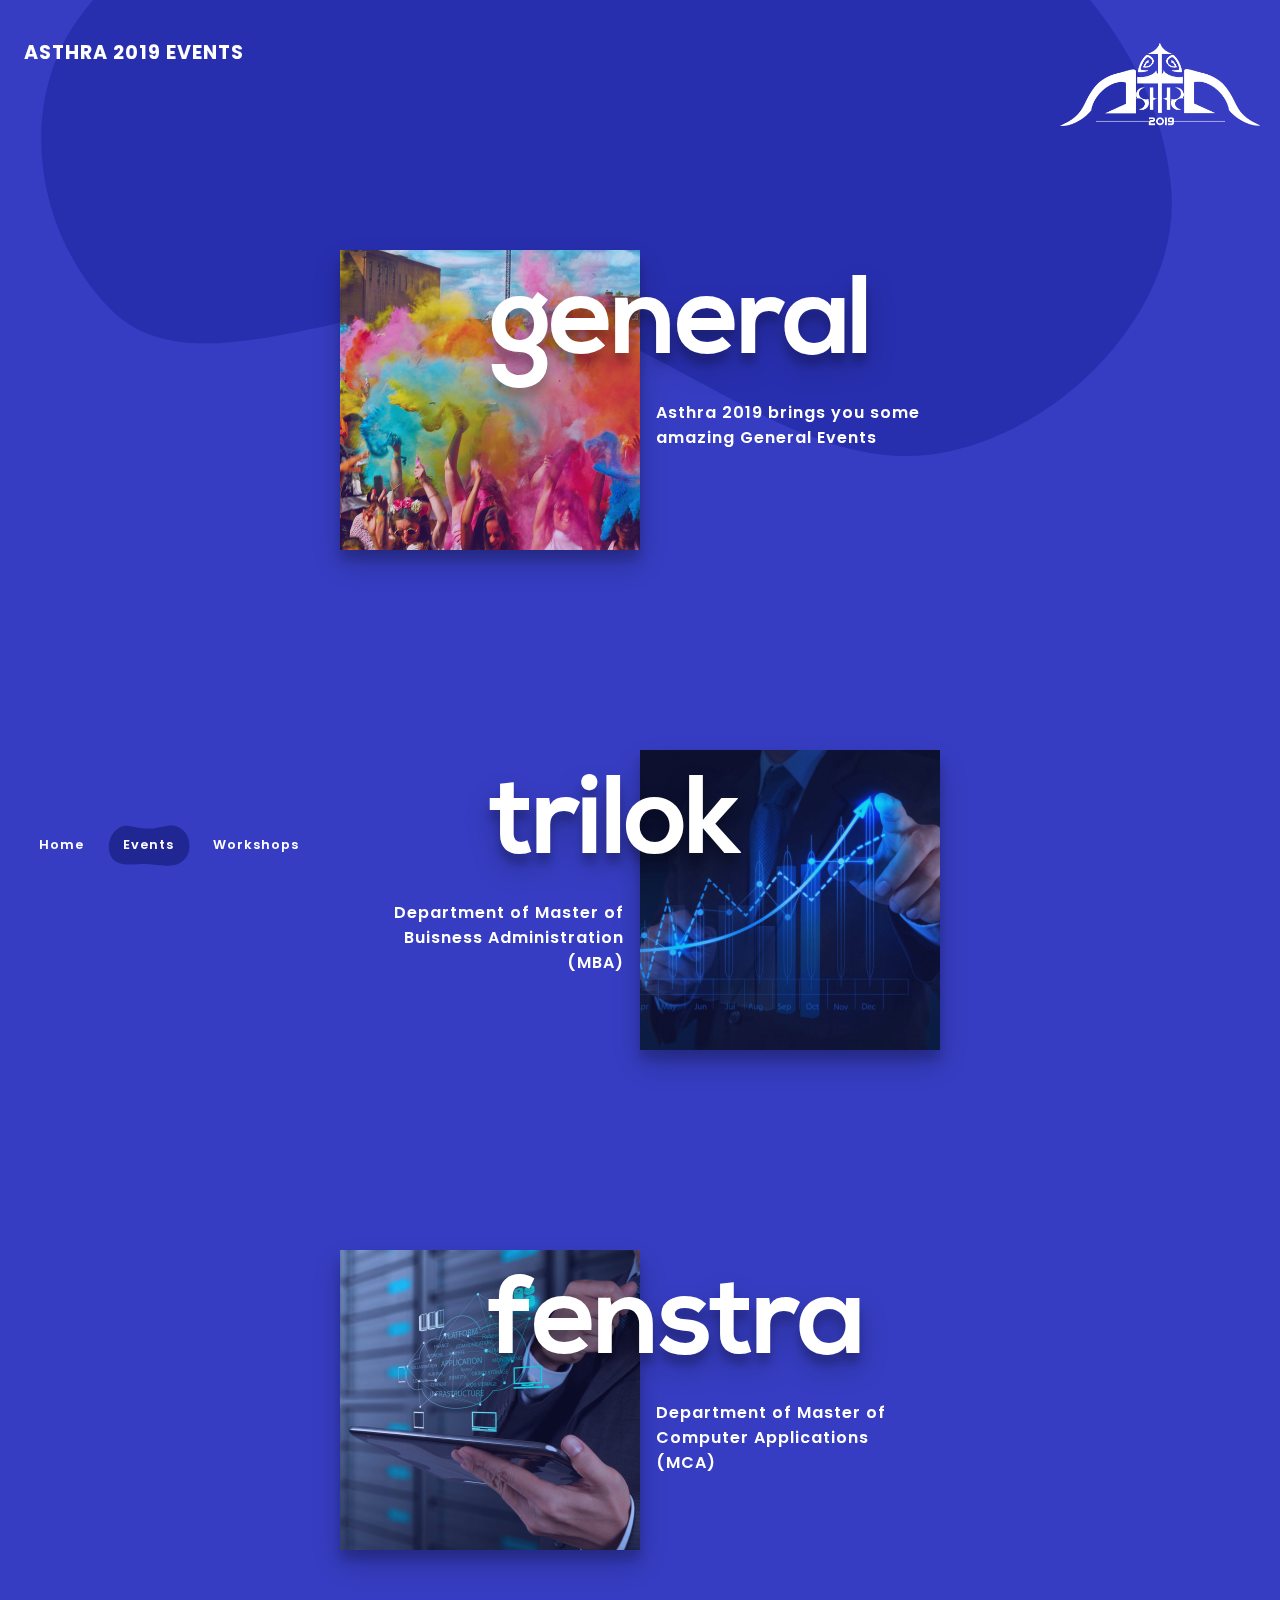
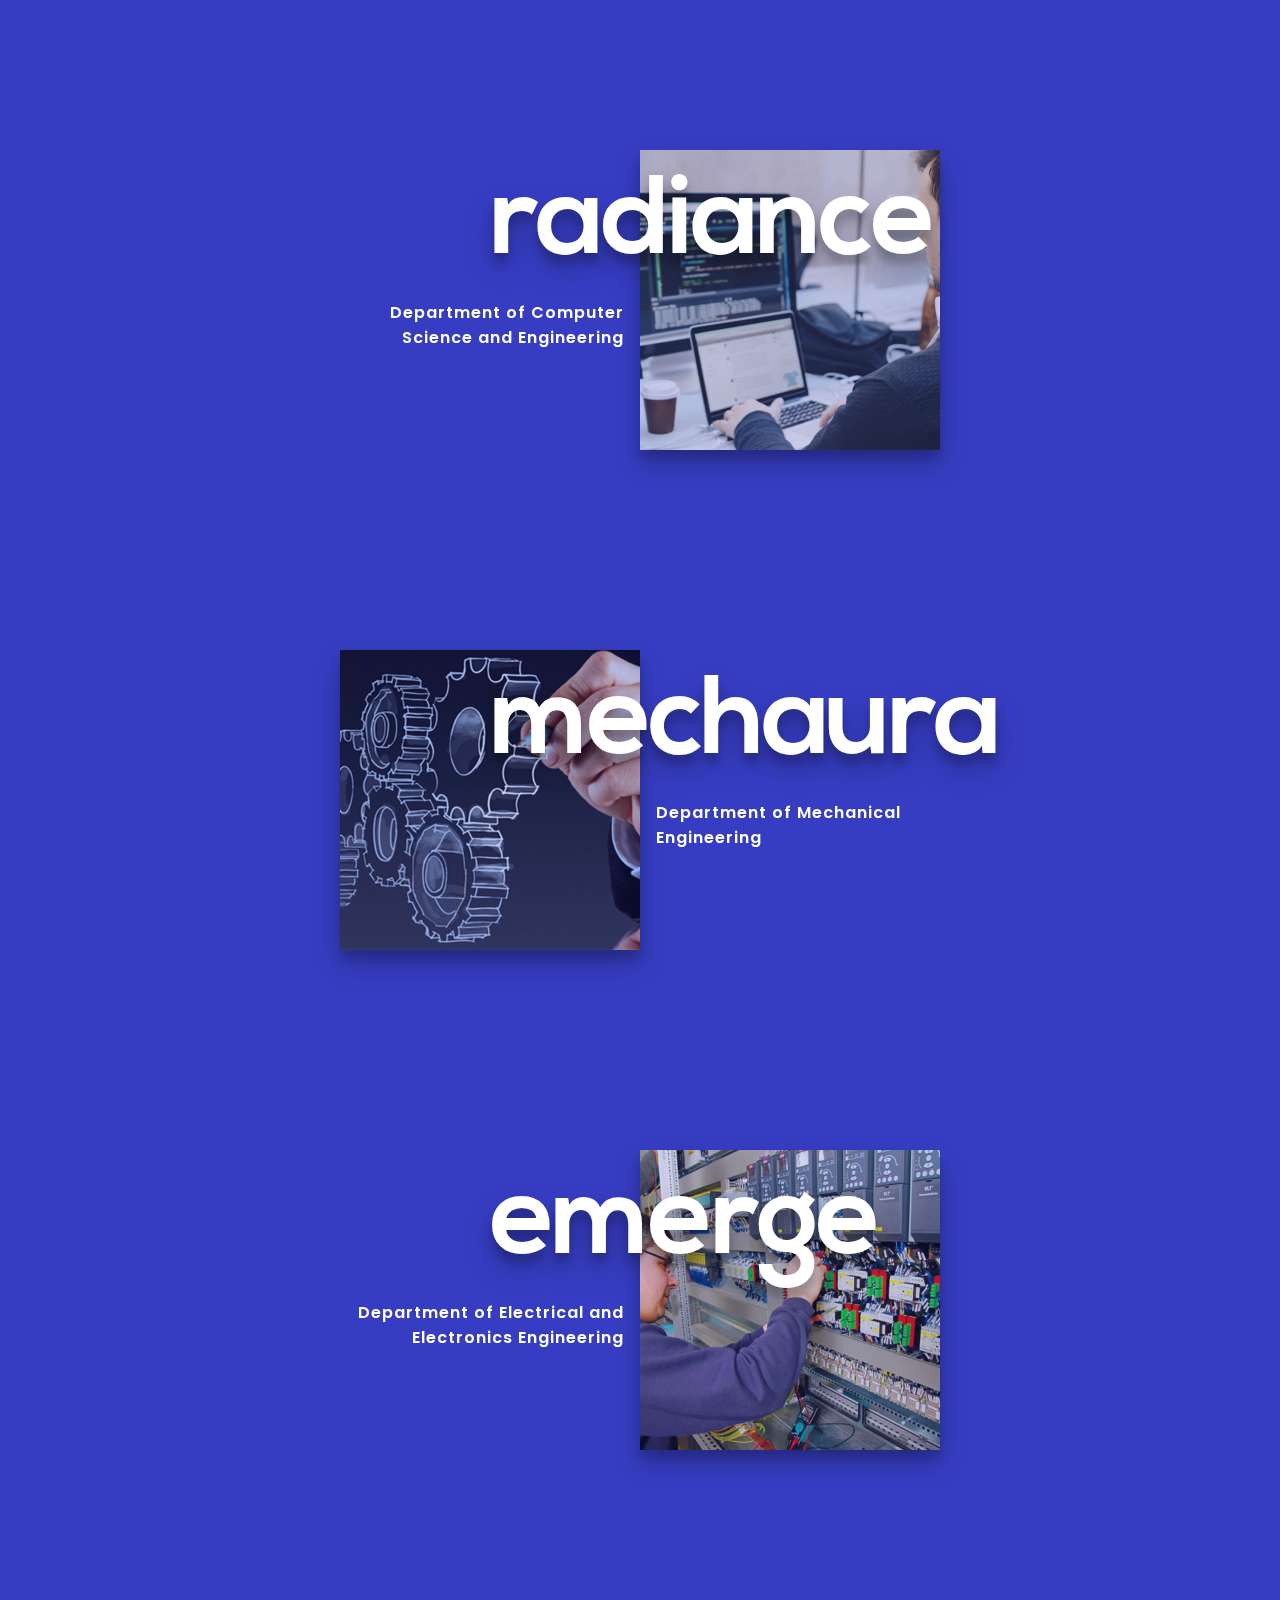
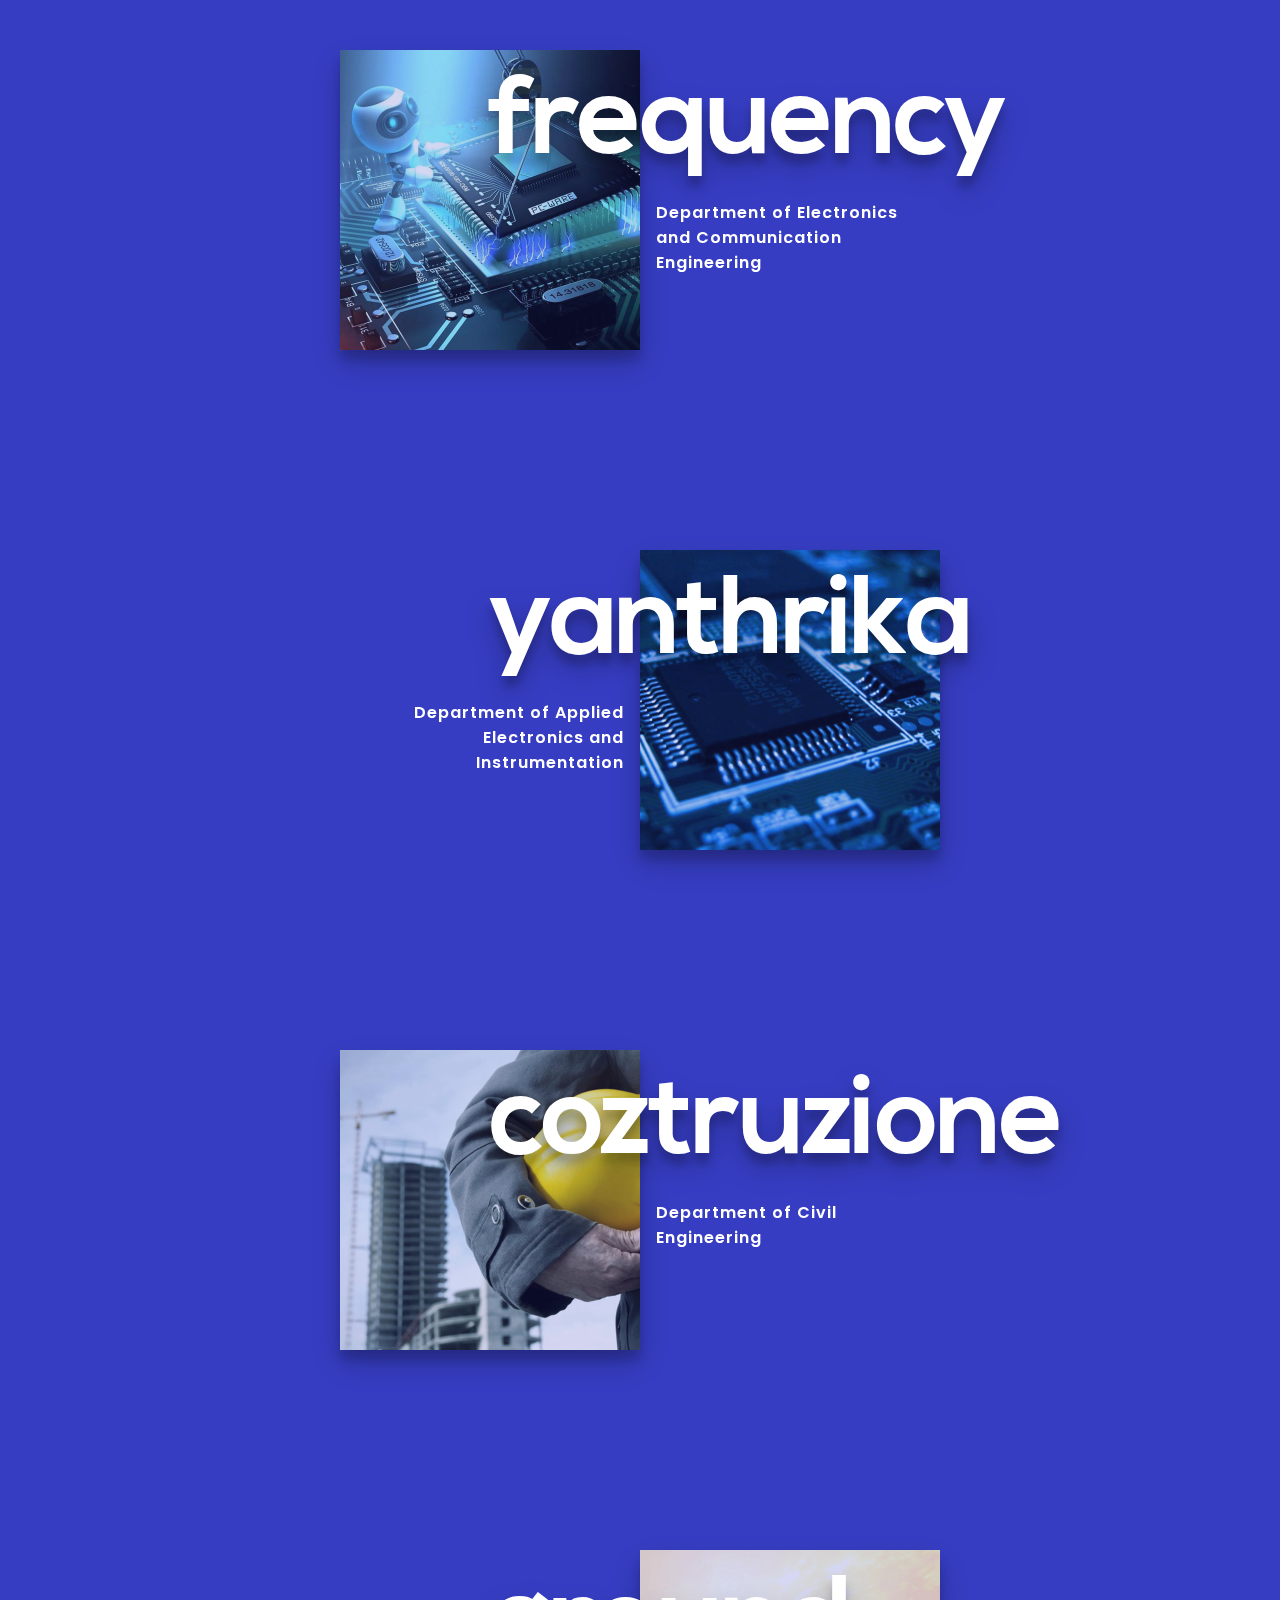
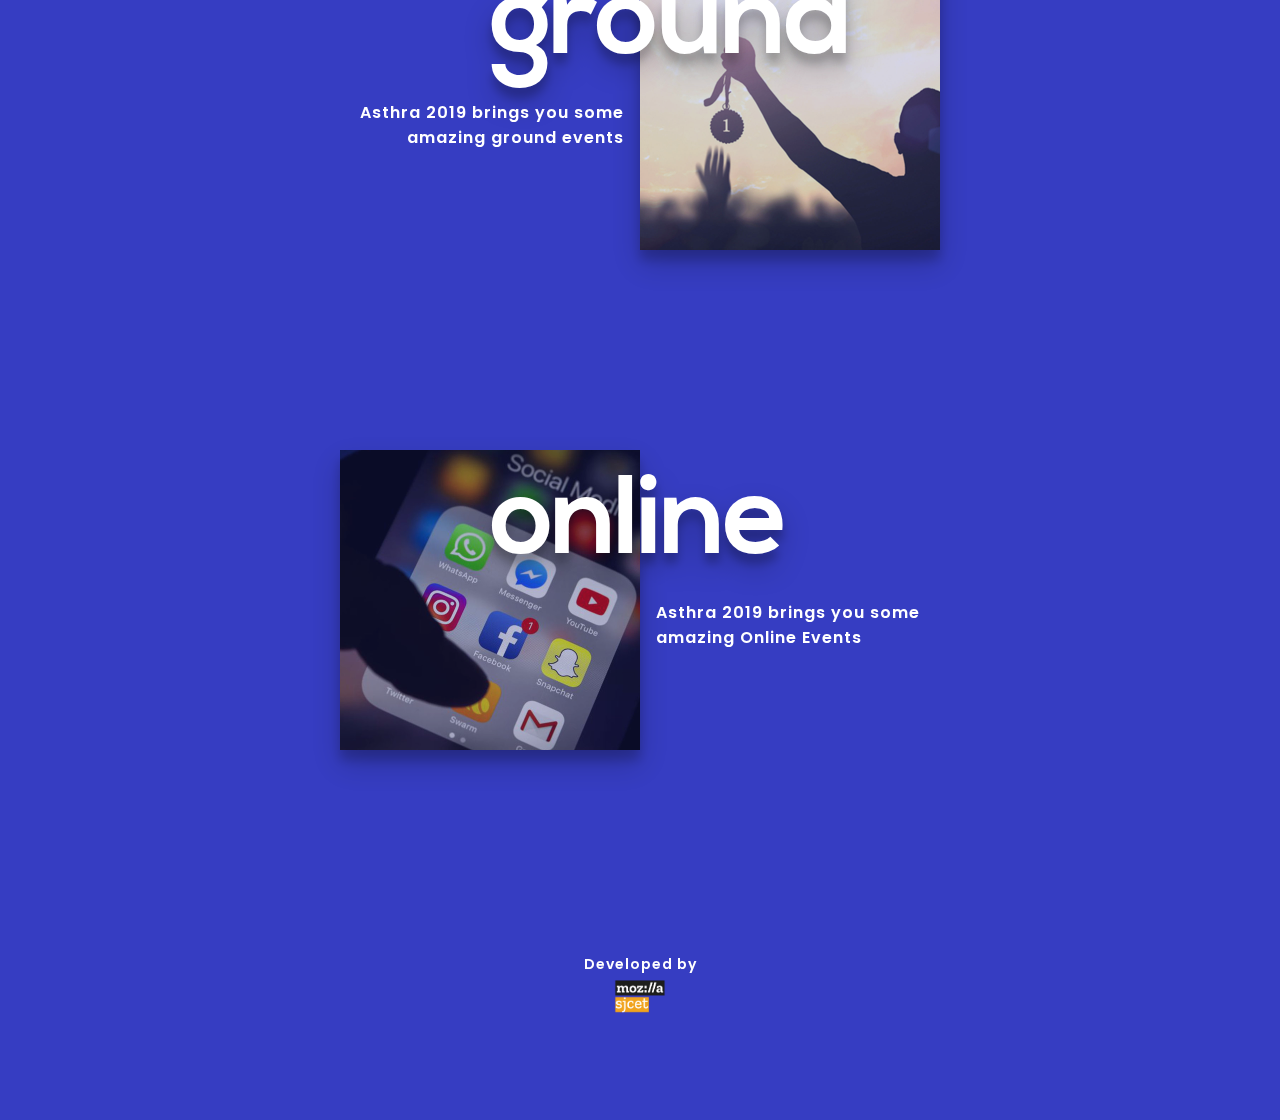
<file: events/index.html>
<!DOCTYPE html>
<html lang="en" class="no-js">
	<head>
	<!--Responsive meta-->
		<meta charset="UTF-8" />
		<meta http-equiv="X-UA-Compatible" content="IE=edge">
		<meta name="viewport" content="width=device-width, initial-scale=1">
		<meta name="theme-color" content="#363dc2">
		<meta name="msapplication-navbutton-color" content="#363dc2">
		<meta name="apple-mobile-web-app-status-bar-style" content="#363dc2">
		<title>ASTHRA 2019 | Future Kerala | The Annual Technical Fiesta | SJCET Palai | Events</title>
  	<!--SEO Data-->
	  <meta name="description" content="Asthra is the annual technical fest of SJCET Palai." />
	  <meta name="keywords" content="Asthra, Asthra 2019, Asthra 2019, Asthra 19, Asthra 2K19,Asthar Sjcet, sjcet Asthra, Asthra SJCET, cultural fest SJCET, Asthra fest, SJCET, PALAI, KTU, KTU TECHFEST" />
	  <meta name="copyright" content="Asthra 2019"/>
	  <meta name="rating" content="General" />
	  <meta name="coverage" content="Worldwide" />
	  <meta name="creator" content="Asthra 2019" />
	  <meta itemprop="name" content="Asthra 2019"/>
	  <meta itemprop="keywords" content="Asthra, Asthra 2018, Asthra 2017, Asthra 2019, Asthra 19, Asthra SJCET Palai, Asthra SJCET, cultural fest SJCET, Asthra fest, SJCET, SJCET Palai, SJCET Asthra"/>
	  <link rel="icon" href="img/Asthra19-Icon.png">
  	<!--custom-->
	  	<link rel="stylesheet" href="https://cdnjs.cloudflare.com/ajax/libs/font-awesome/4.7.0/css/font-awesome.min.css">
		<link href="https://fonts.googleapis.com/css?family=Poppins:400,500,600,700,800,900" rel="stylesheet">
		<link rel="stylesheet" type="text/css" href="css/normalize.css" />
		<link rel="stylesheet" type="text/css" href="css/demo.css" />
		<link rel="stylesheet" type="text/css" href="css/demo.min.css" />
		<script>
			document.documentElement.className = 'js';
			var supportsCssVars = function() {
				var s = document.createElement('style'),
				support;

				s.innerHTML = "root: { --tmp-var: bold; }";
				document.head.appendChild(s);
				support = !!(window.CSS && window.CSS.supports && window.CSS.supports('font-weight', 'var(--tmp-var)'));
				s.parentNode.removeChild(s);
				return support;
			}
			if (!supportsCssVars()) alert('Please view this page in a modern browser that supports CSS Variables.')
		</script>
		<!-- Global site tag (gtag.js) - Google Analytics -->
		<script async src="https://www.googletagmanager.com/gtag/js?id=UA-133228764-1"></script>
		<script>
			window.dataLayer = window.dataLayer || [];
			function gtag(){dataLayer.push(arguments);}
			gtag('js', new Date());

			gtag('config', 'UA-133228764-1');
		</script>
	</head>
	<body class="loading">
		<svg class="hidden">
			<symbol id="shape-demo" viewBox="0 0 200 100">
				<title>shape demo</title>
				<path d="M 6.144,74.1 C 20.4,107.4 70.13,94.33 94.22,95.74 121.3,97.41 130.8,101.1 154.7,99.38 178.6,97.72 201.9,78.95 199.4,46.86 197.1,14.96 174.9,4.781 161.4,1.827 147.9,-1.128 119.8,8.284 105.6,8.766 85.34,9.449 81.91,7.628 51.08,2.334 17.26,-3.482 -8.105,40.84 6.144,74.1 Z" />
			</symbol>
		</svg>
		<main>
			<div class="morph-wrap">
				<svg class="morph" width="1400" height="770" viewBox="0 0 1400 770">
					<path d="M 262.9,252.2 C 210.1,338.2 212.6,487.6 288.8,553.9 372.2,626.5 511.2,517.8 620.3,536.3 750.6,558.4 860.3,723 987.3,686.5 1089,657.3 1168,534.7 1173,429.2 1178,313.7 1096,189.1 995.1,130.7 852.1,47.07 658.8,78.95 498.1,119.2 410.7,141.1 322.6,154.8 262.9,252.2 Z"/>
				</svg>
			</div>
			<div class="content content--fixed">
				<header class="codrops-header">
					<img src="img/logo.png" class="header-icon">
					<h1 class="codrops-header__title">Asthra 2019 Events</h1>

				</header>
				<nav class="demos">
					<a class="demo" href="../index.html"><svg class="decoshape"><use xlink:href="#shape-demo"></use></svg>Home</a>
					<a class="demo demo--current" href="#"><svg class="decoshape" preserveAspectRatio="none"><use xlink:href="#shape-demo"></use></svg>Events</a>
					<a class="demo" href="workshops.html"><svg class="decoshape"><use xlink:href="#shape-demo"></use></svg>Workshops</a>
				</nav>
				<a class="pater" href="index.html">
					<svg class="pater__deco" width="300" height="240" viewBox="0 0 1000 800">
						<path d="M27.4,171.8C73,42.9,128.6,1,128.6,1s0,0,0,0c58.5,0,368.3,0.3,873.2,0.8c38.5,211,42.1,373.5,38.9,476.7c-2.5,80.3-10.6,174.9-76.7,247.8c-15.1,16.6-37.4,41.2-72.8,53.9c-92.4,33.1-173-50.8-283.9-99.4c-224.3-98.4-334.9,51.4-472.2-45.6C-6.3,535.2-14.5,290.6,27.4,171.8z"/>
					</svg>
					<center><img class="pater__img" src="img/logo.png" alt="Asthra 2019 Logo" /></center>

				</a>

			</div>
			<div class="container">
			<div class="content-wrap">
				<a href="generalevents.html">
					<div class="content content--layout content--layout-1">
				  <img class="content__img" src="img/allevents/general.jpg" alt="General Events" />
					<h3 class="content__title">General</h3>
					<p class="content__desc">Asthra 2019 brings you some amazing General Events</p>
					</div>
				</a>
			</div>
			<div class="content-wrap">
				<a href="trilok.html">
				<div class="content content--layout content--layout-2">
					<img class="content__img" src="img/allevents/mba.jpg" alt="MBA Events" />
					<h3 class="content__title">trilok</h3>
					<p class="content__desc">Department of Master of Buisness Administration (MBA)</p>
				</div>
			</a>
			</div>
			<div class="content-wrap">
				<a href="fenstra.html">
				<div class="content content--layout content--layout-1">
					<img class="content__img" src="img/allevents/mca.jpg" alt="MCA Events" />
					<h3 class="content__title">Fenstra</h3>
					<p class="content__desc">Department of Master of Computer Applications (MCA)</p>
				</div>
			</a>
			</div>
			<div class="content-wrap">
				<a href="radiance.html">
				<div class="content content--layout content--layout-2">
					<img class="content__img" src="img/allevents/cse.jpg" alt="CSE Events" />
					<h3 class="content__title">radiance</h3>
					<p class="content__desc">Department of Computer Science and Engineering</p>
				</div>
			</a>
			</div>
			<div class="content-wrap">
				<a href="mechaura.html">
				<div class="content content--layout content--layout-1">
					<img class="content__img" src="img/allevents/me.jpg" alt="ME Events" />
					<h3 class="content__title">mechaura</h3>
					<p class="content__desc">Department of Mechanical Engineering</p>
				</div>
			</a>
			</div>
			<div class="content-wrap">
				<a href="emerge.html">
				<div class="content content--layout content--layout-2">
					<img class="content__img" src="img/allevents/eee.jpg" alt="EEE Events" />
					<h3 class="content__title">Emerge</h3>
					<p class="content__desc">Department of Electrical and Electronics Engineering</p>
				</div>
			</a>
			</div>
			<div class="content-wrap">
				<a href="frequency.html">
				<div class="content content--layout content--layout-1">
					<img class="content__img" src="img/allevents/ece.jpg" alt="ECE Events" />
					<h3 class="content__title">frequency</h3>
					<p class="content__desc">Department of Electronics and Communication Engineering</p>
				</div>
			</a>
			</div>
			<div class="content-wrap">
				<a href="yanthrika.html">
				<div class="content content--layout content--layout-2">
					<img class="content__img" src="img/allevents/aei.jpg" alt="AEI Events" />
					<h3 class="content__title">yanthrika</h3>
					<p class="content__desc">Department of Applied Electronics and Instrumentation</p>
				</div>
			</a>
		</div>
				<div class="content-wrap">
					<a href="coztruzione.html">
					<div class="content content--layout content--layout-1">
						<img class="content__img" src="img/allevents/ce.jpg" alt="CE Events" />
						<h3 class="content__title">coztruzione</h3>
						<p class="content__desc">Department of Civil Engineering</p>
					</div>
				</a>
			</div>
			<!--<div class="content-wrap">
				<a href="societyevents.html">
				<div class="content content--layout content--layout-2">
					<img class="content__img" src="img/allevents/society.jpg" alt="Society Events" />
					<h3 class="content__title">Societies</h3>
					<p class="content__desc">Events organized by various societies in the campus</p>
				</div>
			</a>
		</div>-->
		<div class="content-wrap">
			<a href="groundevents.html">
			<div class="content content--layout content--layout-2">
				<img class="content__img" src="img/allevents/ground.jpg" alt="Ground Events" />
				<h3 class="content__title">Ground</h3>
				<p class="content__desc">Asthra 2019 brings you some amazing ground events</p>
			</div>
		</a>
		</div>
		<div class="content-wrap">
			<a href="onlineevents.html">
				<div class="content content--layout content--layout-1">
				<img class="content__img" src="img/allevents/online.jpg" alt="Online Events" />
				<h3 class="content__title">Online</h3>
				<p class="content__desc">Asthra 2019 brings you some amazing Online Events</p>
				</div>
			</a>
		</div>
		</div>
			<section class="content content--related">
				<center><div class="content__info footer">Developed by </div><a href="https://www.instagram.com/mozilla.sjcet/" target="_blank"><img src="img/Logo-MozillaSJCET.png" style="height:36px;" alt="Mozilla SJCET"></a></center>
			</section>
		</main>
		<script src="js/imagesloaded.pkgd.min.js"></script>
		<script src="js/anime.min.js"></script>
		<script src="js/scrollMonitor.js"></script>
		<script src="js/demo1.js"></script>

	</body>
</html>
</file>
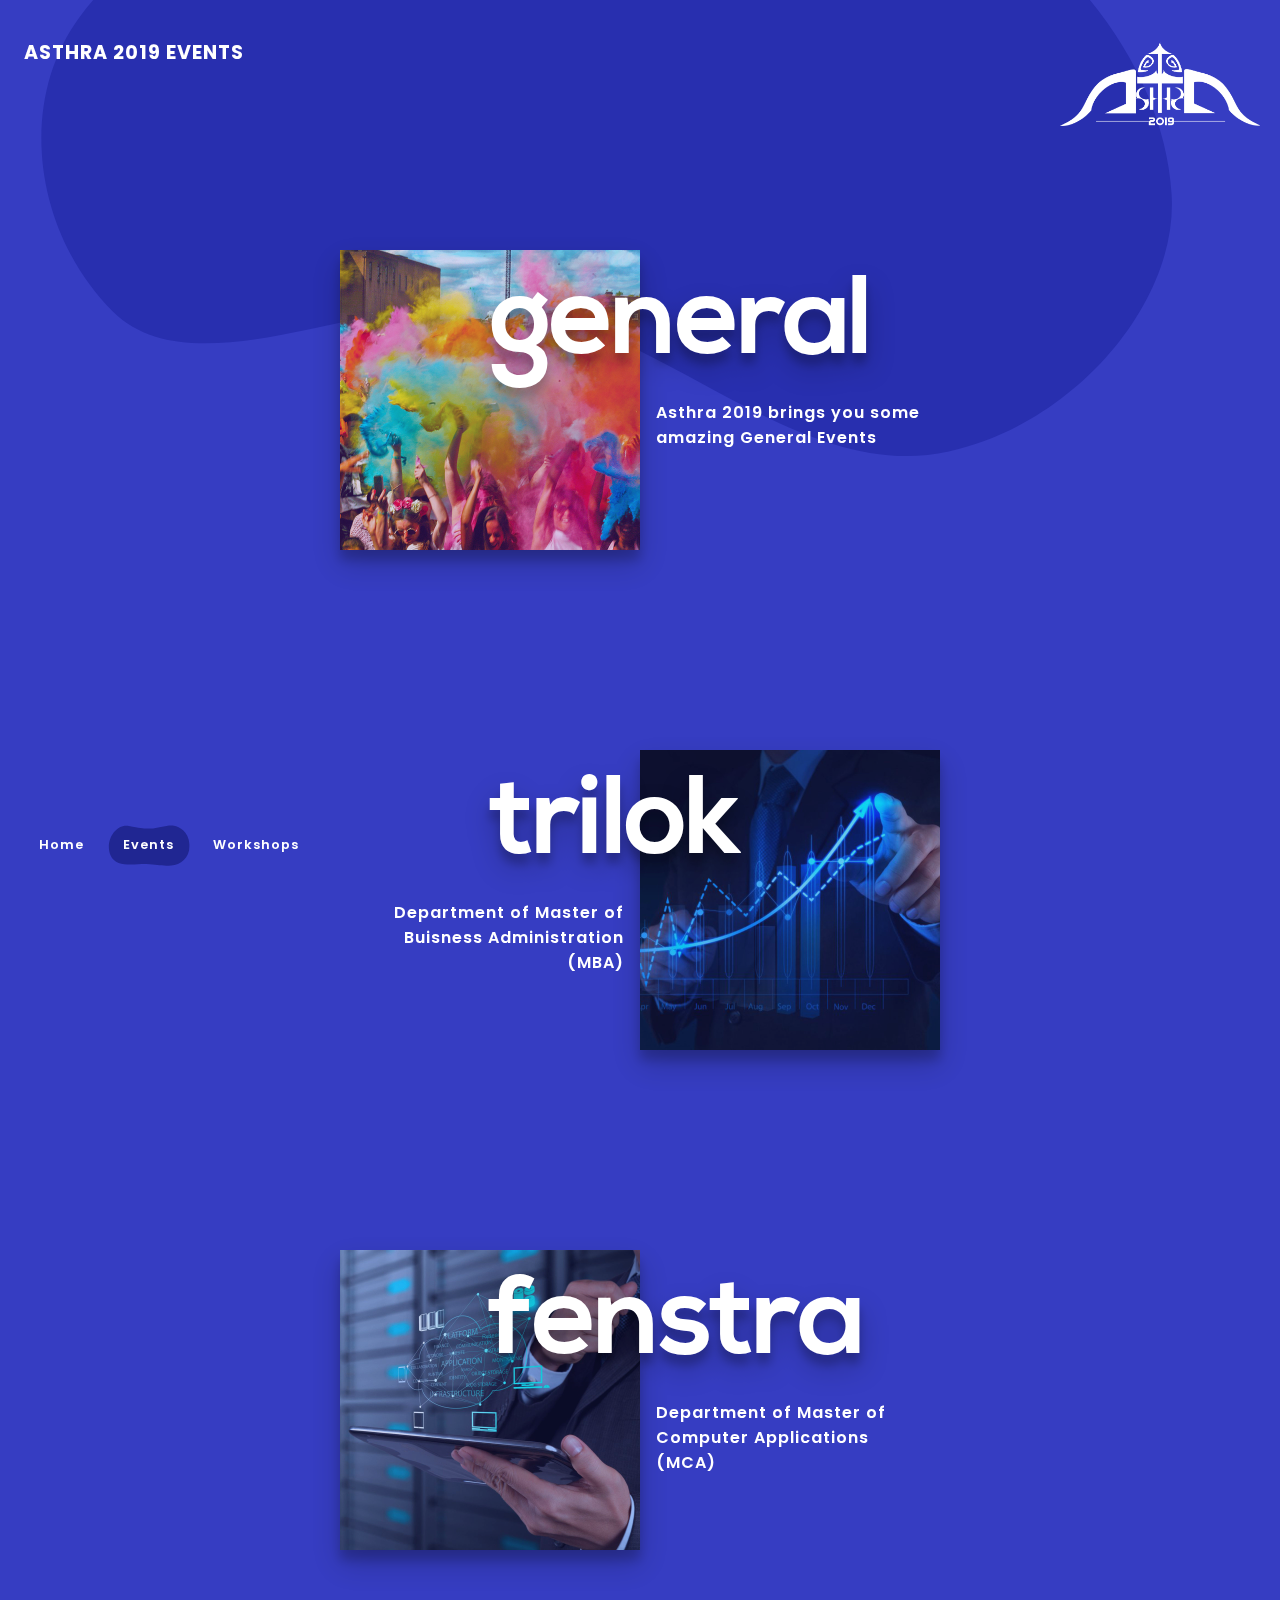
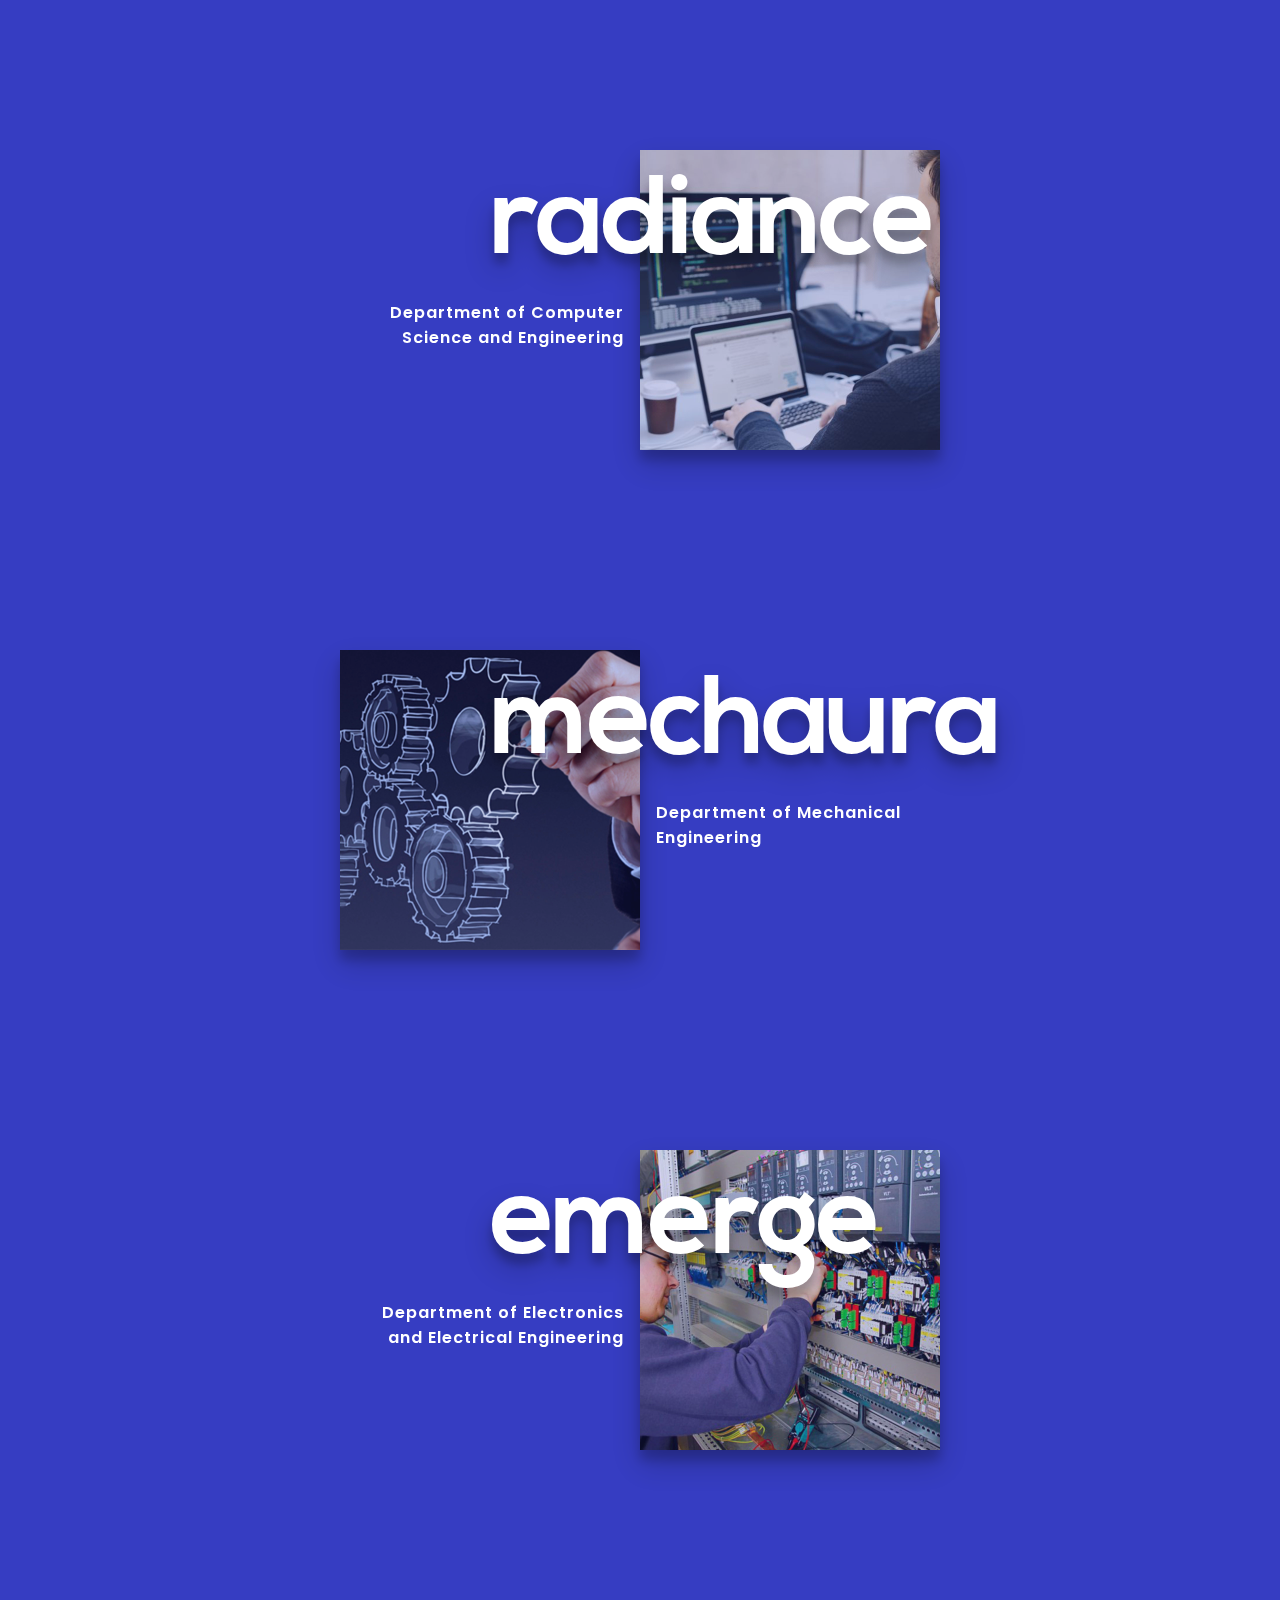
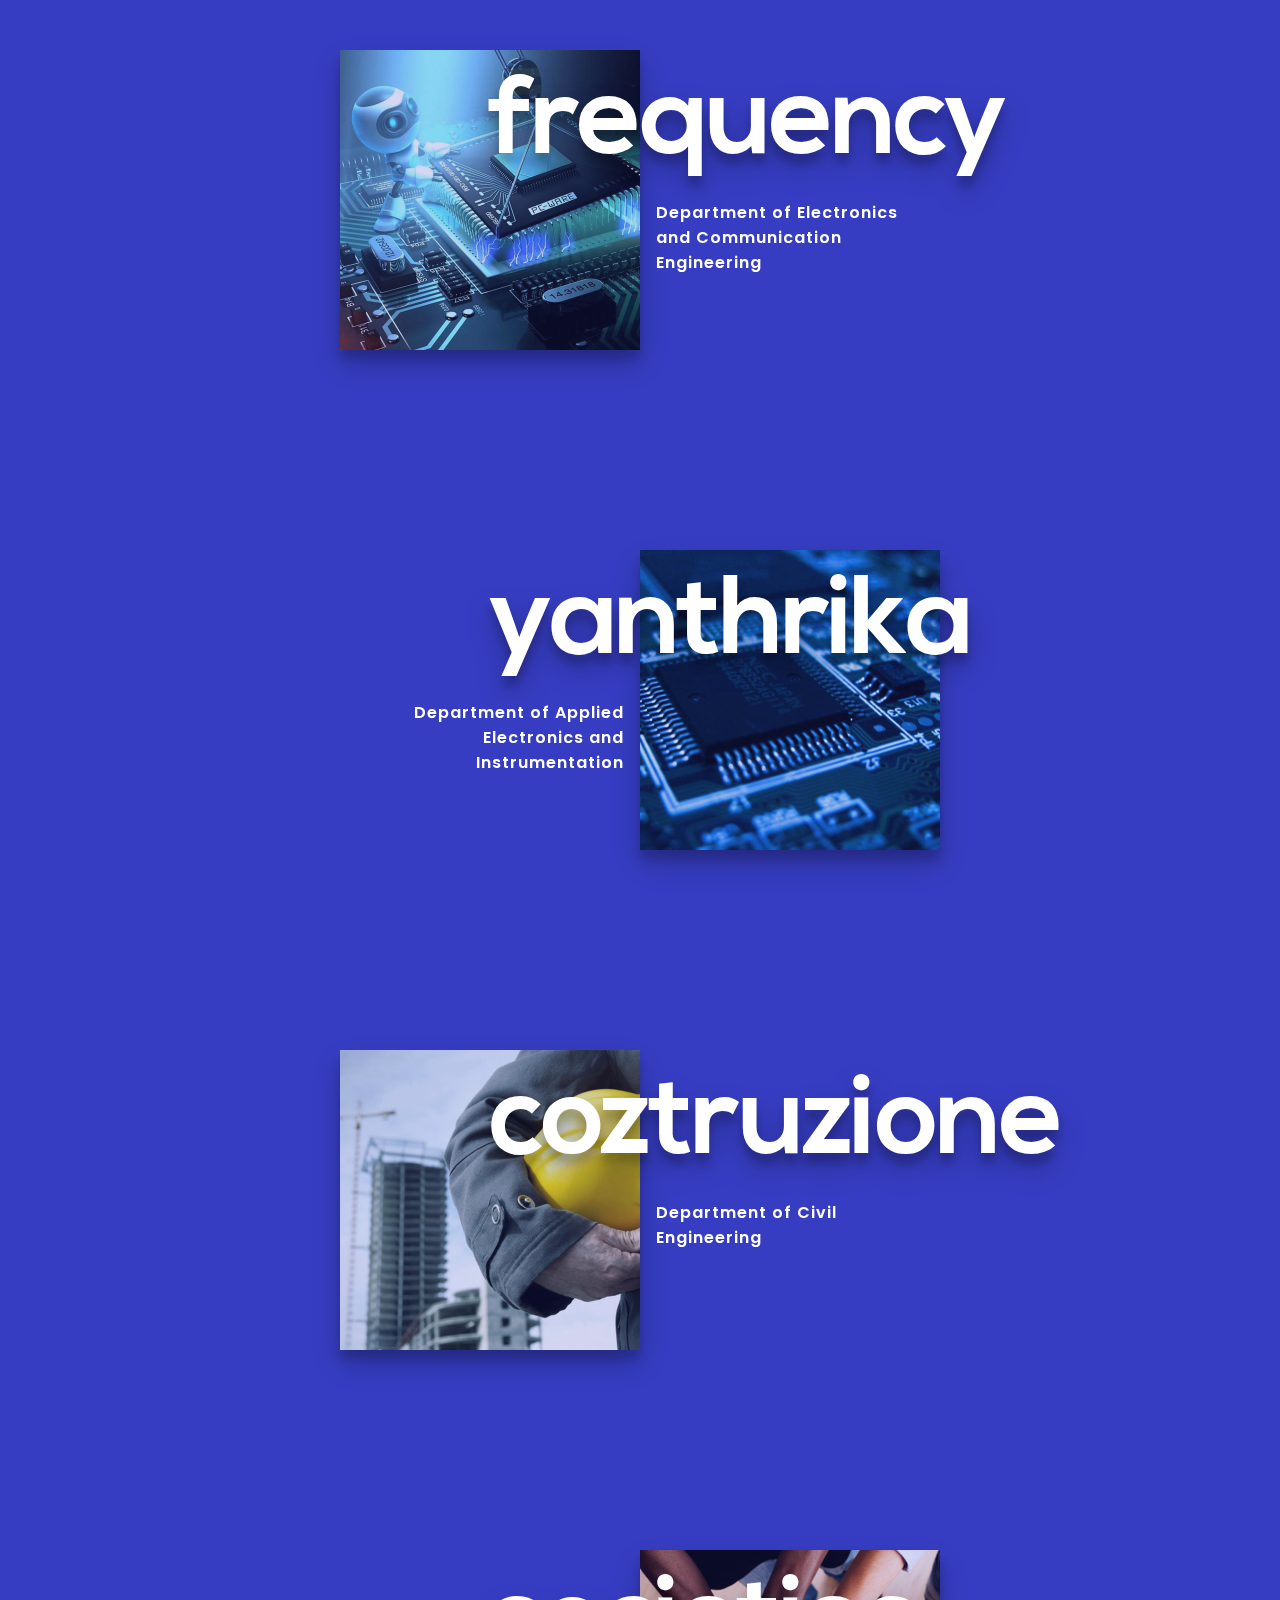
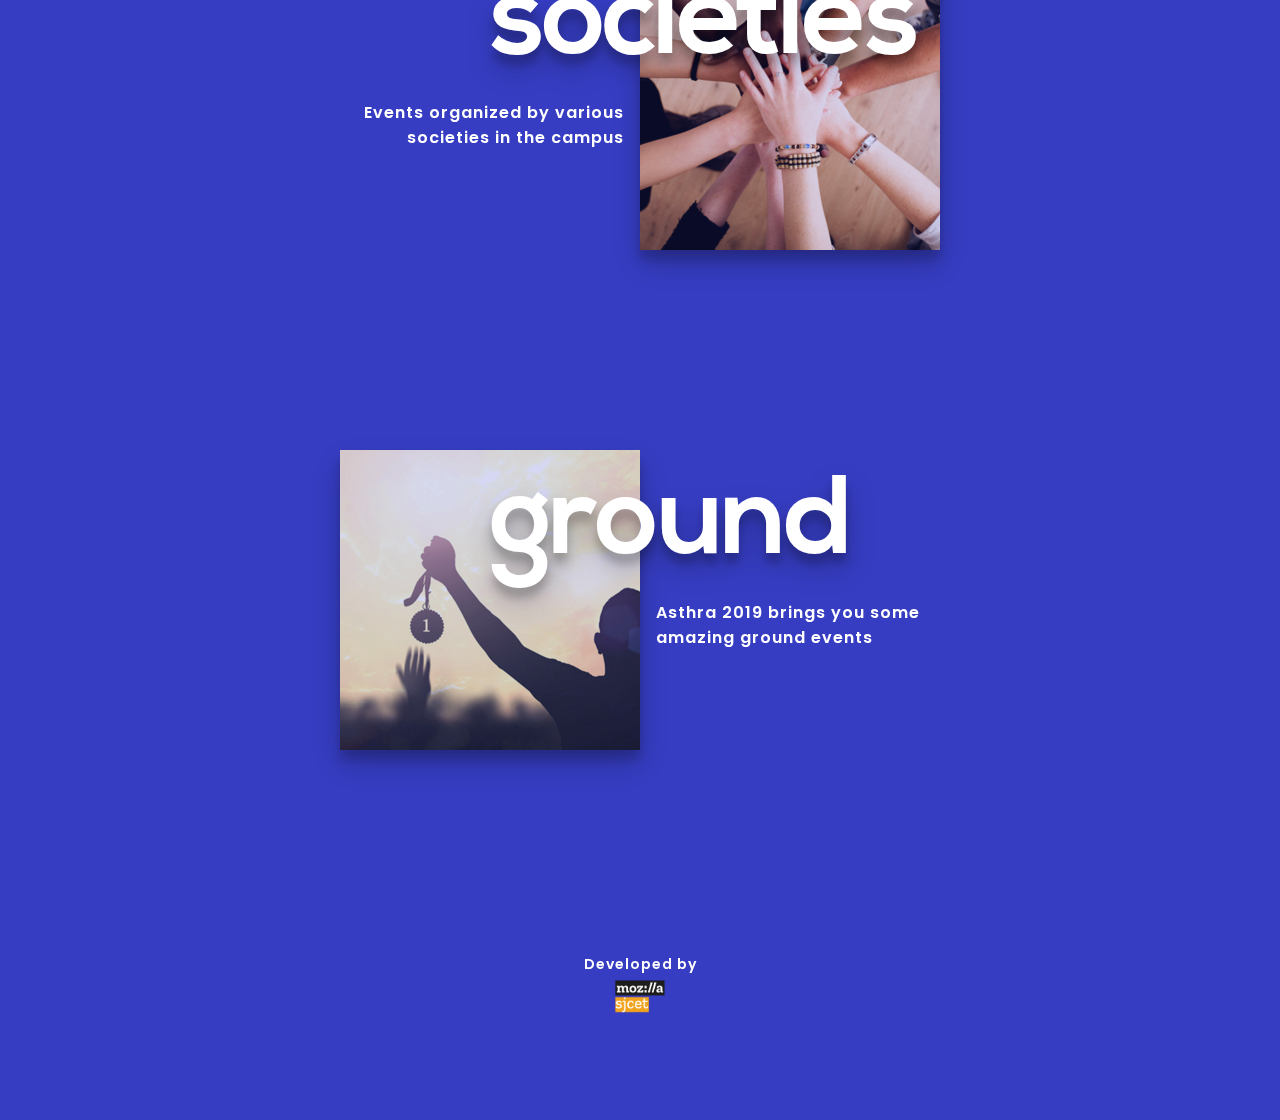
<file: events/events/index.html>
<!DOCTYPE html>
<html lang="en" class="no-js">
	<head>
	<!--Responsive meta-->
		<meta charset="UTF-8" />
		<meta http-equiv="X-UA-Compatible" content="IE=edge">
		<meta name="viewport" content="width=device-width, initial-scale=1">
		<meta name="theme-color" content="#363dc2">
		<meta name="msapplication-navbutton-color" content="#363dc2">
		<meta name="apple-mobile-web-app-status-bar-style" content="#363dc2">
		<title>ASTHRA 2019 | Events</title>
  	<!--SEO Data-->
	  <meta name="description" content="Asthra is the annual technical fest of SJCET Palai." />
	  <meta name="keywords" content="Asthra, Asthra 2019, Asthra 2019, Asthra 19, Asthra 2K19,Asthar Sjcet, sjcet Asthra, Asthra SJCET, cultural fest SJCET, Asthra fest, SJCET, PALAI, KTU, KTU TECHFEST" />
	  <meta name="copyright" content="Asthra 2019"/>
	  <meta name="rating" content="General" />
	  <meta name="coverage" content="Worldwide" />
	  <meta name="creator" content="Asthra 2019" />
	  <meta itemprop="name" content="Asthra 2019"/>
	  <meta itemprop="keywords" content="Asthra, Asthra 2018, Asthra 2017, Asthra 2019, Asthra 19, Asthra SJCET Palai, Asthra SJCET, cultural fest SJCET, Asthra fest, SJCET, SJCET Palai, SJCET Asthra"/>
	  <link rel="icon" href="img/Asthra19-Icon.png">
  	<!--custom-->
	  	<link rel="stylesheet" href="https://cdnjs.cloudflare.com/ajax/libs/font-awesome/4.7.0/css/font-awesome.min.css">
		<link href="https://fonts.googleapis.com/css?family=Poppins:400,500,600,700,800,900" rel="stylesheet">
		<link rel="stylesheet" type="text/css" href="css/normalize.css" />
		<link rel="stylesheet" type="text/css" href="css/demo.css" />
		<link rel="stylesheet" type="text/css" href="css/demo.min.css" />
		<script>
			document.documentElement.className = 'js';
			var supportsCssVars = function() {
				var s = document.createElement('style'),
				support;

				s.innerHTML = "root: { --tmp-var: bold; }";
				document.head.appendChild(s);
				support = !!(window.CSS && window.CSS.supports && window.CSS.supports('font-weight', 'var(--tmp-var)'));
				s.parentNode.removeChild(s);
				return support;
			}
			if (!supportsCssVars()) alert('Please view this page in a modern browser that supports CSS Variables.')
		</script>
	</head>
	<body class="loading">
		<svg class="hidden">
			<symbol id="shape-demo" viewBox="0 0 200 100">
				<title>shape demo</title>
				<path d="M 6.144,74.1 C 20.4,107.4 70.13,94.33 94.22,95.74 121.3,97.41 130.8,101.1 154.7,99.38 178.6,97.72 201.9,78.95 199.4,46.86 197.1,14.96 174.9,4.781 161.4,1.827 147.9,-1.128 119.8,8.284 105.6,8.766 85.34,9.449 81.91,7.628 51.08,2.334 17.26,-3.482 -8.105,40.84 6.144,74.1 Z" />
			</symbol>
		</svg>
		<main>
			<div class="morph-wrap">
				<svg class="morph" width="1400" height="770" viewBox="0 0 1400 770">
					<path d="M 262.9,252.2 C 210.1,338.2 212.6,487.6 288.8,553.9 372.2,626.5 511.2,517.8 620.3,536.3 750.6,558.4 860.3,723 987.3,686.5 1089,657.3 1168,534.7 1173,429.2 1178,313.7 1096,189.1 995.1,130.7 852.1,47.07 658.8,78.95 498.1,119.2 410.7,141.1 322.6,154.8 262.9,252.2 Z"/>
				</svg>
			</div>
			<div class="content content--fixed">
				<header class="codrops-header">
					<img src="img/logo.png" class="header-icon">
					<h1 class="codrops-header__title">Asthra 2019 Events</h1>

				</header>
				<nav class="demos">
					<a class="demo" href="../index.html"><svg class="decoshape"><use xlink:href="#shape-demo"></use></svg>Home</a>
					<a class="demo demo--current" href="#"><svg class="decoshape" preserveAspectRatio="none"><use xlink:href="#shape-demo"></use></svg>Events</a>
					<a class="demo" href="workshops.html"><svg class="decoshape"><use xlink:href="#shape-demo"></use></svg>Workshops</a>
				</nav>
				<a class="pater" href="index.html">
					<svg class="pater__deco" width="300" height="240" viewBox="0 0 1000 800">
						<path d="M27.4,171.8C73,42.9,128.6,1,128.6,1s0,0,0,0c58.5,0,368.3,0.3,873.2,0.8c38.5,211,42.1,373.5,38.9,476.7c-2.5,80.3-10.6,174.9-76.7,247.8c-15.1,16.6-37.4,41.2-72.8,53.9c-92.4,33.1-173-50.8-283.9-99.4c-224.3-98.4-334.9,51.4-472.2-45.6C-6.3,535.2-14.5,290.6,27.4,171.8z"/>
					</svg>
					<center><img class="pater__img" src="img/logo.png" alt="Asthra 2019 Logo" /></center>

				</a>

			</div>
			<div class="container">
			<div class="content-wrap">
				<a href="generalevents.html">
					<div class="content content--layout content--layout-1">
				  <img class="content__img" src="img/allevents/general.jpg" alt="General Events" />
					<h3 class="content__title">General</h3>
					<p class="content__desc">Asthra 2019 brings you some amazing General Events</p>
					</div>
				</a>
			</div>
			<div class="content-wrap">
				<a href="trilok.html">
				<div class="content content--layout content--layout-2">
					<img class="content__img" src="img/allevents/mba.jpg" alt="MBA Events" />
					<h3 class="content__title">trilok</h3>
					<p class="content__desc">Department of Master of Buisness Administration (MBA)</p>
				</div>
			</a>
			</div>
			<div class="content-wrap">
				<a href="fenstra.html">
				<div class="content content--layout content--layout-1">
					<img class="content__img" src="img/allevents/mca.jpg" alt="MCA Events" />
					<h3 class="content__title">Fenstra</h3>
					<p class="content__desc">Department of Master of Computer Applications (MCA)</p>
				</div>
			</a>
			</div>
			<div class="content-wrap">
				<a href="radiance.html">
				<div class="content content--layout content--layout-2">
					<img class="content__img" src="img/allevents/cse.jpg" alt="CSE Events" />
					<h3 class="content__title">radiance</h3>
					<p class="content__desc">Department of Computer Science and Engineering</p>
				</div>
			</a>
			</div>
			<div class="content-wrap">
				<a href="mechaura.html">
				<div class="content content--layout content--layout-1">
					<img class="content__img" src="img/allevents/me.jpg" alt="ME Events" />
					<h3 class="content__title">mechaura</h3>
					<p class="content__desc">Department of Mechanical Engineering</p>
				</div>
			</a>
			</div>
			<div class="content-wrap">
				<a href="emerge.html">
				<div class="content content--layout content--layout-2">
					<img class="content__img" src="img/allevents/eee.jpg" alt="EEE Events" />
					<h3 class="content__title">Emerge</h3>
					<p class="content__desc">Department of Electronics and Electrical Engineering</p>
				</div>
			</a>
			</div>
			<div class="content-wrap">
				<a href="frequency.html">
				<div class="content content--layout content--layout-1">
					<img class="content__img" src="img/allevents/ece.jpg" alt="ECE Events" />
					<h3 class="content__title">frequency</h3>
					<p class="content__desc">Department of Electronics and Communication Engineering</p>
				</div>
			</a>
			</div>
			<div class="content-wrap">
				<a href="yanthrika.html">
				<div class="content content--layout content--layout-2">
					<img class="content__img" src="img/allevents/aei.jpg" alt="AEI Events" />
					<h3 class="content__title">yanthrika</h3>
					<p class="content__desc">Department of Applied Electronics and Instrumentation</p>
				</div>
			</a>
		</div>
				<div class="content-wrap">
					<a href="coztruzione.html">
					<div class="content content--layout content--layout-1">
						<img class="content__img" src="img/allevents/ce.jpg" alt="CE Events" />
						<h3 class="content__title">coztruzione</h3>
						<p class="content__desc">Department of Civil Engineering</p>
					</div>
				</a>
			</div>
			<div class="content-wrap">
				<a href="societyevents.html">
				<div class="content content--layout content--layout-2">
					<img class="content__img" src="img/allevents/society.jpg" alt="Society Events" />
					<h3 class="content__title">Societies</h3>
					<p class="content__desc">Events organized by various societies in the campus</p>
				</div>
			</a>
		</div>
		<div class="content-wrap">
			<a href="groundevents.html">
			<div class="content content--layout content--layout-1">
				<img class="content__img" src="img/allevents/ground.jpg" alt="Ground Events" />
				<h3 class="content__title">Ground</h3>
				<p class="content__desc">Asthra 2019 brings you some amazing ground events</p>
			</div>
		</a>
		</div>
		</div>
			<section class="content content--related">
				<center><div class="content__info footer">Developed by </div><a href="https://www.instagram.com/mozilla.sjcet/" target="_blank"><img src="img/Logo-MozillaSJCET.png" style="height:36px;" alt="Mozilla SJCET"></a></center>
			</section>
		</main>
		<script src="js/imagesloaded.pkgd.min.js"></script>
		<script src="js/anime.min.js"></script>
		<script src="js/scrollMonitor.js"></script>
		<script src="js/demo1.js"></script>

	</body>
</html>
</file>
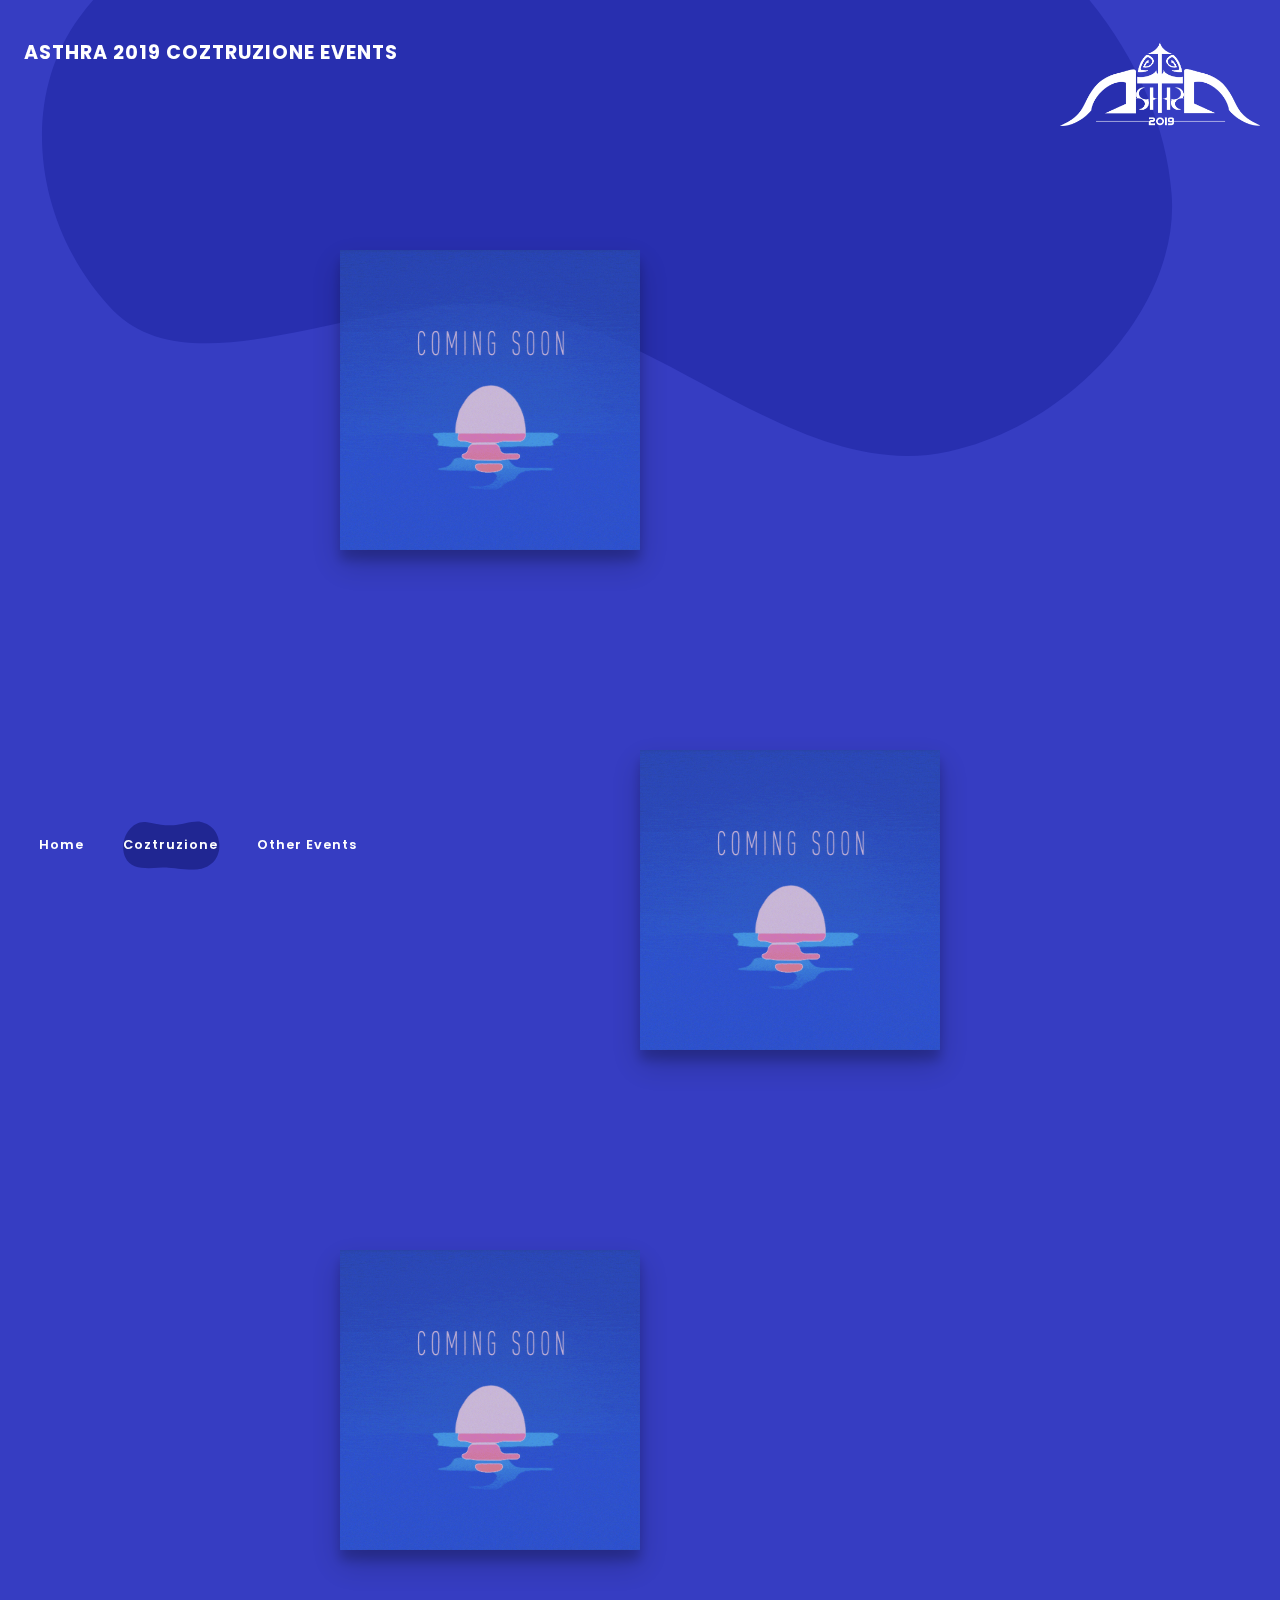
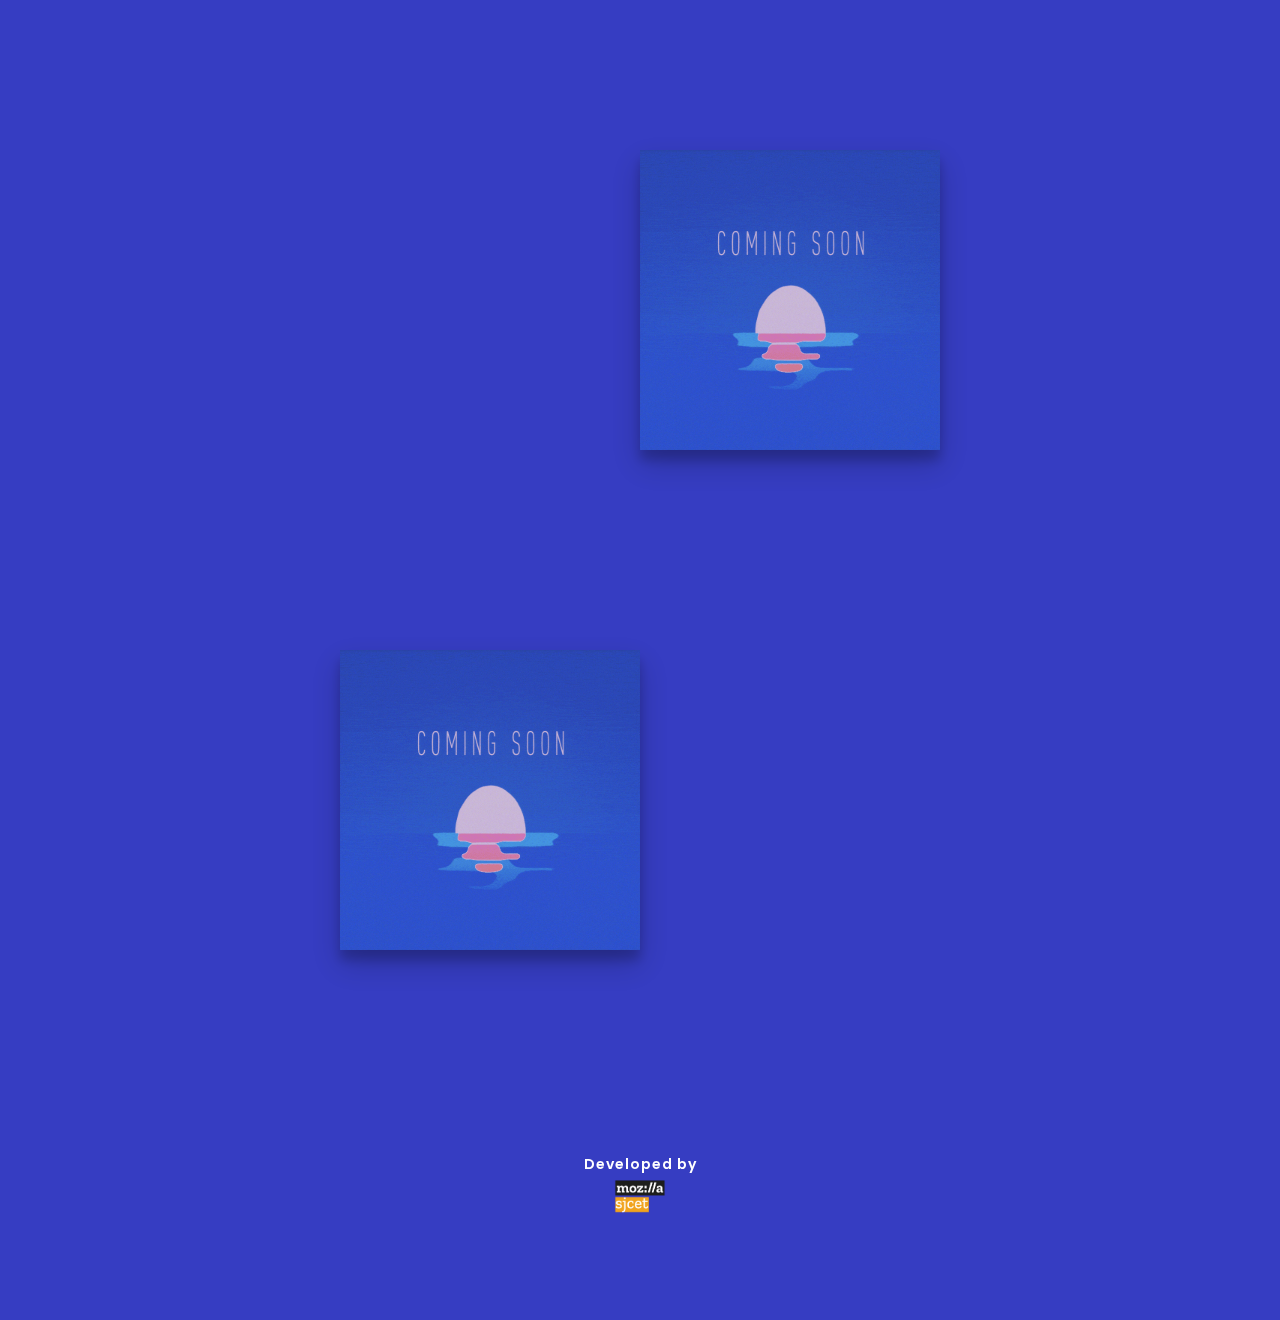
<file: events/coztruzione.html>
<!DOCTYPE html>
<html lang="en" class="no-js">
<head>
	<!--Responsive meta-->
		<meta charset="UTF-8" />
		<meta http-equiv="X-UA-Compatible" content="IE=edge">
		<meta name="viewport" content="width=device-width, initial-scale=1">
		<meta name="theme-color" content="#363dc2">
		<meta name="msapplication-navbutton-color" content="#363dc2">
		<meta name="apple-mobile-web-app-status-bar-style" content="#363dc2">
		<title>ASTHRA 2019 | Future Kerala | The Annual Technical Fiesta | SJCET Palai | Coztruzione Events | Department of CE</title>
  	<!--SEO Data-->
		<meta name="description" content="Asthra is the annual technical fest of SJCET Palai." />
		<meta name="keywords" content="Asthra, Asthra 2019, Asthra 2019, Asthra 19, Asthra 2K19,Asthar Sjcet, sjcet Asthra, Asthra SJCET, cultural fest SJCET, Asthra fest, SJCET, PALAI, KTU, KTU TECHFEST" />
		<meta name="copyright" content="Asthra 2019"/>
		<meta name="rating" content="General" />
		<meta name="coverage" content="Worldwide" />
		<meta name="creator" content="Asthra 2019" />
		<meta itemprop="name" content="Asthra 2019"/>
		<meta itemprop="keywords" content="Asthra, Asthra 2018, Asthra 2017, Asthra 2019, Asthra 19, Asthra SJCET Palai, Asthra SJCET, cultural fest SJCET, Asthra fest, SJCET, SJCET Palai, SJCET Asthra"/>
		<link rel="icon" href="img/Asthra19-Icon.png">
	<!--custom-->
		<link rel="stylesheet" href="https://cdnjs.cloudflare.com/ajax/libs/font-awesome/4.7.0/css/font-awesome.min.css">
		<link href="https://fonts.googleapis.com/css?family=Poppins:400,500,600,700,800,900" rel="stylesheet">
		<link rel="stylesheet" type="text/css" href="css/normalize.css" />
		<link rel="stylesheet" type="text/css" href="css/demo.css" />
		<link rel="stylesheet" type="text/css" href="css/demo.min.css" />
		<link rel="stylesheet" href="css/normalize.min.css" />
		<link rel="stylesheet" href="css/animate.min.css" />

		<script>
			document.documentElement.className = 'js';
			var supportsCssVars = function() {
				var s = document.createElement('style'),
				support;

				s.innerHTML = "root: { --tmp-var: bold; }";
				document.head.appendChild(s);
				support = !!(window.CSS && window.CSS.supports && window.CSS.supports('font-weight', 'var(--tmp-var)'));
				s.parentNode.removeChild(s);
				return support;
			}
			if (!supportsCssVars()) alert('Please view this page in a modern browser that supports CSS Variables.')
		</script>
		<!-- Global site tag (gtag.js) - Google Analytics -->
		<script async src="https://www.googletagmanager.com/gtag/js?id=UA-133228764-1"></script>
		<script>
			window.dataLayer = window.dataLayer || [];
			function gtag(){dataLayer.push(arguments);}
			gtag('js', new Date());

			gtag('config', 'UA-133228764-1');
		</script>
	</head>
	<body class="loading">
		<svg class="hidden">
			<symbol id="shape-demo" viewBox="0 0 200 100">
				<title>shape demo</title>
				<path d="M 6.144,74.1 C 20.4,107.4 70.13,94.33 94.22,95.74 121.3,97.41 130.8,101.1 154.7,99.38 178.6,97.72 201.9,78.95 199.4,46.86 197.1,14.96 174.9,4.781 161.4,1.827 147.9,-1.128 119.8,8.284 105.6,8.766 85.34,9.449 81.91,7.628 51.08,2.334 17.26,-3.482 -8.105,40.84 6.144,74.1 Z" />
			</symbol>
		</svg>
		<main>
			<div class="morph-wrap">
				<svg class="morph" width="1400" height="770" viewBox="0 0 1400 770">
					<path d="M 262.9,252.2 C 210.1,338.2 212.6,487.6 288.8,553.9 372.2,626.5 511.2,517.8 620.3,536.3 750.6,558.4 860.3,723 987.3,686.5 1089,657.3 1168,534.7 1173,429.2 1178,313.7 1096,189.1 995.1,130.7 852.1,47.07 658.8,78.95 498.1,119.2 410.7,141.1 322.6,154.8 262.9,252.2 Z"/>
				</svg>
			</div>
			<div class="content content--fixed">
				<header class="codrops-header">
					<img src="img/logo.png" class="header-icon">
					<h1 class="codrops-header__title">Asthra 2019 Coztruzione Events</h1>

				</header>
				<nav class="demos">
					<a class="demo" href="../index.html"><svg class="decoshape"><use xlink:href="#shape-demo"></use></svg>Home</a>
					<a class="demo demo--current" href="#"><svg class="decoshape" preserveAspectRatio="none"><use xlink:href="#shape-demo"></use></svg>Coztruzione</a>
					<a class="demo" href="#menu" id="menubox"><svg class="decoshape"><use xlink:href="#shape-demo"></use></svg>Other Events</a>
				</nav>
				<a class="pater" href="coztruzione.html">
					<svg class="pater__deco" width="300" height="240" viewBox="0 0 1000 800">
						<path d="M27.4,171.8C73,42.9,128.6,1,128.6,1s0,0,0,0c58.5,0,368.3,0.3,873.2,0.8c38.5,211,42.1,373.5,38.9,476.7c-2.5,80.3-10.6,174.9-76.7,247.8c-15.1,16.6-37.4,41.2-72.8,53.9c-92.4,33.1-173-50.8-283.9-99.4c-224.3-98.4-334.9,51.4-472.2-45.6C-6.3,535.2-14.5,290.6,27.4,171.8z"/>
					</svg>
					<center><img class="pater__img" src="img/logo.png" alt="Asthra 2019 Logo" /></center>
				</a>

			</div>
			<div class="container">
			<div class="content-wrap">
					<a href="#0">
						<div class="content content--layout content--layout-1">
				<img class="content__img" src="img/coming soon.gif" alt="Coztruzione Event" />
				<!--<h3 class="content__title2">coming soon</h3>-->
					</div>
				</a>
			</div>
			<!--DEMO01--
			<div id="animatedModal1">
					<div  id="btn-close-modal" class="close-animatedModal1">
					 <svg class="svg-icon" viewBox="0 0 20 20">
					 <path fill="none" d="M12.71,7.291c-0.15-0.15-0.393-0.15-0.542,0L10,9.458L7.833,7.291c-0.15-0.15-0.392-0.15-0.542,0c-0.149,0.149-0.149,0.392,0,0.541L9.458,10l-2.168,2.167c-0.149,0.15-0.149,0.393,0,0.542c0.15,0.149,0.392,0.149,0.542,0L10,10.542l2.168,2.167c0.149,0.149,0.392,0.149,0.542,0c0.148-0.149,0.148-0.392,0-0.542L10.542,10l2.168-2.168C12.858,7.683,12.858,7.44,12.71,7.291z M10,1.188c-4.867,0-8.812,3.946-8.812,8.812c0,4.867,3.945,8.812,8.812,8.812s8.812-3.945,8.812-8.812C18.812,5.133,14.867,1.188,10,1.188z M10,18.046c-4.444,0-8.046-3.603-8.046-8.046c0-4.444,3.603-8.046,8.046-8.046c4.443,0,8.046,3.602,8.046,8.046C18.046,14.443,14.443,18.046,10,18.046z"></path>
					 </svg>
					</div>

					<div class="modal-content">
							<h4>GENERAL EVENT #1</h4>
							<h1>Hackathon</h1>
							<p>Details will be updated soon. Stay Tuned!!!
							 </p>
							 <!--<h4>Date : February 07, 2019</h4>
							 <h4 class="c-header">CONTACT DETAILS</h4>
							 <h5 class="contact"><span>Full Name : +91 0000000000&emsp;<br class="hide-break">Full Name : +91 0000000000&emsp;</span></h5>
							 <h4 class="c-header">REGISTRATION DETAILS</h4>
							 <h5 class="contact"><span>Starts On : January 25, 2019&emsp;<br class="hide-break">Ends On : February 06, 2019&emsp;</span></h5>
							 <a href="#" class="fancy-button bg-gradient1"><span><i class="fa fa-ticket"></i> Register</span></a>--
							 <center><img src="img/smile2.svg" alt="SVG" style="height:170px;margin-top:100px;opacity:0.8"></center>
					</div>
			</div>-->

			<div class="content-wrap">
				<a href="#0">
				<div class="content content--layout content--layout-2">
					<img class="content__img" src="img/coming soon.gif" alt="Coztruzione Event" />
					<!--<h3 class="content__title2">coming soon</h3>-->
				</div>
			</a>
			</div>
			<!--DEMO02--
			<div id="animatedModal2">
					<div  id="btn-close-modal" class="close-animatedModal2">
					 <svg class="svg-icon" viewBox="0 0 20 20">
					 <path fill="none" d="M12.71,7.291c-0.15-0.15-0.393-0.15-0.542,0L10,9.458L7.833,7.291c-0.15-0.15-0.392-0.15-0.542,0c-0.149,0.149-0.149,0.392,0,0.541L9.458,10l-2.168,2.167c-0.149,0.15-0.149,0.393,0,0.542c0.15,0.149,0.392,0.149,0.542,0L10,10.542l2.168,2.167c0.149,0.149,0.392,0.149,0.542,0c0.148-0.149,0.148-0.392,0-0.542L10.542,10l2.168-2.168C12.858,7.683,12.858,7.44,12.71,7.291z M10,1.188c-4.867,0-8.812,3.946-8.812,8.812c0,4.867,3.945,8.812,8.812,8.812s8.812-3.945,8.812-8.812C18.812,5.133,14.867,1.188,10,1.188z M10,18.046c-4.444,0-8.046-3.603-8.046-8.046c0-4.444,3.603-8.046,8.046-8.046c4.443,0,8.046,3.602,8.046,8.046C18.046,14.443,14.443,18.046,10,18.046z"></path>
					 </svg>
					</div>

					<div class="modal-content">
							<h4>GENERAL EVENT #1</h4>
							<h1>Hackathon</h1>
							<p>Details will be updated soon. Stay Tuned!!!
							 </p>
							 <!--<h4>Date : February 07, 2019</h4>
							 <h4 class="c-header">CONTACT DETAILS</h4>
							 <h5 class="contact"><span>Full Name : +91 0000000000&emsp;<br class="hide-break">Full Name : +91 0000000000&emsp;</span></h5>
							 <h4 class="c-header">REGISTRATION DETAILS</h4>
							 <h5 class="contact"><span>Starts On : January 25, 2019&emsp;<br class="hide-break">Ends On : February 06, 2019&emsp;</span></h5>
							 <a href="#" class="fancy-button bg-gradient1"><span><i class="fa fa-ticket"></i> Register</span></a>--
							 <center><img src="img/smile2.svg" alt="SVG" style="height:170px;margin-top:100px;opacity:0.8"></center>
					</div>
			</div>-->

			<div class="content-wrap">
				<a href="#0">
				<div class="content content--layout content--layout-1">
					<img class="content__img" src="img/coming soon.gif" alt="Coztruzione Event" />
					<!--<h3 class="content__title2">coming soon</h3>-->
				</div>
			</a>
			</div>
			<!--DEMO03--
			<div id="animatedModal3">
					<div  id="btn-close-modal" class="close-animatedModal3">
					 <svg class="svg-icon" viewBox="0 0 20 20">
					 <path fill="none" d="M12.71,7.291c-0.15-0.15-0.393-0.15-0.542,0L10,9.458L7.833,7.291c-0.15-0.15-0.392-0.15-0.542,0c-0.149,0.149-0.149,0.392,0,0.541L9.458,10l-2.168,2.167c-0.149,0.15-0.149,0.393,0,0.542c0.15,0.149,0.392,0.149,0.542,0L10,10.542l2.168,2.167c0.149,0.149,0.392,0.149,0.542,0c0.148-0.149,0.148-0.392,0-0.542L10.542,10l2.168-2.168C12.858,7.683,12.858,7.44,12.71,7.291z M10,1.188c-4.867,0-8.812,3.946-8.812,8.812c0,4.867,3.945,8.812,8.812,8.812s8.812-3.945,8.812-8.812C18.812,5.133,14.867,1.188,10,1.188z M10,18.046c-4.444,0-8.046-3.603-8.046-8.046c0-4.444,3.603-8.046,8.046-8.046c4.443,0,8.046,3.602,8.046,8.046C18.046,14.443,14.443,18.046,10,18.046z"></path>
					 </svg>
					</div>

					<div class="modal-content">
							<h4>GENERAL EVENT #1</h4>
							<h1>Hackathon</h1>
							<p>Details will be updated soon. Stay Tuned!!!
							 </p>
							 <!--<h4>Date : February 07, 2019</h4>
							 <h4 class="c-header">CONTACT DETAILS</h4>
							 <h5 class="contact"><span>Full Name : +91 0000000000&emsp;<br class="hide-break">Full Name : +91 0000000000&emsp;</span></h5>
							 <h4 class="c-header">REGISTRATION DETAILS</h4>
							 <h5 class="contact"><span>Starts On : January 25, 2019&emsp;<br class="hide-break">Ends On : February 06, 2019&emsp;</span></h5>
							 <a href="#" class="fancy-button bg-gradient1"><span><i class="fa fa-ticket"></i> Register</span></a>--
							 <center><img src="img/smile2.svg" alt="SVG" style="height:170px;margin-top:100px;opacity:0.8"></center>
					</div>
			</div>-->

			<div class="content-wrap">
				<a href="#0">
				<div class="content content--layout content--layout-2">
					<img class="content__img" src="img/coming soon.gif" alt="Coztruzione Event" />
					<!--<h3 class="content__title2">coming soon</h3>-->
				</div>
			</a>
			</div>
			<!--DEMO04--
			<div id="animatedModal4">
					<div  id="btn-close-modal" class="close-animatedModal4">
					 <svg class="svg-icon" viewBox="0 0 20 20">
					 <path fill="none" d="M12.71,7.291c-0.15-0.15-0.393-0.15-0.542,0L10,9.458L7.833,7.291c-0.15-0.15-0.392-0.15-0.542,0c-0.149,0.149-0.149,0.392,0,0.541L9.458,10l-2.168,2.167c-0.149,0.15-0.149,0.393,0,0.542c0.15,0.149,0.392,0.149,0.542,0L10,10.542l2.168,2.167c0.149,0.149,0.392,0.149,0.542,0c0.148-0.149,0.148-0.392,0-0.542L10.542,10l2.168-2.168C12.858,7.683,12.858,7.44,12.71,7.291z M10,1.188c-4.867,0-8.812,3.946-8.812,8.812c0,4.867,3.945,8.812,8.812,8.812s8.812-3.945,8.812-8.812C18.812,5.133,14.867,1.188,10,1.188z M10,18.046c-4.444,0-8.046-3.603-8.046-8.046c0-4.444,3.603-8.046,8.046-8.046c4.443,0,8.046,3.602,8.046,8.046C18.046,14.443,14.443,18.046,10,18.046z"></path>
					 </svg>
					</div>

					<div class="modal-content">
							<h4>GENERAL EVENT #1</h4>
							<h1>Hackathon</h1>
							<p>Details will be updated soon. Stay Tuned!!!
							 </p>
							 <!--<h4>Date : February 07, 2019</h4>
							 <h4 class="c-header">CONTACT DETAILS</h4>
							 <h5 class="contact"><span>Full Name : +91 0000000000&emsp;<br class="hide-break">Full Name : +91 0000000000&emsp;</span></h5>
							 <h4 class="c-header">REGISTRATION DETAILS</h4>
							 <h5 class="contact"><span>Starts On : January 25, 2019&emsp;<br class="hide-break">Ends On : February 06, 2019&emsp;</span></h5>
							 <a href="#" class="fancy-button bg-gradient1"><span><i class="fa fa-ticket"></i> Register</span></a>--
							 <center><img src="img/smile2.svg" alt="SVG" style="height:170px;margin-top:100px;opacity:0.8"></center>
					</div>
			</div>-->

			<div class="content-wrap">
				<a href="#0">
				<div class="content content--layout content--layout-1">
					<img class="content__img" src="img/coming soon.gif" alt="Coztruzione Event" />
					<!--<h3 class="content__title2">coming soon</h3>-->
				</div>
			</a>
			</div>
			<!--DEMO05--
			<div id="animatedModal5">
					<div  id="btn-close-modal" class="close-animatedModal5">
					 <svg class="svg-icon" viewBox="0 0 20 20">
					 <path fill="none" d="M12.71,7.291c-0.15-0.15-0.393-0.15-0.542,0L10,9.458L7.833,7.291c-0.15-0.15-0.392-0.15-0.542,0c-0.149,0.149-0.149,0.392,0,0.541L9.458,10l-2.168,2.167c-0.149,0.15-0.149,0.393,0,0.542c0.15,0.149,0.392,0.149,0.542,0L10,10.542l2.168,2.167c0.149,0.149,0.392,0.149,0.542,0c0.148-0.149,0.148-0.392,0-0.542L10.542,10l2.168-2.168C12.858,7.683,12.858,7.44,12.71,7.291z M10,1.188c-4.867,0-8.812,3.946-8.812,8.812c0,4.867,3.945,8.812,8.812,8.812s8.812-3.945,8.812-8.812C18.812,5.133,14.867,1.188,10,1.188z M10,18.046c-4.444,0-8.046-3.603-8.046-8.046c0-4.444,3.603-8.046,8.046-8.046c4.443,0,8.046,3.602,8.046,8.046C18.046,14.443,14.443,18.046,10,18.046z"></path>
					 </svg>
					</div>

					<div class="modal-content">
							<h4>GENERAL EVENT #1</h4>
							<h1>Hackathon</h1>
							<p>Details will be updated soon. Stay Tuned!!!
							 </p>
							 <!--<h4>Date : February 07, 2019</h4>
							 <h4 class="c-header">CONTACT DETAILS</h4>
							 <h5 class="contact"><span>Full Name : +91 0000000000&emsp;<br class="hide-break">Full Name : +91 0000000000&emsp;</span></h5>
							 <h4 class="c-header">REGISTRATION DETAILS</h4>
							 <h5 class="contact"><span>Starts On : January 25, 2019&emsp;<br class="hide-break">Ends On : February 06, 2019&emsp;</span></h5>
							 <a href="#" class="fancy-button bg-gradient1"><span><i class="fa fa-ticket"></i> Register</span></a>--
							 <center><img src="img/smile2.svg" alt="SVG" style="height:170px;margin-top:100px;opacity:0.8"></center>
					</div>
			</div>-->

		</div>

			<section class="content content--related">
				<center><div class="content__info footer">Developed by </div><a href="https://www.instagram.com/mozilla.sjcet/" target="_blank"><img src="img/Logo-MozillaSJCET.png" style="height:36px;" alt="Mozilla SJCET"></a></center>
			</section>
		</main>

		<div id="menu">
	 <div  id="btn-close-modal" class="close-menu menu-button">
		<svg class="svg-icon" viewBox="0 0 20 20">
		<path fill="none" d="M12.71,7.291c-0.15-0.15-0.393-0.15-0.542,0L10,9.458L7.833,7.291c-0.15-0.15-0.392-0.15-0.542,0c-0.149,0.149-0.149,0.392,0,0.541L9.458,10l-2.168,2.167c-0.149,0.15-0.149,0.393,0,0.542c0.15,0.149,0.392,0.149,0.542,0L10,10.542l2.168,2.167c0.149,0.149,0.392,0.149,0.542,0c0.148-0.149,0.148-0.392,0-0.542L10.542,10l2.168-2.168C12.858,7.683,12.858,7.44,12.71,7.291z M10,1.188c-4.867,0-8.812,3.946-8.812,8.812c0,4.867,3.945,8.812,8.812,8.812s8.812-3.945,8.812-8.812C18.812,5.133,14.867,1.188,10,1.188z M10,18.046c-4.444,0-8.046-3.603-8.046-8.046c0-4.444,3.603-8.046,8.046-8.046c4.443,0,8.046,3.602,8.046,8.046C18.046,14.443,14.443,18.046,10,18.046z"></path>
		</svg>
	 </div>
	 <div class="modal-content">
		 <div class="nav">
		 <a href="workshops.html">Workshops</a><br>
		 <a href="generalevents.html">General Events</a><br>
		 <a href="trilok.html">Trilok</a><br>
		 <a href="fenstra.html">Fenstra</a><br>
		 <a href="radiance.html">Radiance</a><br>
		 <a href="mechaura.html">Mechaura</a><br>
		 <a href="emerge.html">Emerge</a><br>
		 <a href="frequency.html">Frequency</a><br>
		 <a href="yanthrika.html">Yanthrika</a><br>
		 <a href="groundevents.html">Ground Events</a><br>
		 <a href="onlineevents.html">Online Events</a><br>

	 </div>
 	</div>
	</div>

		<script src="js/imagesloaded.pkgd.min.js"></script>
		<script src="js/anime.min.js"></script>
		<script src="js/scrollMonitor.js"></script>
		<script src="js/demo1.js"></script>
		<script src="js/jquery.min.js"></script>
		<script src="js/animatedModal.js"></script>

		<!--Initialize Modal Box-->
		<script>  $("#demo01").animatedModal();</script>
		<script>  $("#demo02").animatedModal();</script>
		<script>  $("#demo03").animatedModal();</script>
		<script>  $("#demo04").animatedModal();</script>
		<script>  $("#demo05").animatedModal();</script>
		<script>  $("#menubox").animatedModal();</script>

	</body>
</html>
</file>
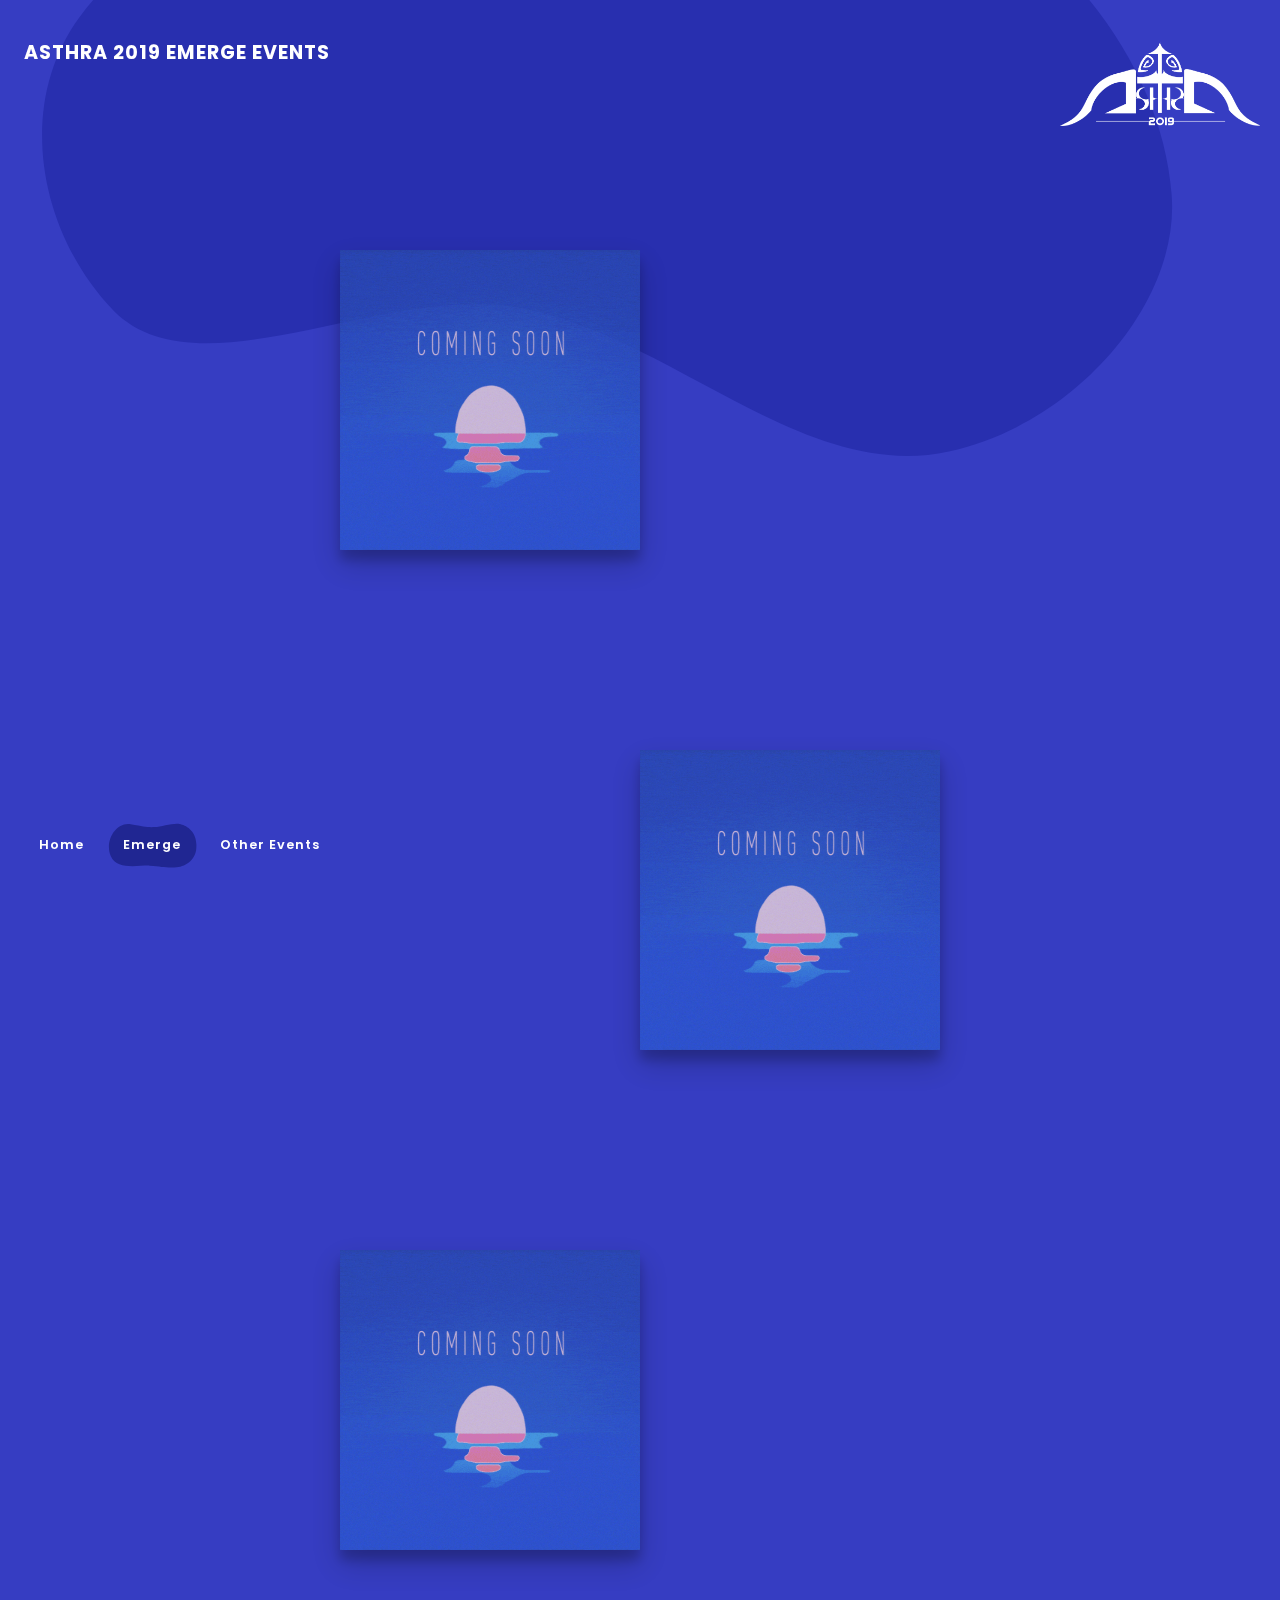
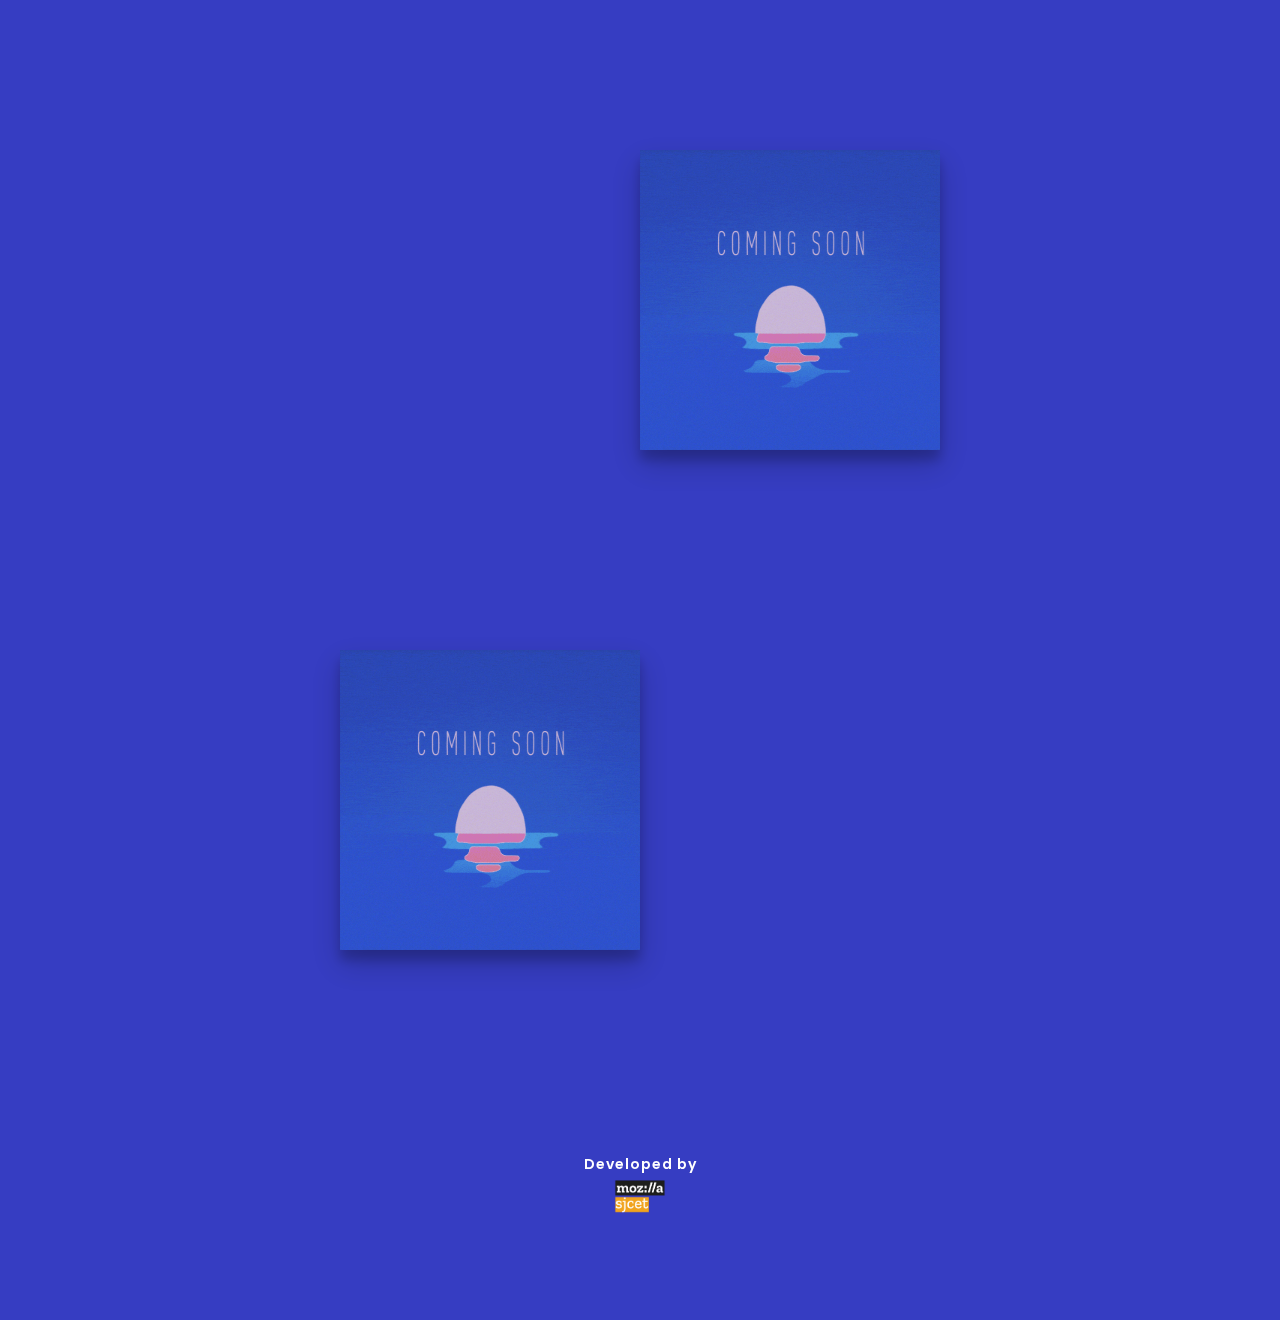
<file: events/emerge.html>
<!DOCTYPE html>
<html lang="en" class="no-js">
<head>
	<!--Responsive meta-->
		<meta charset="UTF-8" />
		<meta http-equiv="X-UA-Compatible" content="IE=edge">
		<meta name="viewport" content="width=device-width, initial-scale=1">
		<meta name="theme-color" content="#363dc2">
		<meta name="msapplication-navbutton-color" content="#363dc2">
		<meta name="apple-mobile-web-app-status-bar-style" content="#363dc2">
		<title>ASTHRA 2019 | Future Kerala | The Annual Technical Fiesta | SJCET Palai | Emerge Events | Department of EEE</title>
  	<!--SEO Data-->
	  <meta name="description" content="Asthra is the annual technical fest of SJCET Palai." />
	  <meta name="keywords" content="Asthra, Asthra 2019, Asthra 2019, Asthra 19, Asthra 2K19,Asthar Sjcet, sjcet Asthra, Asthra SJCET, cultural fest SJCET, Asthra fest, SJCET, PALAI, KTU, KTU TECHFEST" />
	  <meta name="copyright" content="Asthra 2019"/>
	  <meta name="rating" content="General" />
	  <meta name="coverage" content="Worldwide" />
	  <meta name="creator" content="Asthra 2019" />
	  <meta itemprop="name" content="Asthra 2019"/>
	  <meta itemprop="keywords" content="Asthra, Asthra 2018, Asthra 2017, Asthra 2019, Asthra 19, Asthra SJCET Palai, Asthra SJCET, cultural fest SJCET, Asthra fest, SJCET, SJCET Palai, SJCET Asthra"/>
	  <link rel="icon" href="img/Asthra19-Icon.png">
  <!--custom-->
	  <link rel="stylesheet" href="https://cdnjs.cloudflare.com/ajax/libs/font-awesome/4.7.0/css/font-awesome.min.css">
		<link href="https://fonts.googleapis.com/css?family=Poppins:400,500,600,700,800,900" rel="stylesheet">
		<link rel="stylesheet" type="text/css" href="css/normalize.css" />
		<link rel="stylesheet" type="text/css" href="css/demo.css" />
		<link rel="stylesheet" type="text/css" href="css/demo.min.css" />
		<link rel="stylesheet" href="css/normalize.min.css" />
		<link rel="stylesheet" href="css/animate.min.css" />

		<script>
			document.documentElement.className = 'js';
			var supportsCssVars = function() {
				var s = document.createElement('style'),
				support;

				s.innerHTML = "root: { --tmp-var: bold; }";
				document.head.appendChild(s);
				support = !!(window.CSS && window.CSS.supports && window.CSS.supports('font-weight', 'var(--tmp-var)'));
				s.parentNode.removeChild(s);
				return support;
			}
			if (!supportsCssVars()) alert('Please view this page in a modern browser that supports CSS Variables.')
		</script>
		<!-- Global site tag (gtag.js) - Google Analytics -->
		<script async src="https://www.googletagmanager.com/gtag/js?id=UA-133228764-1"></script>
		<script>
			window.dataLayer = window.dataLayer || [];
			function gtag(){dataLayer.push(arguments);}
			gtag('js', new Date());

			gtag('config', 'UA-133228764-1');
		</script>
	</head>
	<body class="loading">
		<svg class="hidden">
			<symbol id="shape-demo" viewBox="0 0 200 100">
				<title>shape demo</title>
				<path d="M 6.144,74.1 C 20.4,107.4 70.13,94.33 94.22,95.74 121.3,97.41 130.8,101.1 154.7,99.38 178.6,97.72 201.9,78.95 199.4,46.86 197.1,14.96 174.9,4.781 161.4,1.827 147.9,-1.128 119.8,8.284 105.6,8.766 85.34,9.449 81.91,7.628 51.08,2.334 17.26,-3.482 -8.105,40.84 6.144,74.1 Z" />
			</symbol>
		</svg>
		<main>
			<div class="morph-wrap">
				<svg class="morph" width="1400" height="770" viewBox="0 0 1400 770">
					<path d="M 262.9,252.2 C 210.1,338.2 212.6,487.6 288.8,553.9 372.2,626.5 511.2,517.8 620.3,536.3 750.6,558.4 860.3,723 987.3,686.5 1089,657.3 1168,534.7 1173,429.2 1178,313.7 1096,189.1 995.1,130.7 852.1,47.07 658.8,78.95 498.1,119.2 410.7,141.1 322.6,154.8 262.9,252.2 Z"/>
				</svg>
			</div>
			<div class="content content--fixed">
				<header class="codrops-header">
					<img src="img/logo.png" class="header-icon">
					<h1 class="codrops-header__title">Asthra 2019 Emerge Events</h1>

				</header>
				<nav class="demos">
					<a class="demo" href="../index.html"><svg class="decoshape"><use xlink:href="#shape-demo"></use></svg>Home</a>
					<a class="demo demo--current" href="#"><svg class="decoshape" preserveAspectRatio="none"><use xlink:href="#shape-demo"></use></svg>Emerge</a>
					<a class="demo" href="#menu" id="menubox"><svg class="decoshape"><use xlink:href="#shape-demo"></use></svg>Other Events</a>
				</nav>
				<a class="pater" href="emerge.html">
					<svg class="pater__deco" width="300" height="240" viewBox="0 0 1000 800">
						<path d="M27.4,171.8C73,42.9,128.6,1,128.6,1s0,0,0,0c58.5,0,368.3,0.3,873.2,0.8c38.5,211,42.1,373.5,38.9,476.7c-2.5,80.3-10.6,174.9-76.7,247.8c-15.1,16.6-37.4,41.2-72.8,53.9c-92.4,33.1-173-50.8-283.9-99.4c-224.3-98.4-334.9,51.4-472.2-45.6C-6.3,535.2-14.5,290.6,27.4,171.8z"/>
					</svg>
					<center><img class="pater__img" src="img/logo.png" alt="Asthra 2019 Logo" /></center>
				</a>
			</div>

			<div class="container">
			<div class="content-wrap">
					<a href="#0">
						<div class="content content--layout content--layout-1">
				<img class="content__img" src="img/coming soon.gif" alt="Emerge Events" />
					<!--<h3 class="content__title2">coming soon</h3>-->
					</div>
				</a>
			</div>
			<!--DEMO01--
			<div id="animatedModal1">
					<div  id="btn-close-modal" class="close-animatedModal1">
					 <svg class="svg-icon" viewBox="0 0 20 20">
					 <path fill="none" d="M12.71,7.291c-0.15-0.15-0.393-0.15-0.542,0L10,9.458L7.833,7.291c-0.15-0.15-0.392-0.15-0.542,0c-0.149,0.149-0.149,0.392,0,0.541L9.458,10l-2.168,2.167c-0.149,0.15-0.149,0.393,0,0.542c0.15,0.149,0.392,0.149,0.542,0L10,10.542l2.168,2.167c0.149,0.149,0.392,0.149,0.542,0c0.148-0.149,0.148-0.392,0-0.542L10.542,10l2.168-2.168C12.858,7.683,12.858,7.44,12.71,7.291z M10,1.188c-4.867,0-8.812,3.946-8.812,8.812c0,4.867,3.945,8.812,8.812,8.812s8.812-3.945,8.812-8.812C18.812,5.133,14.867,1.188,10,1.188z M10,18.046c-4.444,0-8.046-3.603-8.046-8.046c0-4.444,3.603-8.046,8.046-8.046c4.443,0,8.046,3.602,8.046,8.046C18.046,14.443,14.443,18.046,10,18.046z"></path>
					 </svg>
					</div>

					<div class="modal-content">
							<h4>GENERAL EVENT #1</h4>
							<h1>Hackathon</h1>
							<p>Details will be updated soon. Stay Tuned!!!
							 </p>
							 <!--<h4>Date : February 07, 2019</h4>
							 <h4 class="c-header">CONTACT DETAILS</h4>
							 <h5 class="contact"><span>Full Name : +91 0000000000&emsp;<br class="hide-break">Full Name : +91 0000000000&emsp;</span></h5>
							 <h4 class="c-header">REGISTRATION DETAILS</h4>
							 <h5 class="contact"><span>Starts On : January 25, 2019&emsp;<br class="hide-break">Ends On : February 06, 2019&emsp;</span></h5>
							 <a href="#" class="fancy-button bg-gradient1"><span><i class="fa fa-ticket"></i> Register</span></a>--
							 <center><img src="img/smile2.svg" alt="SVG" style="height:170px;margin-top:100px;opacity:0.8"></center>
					</div>
			</div>-->

			<div class="content-wrap">
				<a href="#0">
				<div class="content content--layout content--layout-2">
					<img class="content__img" src="img/coming soon.gif" alt="Emerge Events" />
					<!--<h3 class="content__title2">coming soon</h3>-->
				</div>
			</a>
			</div>
			<!--DEMO01--
			<div id="animatedModal1">
					<div  id="btn-close-modal" class="close-animatedModal1">
					 <svg class="svg-icon" viewBox="0 0 20 20">
					 <path fill="none" d="M12.71,7.291c-0.15-0.15-0.393-0.15-0.542,0L10,9.458L7.833,7.291c-0.15-0.15-0.392-0.15-0.542,0c-0.149,0.149-0.149,0.392,0,0.541L9.458,10l-2.168,2.167c-0.149,0.15-0.149,0.393,0,0.542c0.15,0.149,0.392,0.149,0.542,0L10,10.542l2.168,2.167c0.149,0.149,0.392,0.149,0.542,0c0.148-0.149,0.148-0.392,0-0.542L10.542,10l2.168-2.168C12.858,7.683,12.858,7.44,12.71,7.291z M10,1.188c-4.867,0-8.812,3.946-8.812,8.812c0,4.867,3.945,8.812,8.812,8.812s8.812-3.945,8.812-8.812C18.812,5.133,14.867,1.188,10,1.188z M10,18.046c-4.444,0-8.046-3.603-8.046-8.046c0-4.444,3.603-8.046,8.046-8.046c4.443,0,8.046,3.602,8.046,8.046C18.046,14.443,14.443,18.046,10,18.046z"></path>
					 </svg>
					</div>

					<div class="modal-content">
							<h4>GENERAL EVENT #1</h4>
							<h1>Hackathon</h1>
							<p>Details will be updated soon. Stay Tuned!!!
							 </p>
							 <!--<h4>Date : February 07, 2019</h4>
							 <h4 class="c-header">CONTACT DETAILS</h4>
							 <h5 class="contact"><span>Full Name : +91 0000000000&emsp;<br class="hide-break">Full Name : +91 0000000000&emsp;</span></h5>
							 <h4 class="c-header">REGISTRATION DETAILS</h4>
							 <h5 class="contact"><span>Starts On : January 25, 2019&emsp;<br class="hide-break">Ends On : February 06, 2019&emsp;</span></h5>
							 <a href="#" class="fancy-button bg-gradient1"><span><i class="fa fa-ticket"></i> Register</span></a>--
							 <center><img src="img/smile2.svg" alt="SVG" style="height:170px;margin-top:100px;opacity:0.8"></center>
					</div>
			</div>-->

			<div class="content-wrap">
				<a href="#0">
				<div class="content content--layout content--layout-1">
					<img class="content__img" src="img/coming soon.gif" alt="Emerge Events" />
					<!--<h3 class="content__title2">coming soon</h3>-->
				</div>
			</a>
			</div>
			<!--DEMO01--
			<div id="animatedModal1">
					<div  id="btn-close-modal" class="close-animatedModal1">
					 <svg class="svg-icon" viewBox="0 0 20 20">
					 <path fill="none" d="M12.71,7.291c-0.15-0.15-0.393-0.15-0.542,0L10,9.458L7.833,7.291c-0.15-0.15-0.392-0.15-0.542,0c-0.149,0.149-0.149,0.392,0,0.541L9.458,10l-2.168,2.167c-0.149,0.15-0.149,0.393,0,0.542c0.15,0.149,0.392,0.149,0.542,0L10,10.542l2.168,2.167c0.149,0.149,0.392,0.149,0.542,0c0.148-0.149,0.148-0.392,0-0.542L10.542,10l2.168-2.168C12.858,7.683,12.858,7.44,12.71,7.291z M10,1.188c-4.867,0-8.812,3.946-8.812,8.812c0,4.867,3.945,8.812,8.812,8.812s8.812-3.945,8.812-8.812C18.812,5.133,14.867,1.188,10,1.188z M10,18.046c-4.444,0-8.046-3.603-8.046-8.046c0-4.444,3.603-8.046,8.046-8.046c4.443,0,8.046,3.602,8.046,8.046C18.046,14.443,14.443,18.046,10,18.046z"></path>
					 </svg>
					</div>

					<div class="modal-content">
							<h4>GENERAL EVENT #1</h4>
							<h1>Hackathon</h1>
							<p>Details will be updated soon. Stay Tuned!!!
							 </p>
							 <!--<h4>Date : February 07, 2019</h4>
							 <h4 class="c-header">CONTACT DETAILS</h4>
							 <h5 class="contact"><span>Full Name : +91 0000000000&emsp;<br class="hide-break">Full Name : +91 0000000000&emsp;</span></h5>
							 <h4 class="c-header">REGISTRATION DETAILS</h4>
							 <h5 class="contact"><span>Starts On : January 25, 2019&emsp;<br class="hide-break">Ends On : February 06, 2019&emsp;</span></h5>
							 <a href="#" class="fancy-button bg-gradient1"><span><i class="fa fa-ticket"></i> Register</span></a>--
							 <center><img src="img/smile2.svg" alt="SVG" style="height:170px;margin-top:100px;opacity:0.8"></center>
					</div>
			</div>-->

			<div class="content-wrap">
				<a href="#0">
				<div class="content content--layout content--layout-2">
					<img class="content__img" src="img/coming soon.gif" alt="Emerge Events" />
					<!--<h3 class="content__title2">coming soon</h3>-->
				</div>
			</a>
			</div>
			<!--DEMO01--
			<div id="animatedModal1">
					<div  id="btn-close-modal" class="close-animatedModal1">
					 <svg class="svg-icon" viewBox="0 0 20 20">
					 <path fill="none" d="M12.71,7.291c-0.15-0.15-0.393-0.15-0.542,0L10,9.458L7.833,7.291c-0.15-0.15-0.392-0.15-0.542,0c-0.149,0.149-0.149,0.392,0,0.541L9.458,10l-2.168,2.167c-0.149,0.15-0.149,0.393,0,0.542c0.15,0.149,0.392,0.149,0.542,0L10,10.542l2.168,2.167c0.149,0.149,0.392,0.149,0.542,0c0.148-0.149,0.148-0.392,0-0.542L10.542,10l2.168-2.168C12.858,7.683,12.858,7.44,12.71,7.291z M10,1.188c-4.867,0-8.812,3.946-8.812,8.812c0,4.867,3.945,8.812,8.812,8.812s8.812-3.945,8.812-8.812C18.812,5.133,14.867,1.188,10,1.188z M10,18.046c-4.444,0-8.046-3.603-8.046-8.046c0-4.444,3.603-8.046,8.046-8.046c4.443,0,8.046,3.602,8.046,8.046C18.046,14.443,14.443,18.046,10,18.046z"></path>
					 </svg>
					</div>

					<div class="modal-content">
							<h4>GENERAL EVENT #1</h4>
							<h1>Hackathon</h1>
							<p>Details will be updated soon. Stay Tuned!!!
							 </p>
							 <!--<h4>Date : February 07, 2019</h4>
							 <h4 class="c-header">CONTACT DETAILS</h4>
							 <h5 class="contact"><span>Full Name : +91 0000000000&emsp;<br class="hide-break">Full Name : +91 0000000000&emsp;</span></h5>
							 <h4 class="c-header">REGISTRATION DETAILS</h4>
							 <h5 class="contact"><span>Starts On : January 25, 2019&emsp;<br class="hide-break">Ends On : February 06, 2019&emsp;</span></h5>
							 <a href="#" class="fancy-button bg-gradient1"><span><i class="fa fa-ticket"></i> Register</span></a>--
							 <center><img src="img/smile2.svg" alt="SVG" style="height:170px;margin-top:100px;opacity:0.8"></center>
					</div>
			</div>-->

			<div class="content-wrap">
				<a href="#0">
				<div class="content content--layout content--layout-1">
					<img class="content__img" src="img/coming soon.gif" alt="Emerge Events" />
					<!--<h3 class="content__title2">coming soon</h3>-->
				</div>
			</a>
			</div>
			<!--DEMO01--
			<div id="animatedModal1">
					<div  id="btn-close-modal" class="close-animatedModal1">
					 <svg class="svg-icon" viewBox="0 0 20 20">
					 <path fill="none" d="M12.71,7.291c-0.15-0.15-0.393-0.15-0.542,0L10,9.458L7.833,7.291c-0.15-0.15-0.392-0.15-0.542,0c-0.149,0.149-0.149,0.392,0,0.541L9.458,10l-2.168,2.167c-0.149,0.15-0.149,0.393,0,0.542c0.15,0.149,0.392,0.149,0.542,0L10,10.542l2.168,2.167c0.149,0.149,0.392,0.149,0.542,0c0.148-0.149,0.148-0.392,0-0.542L10.542,10l2.168-2.168C12.858,7.683,12.858,7.44,12.71,7.291z M10,1.188c-4.867,0-8.812,3.946-8.812,8.812c0,4.867,3.945,8.812,8.812,8.812s8.812-3.945,8.812-8.812C18.812,5.133,14.867,1.188,10,1.188z M10,18.046c-4.444,0-8.046-3.603-8.046-8.046c0-4.444,3.603-8.046,8.046-8.046c4.443,0,8.046,3.602,8.046,8.046C18.046,14.443,14.443,18.046,10,18.046z"></path>
					 </svg>
					</div>

					<div class="modal-content">
							<h4>GENERAL EVENT #1</h4>
							<h1>Hackathon</h1>
							<p>Details will be updated soon. Stay Tuned!!!
							 </p>
							 <!--<h4>Date : February 07, 2019</h4>
							 <h4 class="c-header">CONTACT DETAILS</h4>
							 <h5 class="contact"><span>Full Name : +91 0000000000&emsp;<br class="hide-break">Full Name : +91 0000000000&emsp;</span></h5>
							 <h4 class="c-header">REGISTRATION DETAILS</h4>
							 <h5 class="contact"><span>Starts On : January 25, 2019&emsp;<br class="hide-break">Ends On : February 06, 2019&emsp;</span></h5>
							 <a href="#" class="fancy-button bg-gradient1"><span><i class="fa fa-ticket"></i> Register</span></a>--
							 <center><img src="img/smile2.svg" alt="SVG" style="height:170px;margin-top:100px;opacity:0.8"></center>
					</div>
			</div>-->


		</div>
			<!-- Related demos -->
			<section class="content content--related">
				<center><div class="content__info footer">Developed by </div><a href="https://www.instagram.com/mozilla.sjcet/" target="_blank"><img src="img/Logo-MozillaSJCET.png" style="height:36px;" alt="Mozilla SJCET"></a></center>
			</section>
		</main>


		<div id="menu">
	 <div  id="btn-close-modal" class="close-menu menu-button">
		<svg class="svg-icon" viewBox="0 0 20 20">
		<path fill="none" d="M12.71,7.291c-0.15-0.15-0.393-0.15-0.542,0L10,9.458L7.833,7.291c-0.15-0.15-0.392-0.15-0.542,0c-0.149,0.149-0.149,0.392,0,0.541L9.458,10l-2.168,2.167c-0.149,0.15-0.149,0.393,0,0.542c0.15,0.149,0.392,0.149,0.542,0L10,10.542l2.168,2.167c0.149,0.149,0.392,0.149,0.542,0c0.148-0.149,0.148-0.392,0-0.542L10.542,10l2.168-2.168C12.858,7.683,12.858,7.44,12.71,7.291z M10,1.188c-4.867,0-8.812,3.946-8.812,8.812c0,4.867,3.945,8.812,8.812,8.812s8.812-3.945,8.812-8.812C18.812,5.133,14.867,1.188,10,1.188z M10,18.046c-4.444,0-8.046-3.603-8.046-8.046c0-4.444,3.603-8.046,8.046-8.046c4.443,0,8.046,3.602,8.046,8.046C18.046,14.443,14.443,18.046,10,18.046z"></path>
		</svg>
	 </div>
	 <div class="modal-content">
		 <div class="nav">
		 <a href="workshops.html">Workshops</a><br>
		 <a href="generalevents.html">General Events</a><br>
		 <a href="trilok.html">Trilok</a><br>
		 <a href="fenstra.html">Fenstra</a><br>
		 <a href="radiance.html">Radiance</a><br>
		 <a href="mechaura.html">Mechaura</a><br>
		 <a href="frequency.html">Frequency</a><br>
		 <a href="yanthrika.html">Yanthrika</a><br>
		 <a href="coztruzione.html">Coztruzione</a><br>
		 <a href="groundevents.html">Ground Events</a><br>
		 <a href="onlineevents.html">Online Events</a><br>
	 </div>
	</div>
	</div>

		<script src="js/imagesloaded.pkgd.min.js"></script>
		<script src="js/anime.min.js"></script>
		<script src="js/scrollMonitor.js"></script>
		<script src="js/demo1.js"></script>
		<script src="js/jquery.min.js"></script>
		<script src="js/animatedModal.js"></script>

		<!--Initialize Modal Box-->
		<script>  $("#demo01").animatedModal();</script>
		<script>  $("#demo02").animatedModal();</script>
		<script>  $("#demo03").animatedModal();</script>
		<script>  $("#demo04").animatedModal();</script>
		<script>  $("#demo05").animatedModal();</script>
		<script>  $("#menubox").animatedModal();</script>

	</body>
</html>
</file>
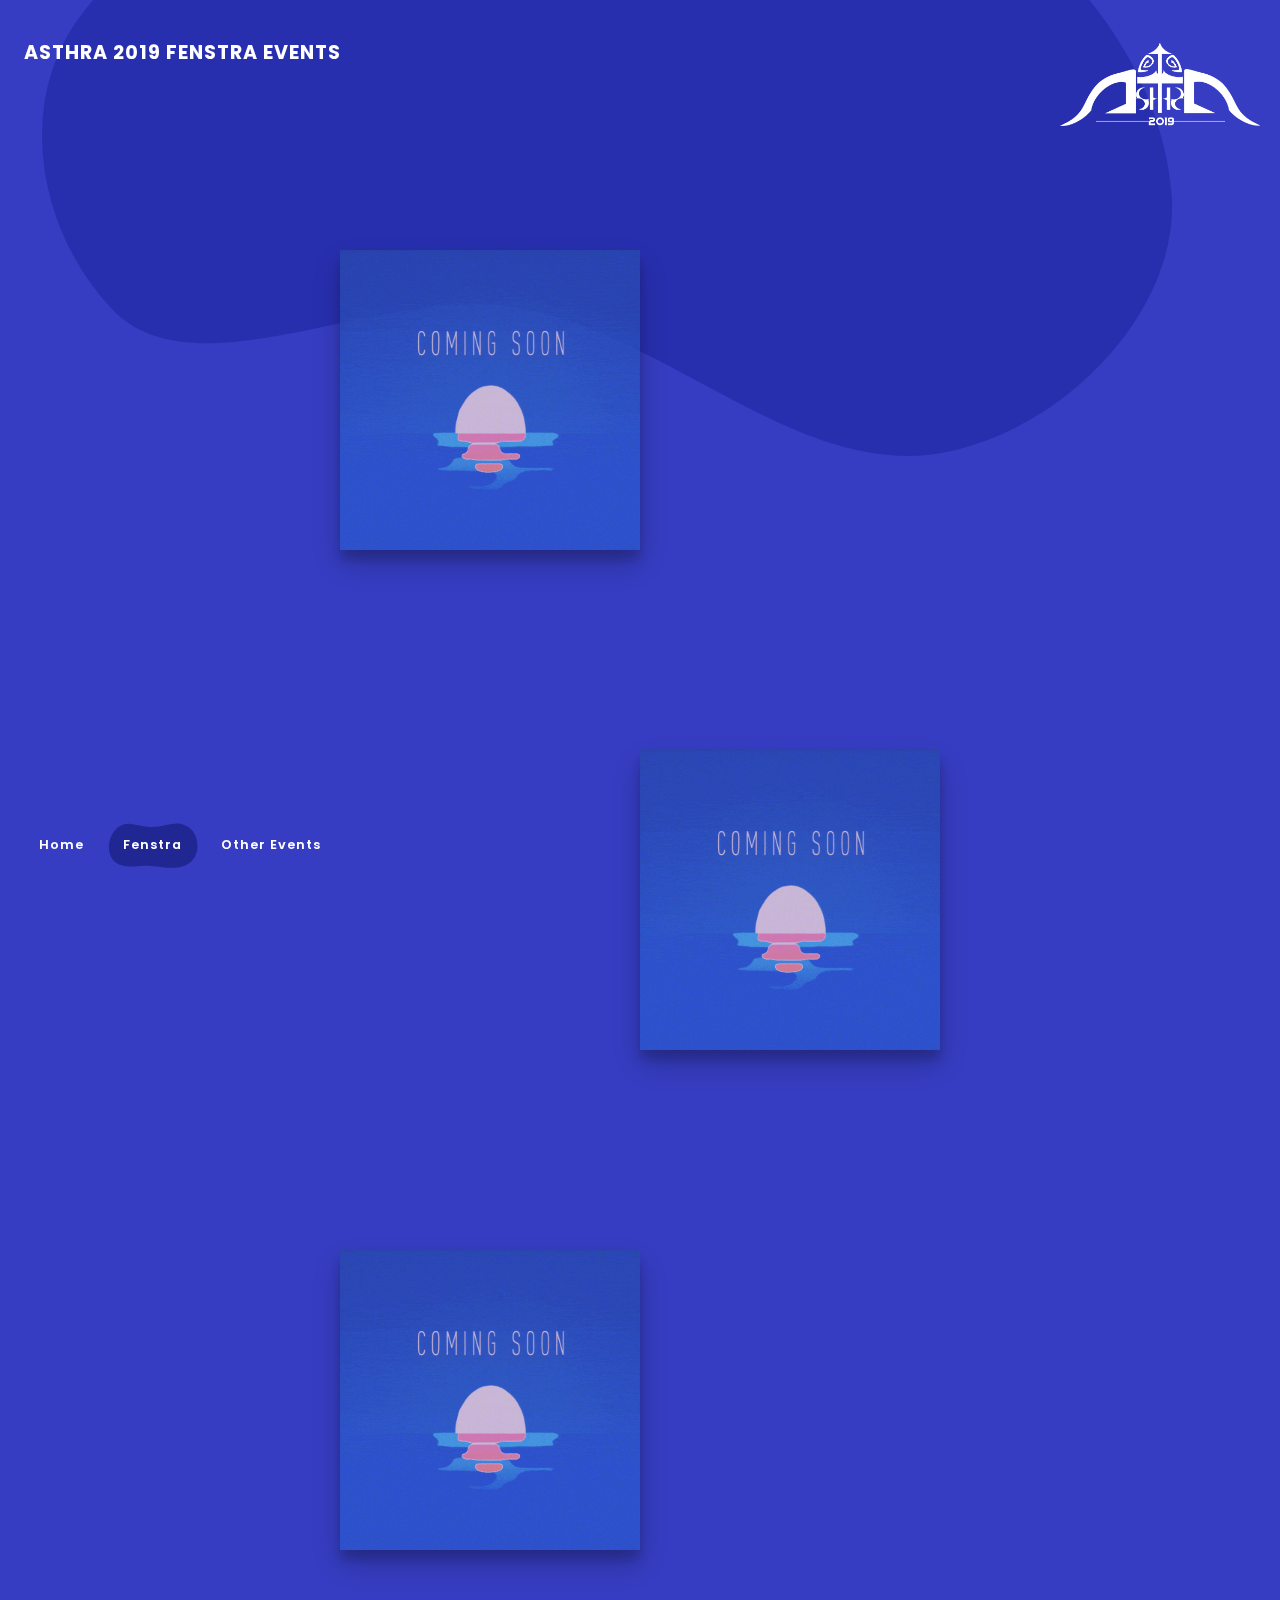
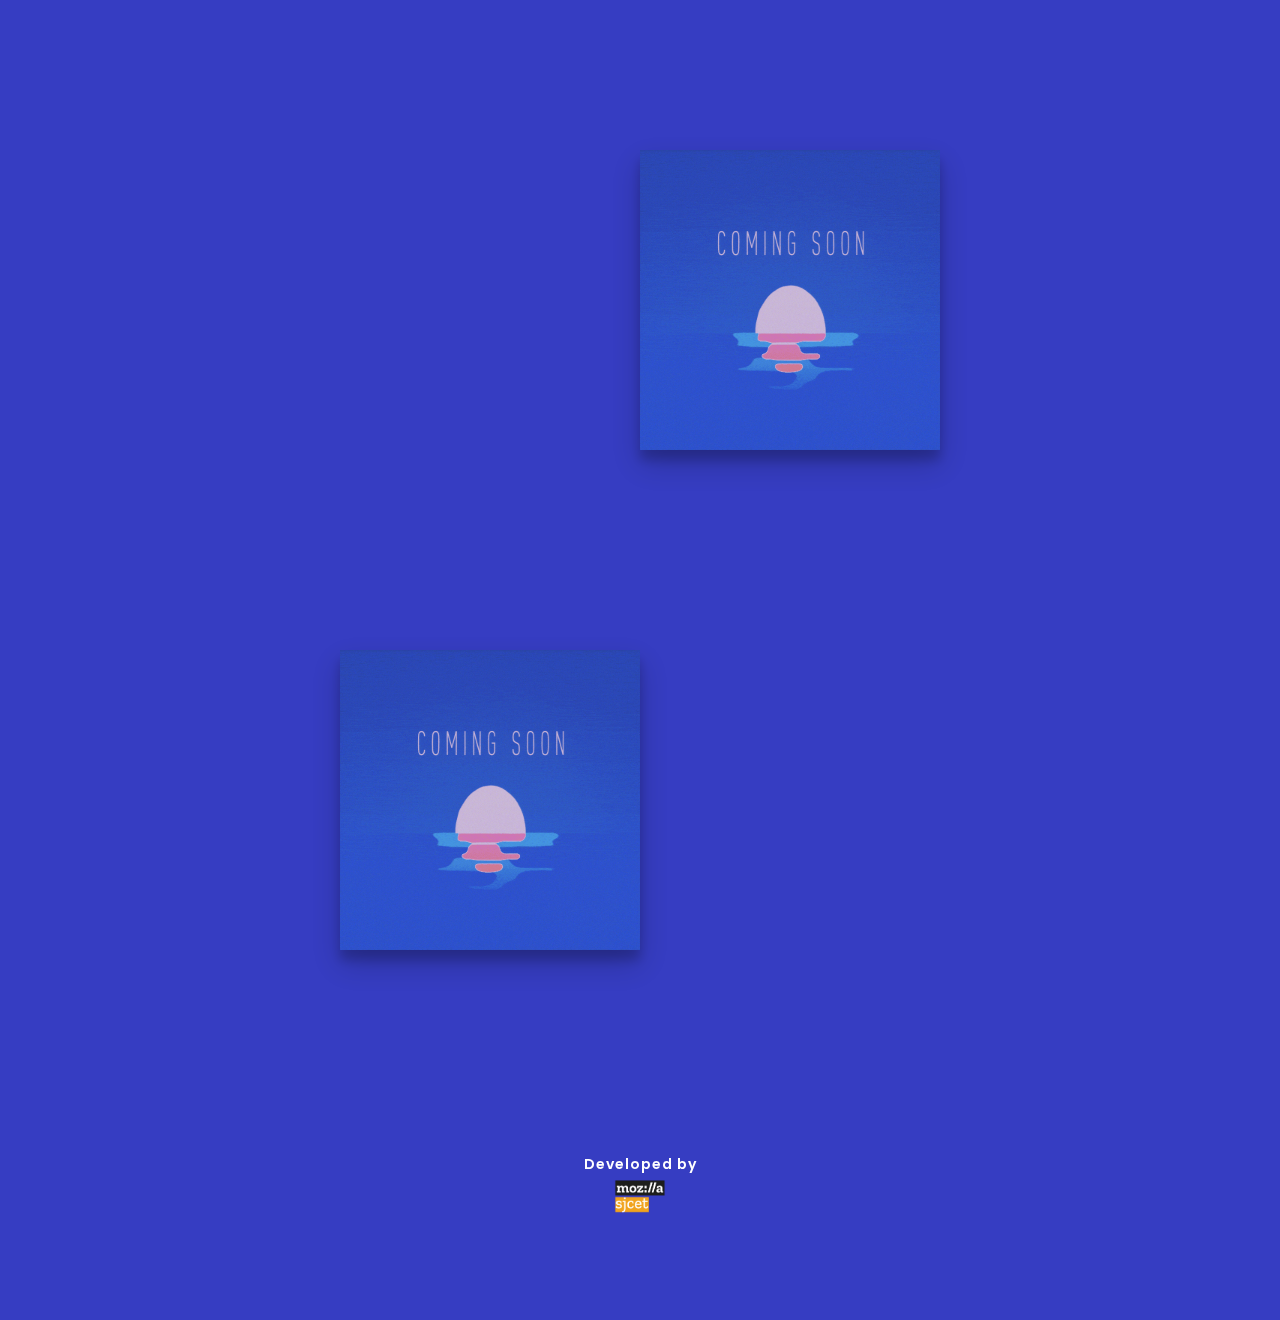
<file: events/fenstra.html>
<!DOCTYPE html>
<html lang="en" class="no-js">
<head>
	<!--Responsive meta-->
		<meta charset="UTF-8" />
		<meta http-equiv="X-UA-Compatible" content="IE=edge">
		<meta name="viewport" content="width=device-width, initial-scale=1">
		<meta name="theme-color" content="#363dc2">
		<meta name="msapplication-navbutton-color" content="#363dc2">
		<meta name="apple-mobile-web-app-status-bar-style" content="#363dc2">
		<title>ASTHRA 2019 | Future Kerala | The Annual Technical Fiesta | SJCET Palai | Fenstra Events | Department of MCA</title>
  	<!--SEO Data-->
	  <meta name="description" content="Asthra is the annual technical fest of SJCET Palai." />
	  <meta name="keywords" content="Asthra, Asthra 2019, Asthra 2019, Asthra 19, Asthra 2K19,Asthar Sjcet, sjcet Asthra, Asthra SJCET, cultural fest SJCET, Asthra fest, SJCET, PALAI, KTU, KTU TECHFEST" />
	  <meta name="copyright" content="Asthra 2019"/>
	  <meta name="rating" content="General" />
	  <meta name="coverage" content="Worldwide" />
	  <meta name="creator" content="Asthra 2019" />
	  <meta itemprop="name" content="Asthra 2019"/>
	  <meta itemprop="keywords" content="Asthra, Asthra 2018, Asthra 2017, Asthra 2019, Asthra 19, Asthra SJCET Palai, Asthra SJCET, cultural fest SJCET, Asthra fest, SJCET, SJCET Palai, SJCET Asthra"/>
	  <link rel="icon" href="img/Asthra19-Icon.png">
  <!--custom-->
	    <link rel="stylesheet" href="https://cdnjs.cloudflare.com/ajax/libs/font-awesome/4.7.0/css/font-awesome.min.css">
		<link href="https://fonts.googleapis.com/css?family=Poppins:400,500,600,700,800,900" rel="stylesheet">
		<link rel="stylesheet" type="text/css" href="css/normalize.css" />
		<link rel="stylesheet" type="text/css" href="css/demo.css" />
		<link rel="stylesheet" type="text/css" href="css/demo.min.css" />
		<link rel="stylesheet" href="css/normalize.min.css" />
		<link rel="stylesheet" href="css/animate.min.css" />

		<script>
			document.documentElement.className = 'js';
			var supportsCssVars = function() {
				var s = document.createElement('style'),
				support;

				s.innerHTML = "root: { --tmp-var: bold; }";
				document.head.appendChild(s);
				support = !!(window.CSS && window.CSS.supports && window.CSS.supports('font-weight', 'var(--tmp-var)'));
				s.parentNode.removeChild(s);
				return support;
			}
			if (!supportsCssVars()) alert('Please view this page in a modern browser that supports CSS Variables.')
		</script>
		<!-- Global site tag (gtag.js) - Google Analytics -->
		<script async src="https://www.googletagmanager.com/gtag/js?id=UA-133228764-1"></script>
		<script>
			window.dataLayer = window.dataLayer || [];
			function gtag(){dataLayer.push(arguments);}
			gtag('js', new Date());

			gtag('config', 'UA-133228764-1');
		</script>
	</head>
	<body class="loading">
		<svg class="hidden">
			<symbol id="shape-demo" viewBox="0 0 200 100">
				<title>shape demo</title>
				<path d="M 6.144,74.1 C 20.4,107.4 70.13,94.33 94.22,95.74 121.3,97.41 130.8,101.1 154.7,99.38 178.6,97.72 201.9,78.95 199.4,46.86 197.1,14.96 174.9,4.781 161.4,1.827 147.9,-1.128 119.8,8.284 105.6,8.766 85.34,9.449 81.91,7.628 51.08,2.334 17.26,-3.482 -8.105,40.84 6.144,74.1 Z" />
			</symbol>
		</svg>
		<main>
			<div class="morph-wrap">
				<svg class="morph" width="1400" height="770" viewBox="0 0 1400 770">
					<path d="M 262.9,252.2 C 210.1,338.2 212.6,487.6 288.8,553.9 372.2,626.5 511.2,517.8 620.3,536.3 750.6,558.4 860.3,723 987.3,686.5 1089,657.3 1168,534.7 1173,429.2 1178,313.7 1096,189.1 995.1,130.7 852.1,47.07 658.8,78.95 498.1,119.2 410.7,141.1 322.6,154.8 262.9,252.2 Z"/>
				</svg>
			</div>
			<div class="content content--fixed">
				<header class="codrops-header">
					<img src="img/logo.png" class="header-icon">
					<h1 class="codrops-header__title">Asthra 2019 Fenstra Events</h1>

				</header>
				<nav class="demos">
					<a class="demo" href="../index.html"><svg class="decoshape"><use xlink:href="#shape-demo"></use></svg>Home</a>
					<a class="demo demo--current" href="#"><svg class="decoshape" preserveAspectRatio="none"><use xlink:href="#shape-demo"></use></svg>Fenstra</a>
					<a class="demo"  href="#menu" id="menubox"><svg class="decoshape"><use xlink:href="#shape-demo"></use></svg>Other Events</a>
				</nav>
				<a class="pater" href="fenstra.html">
					<svg class="pater__deco" width="300" height="240" viewBox="0 0 1000 800">
						<path d="M27.4,171.8C73,42.9,128.6,1,128.6,1s0,0,0,0c58.5,0,368.3,0.3,873.2,0.8c38.5,211,42.1,373.5,38.9,476.7c-2.5,80.3-10.6,174.9-76.7,247.8c-15.1,16.6-37.4,41.2-72.8,53.9c-92.4,33.1-173-50.8-283.9-99.4c-224.3-98.4-334.9,51.4-472.2-45.6C-6.3,535.2-14.5,290.6,27.4,171.8z"/>
					</svg>
					<center><img class="pater__img" src="img/logo.png" alt="Asthra 2019 Logo" /></center>

				</a>

			</div>
			<div class="container">
			<div class="content-wrap">
					<a href="#0">
						<div class="content content--layout content--layout-1">
				<img class="content__img" src="img/coming soon.gif" alt="Fenstra Events" />
				<!--<h3 class="content__title2">coming soon</h3>-->
					</div>
				</a>
			</div>
			<!--DEMO01--
			<div id="animatedModal1">
					<div  id="btn-close-modal" class="close-animatedModal1">
					 <svg class="svg-icon" viewBox="0 0 20 20">
					 <path fill="none" d="M12.71,7.291c-0.15-0.15-0.393-0.15-0.542,0L10,9.458L7.833,7.291c-0.15-0.15-0.392-0.15-0.542,0c-0.149,0.149-0.149,0.392,0,0.541L9.458,10l-2.168,2.167c-0.149,0.15-0.149,0.393,0,0.542c0.15,0.149,0.392,0.149,0.542,0L10,10.542l2.168,2.167c0.149,0.149,0.392,0.149,0.542,0c0.148-0.149,0.148-0.392,0-0.542L10.542,10l2.168-2.168C12.858,7.683,12.858,7.44,12.71,7.291z M10,1.188c-4.867,0-8.812,3.946-8.812,8.812c0,4.867,3.945,8.812,8.812,8.812s8.812-3.945,8.812-8.812C18.812,5.133,14.867,1.188,10,1.188z M10,18.046c-4.444,0-8.046-3.603-8.046-8.046c0-4.444,3.603-8.046,8.046-8.046c4.443,0,8.046,3.602,8.046,8.046C18.046,14.443,14.443,18.046,10,18.046z"></path>
					 </svg>
					</div>

					<div class="modal-content">
							<h4>GENERAL EVENT #1</h4>
							<h1>Hackathon</h1>
							<p>Details will be updated soon. Stay Tuned!!!
							 </p>
							 <!--<h4>Date : February 07, 2019</h4>
							 <h4 class="c-header">CONTACT DETAILS</h4>
							 <h5 class="contact"><span>Full Name : +91 0000000000&emsp;<br class="hide-break">Full Name : +91 0000000000&emsp;</span></h5>
							 <h4 class="c-header">REGISTRATION DETAILS</h4>
							 <h5 class="contact"><span>Starts On : January 25, 2019&emsp;<br class="hide-break">Ends On : February 06, 2019&emsp;</span></h5>
							 <a href="#" class="fancy-button bg-gradient1"><span><i class="fa fa-ticket"></i> Register</span></a>--
							 <center><img src="img/smile2.svg" alt="SVG" style="height:170px;margin-top:100px;opacity:0.8"></center>
					</div>
			</div>-->

			<div class="content-wrap">
				<a href="#0">
				<div class="content content--layout content--layout-2">
					<img class="content__img" src="img/coming soon.gif" alt="Fenstra Events" />
					<!--<h3 class="content__title2">coming soon</h3>-->
				</div>
			</a>
			</div>
			<!--DEMO01--
			<div id="animatedModal1">
					<div  id="btn-close-modal" class="close-animatedModal1">
					 <svg class="svg-icon" viewBox="0 0 20 20">
					 <path fill="none" d="M12.71,7.291c-0.15-0.15-0.393-0.15-0.542,0L10,9.458L7.833,7.291c-0.15-0.15-0.392-0.15-0.542,0c-0.149,0.149-0.149,0.392,0,0.541L9.458,10l-2.168,2.167c-0.149,0.15-0.149,0.393,0,0.542c0.15,0.149,0.392,0.149,0.542,0L10,10.542l2.168,2.167c0.149,0.149,0.392,0.149,0.542,0c0.148-0.149,0.148-0.392,0-0.542L10.542,10l2.168-2.168C12.858,7.683,12.858,7.44,12.71,7.291z M10,1.188c-4.867,0-8.812,3.946-8.812,8.812c0,4.867,3.945,8.812,8.812,8.812s8.812-3.945,8.812-8.812C18.812,5.133,14.867,1.188,10,1.188z M10,18.046c-4.444,0-8.046-3.603-8.046-8.046c0-4.444,3.603-8.046,8.046-8.046c4.443,0,8.046,3.602,8.046,8.046C18.046,14.443,14.443,18.046,10,18.046z"></path>
					 </svg>
					</div>

					<div class="modal-content">
							<h4>GENERAL EVENT #1</h4>
							<h1>Hackathon</h1>
							<p>Details will be updated soon. Stay Tuned!!!
							 </p>
							 <!--<h4>Date : February 07, 2019</h4>
							 <h4 class="c-header">CONTACT DETAILS</h4>
							 <h5 class="contact"><span>Full Name : +91 0000000000&emsp;<br class="hide-break">Full Name : +91 0000000000&emsp;</span></h5>
							 <h4 class="c-header">REGISTRATION DETAILS</h4>
							 <h5 class="contact"><span>Starts On : January 25, 2019&emsp;<br class="hide-break">Ends On : February 06, 2019&emsp;</span></h5>
							 <a href="#" class="fancy-button bg-gradient1"><span><i class="fa fa-ticket"></i> Register</span></a>--
							 <center><img src="img/smile2.svg" alt="SVG" style="height:170px;margin-top:100px;opacity:0.8"></center>
					</div>
			</div>-->

			<div class="content-wrap">
				<a href="#0">
				<div class="content content--layout content--layout-1">
					<img class="content__img" src="img/coming soon.gif" alt="Fenstra Events" />
					<!--<h3 class="content__title2">coming soon</h3>-->
				</div>
			</a>
			</div>
			<!--DEMO01--
			<div id="animatedModal1">
					<div  id="btn-close-modal" class="close-animatedModal1">
					 <svg class="svg-icon" viewBox="0 0 20 20">
					 <path fill="none" d="M12.71,7.291c-0.15-0.15-0.393-0.15-0.542,0L10,9.458L7.833,7.291c-0.15-0.15-0.392-0.15-0.542,0c-0.149,0.149-0.149,0.392,0,0.541L9.458,10l-2.168,2.167c-0.149,0.15-0.149,0.393,0,0.542c0.15,0.149,0.392,0.149,0.542,0L10,10.542l2.168,2.167c0.149,0.149,0.392,0.149,0.542,0c0.148-0.149,0.148-0.392,0-0.542L10.542,10l2.168-2.168C12.858,7.683,12.858,7.44,12.71,7.291z M10,1.188c-4.867,0-8.812,3.946-8.812,8.812c0,4.867,3.945,8.812,8.812,8.812s8.812-3.945,8.812-8.812C18.812,5.133,14.867,1.188,10,1.188z M10,18.046c-4.444,0-8.046-3.603-8.046-8.046c0-4.444,3.603-8.046,8.046-8.046c4.443,0,8.046,3.602,8.046,8.046C18.046,14.443,14.443,18.046,10,18.046z"></path>
					 </svg>
					</div>

					<div class="modal-content">
							<h4>GENERAL EVENT #1</h4>
							<h1>Hackathon</h1>
							<p>Details will be updated soon. Stay Tuned!!!
							 </p>
							 <!--<h4>Date : February 07, 2019</h4>
							 <h4 class="c-header">CONTACT DETAILS</h4>
							 <h5 class="contact"><span>Full Name : +91 0000000000&emsp;<br class="hide-break">Full Name : +91 0000000000&emsp;</span></h5>
							 <h4 class="c-header">REGISTRATION DETAILS</h4>
							 <h5 class="contact"><span>Starts On : January 25, 2019&emsp;<br class="hide-break">Ends On : February 06, 2019&emsp;</span></h5>
							 <a href="#" class="fancy-button bg-gradient1"><span><i class="fa fa-ticket"></i> Register</span></a>--
							 <center><img src="img/smile2.svg" alt="SVG" style="height:170px;margin-top:100px;opacity:0.8"></center>
					</div>
			</div>-->

			<div class="content-wrap">
				<a href="#0">
				<div class="content content--layout content--layout-2">
					<img class="content__img" src="img/coming soon.gif" alt="Fenstra Events" />
					<!--<h3 class="content__title2">coming soon</h3>-->
				</div>
			</a>
			</div>
			<!--DEMO01--
			<div id="animatedModal1">
					<div  id="btn-close-modal" class="close-animatedModal1">
					 <svg class="svg-icon" viewBox="0 0 20 20">
					 <path fill="none" d="M12.71,7.291c-0.15-0.15-0.393-0.15-0.542,0L10,9.458L7.833,7.291c-0.15-0.15-0.392-0.15-0.542,0c-0.149,0.149-0.149,0.392,0,0.541L9.458,10l-2.168,2.167c-0.149,0.15-0.149,0.393,0,0.542c0.15,0.149,0.392,0.149,0.542,0L10,10.542l2.168,2.167c0.149,0.149,0.392,0.149,0.542,0c0.148-0.149,0.148-0.392,0-0.542L10.542,10l2.168-2.168C12.858,7.683,12.858,7.44,12.71,7.291z M10,1.188c-4.867,0-8.812,3.946-8.812,8.812c0,4.867,3.945,8.812,8.812,8.812s8.812-3.945,8.812-8.812C18.812,5.133,14.867,1.188,10,1.188z M10,18.046c-4.444,0-8.046-3.603-8.046-8.046c0-4.444,3.603-8.046,8.046-8.046c4.443,0,8.046,3.602,8.046,8.046C18.046,14.443,14.443,18.046,10,18.046z"></path>
					 </svg>
					</div>

					<div class="modal-content">
							<h4>GENERAL EVENT #1</h4>
							<h1>Hackathon</h1>
							<p>Details will be updated soon. Stay Tuned!!!
							 </p>
							 <!--<h4>Date : February 07, 2019</h4>
							 <h4 class="c-header">CONTACT DETAILS</h4>
							 <h5 class="contact"><span>Full Name : +91 0000000000&emsp;<br class="hide-break">Full Name : +91 0000000000&emsp;</span></h5>
							 <h4 class="c-header">REGISTRATION DETAILS</h4>
							 <h5 class="contact"><span>Starts On : January 25, 2019&emsp;<br class="hide-break">Ends On : February 06, 2019&emsp;</span></h5>
							 <a href="#" class="fancy-button bg-gradient1"><span><i class="fa fa-ticket"></i> Register</span></a>--
							 <center><img src="img/smile2.svg" alt="SVG" style="height:170px;margin-top:100px;opacity:0.8"></center>
					</div>
			</div>-->

			<div class="content-wrap">
				<a href="#0">
				<div class="content content--layout content--layout-1">
					<img class="content__img" src="img/coming soon.gif" alt="Fenstra Events" />
					<!--<h3 class="content__title2">coming soon</h3>-->
				</div>
			</a>
			</div>
			<!--DEMO01--
			<div id="animatedModal1">
					<div  id="btn-close-modal" class="close-animatedModal1">
					 <svg class="svg-icon" viewBox="0 0 20 20">
					 <path fill="none" d="M12.71,7.291c-0.15-0.15-0.393-0.15-0.542,0L10,9.458L7.833,7.291c-0.15-0.15-0.392-0.15-0.542,0c-0.149,0.149-0.149,0.392,0,0.541L9.458,10l-2.168,2.167c-0.149,0.15-0.149,0.393,0,0.542c0.15,0.149,0.392,0.149,0.542,0L10,10.542l2.168,2.167c0.149,0.149,0.392,0.149,0.542,0c0.148-0.149,0.148-0.392,0-0.542L10.542,10l2.168-2.168C12.858,7.683,12.858,7.44,12.71,7.291z M10,1.188c-4.867,0-8.812,3.946-8.812,8.812c0,4.867,3.945,8.812,8.812,8.812s8.812-3.945,8.812-8.812C18.812,5.133,14.867,1.188,10,1.188z M10,18.046c-4.444,0-8.046-3.603-8.046-8.046c0-4.444,3.603-8.046,8.046-8.046c4.443,0,8.046,3.602,8.046,8.046C18.046,14.443,14.443,18.046,10,18.046z"></path>
					 </svg>
					</div>

					<div class="modal-content">
							<h4>GENERAL EVENT #1</h4>
							<h1>Hackathon</h1>
							<p>Details will be updated soon. Stay Tuned!!!
							 </p>
							 <!--<h4>Date : February 07, 2019</h4>
							 <h4 class="c-header">CONTACT DETAILS</h4>
							 <h5 class="contact"><span>Full Name : +91 0000000000&emsp;<br class="hide-break">Full Name : +91 0000000000&emsp;</span></h5>
							 <h4 class="c-header">REGISTRATION DETAILS</h4>
							 <h5 class="contact"><span>Starts On : January 25, 2019&emsp;<br class="hide-break">Ends On : February 06, 2019&emsp;</span></h5>
							 <a href="#" class="fancy-button bg-gradient1"><span><i class="fa fa-ticket"></i> Register</span></a>--
							 <center><img src="img/smile2.svg" alt="SVG" style="height:170px;margin-top:100px;opacity:0.8"></center>
					</div>
			</div>-->

		</div>

			<section class="content content--related">
				<center><div class="content__info footer">Developed by </div><a href="https://www.instagram.com/mozilla.sjcet/" target="_blank"><img src="img/Logo-MozillaSJCET.png" style="height:36px;" alt="Mozilla SJCET"></a></center>
			</section>
		</main>

		<div id="menu">
	 <div  id="btn-close-modal" class="close-menu menu-button">
		<svg class="svg-icon" viewBox="0 0 20 20">
		<path fill="none" d="M12.71,7.291c-0.15-0.15-0.393-0.15-0.542,0L10,9.458L7.833,7.291c-0.15-0.15-0.392-0.15-0.542,0c-0.149,0.149-0.149,0.392,0,0.541L9.458,10l-2.168,2.167c-0.149,0.15-0.149,0.393,0,0.542c0.15,0.149,0.392,0.149,0.542,0L10,10.542l2.168,2.167c0.149,0.149,0.392,0.149,0.542,0c0.148-0.149,0.148-0.392,0-0.542L10.542,10l2.168-2.168C12.858,7.683,12.858,7.44,12.71,7.291z M10,1.188c-4.867,0-8.812,3.946-8.812,8.812c0,4.867,3.945,8.812,8.812,8.812s8.812-3.945,8.812-8.812C18.812,5.133,14.867,1.188,10,1.188z M10,18.046c-4.444,0-8.046-3.603-8.046-8.046c0-4.444,3.603-8.046,8.046-8.046c4.443,0,8.046,3.602,8.046,8.046C18.046,14.443,14.443,18.046,10,18.046z"></path>
		</svg>
	 </div>
	 <div class="modal-content">
		 <div class="nav">
		 <a href="workshops.html">Workshops</a><br>
		 <a href="generalevents.html">General Events</a><br>
		 <a href="trilok.html">Trilok</a><br>
		 <a href="radiance.html">Radiance</a><br>
		 <a href="mechaura.html">Mechaura</a><br>
		 <a href="emerge.html">Emerge</a><br>
		 <a href="frequency.html">Frequency</a><br>
		 <a href="yanthrika.html">Yanthrika</a><br>
		 <a href="coztruzione.html">Coztruzione</a><br>
		 <a href="groundevents.html">Ground Events</a><br>
		 <a href="onlineevents.html">Online Events</a><br>

	 </div>
 	</div>
	</div>

		<script src="js/imagesloaded.pkgd.min.js"></script>
		<script src="js/anime.min.js"></script>
		<script src="js/scrollMonitor.js"></script>
		<script src="js/demo1.js"></script>
		<script src="js/jquery.min.js"></script>
		<script src="js/animatedModal.js"></script>

		<!--Initialize Modal Box-->
		<script>  $("#demo01").animatedModal();</script>
		<script>  $("#demo02").animatedModal();</script>
		<script>  $("#demo03").animatedModal();</script>
		<script>  $("#demo04").animatedModal();</script>
		<script>  $("#demo05").animatedModal();</script>
		<script>  $("#menubox").animatedModal();</script>


	</body>
</html>
</file>
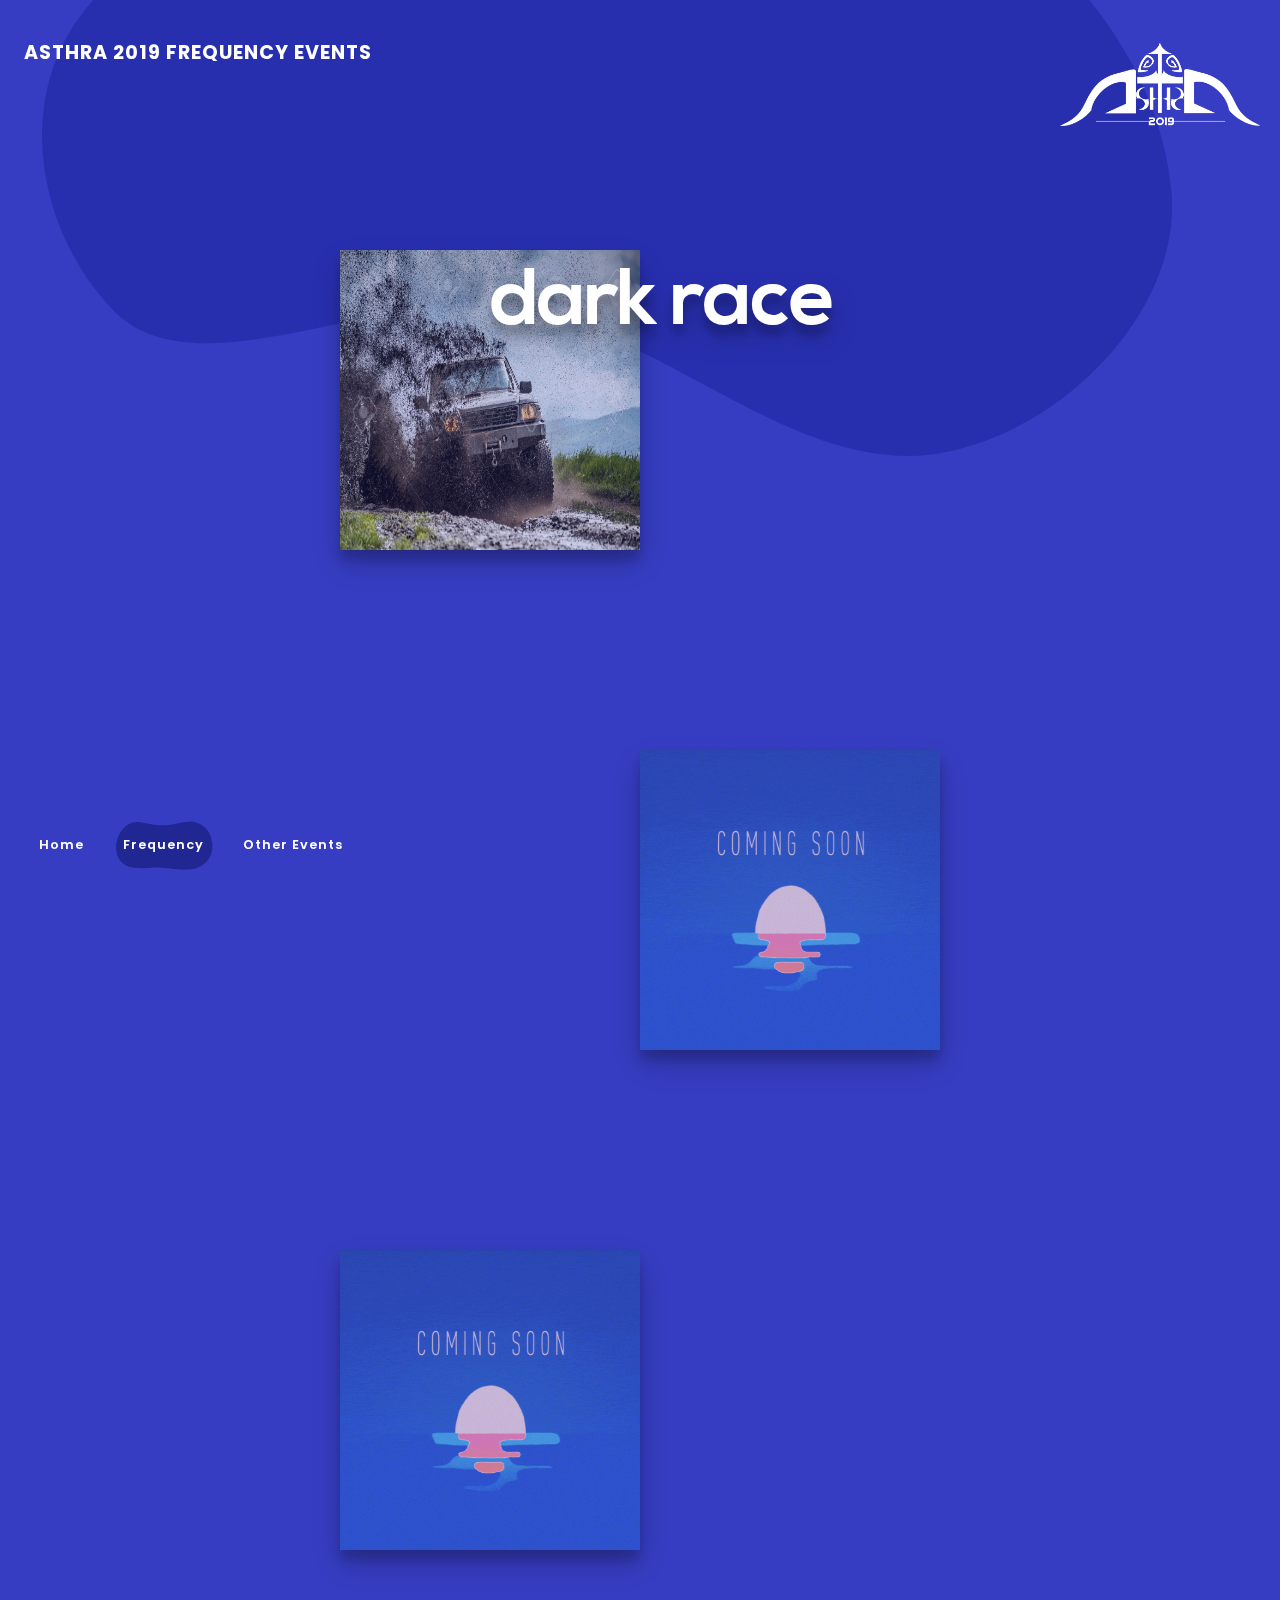
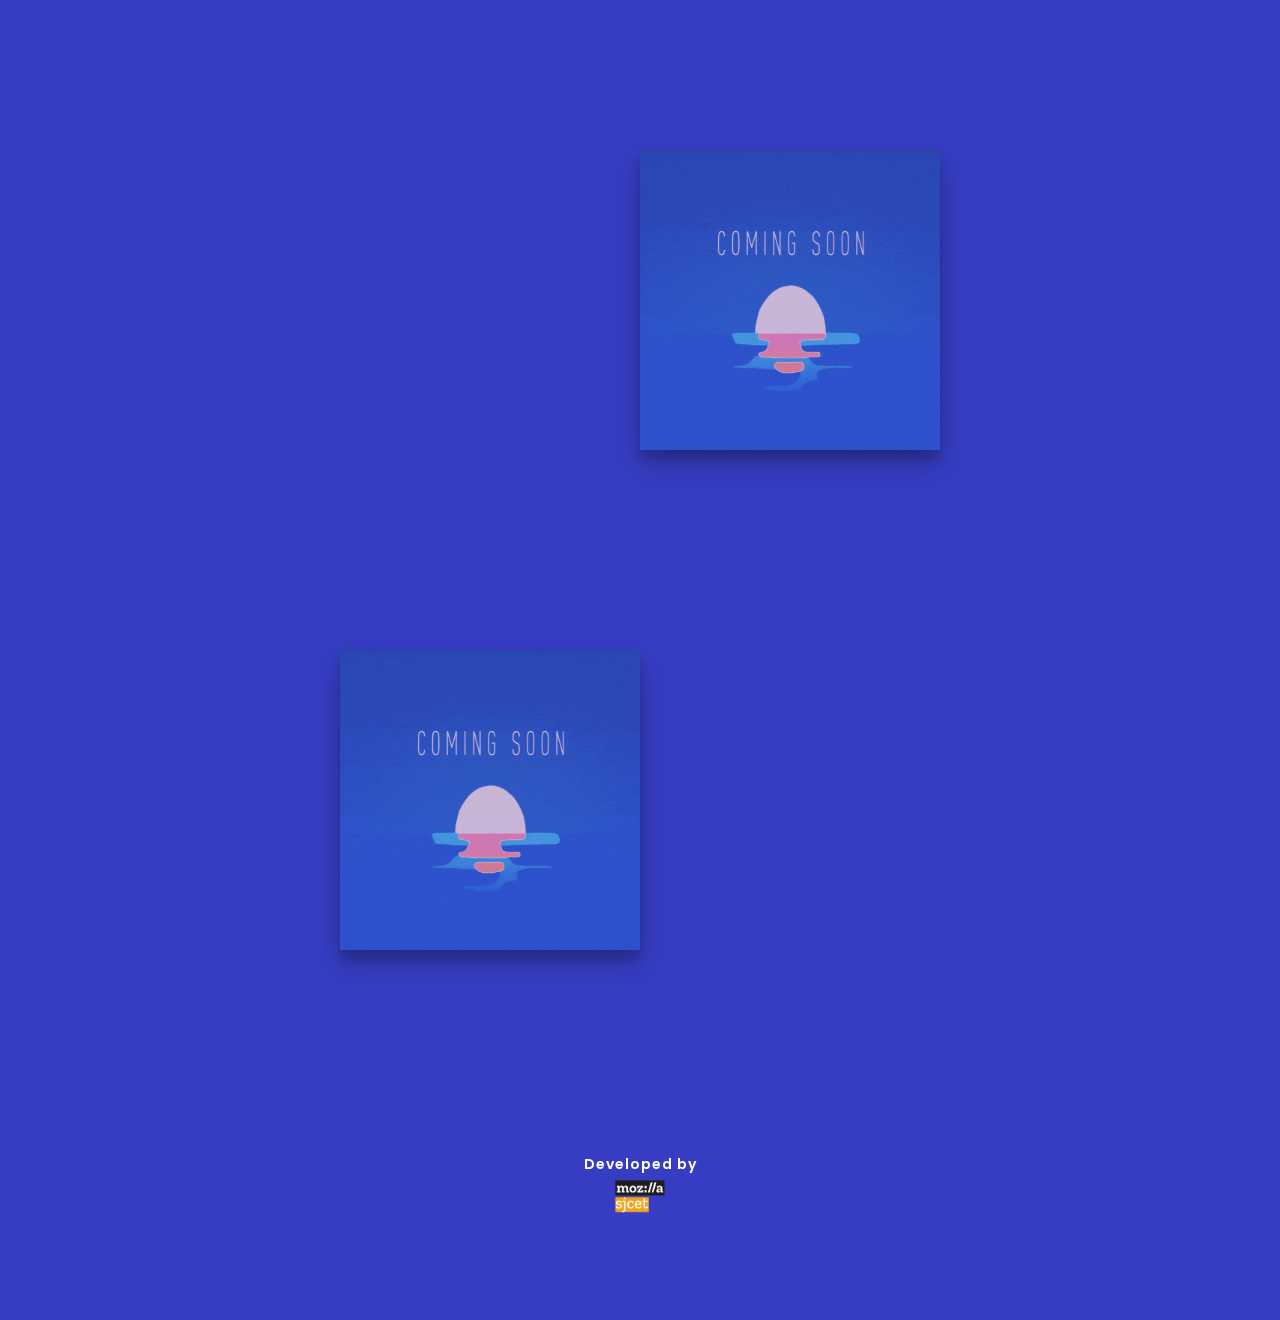
<file: events/frequency.html>
<!DOCTYPE html>
<html lang="en" class="no-js">
<head>
	<!--Responsive meta-->
		<meta charset="UTF-8" />
		<meta http-equiv="X-UA-Compatible" content="IE=edge">
		<meta name="viewport" content="width=device-width, initial-scale=1">
		<meta name="theme-color" content="#363dc2">
		<meta name="msapplication-navbutton-color" content="#363dc2">
		<meta name="apple-mobile-web-app-status-bar-style" content="#363dc2">
		<title>ASTHRA 2019 | Future Kerala | The Annual Technical Fiesta | SJCET Palai | Frequency Events | Department of ECE</title>
  	<!--SEO Data-->
	  <meta name="description" content="Asthra is the annual technical fest of SJCET Palai." />
	  <meta name="keywords" content="Asthra, Asthra 2019, Asthra 2019, Asthra 19, Asthra 2K19,Asthar Sjcet, sjcet Asthra, Asthra SJCET, cultural fest SJCET, Asthra fest, SJCET, PALAI, KTU, KTU TECHFEST" />
	  <meta name="copyright" content="Asthra 2019"/>
	  <meta name="rating" content="General" />
	  <meta name="coverage" content="Worldwide" />
	  <meta name="creator" content="Asthra 2019" />
	  <meta itemprop="name" content="Asthra 2019"/>
	  <meta itemprop="keywords" content="Asthra, Asthra 2018, Asthra 2017, Asthra 2019, Asthra 19, Asthra SJCET Palai, Asthra SJCET, cultural fest SJCET, Asthra fest, SJCET, SJCET Palai, SJCET Asthra"/>
	  <link rel="icon" href="img/Asthra19-Icon.png">
  <!--custom-->
	  <link rel="stylesheet" href="https://cdnjs.cloudflare.com/ajax/libs/font-awesome/4.7.0/css/font-awesome.min.css">
		<link href="https://fonts.googleapis.com/css?family=Poppins:400,500,600,700,800,900" rel="stylesheet">
		<link rel="stylesheet" type="text/css" href="css/normalize.css" />
		<link rel="stylesheet" type="text/css" href="css/demo.css" />
		<link rel="stylesheet" type="text/css" href="css/demo.min.css" />
		<link rel="stylesheet" href="css/normalize.min.css" />
		<link rel="stylesheet" href="css/animate.min.css" />
		<script>
			document.documentElement.className = 'js';
			var supportsCssVars = function() {
				var s = document.createElement('style'),
				support;

				s.innerHTML = "root: { --tmp-var: bold; }";
				document.head.appendChild(s);
				support = !!(window.CSS && window.CSS.supports && window.CSS.supports('font-weight', 'var(--tmp-var)'));
				s.parentNode.removeChild(s);
				return support;
			}
			if (!supportsCssVars()) alert('Please view this page in a modern browser that supports CSS Variables.')
		</script>
		<!-- Global site tag (gtag.js) - Google Analytics -->
		<script async src="https://www.googletagmanager.com/gtag/js?id=UA-133228764-1"></script>
		<script>
			window.dataLayer = window.dataLayer || [];
			function gtag(){dataLayer.push(arguments);}
			gtag('js', new Date());

			gtag('config', 'UA-133228764-1');
		</script>
	</head>
	<body class="loading">
		<svg class="hidden">
			<symbol id="shape-demo" viewBox="0 0 200 100">
				<title>shape demo</title>
				<path d="M 6.144,74.1 C 20.4,107.4 70.13,94.33 94.22,95.74 121.3,97.41 130.8,101.1 154.7,99.38 178.6,97.72 201.9,78.95 199.4,46.86 197.1,14.96 174.9,4.781 161.4,1.827 147.9,-1.128 119.8,8.284 105.6,8.766 85.34,9.449 81.91,7.628 51.08,2.334 17.26,-3.482 -8.105,40.84 6.144,74.1 Z" />
			</symbol>
		</svg>
		<main>
			<div class="morph-wrap">
				<svg class="morph" width="1400" height="770" viewBox="0 0 1400 770">
					<path d="M 262.9,252.2 C 210.1,338.2 212.6,487.6 288.8,553.9 372.2,626.5 511.2,517.8 620.3,536.3 750.6,558.4 860.3,723 987.3,686.5 1089,657.3 1168,534.7 1173,429.2 1178,313.7 1096,189.1 995.1,130.7 852.1,47.07 658.8,78.95 498.1,119.2 410.7,141.1 322.6,154.8 262.9,252.2 Z"/>
				</svg>
			</div>
			<div class="content content--fixed">
				<header class="codrops-header">
					<img src="img/logo.png" class="header-icon">
					<h1 class="codrops-header__title">Asthra 2019 Frequency Events</h1>

				</header>
				<nav class="demos">
					<a class="demo" href="../index.html"><svg class="decoshape"><use xlink:href="#shape-demo"></use></svg>Home</a>
					<a class="demo demo--current" href="#"><svg class="decoshape" preserveAspectRatio="none"><use xlink:href="#shape-demo"></use></svg>Frequency</a>
					<a class="demo" href="#menu" id="menubox"><svg class="decoshape"><use xlink:href="#shape-demo"></use></svg>Other Events</a>
				</nav>
				<a class="pater" href="frequency.html">
					<svg class="pater__deco" width="300" height="240" viewBox="0 0 1000 800">
						<path d="M27.4,171.8C73,42.9,128.6,1,128.6,1s0,0,0,0c58.5,0,368.3,0.3,873.2,0.8c38.5,211,42.1,373.5,38.9,476.7c-2.5,80.3-10.6,174.9-76.7,247.8c-15.1,16.6-37.4,41.2-72.8,53.9c-92.4,33.1-173-50.8-283.9-99.4c-224.3-98.4-334.9,51.4-472.2-45.6C-6.3,535.2-14.5,290.6,27.4,171.8z"/>
					</svg>
					<center><img class="pater__img" src="img/logo.png" alt="Asthra 2019 Logo" /></center>

				</a>
			</div>
			<div class="container">

			<!--EVENT 1 STARTS HERE-->

			<div class="content-wrap">
				<a id="demo05" href="#animatedModal5">
					<div class="content content--layout content--layout-1">
						<img class="content__img" src="img/frequency/dark-race.jpg" alt="Frequency Events" />
						<h3 class="content__title2">dark race</h3>
					</div>
				</a>
			</div>
			<!--DEMO05-->
			<div id="animatedModal5">
					<div  id="btn-close-modal" class="close-animatedModal5">
					 <svg class="svg-icon" viewBox="0 0 20 20">
					 <path fill="none" d="M12.71,7.291c-0.15-0.15-0.393-0.15-0.542,0L10,9.458L7.833,7.291c-0.15-0.15-0.392-0.15-0.542,0c-0.149,0.149-0.149,0.392,0,0.541L9.458,10l-2.168,2.167c-0.149,0.15-0.149,0.393,0,0.542c0.15,0.149,0.392,0.149,0.542,0L10,10.542l2.168,2.167c0.149,0.149,0.392,0.149,0.542,0c0.148-0.149,0.148-0.392,0-0.542L10.542,10l2.168-2.168C12.858,7.683,12.858,7.44,12.71,7.291z M10,1.188c-4.867,0-8.812,3.946-8.812,8.812c0,4.867,3.945,8.812,8.812,8.812s8.812-3.945,8.812-8.812C18.812,5.133,14.867,1.188,10,1.188z M10,18.046c-4.444,0-8.046-3.603-8.046-8.046c0-4.444,3.603-8.046,8.046-8.046c4.443,0,8.046,3.602,8.046,8.046C18.046,14.443,14.443,18.046,10,18.046z"></path>
					 </svg>
					</div>

					<div class="modal-content">
							<h4>GENERAL EVENT #1</h4>
							<h1>Dark Race</h1>
							<h3>Date : 07.02.2019</h3>
							<h2>Prize Worth : <i class="fa fa-inr" aria-hidden="true"></i>1,500</h2>
							<p>
								The Dark race is an event that consist of two car racing at a time, through a track incorporating dark and harsh terrain.
							</p>
							<h4>Rules and regulations</h4>
							<p>
								<i class="fa fa-caret-right"></i>2 cars at a time, the participants should complete 3 laps without any mistake.
								<br>
								<i class="fa fa-caret-right"></i>No one is allowed to touch the car while riding. If the car get fliped and stucked, the participant will be eliminated from the race.
								<br>
								<i class="fa fa-caret-right"></i>Whether the participant is able to restore the car properly on track unless an external actions or only with the remote, he can continue the race.
								<br>
								<i class="fa fa-caret-right"></i>There will bw several stags to complete the participants with rules and regulations.
								<br>
								<i class="fa fa-caret-right"></i>Only single person will allows to ride and other assist.
								<br>
								<i class="fa fa-caret-right"></i>The first person who complete three laps will be the winner. And the track of semi and final will be much more conjusted and tough.
								<br>
								<i class="fa fa-caret-right"></i>If no participant finishes on fixed time they will be disqualified. But they can complete their ride within next five minutes.
							</p>
							<h4 class="c-header">CONTACT DETAILS</h4>
							<h5 class="contact"><span>Christo Johns : +91 8137886689&emsp;<br class="hide-break">Sandesh S : +91 7902801309&emsp;</span></h5>
							 
					</div>
			</div>

			<!--EVENT 1 ENDS HERE-->

			<div class="content-wrap">
				<a href="#0">
				<div class="content content--layout content--layout-2">
					<img class="content__img" src="img/coming soon.gif" alt="Frequency Events" />
					<!--<h3 class="content__title2">coming soon</h3>-->
				</div>
			</a>
			</div>
			<!--DEMO05--
			<div id="animatedModal5">
					<div  id="btn-close-modal" class="close-animatedModal5">
					 <svg class="svg-icon" viewBox="0 0 20 20">
					 <path fill="none" d="M12.71,7.291c-0.15-0.15-0.393-0.15-0.542,0L10,9.458L7.833,7.291c-0.15-0.15-0.392-0.15-0.542,0c-0.149,0.149-0.149,0.392,0,0.541L9.458,10l-2.168,2.167c-0.149,0.15-0.149,0.393,0,0.542c0.15,0.149,0.392,0.149,0.542,0L10,10.542l2.168,2.167c0.149,0.149,0.392,0.149,0.542,0c0.148-0.149,0.148-0.392,0-0.542L10.542,10l2.168-2.168C12.858,7.683,12.858,7.44,12.71,7.291z M10,1.188c-4.867,0-8.812,3.946-8.812,8.812c0,4.867,3.945,8.812,8.812,8.812s8.812-3.945,8.812-8.812C18.812,5.133,14.867,1.188,10,1.188z M10,18.046c-4.444,0-8.046-3.603-8.046-8.046c0-4.444,3.603-8.046,8.046-8.046c4.443,0,8.046,3.602,8.046,8.046C18.046,14.443,14.443,18.046,10,18.046z"></path>
					 </svg>
					</div>

					<div class="modal-content">
							<h4>GENERAL EVENT #1</h4>
							<h1>Hackathon</h1>
							<p>Details will be updated soon. Stay Tuned!!!
							 </p>
							 <!--<h4>Date : February 07, 2019</h4>
							 <h4 class="c-header">CONTACT DETAILS</h4>
							 <h5 class="contact"><span>Full Name : +91 0000000000&emsp;<br class="hide-break">Full Name : +91 0000000000&emsp;</span></h5>
							 <h4 class="c-header">REGISTRATION DETAILS</h4>
							 <h5 class="contact"><span>Starts On : January 25, 2019&emsp;<br class="hide-break">Ends On : February 06, 2019&emsp;</span></h5>
							 <a href="#" class="fancy-button bg-gradient1"><span><i class="fa fa-ticket"></i> Register</span></a>--
							 <center><img src="img/smile2.svg" alt="SVG" style="height:170px;margin-top:100px;opacity:0.8"></center>
					</div>
			</div>-->

			<div class="content-wrap">
				<a href="#0">
				<div class="content content--layout content--layout-1">
					<img class="content__img" src="img/coming soon.gif" alt="Frequency Events" />
					<!--<h3 class="content__title2">coming soon</h3>-->
				</div>
			</a>
			</div>
			<!--DEMO05--
			<div id="animatedModal5">
					<div  id="btn-close-modal" class="close-animatedModal5">
					 <svg class="svg-icon" viewBox="0 0 20 20">
					 <path fill="none" d="M12.71,7.291c-0.15-0.15-0.393-0.15-0.542,0L10,9.458L7.833,7.291c-0.15-0.15-0.392-0.15-0.542,0c-0.149,0.149-0.149,0.392,0,0.541L9.458,10l-2.168,2.167c-0.149,0.15-0.149,0.393,0,0.542c0.15,0.149,0.392,0.149,0.542,0L10,10.542l2.168,2.167c0.149,0.149,0.392,0.149,0.542,0c0.148-0.149,0.148-0.392,0-0.542L10.542,10l2.168-2.168C12.858,7.683,12.858,7.44,12.71,7.291z M10,1.188c-4.867,0-8.812,3.946-8.812,8.812c0,4.867,3.945,8.812,8.812,8.812s8.812-3.945,8.812-8.812C18.812,5.133,14.867,1.188,10,1.188z M10,18.046c-4.444,0-8.046-3.603-8.046-8.046c0-4.444,3.603-8.046,8.046-8.046c4.443,0,8.046,3.602,8.046,8.046C18.046,14.443,14.443,18.046,10,18.046z"></path>
					 </svg>
					</div>

					<div class="modal-content">
							<h4>GENERAL EVENT #1</h4>
							<h1>Hackathon</h1>
							<p>Details will be updated soon. Stay Tuned!!!
							 </p>
							 <!--<h4>Date : February 07, 2019</h4>
							 <h4 class="c-header">CONTACT DETAILS</h4>
							 <h5 class="contact"><span>Full Name : +91 0000000000&emsp;<br class="hide-break">Full Name : +91 0000000000&emsp;</span></h5>
							 <h4 class="c-header">REGISTRATION DETAILS</h4>
							 <h5 class="contact"><span>Starts On : January 25, 2019&emsp;<br class="hide-break">Ends On : February 06, 2019&emsp;</span></h5>
							 <a href="#" class="fancy-button bg-gradient1"><span><i class="fa fa-ticket"></i> Register</span></a>--
							 <center><img src="img/smile2.svg" alt="SVG" style="height:170px;margin-top:100px;opacity:0.8"></center>
					</div>
			</div>-->

			<div class="content-wrap">
				<a href="#0">
				<div class="content content--layout content--layout-2">
					<img class="content__img" src="img/coming soon.gif" alt="Frequency Events" />
					<!--<h3 class="content__title2">coming soon</h3>-->
				</div>
			</a>
			</div>
			<!--DEMO05--
			<div id="animatedModal5">
					<div  id="btn-close-modal" class="close-animatedModal5">
					 <svg class="svg-icon" viewBox="0 0 20 20">
					 <path fill="none" d="M12.71,7.291c-0.15-0.15-0.393-0.15-0.542,0L10,9.458L7.833,7.291c-0.15-0.15-0.392-0.15-0.542,0c-0.149,0.149-0.149,0.392,0,0.541L9.458,10l-2.168,2.167c-0.149,0.15-0.149,0.393,0,0.542c0.15,0.149,0.392,0.149,0.542,0L10,10.542l2.168,2.167c0.149,0.149,0.392,0.149,0.542,0c0.148-0.149,0.148-0.392,0-0.542L10.542,10l2.168-2.168C12.858,7.683,12.858,7.44,12.71,7.291z M10,1.188c-4.867,0-8.812,3.946-8.812,8.812c0,4.867,3.945,8.812,8.812,8.812s8.812-3.945,8.812-8.812C18.812,5.133,14.867,1.188,10,1.188z M10,18.046c-4.444,0-8.046-3.603-8.046-8.046c0-4.444,3.603-8.046,8.046-8.046c4.443,0,8.046,3.602,8.046,8.046C18.046,14.443,14.443,18.046,10,18.046z"></path>
					 </svg>
					</div>

					<div class="modal-content">
							<h4>GENERAL EVENT #1</h4>
							<h1>Hackathon</h1>
							<p>Details will be updated soon. Stay Tuned!!!
							 </p>
							 <!--<h4>Date : February 07, 2019</h4>
							 <h4 class="c-header">CONTACT DETAILS</h4>
							 <h5 class="contact"><span>Full Name : +91 0000000000&emsp;<br class="hide-break">Full Name : +91 0000000000&emsp;</span></h5>
							 <h4 class="c-header">REGISTRATION DETAILS</h4>
							 <h5 class="contact"><span>Starts On : January 25, 2019&emsp;<br class="hide-break">Ends On : February 06, 2019&emsp;</span></h5>
							 <a href="#" class="fancy-button bg-gradient1"><span><i class="fa fa-ticket"></i> Register</span></a>--
							 <center><img src="img/smile2.svg" alt="SVG" style="height:170px;margin-top:100px;opacity:0.8"></center>
					</div>
			</div>-->

			<div class="content-wrap">
				<a href="#0">
				<div class="content content--layout content--layout-1">
					<img class="content__img" src="img/coming soon.gif" alt="Frequency Events" />
					<!--<h3 class="content__title2">coming soon</h3>-->
				</div>
			</a>
			</div>
			<!--DEMO05--
			<div id="animatedModal5">
					<div  id="btn-close-modal" class="close-animatedModal5">
					 <svg class="svg-icon" viewBox="0 0 20 20">
					 <path fill="none" d="M12.71,7.291c-0.15-0.15-0.393-0.15-0.542,0L10,9.458L7.833,7.291c-0.15-0.15-0.392-0.15-0.542,0c-0.149,0.149-0.149,0.392,0,0.541L9.458,10l-2.168,2.167c-0.149,0.15-0.149,0.393,0,0.542c0.15,0.149,0.392,0.149,0.542,0L10,10.542l2.168,2.167c0.149,0.149,0.392,0.149,0.542,0c0.148-0.149,0.148-0.392,0-0.542L10.542,10l2.168-2.168C12.858,7.683,12.858,7.44,12.71,7.291z M10,1.188c-4.867,0-8.812,3.946-8.812,8.812c0,4.867,3.945,8.812,8.812,8.812s8.812-3.945,8.812-8.812C18.812,5.133,14.867,1.188,10,1.188z M10,18.046c-4.444,0-8.046-3.603-8.046-8.046c0-4.444,3.603-8.046,8.046-8.046c4.443,0,8.046,3.602,8.046,8.046C18.046,14.443,14.443,18.046,10,18.046z"></path>
					 </svg>
					</div>

					<div class="modal-content">
							<h4>GENERAL EVENT #1</h4>
							<h1>Hackathon</h1>
							<p>Details will be updated soon. Stay Tuned!!!
							 </p>
							 <!--<h4>Date : February 07, 2019</h4>
							 <h4 class="c-header">CONTACT DETAILS</h4>
							 <h5 class="contact"><span>Full Name : +91 0000000000&emsp;<br class="hide-break">Full Name : +91 0000000000&emsp;</span></h5>
							 <h4 class="c-header">REGISTRATION DETAILS</h4>
							 <h5 class="contact"><span>Starts On : January 25, 2019&emsp;<br class="hide-break">Ends On : February 06, 2019&emsp;</span></h5>
							 <a href="#" class="fancy-button bg-gradient1"><span><i class="fa fa-ticket"></i> Register</span></a>--
							 <center><img src="img/smile2.svg" alt="SVG" style="height:170px;margin-top:100px;opacity:0.8"></center>
					</div>
			</div>-->

		</div>
			<section class="content content--related">
				<center><div class="content__info footer">Developed by </div><a href="https://www.instagram.com/mozilla.sjcet/" target="_blank"><img src="img/Logo-MozillaSJCET.png" style="height:36px;" alt="Mozilla SJCET"></a></center>
			</section>
		</main>

		<div id="menu">
	 <div  id="btn-close-modal" class="close-menu menu-button">
		<svg class="svg-icon" viewBox="0 0 20 20">
		<path fill="none" d="M12.71,7.291c-0.15-0.15-0.393-0.15-0.542,0L10,9.458L7.833,7.291c-0.15-0.15-0.392-0.15-0.542,0c-0.149,0.149-0.149,0.392,0,0.541L9.458,10l-2.168,2.167c-0.149,0.15-0.149,0.393,0,0.542c0.15,0.149,0.392,0.149,0.542,0L10,10.542l2.168,2.167c0.149,0.149,0.392,0.149,0.542,0c0.148-0.149,0.148-0.392,0-0.542L10.542,10l2.168-2.168C12.858,7.683,12.858,7.44,12.71,7.291z M10,1.188c-4.867,0-8.812,3.946-8.812,8.812c0,4.867,3.945,8.812,8.812,8.812s8.812-3.945,8.812-8.812C18.812,5.133,14.867,1.188,10,1.188z M10,18.046c-4.444,0-8.046-3.603-8.046-8.046c0-4.444,3.603-8.046,8.046-8.046c4.443,0,8.046,3.602,8.046,8.046C18.046,14.443,14.443,18.046,10,18.046z"></path>
		</svg>
	 </div>
	 <div class="modal-content">
		 <div class="nav">
		 <a href="workshops.html">Workshops</a><br>
		 <a href="generalevents.html">General Events</a><br>
		 <a href="trilok.html">Trilok</a><br>
		 <a href="fenstra.html">Fenstra</a><br>
		 <a href="radiance.html">Radiance</a><br>
		 <a href="mechaura.html">Mechaura</a><br>
		 <a href="emerge.html">Emerge</a><br>
		 <a href="yanthrika.html">Yanthrika</a><br>
		 <a href="coztruzione.html">Coztruzione</a><br>
		 <a href="groundevents.html">Ground Events</a><br>
		 <a href="onlineevents.html">Online Events</a><br>

	 </div>
	</div>
	</div>

		<script src="js/imagesloaded.pkgd.min.js"></script>
		<script src="js/anime.min.js"></script>
		<script src="js/scrollMonitor.js"></script>
		<script src="js/demo1.js"></script>
		<script src="js/jquery.min.js"></script>
		<script src="js/animatedModal.js"></script>

		<!--Initialize Modal Box-->
		<script>  $("#demo01").animatedModal();</script>
		<script>  $("#demo02").animatedModal();</script>
		<script>  $("#demo03").animatedModal();</script>
		<script>  $("#demo04").animatedModal();</script>
		<script>  $("#demo05").animatedModal();</script>
		<script>  $("#menubox").animatedModal();</script>

	</body>
</html>
</file>
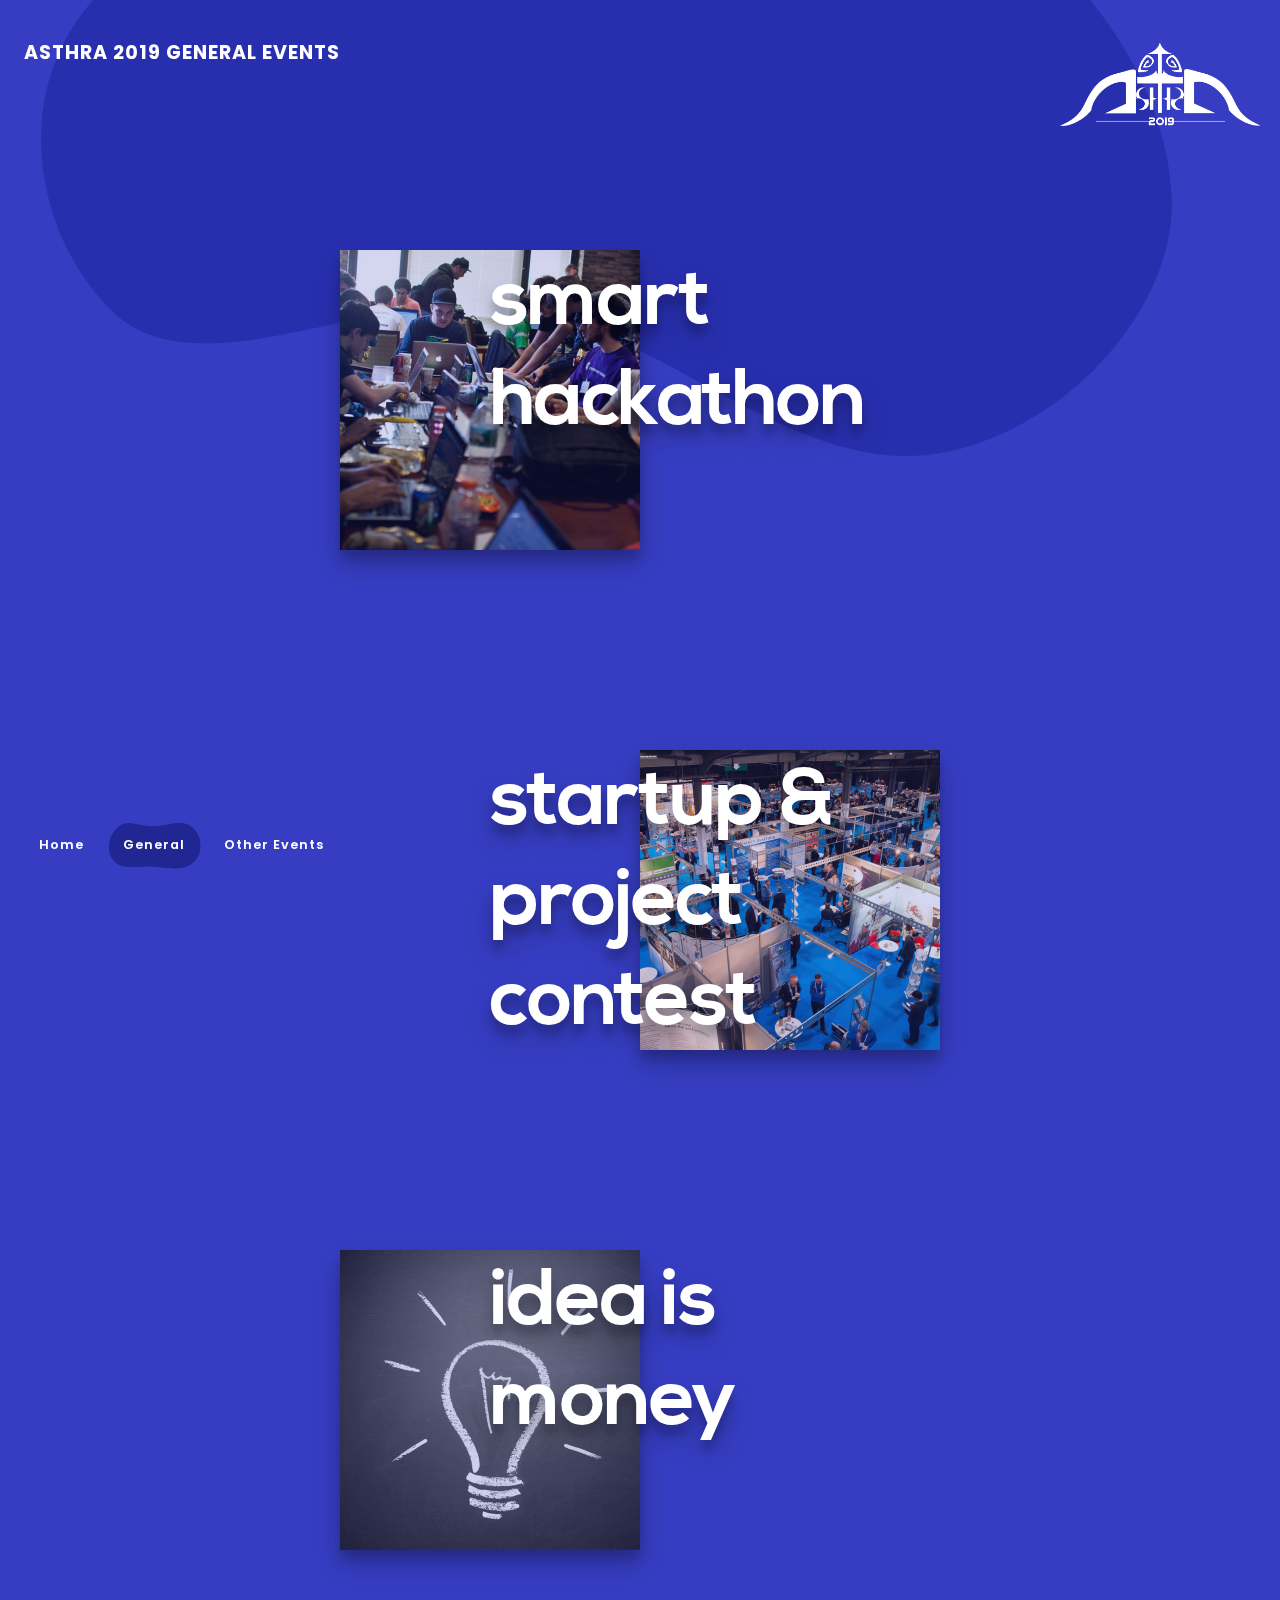
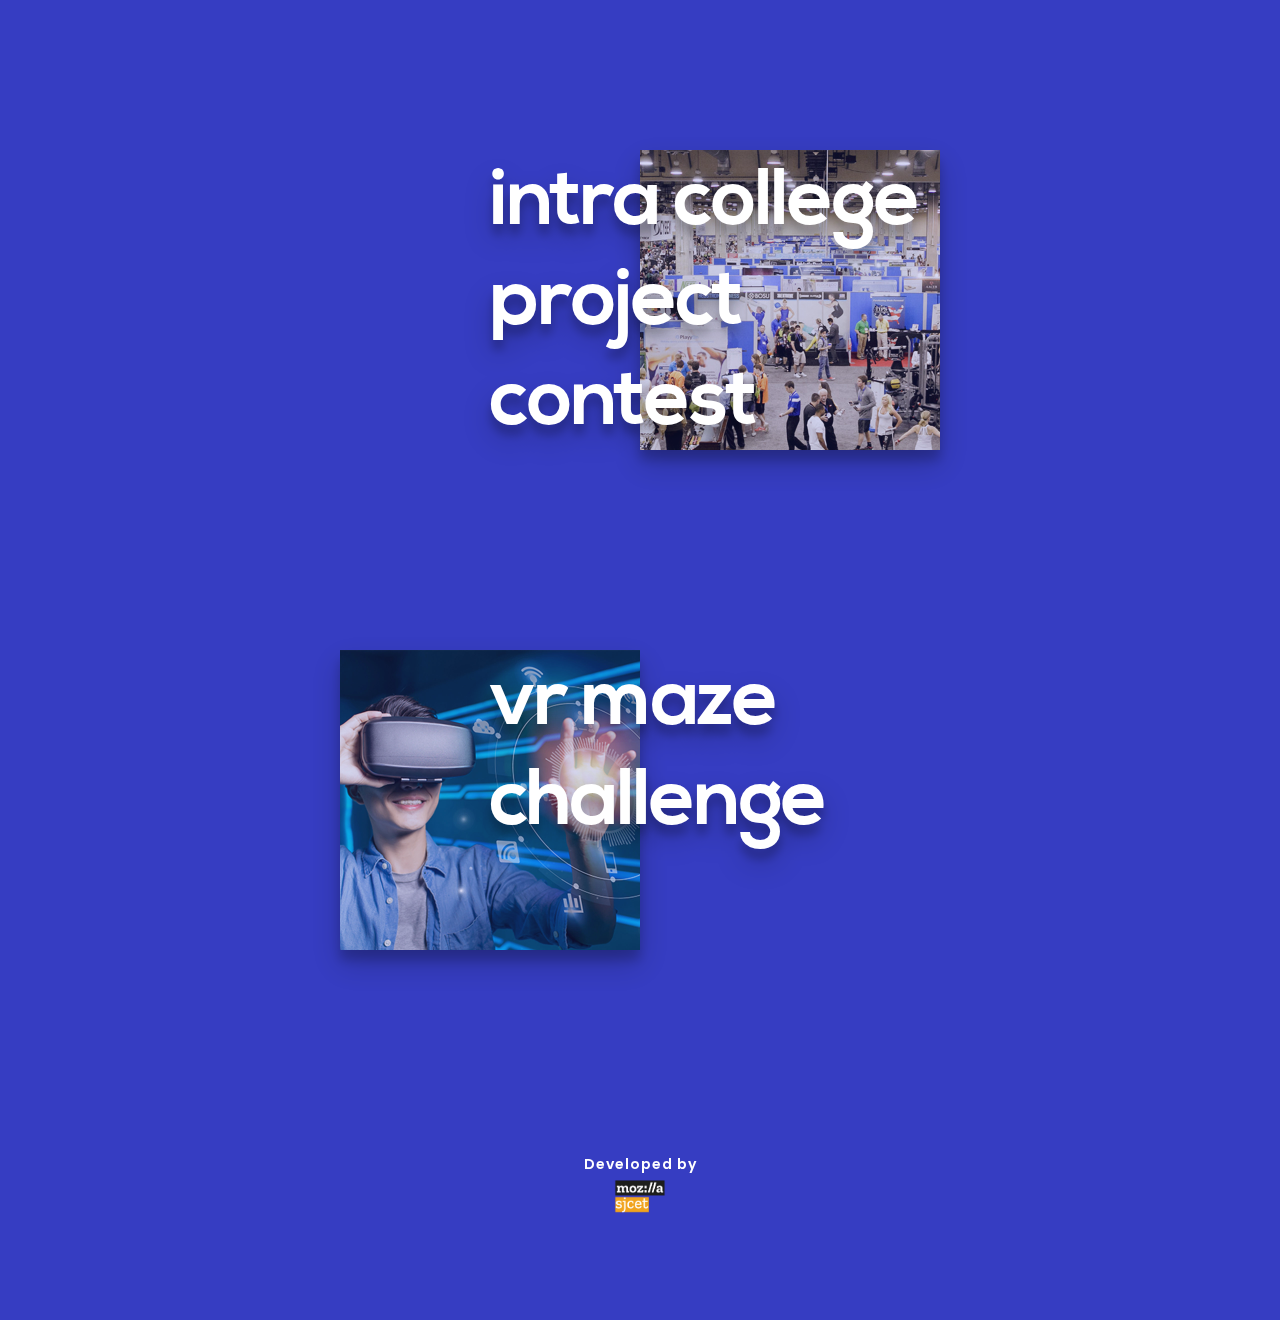
<file: events/generalevents.html>
<!DOCTYPE html>
<html lang="en" class="no-js">
<head>
	<!--Responsive meta-->
		<meta charset="UTF-8" />
		<meta http-equiv="X-UA-Compatible" content="IE=edge">
		<meta name="viewport" content="width=device-width, initial-scale=1">
		<meta name="theme-color" content="#363dc2">
		<meta name="msapplication-navbutton-color" content="#363dc2">
		<meta name="apple-mobile-web-app-status-bar-style" content="#363dc2">
		<title>ASTHRA 2019 | Future Kerala | The Annual Technical Fiesta | SJCET Palai | General Events</title>
  	<!--SEO Data-->
	  <meta name="description" content="Asthra is the annual technical fest of SJCET Palai." />
	  <meta name="keywords" content="Asthra, Asthra 2019, Asthra 2019, Asthra 19, Asthra 2K19,Asthar Sjcet, sjcet Asthra, Asthra SJCET, cultural fest SJCET, Asthra fest, SJCET, PALAI, KTU, KTU TECHFEST" />
	  <meta name="copyright" content="Asthra 2019"/>
	  <meta name="rating" content="General" />
	  <meta name="coverage" content="Worldwide" />
	  <meta name="creator" content="Asthra 2019" />
	  <meta itemprop="name" content="Asthra 2019"/>
	  <meta itemprop="keywords" content="Asthra, Asthra 2018, Asthra 2017, Asthra 2019, Asthra 19, Asthra SJCET Palai, Asthra SJCET, cultural fest SJCET, Asthra fest, SJCET, SJCET Palai, SJCET Asthra"/>
	  <link rel="icon" href="img/Asthra19-Icon.png">
  <!--custom-->
	  <link rel="stylesheet" href="https://cdnjs.cloudflare.com/ajax/libs/font-awesome/4.7.0/css/font-awesome.min.css">
		<link href="https://fonts.googleapis.com/css?family=Poppins:400,500,600,700,800,900" rel="stylesheet">
		<link rel="stylesheet" type="text/css" href="css/normalize.css" />
		<link rel="stylesheet" type="text/css" href="css/demo.css" />
		<link rel="stylesheet" type="text/css" href="css/demo.min.css" />
		<link rel="stylesheet" href="css/normalize.min.css" />
		<link rel="stylesheet" href="css/animate.min.css" />

		<script>
			document.documentElement.className = 'js';
			var supportsCssVars = function() {
				var s = document.createElement('style'),
				support;

				s.innerHTML = "root: { --tmp-var: bold; }";
				document.head.appendChild(s);
				support = !!(window.CSS && window.CSS.supports && window.CSS.supports('font-weight', 'var(--tmp-var)'));
				s.parentNode.removeChild(s);
				return support;
			}
			if (!supportsCssVars()) alert('Please view this page in a modern browser that supports CSS Variables.')
		</script>
		<!-- Global site tag (gtag.js) - Google Analytics -->
		<script async src="https://www.googletagmanager.com/gtag/js?id=UA-133228764-1"></script>
		<script>
			window.dataLayer = window.dataLayer || [];
			function gtag(){dataLayer.push(arguments);}
			gtag('js', new Date());

			gtag('config', 'UA-133228764-1');
		</script>
	</head>
	<body class="loading">
		<svg class="hidden">
			<symbol id="shape-demo" viewBox="0 0 200 100">
				<title>shape demo</title>
				<path d="M 6.144,74.1 C 20.4,107.4 70.13,94.33 94.22,95.74 121.3,97.41 130.8,101.1 154.7,99.38 178.6,97.72 201.9,78.95 199.4,46.86 197.1,14.96 174.9,4.781 161.4,1.827 147.9,-1.128 119.8,8.284 105.6,8.766 85.34,9.449 81.91,7.628 51.08,2.334 17.26,-3.482 -8.105,40.84 6.144,74.1 Z" />
			</symbol>
		</svg>
		<main>
			<div class="morph-wrap">
				<svg class="morph" width="1400" height="770" viewBox="0 0 1400 770">
					<path d="M 262.9,252.2 C 210.1,338.2 212.6,487.6 288.8,553.9 372.2,626.5 511.2,517.8 620.3,536.3 750.6,558.4 860.3,723 987.3,686.5 1089,657.3 1168,534.7 1173,429.2 1178,313.7 1096,189.1 995.1,130.7 852.1,47.07 658.8,78.95 498.1,119.2 410.7,141.1 322.6,154.8 262.9,252.2 Z"/>
				</svg>
			</div>
			<div class="content content--fixed">
				<header class="codrops-header">
					<img src="img/logo.png" class="header-icon">
					<h1 class="codrops-header__title">Asthra 2019 General Events</h1>

				</header>
				<nav class="demos">
					<a class="demo" href="../index.html"><svg class="decoshape"><use xlink:href="#shape-demo"></use></svg>Home</a>
					<a class="demo demo--current" href="#"><svg class="decoshape" preserveAspectRatio="none"><use xlink:href="#shape-demo"></use></svg>General</a>
					<a class="demo" href="#menu" id="menubox"><svg class="decoshape"><use xlink:href="#shape-demo"></use></svg>Other Events</a>
				</nav>
				<a class="pater" href="generalevents.html">
					<svg class="pater__deco" width="300" height="240" viewBox="0 0 1000 800">
						<path d="M27.4,171.8C73,42.9,128.6,1,128.6,1s0,0,0,0c58.5,0,368.3,0.3,873.2,0.8c38.5,211,42.1,373.5,38.9,476.7c-2.5,80.3-10.6,174.9-76.7,247.8c-15.1,16.6-37.4,41.2-72.8,53.9c-92.4,33.1-173-50.8-283.9-99.4c-224.3-98.4-334.9,51.4-472.2-45.6C-6.3,535.2-14.5,290.6,27.4,171.8z"/>
					</svg>
					<center><img class="pater__img" src="img/logo.png" alt="Asthra 2019 Logo" /></center>
				</a>

			</div>
			<div class="container">
			<div class="content-wrap">
				<a  id="demo01" href="#animatedModal1">
					<div class="content content--layout content--layout-1" >
						<img class="content__img" src="img/general/hackathon.jpg" alt="General Event" />
						<h3 class="content__title2">Smart HACKATHON</h3>
					</div>
			  </a>
		  </div>

		 <!--DEMO01-->
		 <div id="animatedModal1">
				 <div  id="btn-close-modal" class="close-animatedModal1">
					<svg class="svg-icon" viewBox="0 0 20 20">
					<path fill="none" d="M12.71,7.291c-0.15-0.15-0.393-0.15-0.542,0L10,9.458L7.833,7.291c-0.15-0.15-0.392-0.15-0.542,0c-0.149,0.149-0.149,0.392,0,0.541L9.458,10l-2.168,2.167c-0.149,0.15-0.149,0.393,0,0.542c0.15,0.149,0.392,0.149,0.542,0L10,10.542l2.168,2.167c0.149,0.149,0.392,0.149,0.542,0c0.148-0.149,0.148-0.392,0-0.542L10.542,10l2.168-2.168C12.858,7.683,12.858,7.44,12.71,7.291z M10,1.188c-4.867,0-8.812,3.946-8.812,8.812c0,4.867,3.945,8.812,8.812,8.812s8.812-3.945,8.812-8.812C18.812,5.133,14.867,1.188,10,1.188z M10,18.046c-4.444,0-8.046-3.603-8.046-8.046c0-4.444,3.603-8.046,8.046-8.046c4.443,0,8.046,3.602,8.046,8.046C18.046,14.443,14.443,18.046,10,18.046z"></path>
					</svg>
				 </div>

				 <div class="modal-content">
						 <h4>GENERAL EVENT #1</h4>
						 <h1>Smart Hackathon</h1>
						 <h4>Date : February 07, 2019</h4>
						 <h3>Prizes Worth : <i class="fa fa-inr" aria-hidden="true"></i>20,000</h3>
						<h4>Last Date for Entries : February 05, 2019</h4>
						<p>
							<i class="fa fa-caret-right"></i> Inter College Event<br>
							<i class="fa fa-caret-right"></i> Top 20 teams will be shortlisted based on their ideas<br>
							<i class="fa fa-caret-right"></i> Each team can have 2-5 members<br>
							<i class="fa fa-caret-right"></i> Software and Hardware solutions can be presented<br>
							<i class="fa fa-caret-right"></i> Students shall present a complete solution of the problem statement given to them by the end!<br>
							<i class="fa fa-caret-right"></i> Students must bring their own laptops and project materials for the event<br>
							<i class="fa fa-caret-right"></i> The judgement of the jury will be final<br>
							<i class="fa fa-caret-right"></i> Certificates valid for KTU activity points<br>

						</p>
						<h4 class="c-header">CONTACT DETAILS</h4>
						<h5 class="contact"><span>Vineeth : <a href="tel:+91 8891313935">+91 8891313935</a>&emsp;<br class="hide-break">Gouri : <a href="tel:+91 8921498828">+91 8921498828</a>&emsp;</span></h5>
						<a href=" https://goo.gl/N1Sx64" target="_blank" class="fancy-button bg-gradient1"><span><i class="fa fa-ticket"></i> Register</span></a>
				 </div>
		 </div>

		 			<div class="content-wrap">
		 				<a  id="demo04" href="#animatedModal4">
		 			<div class="content content--layout content--layout-2" >
		 				<img class="content__img" src="img/general/expo1.jpg" alt="General Event" />
		 					<h3 class="content__title2">Startup & Project Contest</h3>
		 			</div>
		 			</a>
		 			</div>

		 									<!--DEMO04-->
		 						  	 <div id="animatedModal4">
		 						 				 <div  id="btn-close-modal" class="close-animatedModal4">
		 						 					<svg class="svg-icon" viewBox="0 0 20 20">
		 						 					<path fill="none" d="M12.71,7.291c-0.15-0.15-0.393-0.15-0.542,0L10,9.458L7.833,7.291c-0.15-0.15-0.392-0.15-0.542,0c-0.149,0.149-0.149,0.392,0,0.541L9.458,10l-2.168,2.167c-0.149,0.15-0.149,0.393,0,0.542c0.15,0.149,0.392,0.149,0.542,0L10,10.542l2.168,2.167c0.149,0.149,0.392,0.149,0.542,0c0.148-0.149,0.148-0.392,0-0.542L10.542,10l2.168-2.168C12.858,7.683,12.858,7.44,12.71,7.291z M10,1.188c-4.867,0-8.812,3.946-8.812,8.812c0,4.867,3.945,8.812,8.812,8.812s8.812-3.945,8.812-8.812C18.812,5.133,14.867,1.188,10,1.188z M10,18.046c-4.444,0-8.046-3.603-8.046-8.046c0-4.444,3.603-8.046,8.046-8.046c4.443,0,8.046,3.602,8.046,8.046C18.046,14.443,14.443,18.046,10,18.046z"></path>
		 						 					</svg>
		 						 				 </div>

		 						 				 <div class="modal-content">
		 						 						 <h4>GENERAL EVENT #2</h4>
		 						 						 <h1>Mega Startup & Project Contest</h1>
		 												 <h4>Date : February 07, 2019</h4>
		 												 <h3>Prizes Worth : <i class="fa fa-inr" aria-hidden="true"></i>30,000</h3>
		 					 							<h4>Last Date for Entries : February 05, 2019</h4>
		 					 							<p>
															<i class="fa fa-caret-right"></i> Inter College Event<br>
		 													<i class="fa fa-caret-right"></i> Participants can exhibit your startup products<br>
		 													<i class="fa fa-caret-right"></i> Prototypes and young projects with respect to any engineering or business field can be exhibited<br>
		 													<i class="fa fa-caret-right"></i> Each team can have 1-5 members<br>
		 													<i class="fa fa-caret-right"></i> A 10 slides PPT of your project need to be presented<br>
		 													<i class="fa fa-caret-right"></i> The judgement of the jury will be final<br>
		 													<i class="fa fa-caret-right"></i> Certificates valid for KTU activity points<br>
		 												</p>
		 					 							<h4 class="c-header">CONTACT DETAILS</h4>
		 					 							<h5 class="contact"><span>Vishnu : <a href="tel:+91 9544148221">+91 9544148221</a>&emsp;<br class="hide-break">Abhay : <a href="tel:+91 9746821352">+91 9746821352</a>&emsp;</span></h5>
		 					 							<a href=" https://goo.gl/unvyuC" target="_blank" class="fancy-button bg-gradient1"><span><i class="fa fa-ticket"></i> Register</span></a>
		 						 				 </div>
		 						 		 </div>

		 <div class="content-wrap">
			 <a  id="demo02" href="#animatedModal2">
		 <div class="content content--layout content--layout-1" >
			 <img class="content__img" src="img/general/idea.jpg" alt="General Event" />
				 <h3 class="content__title2">IDEA IS MONEY</h3>
				 <!--<p class="content__author">Gregory Mourisha</p>-->
				 <!--<p class="content__desc2">More Details</p>-->
		 <!--<a class="content__link"  href="#openModal">Registration Details</a>-->
		 </div>
		 </a>
		 </div>

														 <!--DEMO06-->
														<div id="animatedModal2">
																<div  id="btn-close-modal" class="close-animatedModal2">
																 <svg class="svg-icon" viewBox="0 0 20 20">
																 <path fill="none" d="M12.71,7.291c-0.15-0.15-0.393-0.15-0.542,0L10,9.458L7.833,7.291c-0.15-0.15-0.392-0.15-0.542,0c-0.149,0.149-0.149,0.392,0,0.541L9.458,10l-2.168,2.167c-0.149,0.15-0.149,0.393,0,0.542c0.15,0.149,0.392,0.149,0.542,0L10,10.542l2.168,2.167c0.149,0.149,0.392,0.149,0.542,0c0.148-0.149,0.148-0.392,0-0.542L10.542,10l2.168-2.168C12.858,7.683,12.858,7.44,12.71,7.291z M10,1.188c-4.867,0-8.812,3.946-8.812,8.812c0,4.867,3.945,8.812,8.812,8.812s8.812-3.945,8.812-8.812C18.812,5.133,14.867,1.188,10,1.188z M10,18.046c-4.444,0-8.046-3.603-8.046-8.046c0-4.444,3.603-8.046,8.046-8.046c4.443,0,8.046,3.602,8.046,8.046C18.046,14.443,14.443,18.046,10,18.046z"></path>
																 </svg>
																</div>

																<div class="modal-content">
																		<h4>GENERAL EVENT #3</h4>
																		<h1>Idea is Money</h1>
																		<!--<h4>Date : February 07, 2019</h4>-->
			 		 												 <h3>Prizes Worth : <i class="fa fa-inr" aria-hidden="true"></i>20,000</h3>
			 		 					 							<!--<h4>Last Date for Entries : February 05, 2019</h4>-->
			 		 					 							<p>
			 															<i class="fa fa-caret-right"></i> Inter College Event<br>
			 		 													<i class="fa fa-caret-right"></i> Participants with the most practical engineering or business project ideas will bag the price<br>
			 		 													<i class="fa fa-caret-right"></i> Each team can have 1-4 members<br>
			 		 													<i class="fa fa-caret-right"></i> A 10 slides PPT of your project need to be presented<br>
			 		 													<i class="fa fa-caret-right"></i> The judgement of the jury will be final<br>
			 		 													<i class="fa fa-caret-right"></i> Certificates valid for KTU activity points<br>
			 		 												</p>
																	<h4 class="c-header">CONTACT DETAILS</h4>
																	<h5 class="contact"><span>Anto P. Biju : <a href="tel:+91 9790024813">+91 9790024813</a>&emsp;<br class="hide-break">Thomas Cyriac : <a href="tel:+91 9562357366">+91 9562357366</a>&emsp;</span></h5>
																	<!--<a href=" https://goo.gl/unvyuC" target="_blank" class="fancy-button bg-gradient1"><span><i class="fa fa-ticket"></i> Register</span></a>-->
																</div>
														</div>



																	<div class="content-wrap">
																		<a  id="demo05" href="#animatedModal5">
																	<div class="content content--layout content--layout-2" >
																		<img class="content__img" src="img/general/expo2.jpg" alt="General Event" />
																			<h3 class="content__title2">Intra college project Contest</h3>
																	</div>
																	</a>
																	</div>

																										<!--DEMO05-->
																							  	 <div id="animatedModal5">
																							 				 <div  id="btn-close-modal" class="close-animatedModal5">
																							 					<svg class="svg-icon" viewBox="0 0 20 20">
																							 					<path fill="none" d="M12.71,7.291c-0.15-0.15-0.393-0.15-0.542,0L10,9.458L7.833,7.291c-0.15-0.15-0.392-0.15-0.542,0c-0.149,0.149-0.149,0.392,0,0.541L9.458,10l-2.168,2.167c-0.149,0.15-0.149,0.393,0,0.542c0.15,0.149,0.392,0.149,0.542,0L10,10.542l2.168,2.167c0.149,0.149,0.392,0.149,0.542,0c0.148-0.149,0.148-0.392,0-0.542L10.542,10l2.168-2.168C12.858,7.683,12.858,7.44,12.71,7.291z M10,1.188c-4.867,0-8.812,3.946-8.812,8.812c0,4.867,3.945,8.812,8.812,8.812s8.812-3.945,8.812-8.812C18.812,5.133,14.867,1.188,10,1.188z M10,18.046c-4.444,0-8.046-3.603-8.046-8.046c0-4.444,3.603-8.046,8.046-8.046c4.443,0,8.046,3.602,8.046,8.046C18.046,14.443,14.443,18.046,10,18.046z"></path>
																							 					</svg>
																							 				 </div>

																							 				 <div class="modal-content">
																							 						 <h4>GENERAL EVENT #4</h4>
																							 						 <h1>Intra College Project Contest</h1>
																													 <h3>Prizes Worth : <i class="fa fa-inr" aria-hidden="true"></i>10,000</h3>
															 		 					 							<!--<h4>Last Date for Entries : February 05, 2019</h4>-->
															 		 					 							<p>
															 															<i class="fa fa-caret-right"></i> Intra College Event<br>
															 		 													<i class="fa fa-caret-right"></i> Project competition exclusively for SJCET students<br>
															 		 													<i class="fa fa-caret-right"></i> Students ccan bring in their hands on projects or design projects individually or as a teaM<br>
															 		 													<i class="fa fa-caret-right"></i> The judgement of the jury will be final<br>
															 		 													<i class="fa fa-caret-right"></i> Certificates valid for KTU activity points<br>
															 		 												</p>
															 		 					 							<h4 class="c-header">CONTACT DETAILS</h4>
															 		 					 							<h5 class="contact"><span>Anto P. Biju : <a href="tel:+91 9790024813">+91 9790024813</a>&emsp;<br class="hide-break">Thomas Cyriac : <a href="tel:+91 9562357366">+91 9562357366</a>&emsp;</span></h5>
															 		 					 							<!--<a href=" https://goo.gl/unvyuC" target="_blank" class="fancy-button bg-gradient1"><span><i class="fa fa-ticket"></i> Register</span></a>-->
																							 				 </div>
																							 		 </div>


			<div class="content-wrap">
				<a  id="demo03" href="#animatedModal3">
			<div class="content content--layout content--layout-1" >
				<img class="content__img" src="img/general/vr.jpg" alt="General Event" />
					<h3 class="content__title2">vr maze challenge</h3>
			</div>
			</a>
			</div>

						<!--DEMO03-->
			 		 <div id="animatedModal3">
			 				 <div  id="btn-close-modal" class="close-animatedModal3">
			 					<svg class="svg-icon" viewBox="0 0 20 20">
			 					<path fill="none" d="M12.71,7.291c-0.15-0.15-0.393-0.15-0.542,0L10,9.458L7.833,7.291c-0.15-0.15-0.392-0.15-0.542,0c-0.149,0.149-0.149,0.392,0,0.541L9.458,10l-2.168,2.167c-0.149,0.15-0.149,0.393,0,0.542c0.15,0.149,0.392,0.149,0.542,0L10,10.542l2.168,2.167c0.149,0.149,0.392,0.149,0.542,0c0.148-0.149,0.148-0.392,0-0.542L10.542,10l2.168-2.168C12.858,7.683,12.858,7.44,12.71,7.291z M10,1.188c-4.867,0-8.812,3.946-8.812,8.812c0,4.867,3.945,8.812,8.812,8.812s8.812-3.945,8.812-8.812C18.812,5.133,14.867,1.188,10,1.188z M10,18.046c-4.444,0-8.046-3.603-8.046-8.046c0-4.444,3.603-8.046,8.046-8.046c4.443,0,8.046,3.602,8.046,8.046C18.046,14.443,14.443,18.046,10,18.046z"></path>
			 					</svg>
			 				 </div>

			 				 <div class="modal-content">
			 						 <h4>GENERAL EVENT #5</h4>
			 						 <h1>VR Maze Challenge</h1>
									 <h4>Date : February 07, 2019</h4>
									 <h3>Prizes Worth : <i class="fa fa-inr" aria-hidden="true"></i>5,000</h3>
									 <h4>Registration Fee : <i class="fa fa-inr" aria-hidden="true"></i>200</h4>
									<p>
										<i class="fa fa-caret-right"></i> Task Oriented Event<br>
										<i class="fa fa-caret-right"></i> Individual players will have to complete different virtual rounds to win the final round<br>
										<i class="fa fa-caret-right"></i> Short VR workshop and classes will be provided along with it<br>
										<i class="fa fa-caret-right"></i> Certificates valid for KTU activity points<br>
										<i class="fa fa-caret-right"></i> Spot on Registration<br>
									</p>
									<h4 class="c-header">CONTACT DETAILS</h4>
									<h5 class="contact"><span>Anto P. Biju : <a href="tel:+91 9790024813">+91 9790024813</a>&emsp;<br class="hide-break">Jobin P Thomas : <a href="tel:+91 7025410172 ">+91 7025410172 </a>&emsp;</span></h5>
			 				 </div>
			 		 </div>




		</div>

			<section class="content content--related">
				<center><div class="content__info footer">Developed by </div><a href="https://www.instagram.com/mozilla.sjcet/" target="_blank"><img src="img/Logo-MozillaSJCET.png" style="height:36px;" alt="Mozilla SJCET"></a></center>
			</section>
		</main>

		<div id="menu">
	 <div  id="btn-close-modal" class="close-menu menu-button">
		<svg class="svg-icon" viewBox="0 0 20 20">
		<path fill="none" d="M12.71,7.291c-0.15-0.15-0.393-0.15-0.542,0L10,9.458L7.833,7.291c-0.15-0.15-0.392-0.15-0.542,0c-0.149,0.149-0.149,0.392,0,0.541L9.458,10l-2.168,2.167c-0.149,0.15-0.149,0.393,0,0.542c0.15,0.149,0.392,0.149,0.542,0L10,10.542l2.168,2.167c0.149,0.149,0.392,0.149,0.542,0c0.148-0.149,0.148-0.392,0-0.542L10.542,10l2.168-2.168C12.858,7.683,12.858,7.44,12.71,7.291z M10,1.188c-4.867,0-8.812,3.946-8.812,8.812c0,4.867,3.945,8.812,8.812,8.812s8.812-3.945,8.812-8.812C18.812,5.133,14.867,1.188,10,1.188z M10,18.046c-4.444,0-8.046-3.603-8.046-8.046c0-4.444,3.603-8.046,8.046-8.046c4.443,0,8.046,3.602,8.046,8.046C18.046,14.443,14.443,18.046,10,18.046z"></path>
		</svg>
	 </div>
	 <div class="modal-content">
		 <div class="nav">
		 <a href="workshops.html">Workshops</a><br>
		 <a href="trilok.html">Trilok</a><br>
		 <a href="fenstra.html">Fenstra</a><br>
		 <a href="radiance.html">Radiance</a><br>
		 <a href="mechaura.html">Mechaura</a><br>
		 <a href="emerge.html">Emerge</a><br>
		 <a href="frequency.html">Frequency</a><br>
		 <a href="yanthrika.html">Yanthrika</a><br>
		 <a href="coztruzione.html">Coztruzione</a><br>
		 <a href="groundevents.html">Ground Events</a><br>
		 <a href="onlineevents.html">Online Events</a><br>

	 </div>
	</div>
	</div>
		<script src="js/imagesloaded.pkgd.min.js"></script>
		<script src="js/anime.min.js"></script>
		<script src="js/scrollMonitor.js"></script>
		<script src="js/demo1.js"></script>
		<script src="js/jquery.min.js"></script>
		<script src="js/animatedModal.js"></script>

		<!--Initialize Modal Box-->
		<script>  $("#demo01").animatedModal();</script>
		<script>  $("#demo02").animatedModal();</script>
		<script>  $("#demo03").animatedModal();</script>
		<script>  $("#demo04").animatedModal();</script>
		<script>  $("#demo05").animatedModal();</script>
		<script>  $("#demo06").animatedModal();</script>
		<script>  $("#menubox").animatedModal();</script>


	</body>
</html>
</file>
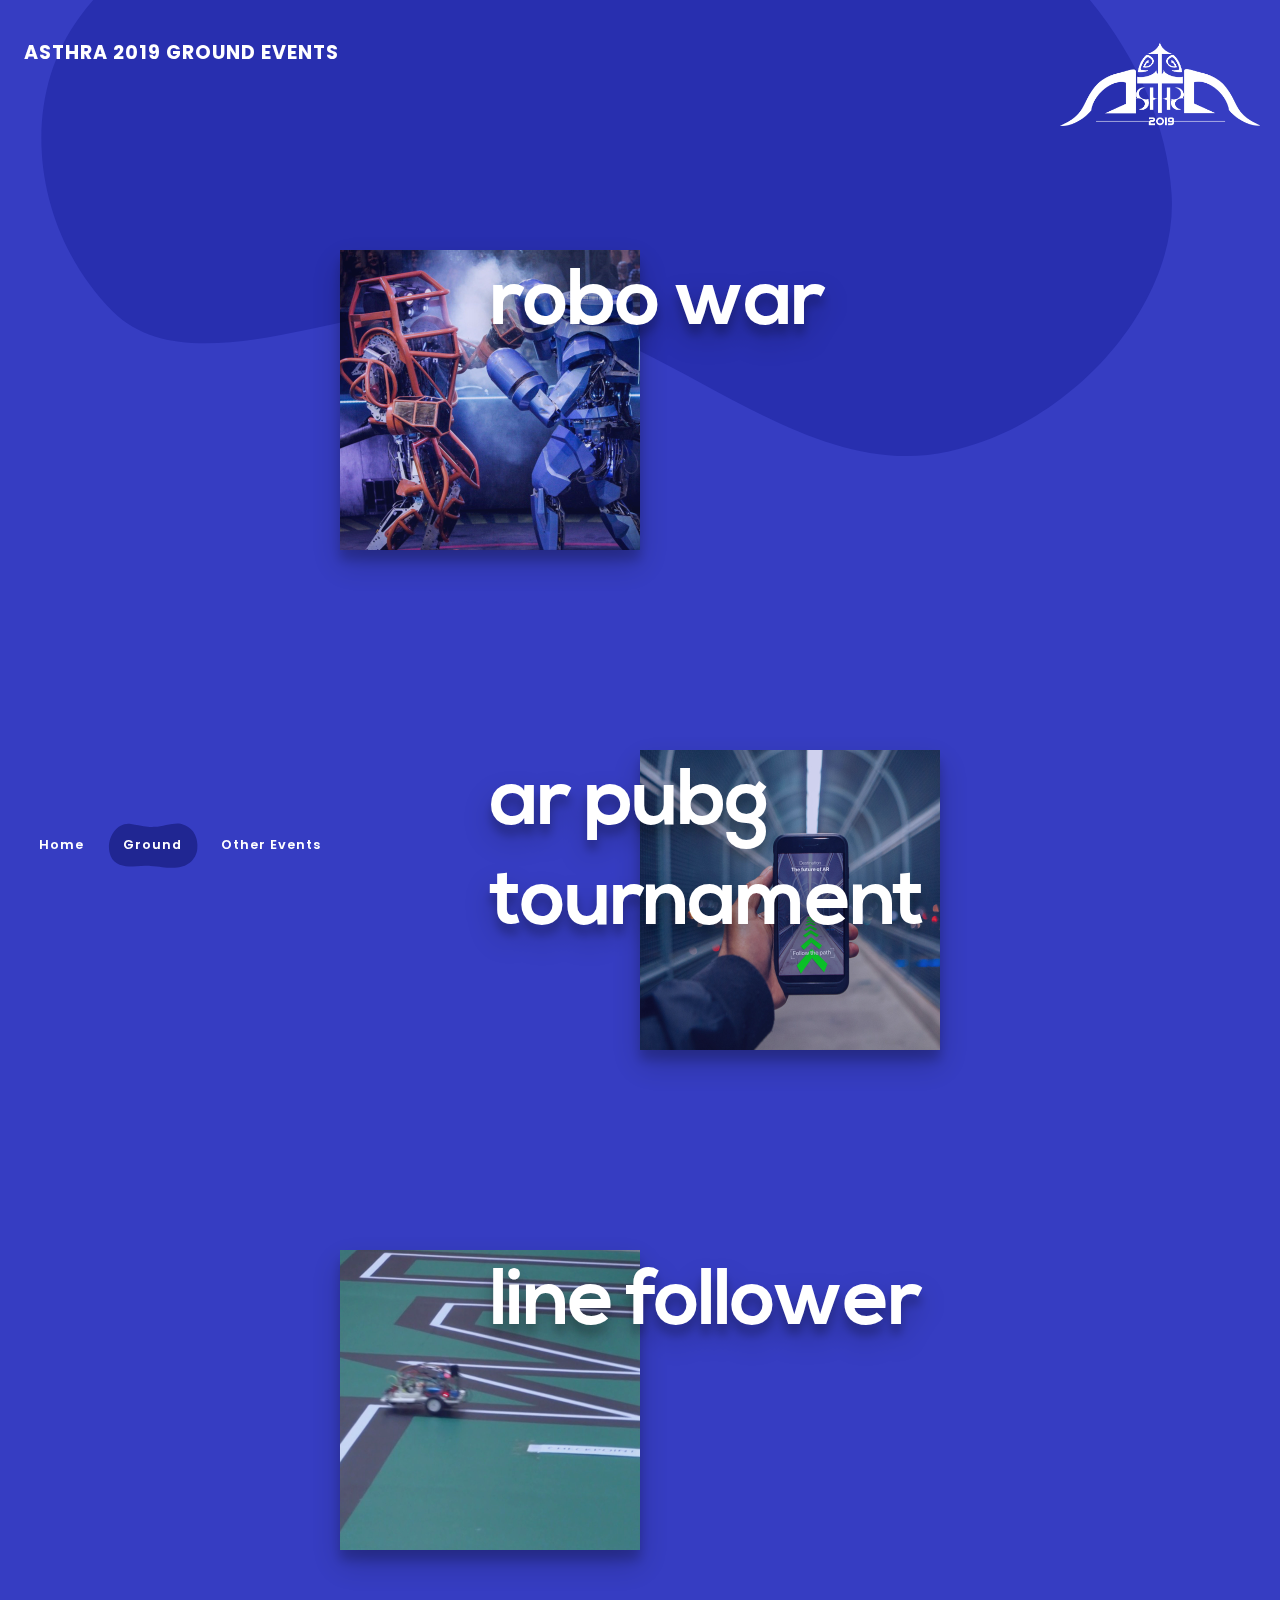
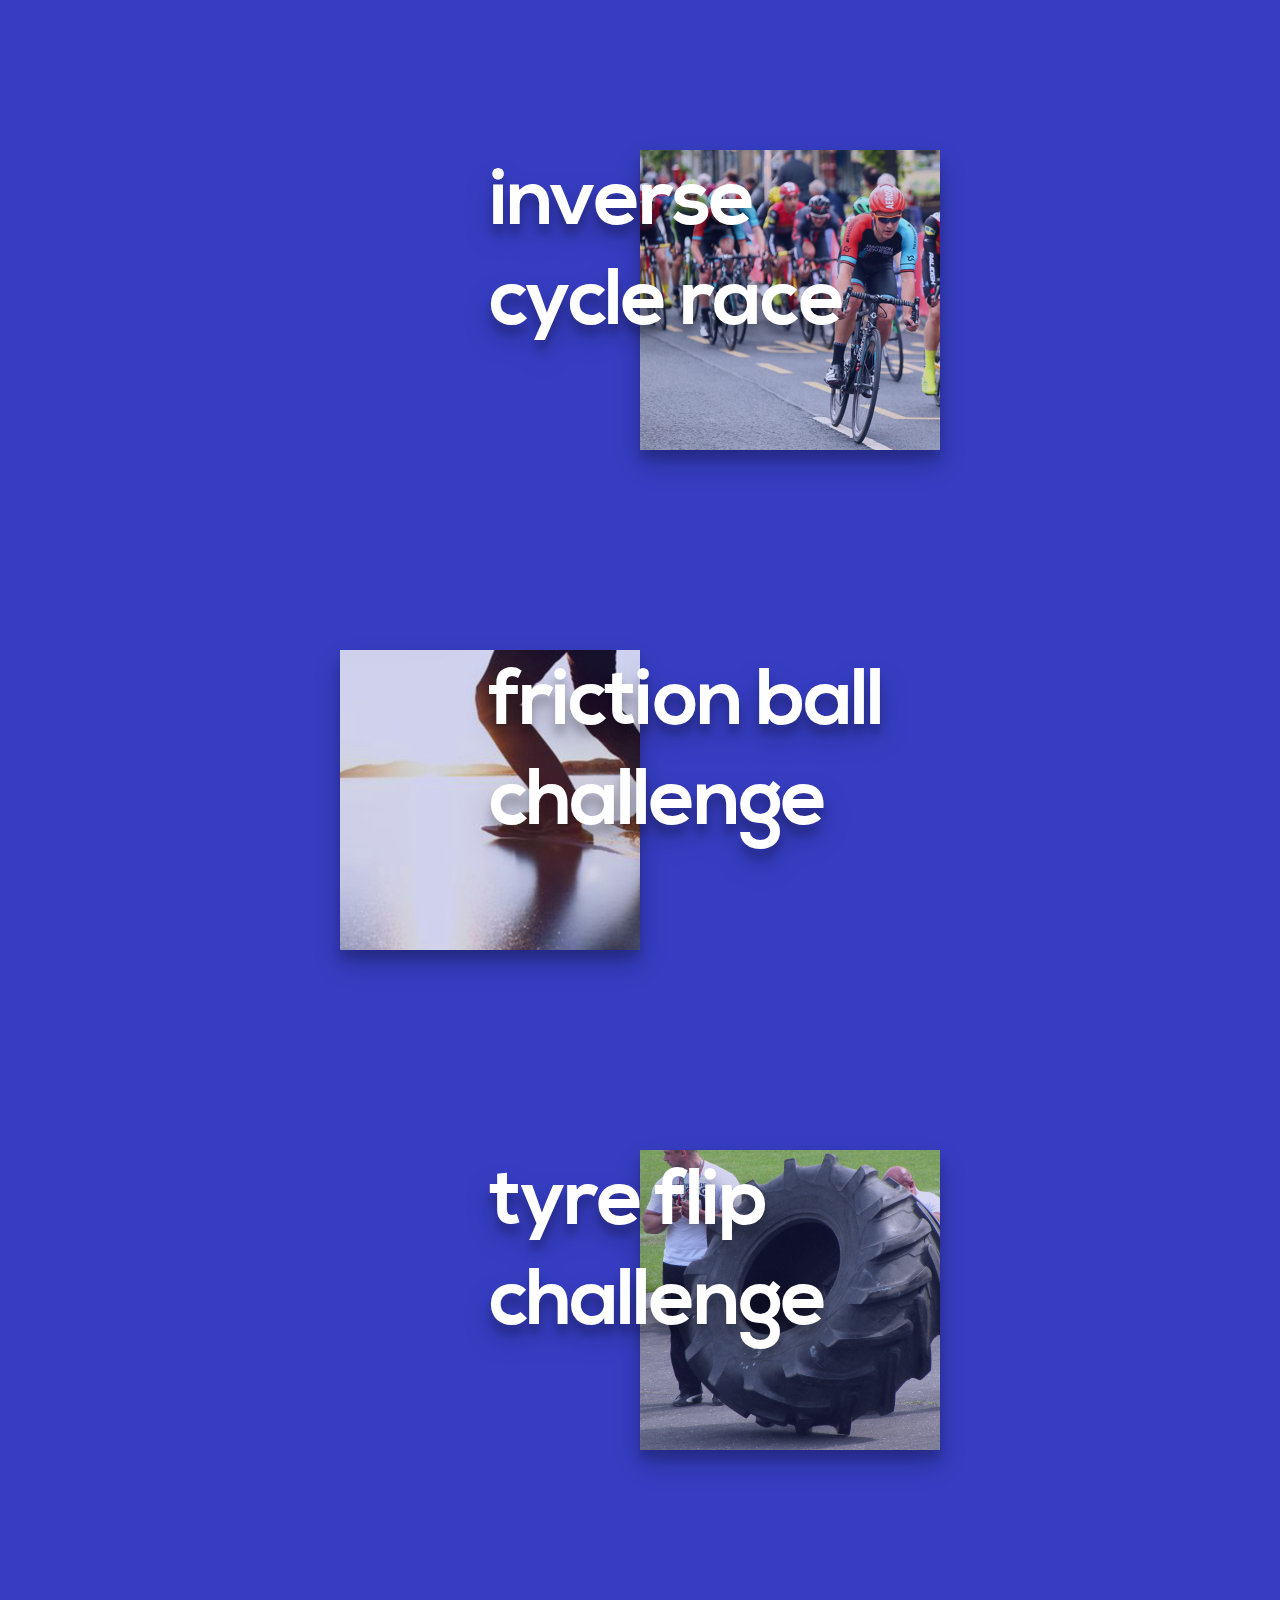
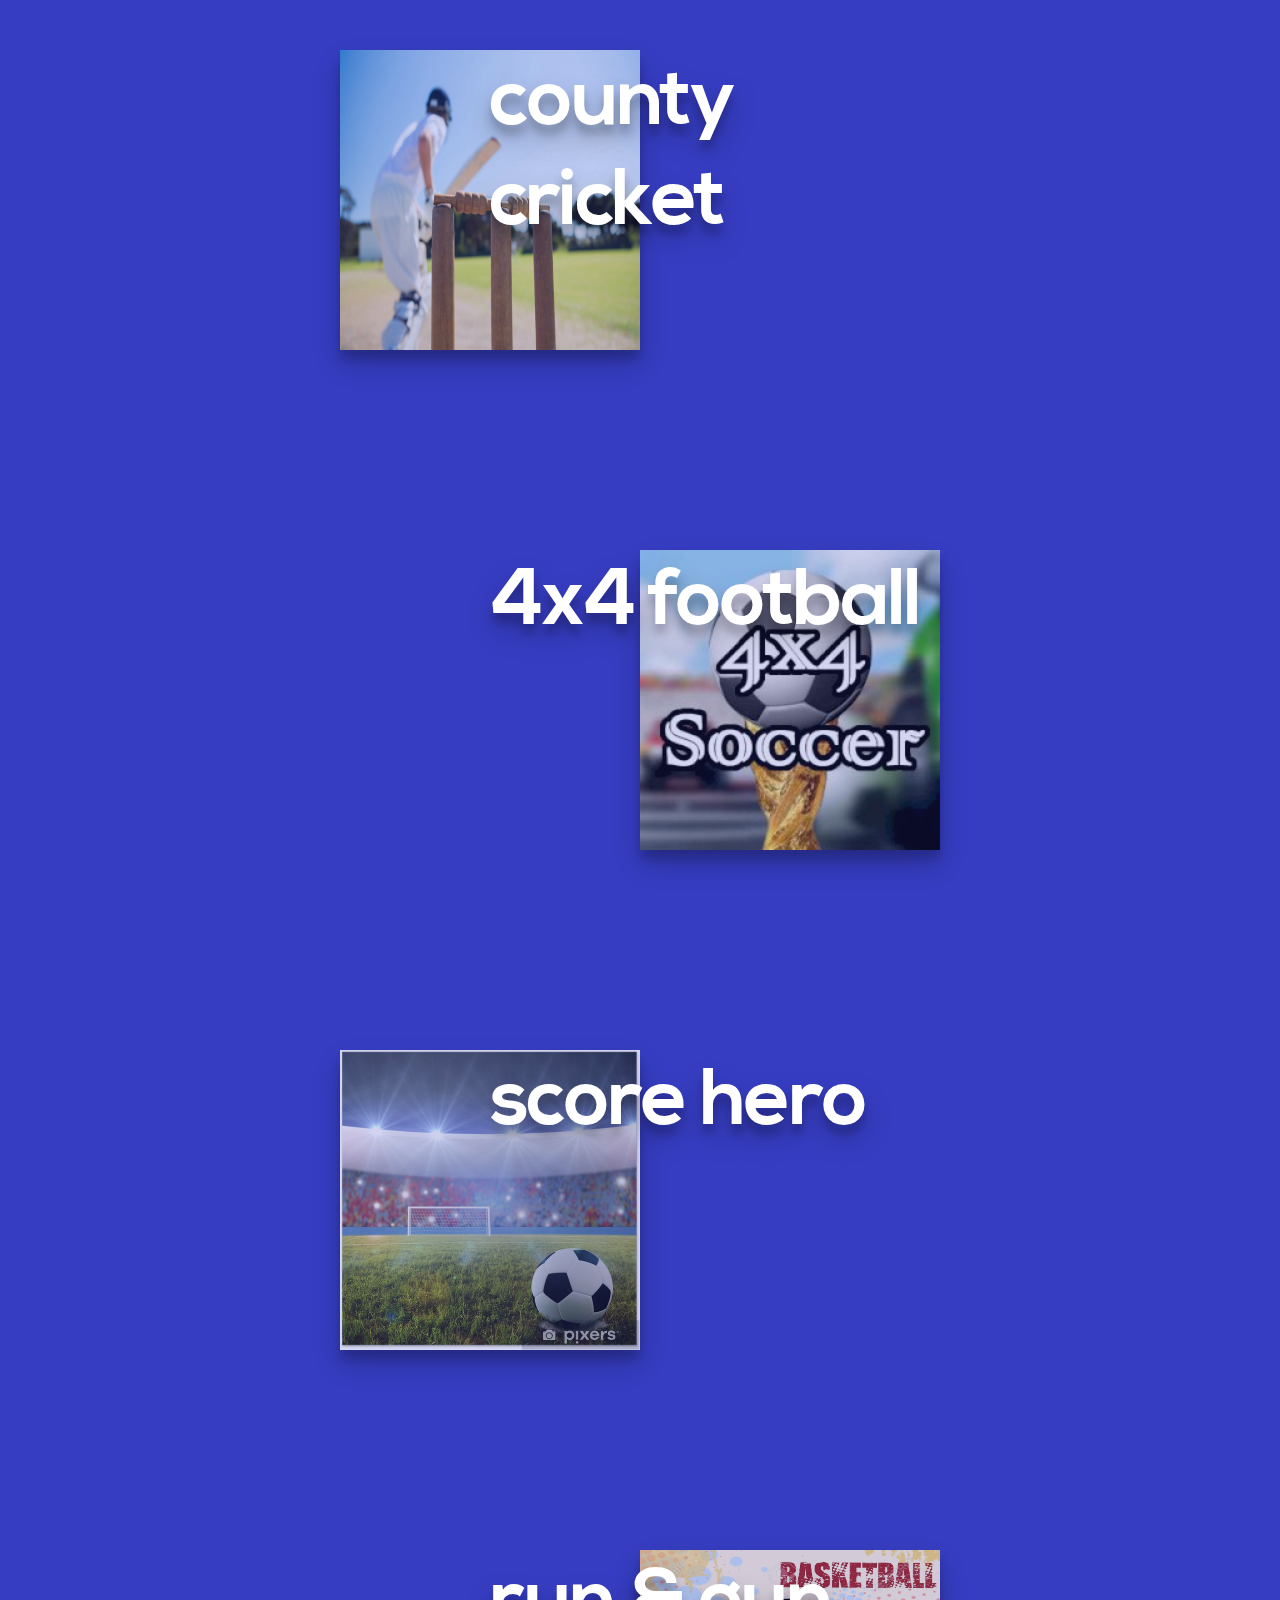
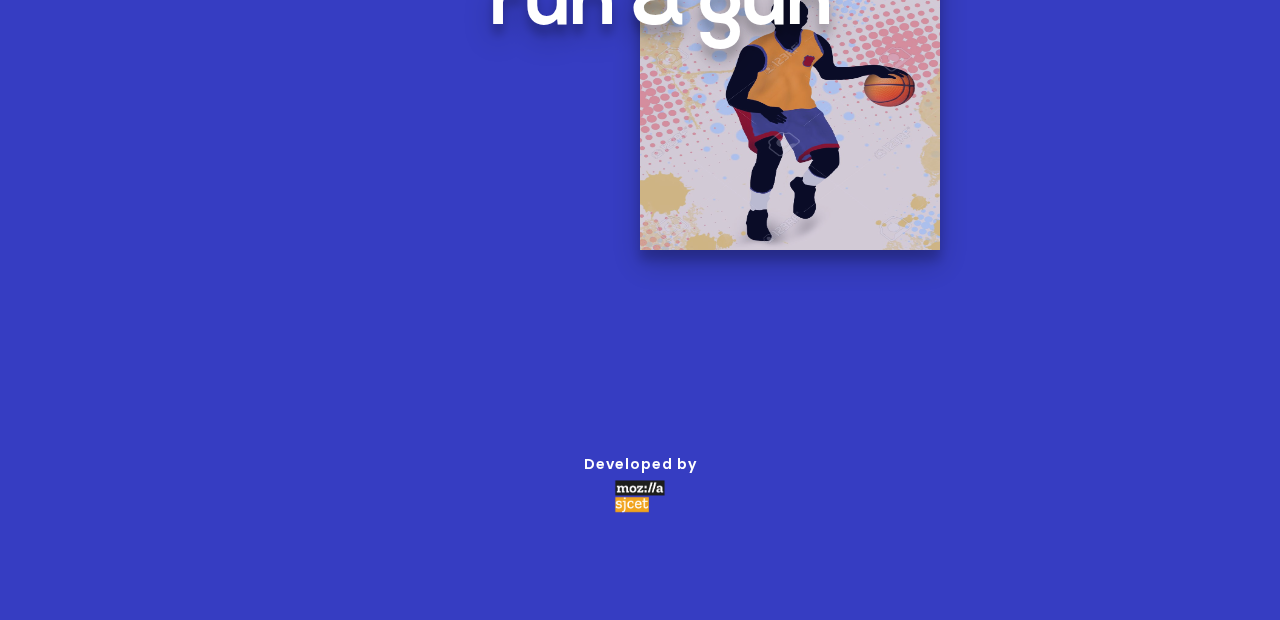
<file: events/groundevents.html>
<!DOCTYPE html>
<html lang="en" class="no-js">
	<head>
	<!--Responsive meta-->
		<meta charset="UTF-8" />
		<meta http-equiv="X-UA-Compatible" content="IE=edge">
		<meta name="viewport" content="width=device-width, initial-scale=1">
		<meta name="theme-color" content="#363dc2">
		<meta name="msapplication-navbutton-color" content="#363dc2">
		<meta name="apple-mobile-web-app-status-bar-style" content="#363dc2">
		<title>ASTHRA 2019 | Future Kerala | The Annual Technical Fiesta | SJCET Palai | Ground Events</title>
  	<!--SEO Data-->
	  <meta name="description" content="Asthra is the annual technical fest of SJCET Palai." />
	  <meta name="keywords" content="Asthra, Asthra 2019, Asthra 2019, Asthra 19, Asthra 2K19,Asthar Sjcet, sjcet Asthra, Asthra SJCET, cultural fest SJCET, Asthra fest, SJCET, PALAI, KTU, KTU TECHFEST" />
	  <meta name="copyright" content="Asthra 2019"/>
	  <meta name="rating" content="General" />
	  <meta name="coverage" content="Worldwide" />
	  <meta name="creator" content="Asthra 2019" />
	  <meta itemprop="name" content="Asthra 2019"/>
	  <meta itemprop="keywords" content="Asthra, Asthra 2018, Asthra 2017, Asthra 2019, Asthra 19, Asthra SJCET Palai, Asthra SJCET, cultural fest SJCET, Asthra fest, SJCET, SJCET Palai, SJCET Asthra"/>
	  <link rel="icon" href="img/Asthra19-Icon.png">
  <!--custom-->
	    <link rel="stylesheet" href="https://cdnjs.cloudflare.com/ajax/libs/font-awesome/4.7.0/css/font-awesome.min.css">
		<link href="https://fonts.googleapis.com/css?family=Poppins:400,500,600,700,800,900" rel="stylesheet">
		<link rel="stylesheet" type="text/css" href="css/normalize.css" />
		<link rel="stylesheet" type="text/css" href="css/demo.css" />
		<link rel="stylesheet" type="text/css" href="css/demo.min.css" />
		<link rel="stylesheet" href="css/normalize.min.css" />
		<link rel="stylesheet" href="css/animate.min.css" />

		<script>
			document.documentElement.className = 'js';
			var supportsCssVars = function() {
				var s = document.createElement('style'),
				support;

				s.innerHTML = "root: { --tmp-var: bold; }";
				document.head.appendChild(s);
				support = !!(window.CSS && window.CSS.supports && window.CSS.supports('font-weight', 'var(--tmp-var)'));
				s.parentNode.removeChild(s);
				return support;
			}
			if (!supportsCssVars()) alert('Please view this page in a modern browser that supports CSS Variables.')
		</script>
		<!-- Global site tag (gtag.js) - Google Analytics -->
		<script async src="https://www.googletagmanager.com/gtag/js?id=UA-133228764-1"></script>
		<script>
			window.dataLayer = window.dataLayer || [];
			function gtag(){dataLayer.push(arguments);}
			gtag('js', new Date());

			gtag('config', 'UA-133228764-1');
		</script>
	</head>
	<body class="loading">
		<svg class="hidden">
			<symbol id="shape-demo" viewBox="0 0 200 100">
				<title>shape demo</title>
				<path d="M 6.144,74.1 C 20.4,107.4 70.13,94.33 94.22,95.74 121.3,97.41 130.8,101.1 154.7,99.38 178.6,97.72 201.9,78.95 199.4,46.86 197.1,14.96 174.9,4.781 161.4,1.827 147.9,-1.128 119.8,8.284 105.6,8.766 85.34,9.449 81.91,7.628 51.08,2.334 17.26,-3.482 -8.105,40.84 6.144,74.1 Z" />
			</symbol>
		</svg>
		<main>
			<div class="morph-wrap">
				<svg class="morph" width="1400" height="770" viewBox="0 0 1400 770">
					<path d="M 262.9,252.2 C 210.1,338.2 212.6,487.6 288.8,553.9 372.2,626.5 511.2,517.8 620.3,536.3 750.6,558.4 860.3,723 987.3,686.5 1089,657.3 1168,534.7 1173,429.2 1178,313.7 1096,189.1 995.1,130.7 852.1,47.07 658.8,78.95 498.1,119.2 410.7,141.1 322.6,154.8 262.9,252.2 Z"/>
				</svg>
			</div>
			<div class="content content--fixed">
				<header class="codrops-header">
					<img src="img/logo.png" class="header-icon">
					<h1 class="codrops-header__title">Asthra 2019 Ground Events</h1>

				</header>
				<nav class="demos">
					<a class="demo" href="../index.html"><svg class="decoshape"><use xlink:href="#shape-demo"></use></svg>Home</a>
					<a class="demo demo--current" href="#"><svg class="decoshape" preserveAspectRatio="none"><use xlink:href="#shape-demo"></use></svg>Ground</a>
					<a class="demo" href="#menu" id="menubox"><svg class="decoshape"><use xlink:href="#shape-demo"></use></svg>Other Events</a>
				</nav>
				<a class="pater" href="groundevents.html">
					<svg class="pater__deco" width="300" height="240" viewBox="0 0 1000 800">
						<path d="M27.4,171.8C73,42.9,128.6,1,128.6,1s0,0,0,0c58.5,0,368.3,0.3,873.2,0.8c38.5,211,42.1,373.5,38.9,476.7c-2.5,80.3-10.6,174.9-76.7,247.8c-15.1,16.6-37.4,41.2-72.8,53.9c-92.4,33.1-173-50.8-283.9-99.4c-224.3-98.4-334.9,51.4-472.2-45.6C-6.3,535.2-14.5,290.6,27.4,171.8z"/>
					</svg>
					<center><img class="pater__img" src="img/logo.png" alt="Asthra 2019 Logo" /></center>

				</a>

			</div>
			<div class="container">
			<div class="content-wrap">
				<a  id="demo01" href="#animatedModal1">
			<div class="content content--layout content--layout-1" >
				<img class="content__img" src="img/ground/robowar.jpg" alt="Ground Event" />
					<h3 class="content__title2">robo war</h3>
			</div>
		  </a>
		 </div>

		 <!--DEMO01-->
		 <div id="animatedModal1">
				 <div  id="btn-close-modal" class="close-animatedModal1">
					<svg class="svg-icon" viewBox="0 0 20 20">
					<path fill="none" d="M12.71,7.291c-0.15-0.15-0.393-0.15-0.542,0L10,9.458L7.833,7.291c-0.15-0.15-0.392-0.15-0.542,0c-0.149,0.149-0.149,0.392,0,0.541L9.458,10l-2.168,2.167c-0.149,0.15-0.149,0.393,0,0.542c0.15,0.149,0.392,0.149,0.542,0L10,10.542l2.168,2.167c0.149,0.149,0.392,0.149,0.542,0c0.148-0.149,0.148-0.392,0-0.542L10.542,10l2.168-2.168C12.858,7.683,12.858,7.44,12.71,7.291z M10,1.188c-4.867,0-8.812,3.946-8.812,8.812c0,4.867,3.945,8.812,8.812,8.812s8.812-3.945,8.812-8.812C18.812,5.133,14.867,1.188,10,1.188z M10,18.046c-4.444,0-8.046-3.603-8.046-8.046c0-4.444,3.603-8.046,8.046-8.046c4.443,0,8.046,3.602,8.046,8.046C18.046,14.443,14.443,18.046,10,18.046z"></path>
					</svg>
				 </div>

				 <div class="modal-content">
						 <h4>GROUND EVENT #1</h4>
						 <h1>Robo War</h1>
						 <p>Details will be updated soon. Stay Tuned!!!
							</p>
							<!--<h4>Date : February 07, 2019</h4>
							<h4 class="c-header">CONTACT DETAILS</h4>
							<h5 class="contact"><span>Full Name : +91 0000000000&emsp;<br class="hide-break">Full Name : +91 0000000000&emsp;</span></h5>
							<h4 class="c-header">REGISTRATION DETAILS</h4>
							<h5 class="contact"><span>Starts On : January 25, 2019&emsp;<br class="hide-break">Ends On : February 06, 2019&emsp;</span></h5>
							<a href="#" class="fancy-button bg-gradient1"><span><i class="fa fa-ticket"></i> Register</span></a>-->
							<center><img src="img/smile2.svg" alt="SVG" style="height:170px;margin-top:100px;opacity:0.8"></center>
				 </div>
		 </div>

			<div class="content-wrap">
				<a  id="demo02" href="#animatedModal2">
			<div class="content content--layout content--layout-2" >
				<img class="content__img" src="img/ground/ar.jpg" alt="Ground Event" />
					<h3 class="content__title2">AR Pubg tournament</h3>
					<!--<p class="content__author">Gregory Mourisha</p>-->
					<!--<p class="content__desc2">More Details</p>-->
			<!--<a class="content__link"  href="#openModal">Registration Details</a>-->
			</div>
			</a>
			</div>

			<!--DEMO02-->
 		 <div id="animatedModal2">
 				 <div  id="btn-close-modal" class="close-animatedModal2">
 					<svg class="svg-icon" viewBox="0 0 20 20">
 					<path fill="none" d="M12.71,7.291c-0.15-0.15-0.393-0.15-0.542,0L10,9.458L7.833,7.291c-0.15-0.15-0.392-0.15-0.542,0c-0.149,0.149-0.149,0.392,0,0.541L9.458,10l-2.168,2.167c-0.149,0.15-0.149,0.393,0,0.542c0.15,0.149,0.392,0.149,0.542,0L10,10.542l2.168,2.167c0.149,0.149,0.392,0.149,0.542,0c0.148-0.149,0.148-0.392,0-0.542L10.542,10l2.168-2.168C12.858,7.683,12.858,7.44,12.71,7.291z M10,1.188c-4.867,0-8.812,3.946-8.812,8.812c0,4.867,3.945,8.812,8.812,8.812s8.812-3.945,8.812-8.812C18.812,5.133,14.867,1.188,10,1.188z M10,18.046c-4.444,0-8.046-3.603-8.046-8.046c0-4.444,3.603-8.046,8.046-8.046c4.443,0,8.046,3.602,8.046,8.046C18.046,14.443,14.443,18.046,10,18.046z"></path>
 					</svg>
 				 </div>

 				 <div class="modal-content">
 						 <h4>GENERAL EVENT #2</h4>
 						 <h1>Augmented Reality PUBG Tournament</h1>
 						 <p>Details will be updated soon. Stay Tuned!!!
 							</p>
 							<!--<h4>Date : February 07, 2019</h4>
 							<h4 class="c-header">CONTACT DETAILS</h4>
 							<h5 class="contact"><span>Full Name : +91 0000000000&emsp;<br class="hide-break">Full Name : +91 0000000000&emsp;</span></h5>
 							<h4 class="c-header">REGISTRATION DETAILS</h4>
 							<h5 class="contact"><span>Starts On : January 25, 2019&emsp;<br class="hide-break">Ends On : February 06, 2019&emsp;</span></h5>
 							<a href="#" class="fancy-button bg-gradient1"><span><i class="fa fa-ticket"></i> Register</span></a>-->
 							<center><img src="img/smile2.svg" alt="SVG" style="height:170px;margin-top:100px;opacity:0.8"></center>
 				 </div>
 		 </div>


			<div class="content-wrap">
				<a  id="demo03" href="#animatedModal3">
			<div class="content content--layout content--layout-1" >
				<img class="content__img" src="img/ground/linefollower.jpg" alt="Ground Event" />
					<h3 class="content__title2">Line follower</h3>
					<!--<p class="content__author">Gregory Mourisha</p>-->
					<!--<p class="content__desc2">More Details</p>-->
			<!--<a class="content__link"  href="#openModal">Registration Details</a>-->
			</div>
			</a>
			</div>

			<!--DEMO03-->
 		 <div id="animatedModal3">
 				 <div  id="btn-close-modal" class="close-animatedModal3">
 					<svg class="svg-icon" viewBox="0 0 20 20">
 					<path fill="none" d="M12.71,7.291c-0.15-0.15-0.393-0.15-0.542,0L10,9.458L7.833,7.291c-0.15-0.15-0.392-0.15-0.542,0c-0.149,0.149-0.149,0.392,0,0.541L9.458,10l-2.168,2.167c-0.149,0.15-0.149,0.393,0,0.542c0.15,0.149,0.392,0.149,0.542,0L10,10.542l2.168,2.167c0.149,0.149,0.392,0.149,0.542,0c0.148-0.149,0.148-0.392,0-0.542L10.542,10l2.168-2.168C12.858,7.683,12.858,7.44,12.71,7.291z M10,1.188c-4.867,0-8.812,3.946-8.812,8.812c0,4.867,3.945,8.812,8.812,8.812s8.812-3.945,8.812-8.812C18.812,5.133,14.867,1.188,10,1.188z M10,18.046c-4.444,0-8.046-3.603-8.046-8.046c0-4.444,3.603-8.046,8.046-8.046c4.443,0,8.046,3.602,8.046,8.046C18.046,14.443,14.443,18.046,10,18.046z"></path>
 					</svg>
 				 </div>

 				 <div class="modal-content">
 						 <h4>GENERAL EVENT #3</h4>
 						 <h1>Line Follower</h1>
 						 <p>Details will be updated soon. Stay Tuned!!!
 							</p>
 							<!--<h4>Date : February 07, 2019</h4>
 							<h4 class="c-header">CONTACT DETAILS</h4>
 							<h5 class="contact"><span>Full Name : +91 0000000000&emsp;<br class="hide-break">Full Name : +91 0000000000&emsp;</span></h5>
 							<h4 class="c-header">REGISTRATION DETAILS</h4>
 							<h5 class="contact"><span>Starts On : January 25, 2019&emsp;<br class="hide-break">Ends On : February 06, 2019&emsp;</span></h5>
 							<a href="#" class="fancy-button bg-gradient1"><span><i class="fa fa-ticket"></i> Register</span></a>-->
 							<center><img src="img/smile2.svg" alt="SVG" style="height:170px;margin-top:100px;opacity:0.8"></center>
 				 </div>
 		 </div>


			<div class="content-wrap">
				<a  id="demo04" href="#animatedModal4">
			<div class="content content--layout content--layout-2" >
				<img class="content__img" src="img/ground/cyclerace.jpg" alt="Ground Event" />
					<h3 class="content__title2">inverse cycle race</h3>
					<!--<p class="content__author">Gregory Mourisha</p>-->
					<!--<p class="content__desc2">More Details</p>-->
			<!--<a class="content__link"  href="#openModal">Registration Details</a>-->
			</div>
			</a>
			</div>

			<!--DEMO04-->
 		 <div id="animatedModal4">
 				 <div  id="btn-close-modal" class="close-animatedModal4">
 					<svg class="svg-icon" viewBox="0 0 20 20">
 					<path fill="none" d="M12.71,7.291c-0.15-0.15-0.393-0.15-0.542,0L10,9.458L7.833,7.291c-0.15-0.15-0.392-0.15-0.542,0c-0.149,0.149-0.149,0.392,0,0.541L9.458,10l-2.168,2.167c-0.149,0.15-0.149,0.393,0,0.542c0.15,0.149,0.392,0.149,0.542,0L10,10.542l2.168,2.167c0.149,0.149,0.392,0.149,0.542,0c0.148-0.149,0.148-0.392,0-0.542L10.542,10l2.168-2.168C12.858,7.683,12.858,7.44,12.71,7.291z M10,1.188c-4.867,0-8.812,3.946-8.812,8.812c0,4.867,3.945,8.812,8.812,8.812s8.812-3.945,8.812-8.812C18.812,5.133,14.867,1.188,10,1.188z M10,18.046c-4.444,0-8.046-3.603-8.046-8.046c0-4.444,3.603-8.046,8.046-8.046c4.443,0,8.046,3.602,8.046,8.046C18.046,14.443,14.443,18.046,10,18.046z"></path>
 					</svg>
 				 </div>

 				 <div class="modal-content">
 						 <h4>GENERAL EVENT #4</h4>
 						 <h1>Inverse Cycle Race</h1>
 						 <p>Details will be updated soon. Stay Tuned!!!
 							</p>
 							<!--<h4>Date : February 07, 2019</h4>
 							<h4 class="c-header">CONTACT DETAILS</h4>
 							<h5 class="contact"><span>Full Name : +91 0000000000&emsp;<br class="hide-break">Full Name : +91 0000000000&emsp;</span></h5>
 							<h4 class="c-header">REGISTRATION DETAILS</h4>
 							<h5 class="contact"><span>Starts On : January 25, 2019&emsp;<br class="hide-break">Ends On : February 06, 2019&emsp;</span></h5>
 							<a href="#" class="fancy-button bg-gradient1"><span><i class="fa fa-ticket"></i> Register</span></a>-->
 							<center><img src="img/smile2.svg" alt="SVG" style="height:170px;margin-top:100px;opacity:0.8"></center>
 				 </div>
 		 </div>

			<div class="content-wrap">
				<a  id="demo05" href="#animatedModal5">
			<div class="content content--layout content--layout-1" >
				<img class="content__img" src="img/ground/friction.jpg" alt="Ground Event" />
					<h3 class="content__title2">Friction Ball Challenge</h3>
					<!--<p class="content__author">Gregory Mourisha</p>-->
					<!--<p class="content__desc2">More Details</p>-->
			<!--<a class="content__link"  href="#openModal">Registration Details</a>-->
			</div>
			</a>
			</div>

			<!--DEMO05-->
 		 <div id="animatedModal5">
 				 <div  id="btn-close-modal" class="close-animatedModal5">
 					<svg class="svg-icon" viewBox="0 0 20 20">
 					<path fill="none" d="M12.71,7.291c-0.15-0.15-0.393-0.15-0.542,0L10,9.458L7.833,7.291c-0.15-0.15-0.392-0.15-0.542,0c-0.149,0.149-0.149,0.392,0,0.541L9.458,10l-2.168,2.167c-0.149,0.15-0.149,0.393,0,0.542c0.15,0.149,0.392,0.149,0.542,0L10,10.542l2.168,2.167c0.149,0.149,0.392,0.149,0.542,0c0.148-0.149,0.148-0.392,0-0.542L10.542,10l2.168-2.168C12.858,7.683,12.858,7.44,12.71,7.291z M10,1.188c-4.867,0-8.812,3.946-8.812,8.812c0,4.867,3.945,8.812,8.812,8.812s8.812-3.945,8.812-8.812C18.812,5.133,14.867,1.188,10,1.188z M10,18.046c-4.444,0-8.046-3.603-8.046-8.046c0-4.444,3.603-8.046,8.046-8.046c4.443,0,8.046,3.602,8.046,8.046C18.046,14.443,14.443,18.046,10,18.046z"></path>
 					</svg>
 				 </div>

 				 <div class="modal-content">
 						 <h4>GENERAL EVENT #5</h4>
 						 <h1>Friction Ball Challenge</h1>
 						 <p>Details will be updated soon. Stay Tuned!!!
 							</p>
 							<!--<h4>Date : February 07, 2019</h4>
 							<h4 class="c-header">CONTACT DETAILS</h4>
 							<h5 class="contact"><span>Full Name : +91 0000000000&emsp;<br class="hide-break">Full Name : +91 0000000000&emsp;</span></h5>
 							<h4 class="c-header">REGISTRATION DETAILS</h4>
 							<h5 class="contact"><span>Starts On : January 25, 2019&emsp;<br class="hide-break">Ends On : February 06, 2019&emsp;</span></h5>
 							<a href="#" class="fancy-button bg-gradient1"><span><i class="fa fa-ticket"></i> Register</span></a>-->
 							<center><img src="img/smile2.svg" alt="SVG" style="height:170px;margin-top:100px;opacity:0.8"></center>
 				 </div>
 		 </div>

			<div class="content-wrap">
				<a  id="demo06" href="#animatedModal6">
			<div class="content content--layout content--layout-2" >
				<img class="content__img" src="img/ground/tyre.jpg" alt="Ground Event" />
					<h3 class="content__title2">Tyre Flip Challenge</h3>
					<!--<p class="content__author">Gregory Mourisha</p>-->
					<!--<p class="content__desc2">More Details</p>-->
			<!--<a class="content__link"  href="#openModal">Registration Details</a>-->
			</div>
			</a>
			</div>

			<!--DEMO06-->
 		 <div id="animatedModal6">
			 <div  id="btn-close-modal" class="close-animatedModal6">
 					<svg class="svg-icon" viewBox="0 0 20 20">
 					<path fill="none" d="M12.71,7.291c-0.15-0.15-0.393-0.15-0.542,0L10,9.458L7.833,7.291c-0.15-0.15-0.392-0.15-0.542,0c-0.149,0.149-0.149,0.392,0,0.541L9.458,10l-2.168,2.167c-0.149,0.15-0.149,0.393,0,0.542c0.15,0.149,0.392,0.149,0.542,0L10,10.542l2.168,2.167c0.149,0.149,0.392,0.149,0.542,0c0.148-0.149,0.148-0.392,0-0.542L10.542,10l2.168-2.168C12.858,7.683,12.858,7.44,12.71,7.291z M10,1.188c-4.867,0-8.812,3.946-8.812,8.812c0,4.867,3.945,8.812,8.812,8.812s8.812-3.945,8.812-8.812C18.812,5.133,14.867,1.188,10,1.188z M10,18.046c-4.444,0-8.046-3.603-8.046-8.046c0-4.444,3.603-8.046,8.046-8.046c4.443,0,8.046,3.602,8.046,8.046C18.046,14.443,14.443,18.046,10,18.046z"></path>
 					</svg>
 				 </div>

 				 <div class="modal-content">
 						 <h4>GENERAL EVENT #6</h4>
 						 <h1>Tyre Flip Challenge</h1>
 						 <p>Details will be updated soon. Stay Tuned!!!
 							</p>
 							<!--<h4>Date : February 07, 2019</h4>
 							<h4 class="c-header">CONTACT DETAILS</h4>
 							<h5 class="contact"><span>Full Name : +91 0000000000&emsp;<br class="hide-break">Full Name : +91 0000000000&emsp;</span></h5>
 							<h4 class="c-header">REGISTRATION DETAILS</h4>
 							<h5 class="contact"><span>Starts On : January 25, 2019&emsp;<br class="hide-break">Ends On : February 06, 2019&emsp;</span></h5>
 							<a href="#" class="fancy-button bg-gradient1"><span><i class="fa fa-ticket"></i> Register</span></a>-->
 							<center><img src="img/smile2.svg" alt="SVG" style="height:170px;margin-top:100px;opacity:0.8"></center>
 				 </div>
 		 </div>



			<!--<div class="content-wrap">
				<a  id="demo07" href="#animatedModal7">
			<div class="content content--layout content--layout-1" >
				<img class="content__img" src="img/ground/drift.jpg" alt="Ground Event" />
					<h3 class="content__title2"> AMPHiBIAN DRIFT</h3>
					<!--<p class="content__author">Gregory Mourisha</p>-->
					<!--<p class="content__desc2">More Details</p>-->
			<!--<a class="content__link"  href="#openModal">Registration Details</a>--
			</div>
			</a>
			</div>

			<!--DEMO07--
 		 <div id="animatedModal7">
 				 <div  id="btn-close-modal" class="close-animatedModal7">
 					<svg class="svg-icon" viewBox="0 0 20 20">
 					<path fill="none" d="M12.71,7.291c-0.15-0.15-0.393-0.15-0.542,0L10,9.458L7.833,7.291c-0.15-0.15-0.392-0.15-0.542,0c-0.149,0.149-0.149,0.392,0,0.541L9.458,10l-2.168,2.167c-0.149,0.15-0.149,0.393,0,0.542c0.15,0.149,0.392,0.149,0.542,0L10,10.542l2.168,2.167c0.149,0.149,0.392,0.149,0.542,0c0.148-0.149,0.148-0.392,0-0.542L10.542,10l2.168-2.168C12.858,7.683,12.858,7.44,12.71,7.291z M10,1.188c-4.867,0-8.812,3.946-8.812,8.812c0,4.867,3.945,8.812,8.812,8.812s8.812-3.945,8.812-8.812C18.812,5.133,14.867,1.188,10,1.188z M10,18.046c-4.444,0-8.046-3.603-8.046-8.046c0-4.444,3.603-8.046,8.046-8.046c4.443,0,8.046,3.602,8.046,8.046C18.046,14.443,14.443,18.046,10,18.046z"></path>
 					</svg>
 				 </div>

 				 <div class="modal-content">
 						 <h4>GENERAL EVENT #7</h4>
 						 <h1>Amphibian Drift</h1>
 						 <p>Details will be updated soon. Stay Tuned!!!
 							</p>
 							<!--<h4>Date : February 07, 2019</h4>
 							<h4 class="c-header">CONTACT DETAILS</h4>
 							<h5 class="contact"><span>Full Name : +91 0000000000&emsp;<br class="hide-break">Full Name : +91 0000000000&emsp;</span></h5>
 							<h4 class="c-header">REGISTRATION DETAILS</h4>
 							<h5 class="contact"><span>Starts On : January 25, 2019&emsp;<br class="hide-break">Ends On : February 06, 2019&emsp;</span></h5>
 							<a href="#" class="fancy-button bg-gradient1"><span><i class="fa fa-ticket"></i> Register</span></a>--
 							<center><img src="img/smile2.svg" alt="SVG" style="height:170px;margin-top:100px;opacity:0.8"></center>
 				 </div>
 		 </div>-->

		  <div class="content-wrap">
				<a  id="demo08" href="#animatedModal8">
			<div class="content content--layout content--layout-1" >
				<img class="content__img" src="img/ground/county.jpg" alt="Ground Event" />
					<h3 class="content__title2">County Cricket</h3>
					<!--<p class="content__author">Gregory Mourisha</p>-->
					<!--<p class="content__desc2">More Details</p>-->
			<!--<a class="content__link"  href="#openModal">Registration Details</a>-->
			</div>
			</a>
		</div>

			<!--DEMO08-->
 		 <div id="animatedModal8">
			 <div  id="btn-close-modal" class="close-animatedModal8">
 					<svg class="svg-icon" viewBox="0 0 20 20">
 					<path fill="none" d="M12.71,7.291c-0.15-0.15-0.393-0.15-0.542,0L10,9.458L7.833,7.291c-0.15-0.15-0.392-0.15-0.542,0c-0.149,0.149-0.149,0.392,0,0.541L9.458,10l-2.168,2.167c-0.149,0.15-0.149,0.393,0,0.542c0.15,0.149,0.392,0.149,0.542,0L10,10.542l2.168,2.167c0.149,0.149,0.392,0.149,0.542,0c0.148-0.149,0.148-0.392,0-0.542L10.542,10l2.168-2.168C12.858,7.683,12.858,7.44,12.71,7.291z M10,1.188c-4.867,0-8.812,3.946-8.812,8.812c0,4.867,3.945,8.812,8.812,8.812s8.812-3.945,8.812-8.812C18.812,5.133,14.867,1.188,10,1.188z M10,18.046c-4.444,0-8.046-3.603-8.046-8.046c0-4.444,3.603-8.046,8.046-8.046c4.443,0,8.046,3.602,8.046,8.046C18.046,14.443,14.443,18.046,10,18.046z"></path>
 					</svg>
 				 </div>

 				 <div class="modal-content">
 						 <h4>GENERAL EVENT #7</h4>
 						 <h1>County Cricket</h1>
 						 <p>Details will be updated soon. Stay Tuned!!!
 							</p>
 							<!--<h4>Date : February 07, 2019</h4>
 							<h4 class="c-header">CONTACT DETAILS</h4>
 							<h5 class="contact"><span>Full Name : +91 0000000000&emsp;<br class="hide-break">Full Name : +91 0000000000&emsp;</span></h5>
 							<h4 class="c-header">REGISTRATION DETAILS</h4>
 							<h5 class="contact"><span>Starts On : January 25, 2019&emsp;<br class="hide-break">Ends On : February 06, 2019&emsp;</span></h5>
 							<a href="#" class="fancy-button bg-gradient1"><span><i class="fa fa-ticket"></i> Register</span></a>-->
 							<center><img src="img/smile2.svg" alt="SVG" style="height:170px;margin-top:100px;opacity:0.8"></center>
 				 </div>
 		 </div>

		  <div class="content-wrap">
				<a  id="demo09" href="#animatedModal9">
			<div class="content content--layout content--layout-2" >
				<img class="content__img" src="img/ground/football.jpg" alt="Ground Event" />
					<h3 class="content__title2">4x4 Football</h3>
					<!--<p class="content__author">Gregory Mourisha</p>-->
					<!--<p class="content__desc2">More Details</p>-->
			<!--<a class="content__link"  href="#openModal">Registration Details</a>-->
			</div>
			</a>
			</div>

			<!--DEMO08-->
 		 <div id="animatedModal9">
			 <div  id="btn-close-modal" class="close-animatedModal9">
 					<svg class="svg-icon" viewBox="0 0 20 20">
 					<path fill="none" d="M12.71,7.291c-0.15-0.15-0.393-0.15-0.542,0L10,9.458L7.833,7.291c-0.15-0.15-0.392-0.15-0.542,0c-0.149,0.149-0.149,0.392,0,0.541L9.458,10l-2.168,2.167c-0.149,0.15-0.149,0.393,0,0.542c0.15,0.149,0.392,0.149,0.542,0L10,10.542l2.168,2.167c0.149,0.149,0.392,0.149,0.542,0c0.148-0.149,0.148-0.392,0-0.542L10.542,10l2.168-2.168C12.858,7.683,12.858,7.44,12.71,7.291z M10,1.188c-4.867,0-8.812,3.946-8.812,8.812c0,4.867,3.945,8.812,8.812,8.812s8.812-3.945,8.812-8.812C18.812,5.133,14.867,1.188,10,1.188z M10,18.046c-4.444,0-8.046-3.603-8.046-8.046c0-4.444,3.603-8.046,8.046-8.046c4.443,0,8.046,3.602,8.046,8.046C18.046,14.443,14.443,18.046,10,18.046z"></path>
 					</svg>
 				 </div>

 				 <div class="modal-content">
 						 <h4>GENERAL EVENT #8</h4>
 						 <h1>4x4 Football-(Hood Futball)</h1>
 						 <p>Details will be updated soon. Stay Tuned!!!
 							</p>
 							<!--<h4>Date : February 07, 2019</h4>
 							<h4 class="c-header">CONTACT DETAILS</h4>
 							<h5 class="contact"><span>Full Name : +91 0000000000&emsp;<br class="hide-break">Full Name : +91 0000000000&emsp;</span></h5>
 							<h4 class="c-header">REGISTRATION DETAILS</h4>
 							<h5 class="contact"><span>Starts On : January 25, 2019&emsp;<br class="hide-break">Ends On : February 06, 2019&emsp;</span></h5>
 							<a href="#" class="fancy-button bg-gradient1"><span><i class="fa fa-ticket"></i> Register</span></a>-->
 							<center><img src="img/smile2.svg" alt="SVG" style="height:170px;margin-top:100px;opacity:0.8"></center>
 				 </div>
 		 </div>

		  <div class="content-wrap">
				<a  id="demo10" href="#animatedModal10">
			<div class="content content--layout content--layout-1" >
				<img class="content__img" src="img/ground/score.jpg" alt="Ground Event" />
					<h3 class="content__title2">Score Hero</h3>
					<!--<p class="content__author">Gregory Mourisha</p>-->
					<!--<p class="content__desc2">More Details</p>-->
			<!--<a class="content__link"  href="#openModal">Registration Details</a>-->
			</div>
			</a>
			</div>

			<!--DEMO08-->
 		 <div id="animatedModal10">
			 <div  id="btn-close-modal" class="close-animatedModal10">
 					<svg class="svg-icon" viewBox="0 0 20 20">
 					<path fill="none" d="M12.71,7.291c-0.15-0.15-0.393-0.15-0.542,0L10,9.458L7.833,7.291c-0.15-0.15-0.392-0.15-0.542,0c-0.149,0.149-0.149,0.392,0,0.541L9.458,10l-2.168,2.167c-0.149,0.15-0.149,0.393,0,0.542c0.15,0.149,0.392,0.149,0.542,0L10,10.542l2.168,2.167c0.149,0.149,0.392,0.149,0.542,0c0.148-0.149,0.148-0.392,0-0.542L10.542,10l2.168-2.168C12.858,7.683,12.858,7.44,12.71,7.291z M10,1.188c-4.867,0-8.812,3.946-8.812,8.812c0,4.867,3.945,8.812,8.812,8.812s8.812-3.945,8.812-8.812C18.812,5.133,14.867,1.188,10,1.188z M10,18.046c-4.444,0-8.046-3.603-8.046-8.046c0-4.444,3.603-8.046,8.046-8.046c4.443,0,8.046,3.602,8.046,8.046C18.046,14.443,14.443,18.046,10,18.046z"></path>
 					</svg>
 				 </div>

 				 <div class="modal-content">
 						 <h4>GENERAL EVENT #9</h4>
 						 <h1>Score Hero-(Shoot & score)</h1>
 						 <p>Details will be updated soon. Stay Tuned!!!
 							</p>
 							<!--<h4>Date : February 07, 2019</h4>
 							<h4 class="c-header">CONTACT DETAILS</h4>
 							<h5 class="contact"><span>Full Name : +91 0000000000&emsp;<br class="hide-break">Full Name : +91 0000000000&emsp;</span></h5>
 							<h4 class="c-header">REGISTRATION DETAILS</h4>
 							<h5 class="contact"><span>Starts On : January 25, 2019&emsp;<br class="hide-break">Ends On : February 06, 2019&emsp;</span></h5>
 							<a href="#" class="fancy-button bg-gradient1"><span><i class="fa fa-ticket"></i> Register</span></a>-->
 							<center><img src="img/smile2.svg" alt="SVG" style="height:170px;margin-top:100px;opacity:0.8"></center>
 				 </div>
 		 </div>

		  <div class="content-wrap">
				<a  id="demo11" href="#animatedModal11">
			<div class="content content--layout content--layout-2" >
				<img class="content__img" src="img/ground/basketball.jpg" alt="Ground Event" />
					<h3 class="content__title2">Run & Gun</h3>
					<!--<p class="content__author">Gregory Mourisha</p>-->
					<!--<p class="content__desc2">More Details</p>-->
			<!--<a class="content__link"  href="#openModal">Registration Details</a>-->
			</div>
			</a>
			</div>

			<!--DEMO08-->
 		 <div id="animatedModal11">
			 <div  id="btn-close-modal" class="close-animatedModal11">
 					<svg class="svg-icon" viewBox="0 0 20 20">
 					<path fill="none" d="M12.71,7.291c-0.15-0.15-0.393-0.15-0.542,0L10,9.458L7.833,7.291c-0.15-0.15-0.392-0.15-0.542,0c-0.149,0.149-0.149,0.392,0,0.541L9.458,10l-2.168,2.167c-0.149,0.15-0.149,0.393,0,0.542c0.15,0.149,0.392,0.149,0.542,0L10,10.542l2.168,2.167c0.149,0.149,0.392,0.149,0.542,0c0.148-0.149,0.148-0.392,0-0.542L10.542,10l2.168-2.168C12.858,7.683,12.858,7.44,12.71,7.291z M10,1.188c-4.867,0-8.812,3.946-8.812,8.812c0,4.867,3.945,8.812,8.812,8.812s8.812-3.945,8.812-8.812C18.812,5.133,14.867,1.188,10,1.188z M10,18.046c-4.444,0-8.046-3.603-8.046-8.046c0-4.444,3.603-8.046,8.046-8.046c4.443,0,8.046,3.602,8.046,8.046C18.046,14.443,14.443,18.046,10,18.046z"></path>
 					</svg>
 				 </div>

 				 <div class="modal-content">
 						 <h4>GENERAL EVENT #10</h4>
 						 <h1>Run & Gun-(3x3 basketball)</h1>
 						 <p>Details will be updated soon. Stay Tuned!!!
 							</p>
 							<!--<h4>Date : February 07, 2019</h4>
 							<h4 class="c-header">CONTACT DETAILS</h4>
 							<h5 class="contact"><span>Full Name : +91 0000000000&emsp;<br class="hide-break">Full Name : +91 0000000000&emsp;</span></h5>
 							<h4 class="c-header">REGISTRATION DETAILS</h4>
 							<h5 class="contact"><span>Starts On : January 25, 2019&emsp;<br class="hide-break">Ends On : February 06, 2019&emsp;</span></h5>
 							<a href="#" class="fancy-button bg-gradient1"><span><i class="fa fa-ticket"></i> Register</span></a>-->
 							<center><img src="img/smile2.svg" alt="SVG" style="height:170px;margin-top:100px;opacity:0.8"></center>
 				 </div>
 		 </div>




		</div>

			<section class="content content--related">
				<center><div class="content__info footer">Developed by </div><a href="https://www.instagram.com/mozilla.sjcet/" target="_blank"><img src="img/Logo-MozillaSJCET.png" style="height:36px;" alt="Mozilla SJCET"></a></center>
			</section>
		</main>

				<div id="menu">
			 <div  id="btn-close-modal" class="close-menu menu-button">
				<svg class="svg-icon" viewBox="0 0 20 20">
				<path fill="none" d="M12.71,7.291c-0.15-0.15-0.393-0.15-0.542,0L10,9.458L7.833,7.291c-0.15-0.15-0.392-0.15-0.542,0c-0.149,0.149-0.149,0.392,0,0.541L9.458,10l-2.168,2.167c-0.149,0.15-0.149,0.393,0,0.542c0.15,0.149,0.392,0.149,0.542,0L10,10.542l2.168,2.167c0.149,0.149,0.392,0.149,0.542,0c0.148-0.149,0.148-0.392,0-0.542L10.542,10l2.168-2.168C12.858,7.683,12.858,7.44,12.71,7.291z M10,1.188c-4.867,0-8.812,3.946-8.812,8.812c0,4.867,3.945,8.812,8.812,8.812s8.812-3.945,8.812-8.812C18.812,5.133,14.867,1.188,10,1.188z M10,18.046c-4.444,0-8.046-3.603-8.046-8.046c0-4.444,3.603-8.046,8.046-8.046c4.443,0,8.046,3.602,8.046,8.046C18.046,14.443,14.443,18.046,10,18.046z"></path>
				</svg>
			 </div>
			 <div class="modal-content">
				 <div class="nav">
				 <a href="workshops.html">Workshops</a><br>
				 <a href="generalevents.html">General Events</a><br>
				 <a href="trilok.html">Trilok</a><br>
				 <a href="fenstra.html">Fenstra</a><br>
				 <a href="radiance.html">Radiance</a><br>
				 <a href="mechaura.html">Mechaura</a><br>
				 <a href="emerge.html">Emerge</a><br>
				 <a href="frequency.html">Frequency</a><br>
				 <a href="yanthrika.html">Yanthrika</a><br>
				 <a href="coztruzione.html">Coztruzione</a><br>
				 <a href="onlineevents.html">Online Events</a><br>
			 </div>
		 	</div>
			</div>

		<script src="js/imagesloaded.pkgd.min.js"></script>
		<script src="js/anime.min.js"></script>
		<script src="js/scrollMonitor.js"></script>
		<script src="js/demo1.js"></script>
		<script src="js/jquery.min.js"></script>
		<script src="js/animatedModal.js"></script>

		<!--Initialize Modal Box-->
		<script>  $("#demo01").animatedModal();</script>
		<script>  $("#demo02").animatedModal();</script>
		<script>  $("#demo03").animatedModal();</script>
		<script>  $("#demo04").animatedModal();</script>
		<script>  $("#demo05").animatedModal();</script>
		<script>  $("#demo06").animatedModal();</script>
		<!--<script>  $("#demo07").animatedModal();</script>-->
		<script>  $("#demo08").animatedModal();</script>
		<script>  $("#demo09").animatedModal();</script>
		<script>  $("#demo10").animatedModal();</script>
		<script>  $("#demo11").animatedModal();</script>
		<script>  $("#menubox").animatedModal();</script>

	</body>
</html>
</file>
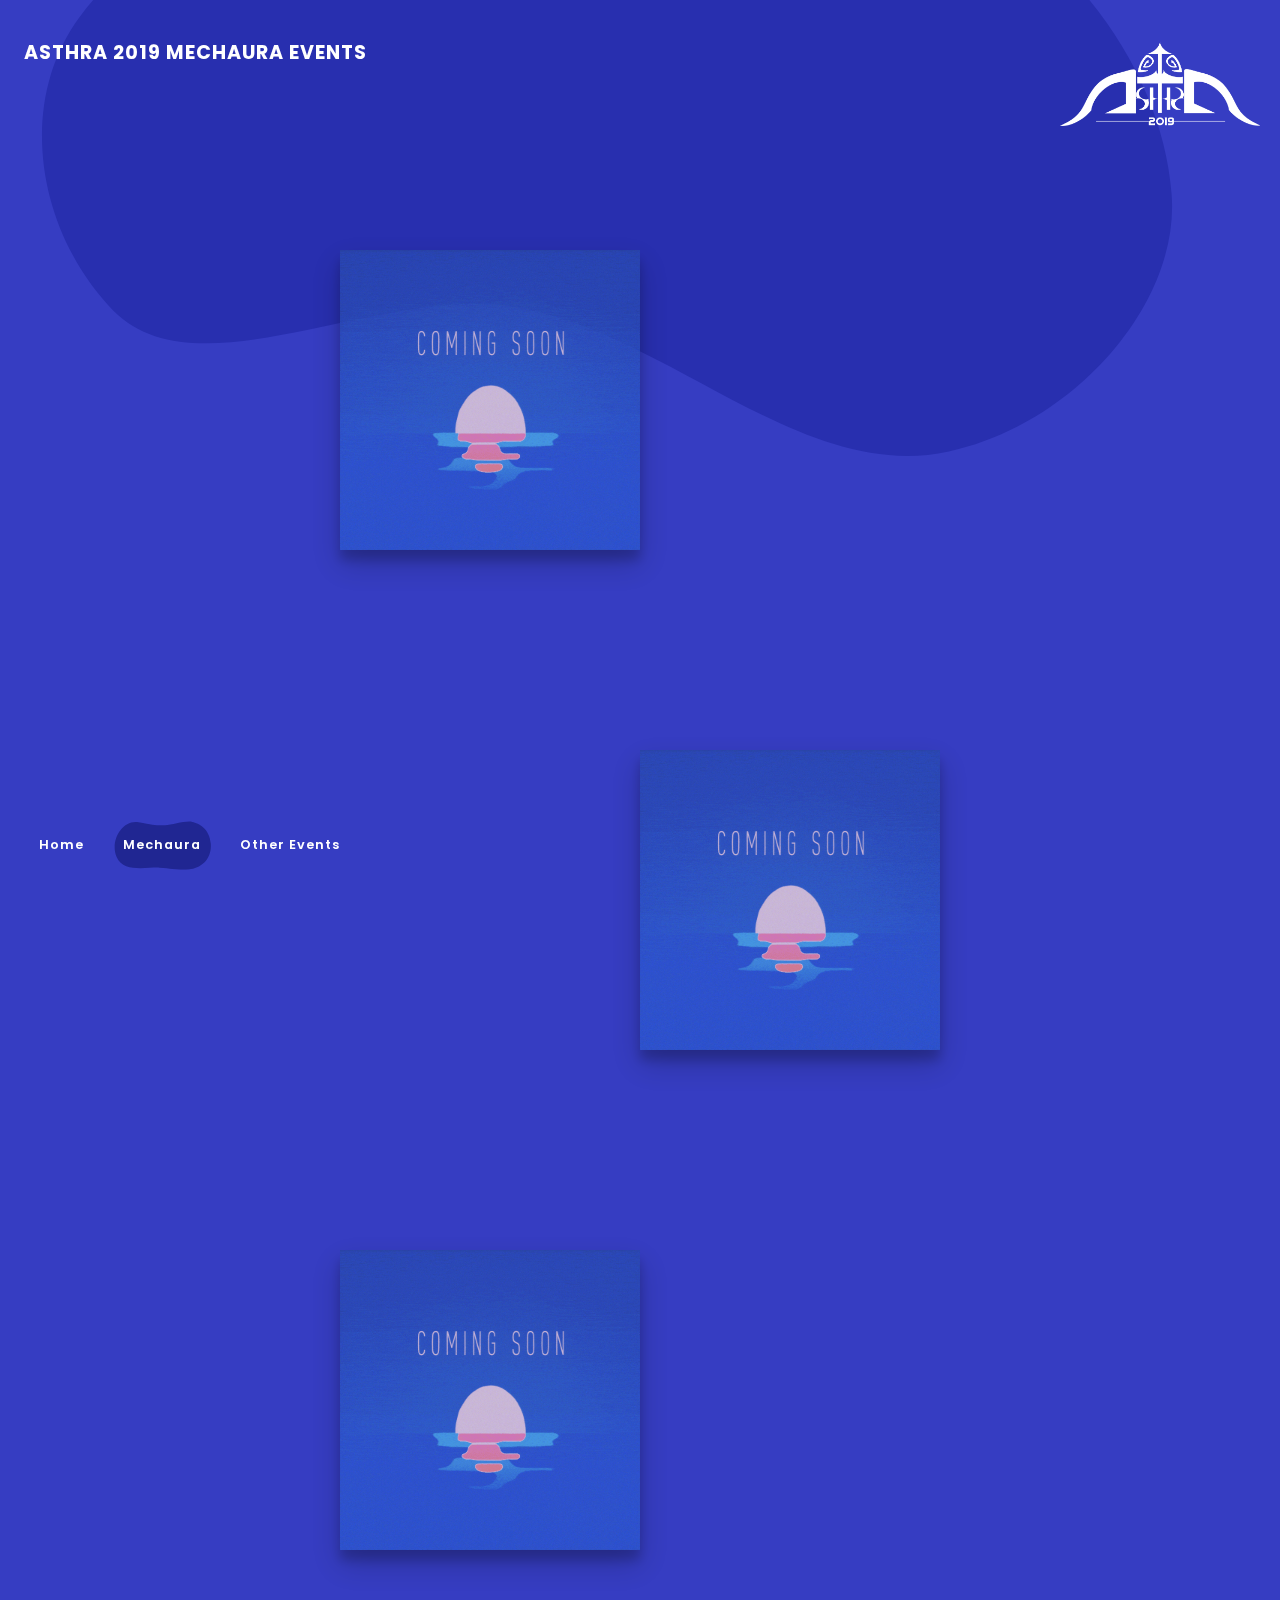
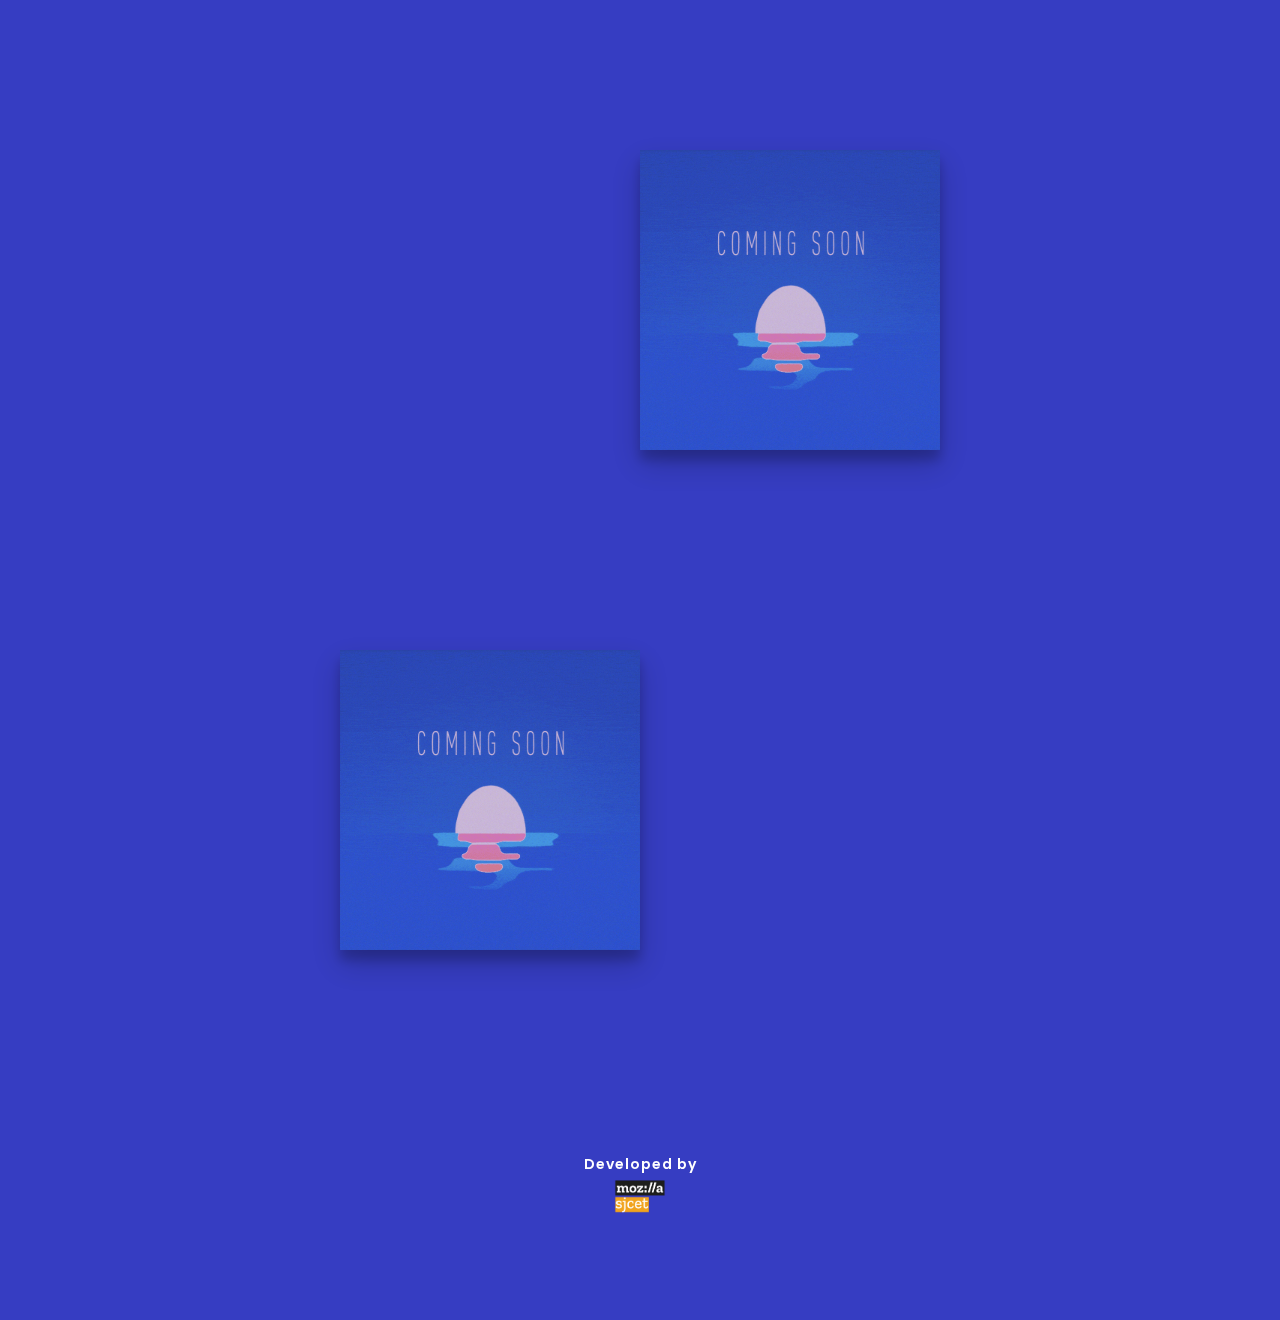
<file: events/mechaura.html>
<!DOCTYPE html>
<html lang="en" class="no-js">
<head>
	<!--Responsive meta-->
		<meta charset="UTF-8" />
		<meta http-equiv="X-UA-Compatible" content="IE=edge">
		<meta name="viewport" content="width=device-width, initial-scale=1">
		<meta name="theme-color" content="#363dc2">
		<meta name="msapplication-navbutton-color" content="#363dc2">
		<meta name="apple-mobile-web-app-status-bar-style" content="#363dc2">
		<title>ASTHRA 2019 | Future Kerala | The Annual Technical Fiesta | SJCET Palai | Mechaura Events | Department of ME</title>
  	<!--SEO Data-->
	  <meta name="description" content="Asthra is the annual technical fest of SJCET Palai." />
	  <meta name="keywords" content="Asthra, Asthra 2019, Asthra 2019, Asthra 19, Asthra 2K19,Asthar Sjcet, sjcet Asthra, Asthra SJCET, cultural fest SJCET, Asthra fest, SJCET, PALAI, KTU, KTU TECHFEST" />
	  <meta name="copyright" content="Asthra 2019"/>
	  <meta name="rating" content="General" />
	  <meta name="coverage" content="Worldwide" />
	  <meta name="creator" content="Asthra 2019" />
	  <meta itemprop="name" content="Asthra 2019"/>
	  <meta itemprop="keywords" content="Asthra, Asthra 2018, Asthra 2017, Asthra 2019, Asthra 19, Asthra SJCET Palai, Asthra SJCET, cultural fest SJCET, Asthra fest, SJCET, SJCET Palai, SJCET Asthra"/>
	  <link rel="icon" href="img/Asthra19-Icon.png">
  <!--custom-->
	  	<link rel="stylesheet" href="https://cdnjs.cloudflare.com/ajax/libs/font-awesome/4.7.0/css/font-awesome.min.css">
		<link href="https://fonts.googleapis.com/css?family=Poppins:400,500,600,700,800,900" rel="stylesheet">
		<link rel="stylesheet" type="text/css" href="css/normalize.css" />
		<link rel="stylesheet" type="text/css" href="css/demo.css" />
		<link rel="stylesheet" type="text/css" href="css/demo.min.css" />
		<link rel="stylesheet" href="css/normalize.min.css" />
		<link rel="stylesheet" href="css/animate.min.css" />

		<script>
			document.documentElement.className = 'js';
			var supportsCssVars = function() {
				var s = document.createElement('style'),
				support;

				s.innerHTML = "root: { --tmp-var: bold; }";
				document.head.appendChild(s);
				support = !!(window.CSS && window.CSS.supports && window.CSS.supports('font-weight', 'var(--tmp-var)'));
				s.parentNode.removeChild(s);
				return support;
			}
			if (!supportsCssVars()) alert('Please view this page in a modern browser that supports CSS Variables.')
		</script>
		<!-- Global site tag (gtag.js) - Google Analytics -->
		<script async src="https://www.googletagmanager.com/gtag/js?id=UA-133228764-1"></script>
		<script>
			window.dataLayer = window.dataLayer || [];
			function gtag(){dataLayer.push(arguments);}
			gtag('js', new Date());

			gtag('config', 'UA-133228764-1');
		</script>

	</head>
	<body class="loading">
		<svg class="hidden">
			<symbol id="shape-demo" viewBox="0 0 200 100">
				<title>shape demo</title>
				<path d="M 6.144,74.1 C 20.4,107.4 70.13,94.33 94.22,95.74 121.3,97.41 130.8,101.1 154.7,99.38 178.6,97.72 201.9,78.95 199.4,46.86 197.1,14.96 174.9,4.781 161.4,1.827 147.9,-1.128 119.8,8.284 105.6,8.766 85.34,9.449 81.91,7.628 51.08,2.334 17.26,-3.482 -8.105,40.84 6.144,74.1 Z" />
			</symbol>
		</svg>
		<main>
			<div class="morph-wrap">
				<svg class="morph" width="1400" height="770" viewBox="0 0 1400 770">
					<path d="M 262.9,252.2 C 210.1,338.2 212.6,487.6 288.8,553.9 372.2,626.5 511.2,517.8 620.3,536.3 750.6,558.4 860.3,723 987.3,686.5 1089,657.3 1168,534.7 1173,429.2 1178,313.7 1096,189.1 995.1,130.7 852.1,47.07 658.8,78.95 498.1,119.2 410.7,141.1 322.6,154.8 262.9,252.2 Z"/>
				</svg>
			</div>
			<div class="content content--fixed">
				<header class="codrops-header">
					<img src="img/logo.png" class="header-icon">
					<h1 class="codrops-header__title">Asthra 2019 Mechaura Events</h1>

				</header>
				<nav class="demos">
					<a class="demo" href="../index.html"><svg class="decoshape"><use xlink:href="#shape-demo"></use></svg>Home</a>
					<a class="demo demo--current" href="#"><svg class="decoshape" preserveAspectRatio="none"><use xlink:href="#shape-demo"></use></svg>Mechaura</a>
					<a class="demo" href="#menu" id="menubox"><svg class="decoshape"><use xlink:href="#shape-demo"></use></svg>Other Events</a>
					<!--<a class="demo" href="index3.html"><svg class="decoshape"><use xlink:href="#shape-demo"></use></svg>Society Events</a>-->
				</nav>
				<a class="pater" href="mechaura.html">
					<svg class="pater__deco" width="300" height="240" viewBox="0 0 1000 800">
						<path d="M27.4,171.8C73,42.9,128.6,1,128.6,1s0,0,0,0c58.5,0,368.3,0.3,873.2,0.8c38.5,211,42.1,373.5,38.9,476.7c-2.5,80.3-10.6,174.9-76.7,247.8c-15.1,16.6-37.4,41.2-72.8,53.9c-92.4,33.1-173-50.8-283.9-99.4c-224.3-98.4-334.9,51.4-472.2-45.6C-6.3,535.2-14.5,290.6,27.4,171.8z"/>
					</svg>
					<center><img class="pater__img" src="img/logo.png" alt="Asthra 2019 Logo" /></center>

				</a>
			</div>

			<div class="container">
			<div class="content-wrap">
					<a href="#0">
						<div class="content content--layout content--layout-1">
				<img class="content__img" src="img/coming soon.gif" alt="Mechaura Event" />
				<!--<h3 class="content__title2">coming soon</h3>-->
					</div>
				</a>
			</div>
			<!--DEMO05--
			<div id="animatedModal5">
					<div  id="btn-close-modal" class="close-animatedModal5">
					 <svg class="svg-icon" viewBox="0 0 20 20">
					 <path fill="none" d="M12.71,7.291c-0.15-0.15-0.393-0.15-0.542,0L10,9.458L7.833,7.291c-0.15-0.15-0.392-0.15-0.542,0c-0.149,0.149-0.149,0.392,0,0.541L9.458,10l-2.168,2.167c-0.149,0.15-0.149,0.393,0,0.542c0.15,0.149,0.392,0.149,0.542,0L10,10.542l2.168,2.167c0.149,0.149,0.392,0.149,0.542,0c0.148-0.149,0.148-0.392,0-0.542L10.542,10l2.168-2.168C12.858,7.683,12.858,7.44,12.71,7.291z M10,1.188c-4.867,0-8.812,3.946-8.812,8.812c0,4.867,3.945,8.812,8.812,8.812s8.812-3.945,8.812-8.812C18.812,5.133,14.867,1.188,10,1.188z M10,18.046c-4.444,0-8.046-3.603-8.046-8.046c0-4.444,3.603-8.046,8.046-8.046c4.443,0,8.046,3.602,8.046,8.046C18.046,14.443,14.443,18.046,10,18.046z"></path>
					 </svg>
					</div>

					<div class="modal-content">
							<h4>GENERAL EVENT #1</h4>
							<h1>Hackathon</h1>
							<p>Details will be updated soon. Stay Tuned!!!
							 </p>
							 <!--<h4>Date : February 07, 2019</h4>
							 <h4 class="c-header">CONTACT DETAILS</h4>
							 <h5 class="contact"><span>Full Name : +91 0000000000&emsp;<br class="hide-break">Full Name : +91 0000000000&emsp;</span></h5>
							 <h4 class="c-header">REGISTRATION DETAILS</h4>
							 <h5 class="contact"><span>Starts On : January 25, 2019&emsp;<br class="hide-break">Ends On : February 06, 2019&emsp;</span></h5>
							 <a href="#" class="fancy-button bg-gradient1"><span><i class="fa fa-ticket"></i> Register</span></a>--
							 <center><img src="img/smile2.svg" alt="SVG" style="height:170px;margin-top:100px;opacity:0.8"></center>
					</div>
			</div>-->

			<div class="content-wrap">
				<a href="#0">
				<div class="content content--layout content--layout-2">
					<img class="content__img" src="img/coming soon.gif" alt="Mechaura Event" />
					<!--<h3 class="content__title2">coming soon</h3>-->
				</div>
			</a>
			</div>
			<!--DEMO05--
			<div id="animatedModal5">
					<div  id="btn-close-modal" class="close-animatedModal5">
					 <svg class="svg-icon" viewBox="0 0 20 20">
					 <path fill="none" d="M12.71,7.291c-0.15-0.15-0.393-0.15-0.542,0L10,9.458L7.833,7.291c-0.15-0.15-0.392-0.15-0.542,0c-0.149,0.149-0.149,0.392,0,0.541L9.458,10l-2.168,2.167c-0.149,0.15-0.149,0.393,0,0.542c0.15,0.149,0.392,0.149,0.542,0L10,10.542l2.168,2.167c0.149,0.149,0.392,0.149,0.542,0c0.148-0.149,0.148-0.392,0-0.542L10.542,10l2.168-2.168C12.858,7.683,12.858,7.44,12.71,7.291z M10,1.188c-4.867,0-8.812,3.946-8.812,8.812c0,4.867,3.945,8.812,8.812,8.812s8.812-3.945,8.812-8.812C18.812,5.133,14.867,1.188,10,1.188z M10,18.046c-4.444,0-8.046-3.603-8.046-8.046c0-4.444,3.603-8.046,8.046-8.046c4.443,0,8.046,3.602,8.046,8.046C18.046,14.443,14.443,18.046,10,18.046z"></path>
					 </svg>
					</div>

					<div class="modal-content">
							<h4>GENERAL EVENT #1</h4>
							<h1>Hackathon</h1>
							<p>Details will be updated soon. Stay Tuned!!!
							 </p>
							 <!--<h4>Date : February 07, 2019</h4>
							 <h4 class="c-header">CONTACT DETAILS</h4>
							 <h5 class="contact"><span>Full Name : +91 0000000000&emsp;<br class="hide-break">Full Name : +91 0000000000&emsp;</span></h5>
							 <h4 class="c-header">REGISTRATION DETAILS</h4>
							 <h5 class="contact"><span>Starts On : January 25, 2019&emsp;<br class="hide-break">Ends On : February 06, 2019&emsp;</span></h5>
							 <a href="#" class="fancy-button bg-gradient1"><span><i class="fa fa-ticket"></i> Register</span></a>--
							 <center><img src="img/smile2.svg" alt="SVG" style="height:170px;margin-top:100px;opacity:0.8"></center>
					</div>
			</div>-->

			<div class="content-wrap">
				<a href="#0">
				<div class="content content--layout content--layout-1">
					<img class="content__img" src="img/coming soon.gif" alt="Mechaura Event" />
					<!--<h3 class="content__title2">coming soon</h3>-->
				</div>
			</a>
			</div>
			<!--DEMO05--
			<div id="animatedModal5">
					<div  id="btn-close-modal" class="close-animatedModal5">
					 <svg class="svg-icon" viewBox="0 0 20 20">
					 <path fill="none" d="M12.71,7.291c-0.15-0.15-0.393-0.15-0.542,0L10,9.458L7.833,7.291c-0.15-0.15-0.392-0.15-0.542,0c-0.149,0.149-0.149,0.392,0,0.541L9.458,10l-2.168,2.167c-0.149,0.15-0.149,0.393,0,0.542c0.15,0.149,0.392,0.149,0.542,0L10,10.542l2.168,2.167c0.149,0.149,0.392,0.149,0.542,0c0.148-0.149,0.148-0.392,0-0.542L10.542,10l2.168-2.168C12.858,7.683,12.858,7.44,12.71,7.291z M10,1.188c-4.867,0-8.812,3.946-8.812,8.812c0,4.867,3.945,8.812,8.812,8.812s8.812-3.945,8.812-8.812C18.812,5.133,14.867,1.188,10,1.188z M10,18.046c-4.444,0-8.046-3.603-8.046-8.046c0-4.444,3.603-8.046,8.046-8.046c4.443,0,8.046,3.602,8.046,8.046C18.046,14.443,14.443,18.046,10,18.046z"></path>
					 </svg>
					</div>

					<div class="modal-content">
							<h4>GENERAL EVENT #1</h4>
							<h1>Hackathon</h1>
							<p>Details will be updated soon. Stay Tuned!!!
							 </p>
							 <!--<h4>Date : February 07, 2019</h4>
							 <h4 class="c-header">CONTACT DETAILS</h4>
							 <h5 class="contact"><span>Full Name : +91 0000000000&emsp;<br class="hide-break">Full Name : +91 0000000000&emsp;</span></h5>
							 <h4 class="c-header">REGISTRATION DETAILS</h4>
							 <h5 class="contact"><span>Starts On : January 25, 2019&emsp;<br class="hide-break">Ends On : February 06, 2019&emsp;</span></h5>
							 <a href="#" class="fancy-button bg-gradient1"><span><i class="fa fa-ticket"></i> Register</span></a>--
							 <center><img src="img/smile2.svg" alt="SVG" style="height:170px;margin-top:100px;opacity:0.8"></center>
					</div>
			</div>-->

			<div class="content-wrap">
				<a href="#0">
				<div class="content content--layout content--layout-2">
					<img class="content__img" src="img/coming soon.gif" alt="Mechaura Event" />
					<!--<h3 class="content__title2">coming soon</h3>-->
				</div>
			</a>
			</div>
			<!--DEMO05--
			<div id="animatedModal5">
					<div  id="btn-close-modal" class="close-animatedModal5">
					 <svg class="svg-icon" viewBox="0 0 20 20">
					 <path fill="none" d="M12.71,7.291c-0.15-0.15-0.393-0.15-0.542,0L10,9.458L7.833,7.291c-0.15-0.15-0.392-0.15-0.542,0c-0.149,0.149-0.149,0.392,0,0.541L9.458,10l-2.168,2.167c-0.149,0.15-0.149,0.393,0,0.542c0.15,0.149,0.392,0.149,0.542,0L10,10.542l2.168,2.167c0.149,0.149,0.392,0.149,0.542,0c0.148-0.149,0.148-0.392,0-0.542L10.542,10l2.168-2.168C12.858,7.683,12.858,7.44,12.71,7.291z M10,1.188c-4.867,0-8.812,3.946-8.812,8.812c0,4.867,3.945,8.812,8.812,8.812s8.812-3.945,8.812-8.812C18.812,5.133,14.867,1.188,10,1.188z M10,18.046c-4.444,0-8.046-3.603-8.046-8.046c0-4.444,3.603-8.046,8.046-8.046c4.443,0,8.046,3.602,8.046,8.046C18.046,14.443,14.443,18.046,10,18.046z"></path>
					 </svg>
					</div>

					<div class="modal-content">
							<h4>GENERAL EVENT #1</h4>
							<h1>Hackathon</h1>
							<p>Details will be updated soon. Stay Tuned!!!
							 </p>
							 <!--<h4>Date : February 07, 2019</h4>
							 <h4 class="c-header">CONTACT DETAILS</h4>
							 <h5 class="contact"><span>Full Name : +91 0000000000&emsp;<br class="hide-break">Full Name : +91 0000000000&emsp;</span></h5>
							 <h4 class="c-header">REGISTRATION DETAILS</h4>
							 <h5 class="contact"><span>Starts On : January 25, 2019&emsp;<br class="hide-break">Ends On : February 06, 2019&emsp;</span></h5>
							 <a href="#" class="fancy-button bg-gradient1"><span><i class="fa fa-ticket"></i> Register</span></a>--
							 <center><img src="img/smile2.svg" alt="SVG" style="height:170px;margin-top:100px;opacity:0.8"></center>
					</div>
			</div>-->

			<div class="content-wrap">
				<a href="#0">
				<div class="content content--layout content--layout-1">
					<img class="content__img" src="img/coming soon.gif" alt="Mechaura Event" />
					<!--<h3 class="content__title2">coming soon</h3>-->
				</div>
			</a>
			</div>
			<!--DEMO05--
			<div id="animatedModal5">
					<div  id="btn-close-modal" class="close-animatedModal5">
					 <svg class="svg-icon" viewBox="0 0 20 20">
					 <path fill="none" d="M12.71,7.291c-0.15-0.15-0.393-0.15-0.542,0L10,9.458L7.833,7.291c-0.15-0.15-0.392-0.15-0.542,0c-0.149,0.149-0.149,0.392,0,0.541L9.458,10l-2.168,2.167c-0.149,0.15-0.149,0.393,0,0.542c0.15,0.149,0.392,0.149,0.542,0L10,10.542l2.168,2.167c0.149,0.149,0.392,0.149,0.542,0c0.148-0.149,0.148-0.392,0-0.542L10.542,10l2.168-2.168C12.858,7.683,12.858,7.44,12.71,7.291z M10,1.188c-4.867,0-8.812,3.946-8.812,8.812c0,4.867,3.945,8.812,8.812,8.812s8.812-3.945,8.812-8.812C18.812,5.133,14.867,1.188,10,1.188z M10,18.046c-4.444,0-8.046-3.603-8.046-8.046c0-4.444,3.603-8.046,8.046-8.046c4.443,0,8.046,3.602,8.046,8.046C18.046,14.443,14.443,18.046,10,18.046z"></path>
					 </svg>
					</div>

					<div class="modal-content">
							<h4>GENERAL EVENT #1</h4>
							<h1>Hackathon</h1>
							<p>Details will be updated soon. Stay Tuned!!!
							 </p>
							 <!--<h4>Date : February 07, 2019</h4>
							 <h4 class="c-header">CONTACT DETAILS</h4>
							 <h5 class="contact"><span>Full Name : +91 0000000000&emsp;<br class="hide-break">Full Name : +91 0000000000&emsp;</span></h5>
							 <h4 class="c-header">REGISTRATION DETAILS</h4>
							 <h5 class="contact"><span>Starts On : January 25, 2019&emsp;<br class="hide-break">Ends On : February 06, 2019&emsp;</span></h5>
							 <a href="#" class="fancy-button bg-gradient1"><span><i class="fa fa-ticket"></i> Register</span></a>--
							 <center><img src="img/smile2.svg" alt="SVG" style="height:170px;margin-top:100px;opacity:0.8"></center>
					</div>
			</div>-->


		</div>

			<section class="content content--related">
				<center><div class="content__info footer">Developed by </div><a href="https://www.instagram.com/mozilla.sjcet/" target="_blank"><img src="img/Logo-MozillaSJCET.png" style="height:36px;" alt="Mozilla SJCET"></a></center>
			</section>
		</main>


						<div id="menu">
					 <div  id="btn-close-modal" class="close-menu menu-button">
						<svg class="svg-icon" viewBox="0 0 20 20">
						<path fill="none" d="M12.71,7.291c-0.15-0.15-0.393-0.15-0.542,0L10,9.458L7.833,7.291c-0.15-0.15-0.392-0.15-0.542,0c-0.149,0.149-0.149,0.392,0,0.541L9.458,10l-2.168,2.167c-0.149,0.15-0.149,0.393,0,0.542c0.15,0.149,0.392,0.149,0.542,0L10,10.542l2.168,2.167c0.149,0.149,0.392,0.149,0.542,0c0.148-0.149,0.148-0.392,0-0.542L10.542,10l2.168-2.168C12.858,7.683,12.858,7.44,12.71,7.291z M10,1.188c-4.867,0-8.812,3.946-8.812,8.812c0,4.867,3.945,8.812,8.812,8.812s8.812-3.945,8.812-8.812C18.812,5.133,14.867,1.188,10,1.188z M10,18.046c-4.444,0-8.046-3.603-8.046-8.046c0-4.444,3.603-8.046,8.046-8.046c4.443,0,8.046,3.602,8.046,8.046C18.046,14.443,14.443,18.046,10,18.046z"></path>
						</svg>
					 </div>
					 <div class="modal-content">
						 <div class="nav">
						 <a href="workshops.html">Workshops</a><br>
						 <a href="generalevents.html">General Events</a><br>
						 <a href="trilok.html">Trilok</a><br>
						 <a href="fenstra.html">Fenstra</a><br>
						 <a href="radiance.html">Radiance</a><br>
						 <a href="emerge.html">Emerge</a><br>
						 <a href="frequency.html">Frequency</a><br>
						 <a href="yanthrika.html">Yanthrika</a><br>
						 <a href="coztruzione.html">Coztruzione</a><br>
						 <a href="groundevents.html">Ground Events</a><br>
						 <a href="onlineevents.html">Online Events</a><br>
					 </div>
				 	</div>
					</div>

		<script src="js/imagesloaded.pkgd.min.js"></script>
		<script src="js/anime.min.js"></script>
		<script src="js/scrollMonitor.js"></script>
		<script src="js/demo1.js"></script>
		<script src="js/jquery.min.js"></script>
		<script src="js/animatedModal.js"></script>

		<!--Initialize Modal Box-->
		<script>  $("#demo01").animatedModal();</script>
		<script>  $("#demo02").animatedModal();</script>
		<script>  $("#demo03").animatedModal();</script>
		<script>  $("#demo04").animatedModal();</script>
		<script>  $("#demo05").animatedModal();</script>
		<script>  $("#menubox").animatedModal();</script>


	</body>
</html>
</file>
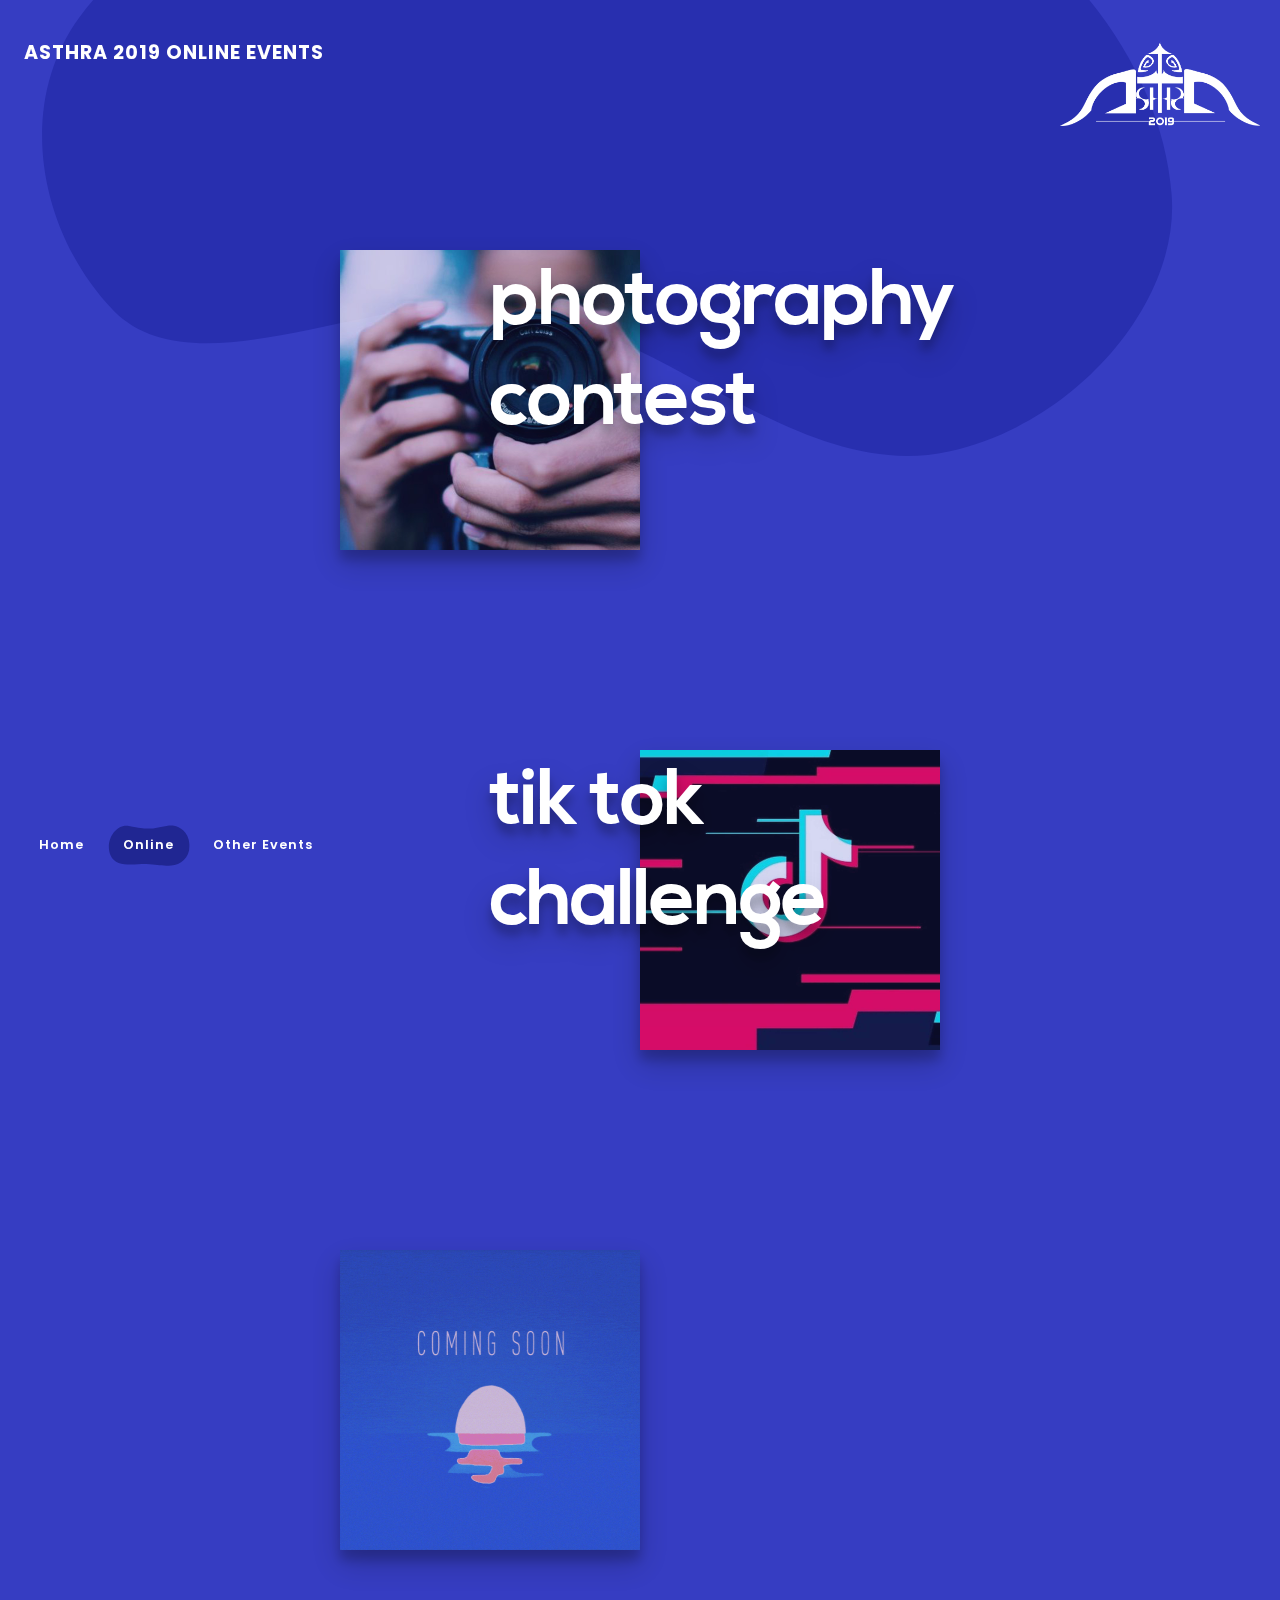
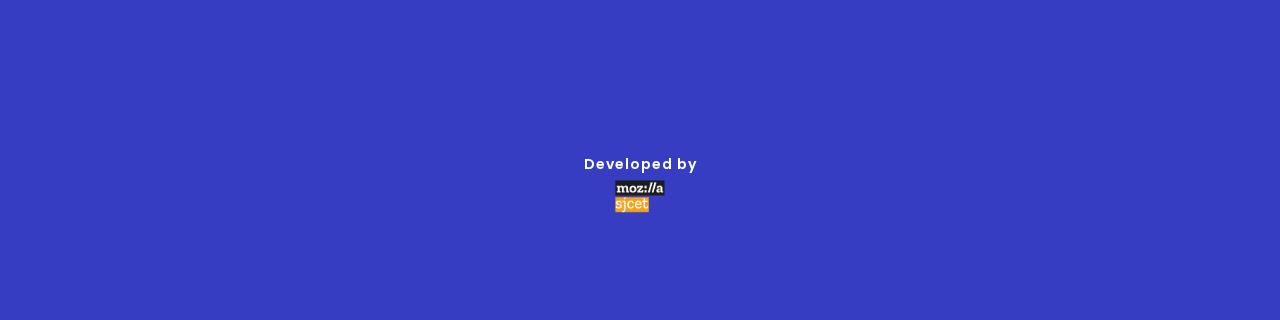
<file: events/onlineevents.html>
<!DOCTYPE html>
<html lang="en" class="no-js">
	<head>
	<!--Responsive meta-->
		<meta charset="UTF-8" />
		<meta http-equiv="X-UA-Compatible" content="IE=edge">
		<meta name="viewport" content="width=device-width, initial-scale=1">
		<meta name="theme-color" content="#363dc2">
		<meta name="msapplication-navbutton-color" content="#363dc2">
		<meta name="apple-mobile-web-app-status-bar-style" content="#363dc2">
		<title>ASTHRA 2019 | Future Kerala | The Annual Technical Fiesta | SJCET Palai | Online Events</title>
  	<!--SEO Data-->
	  <meta name="description" content="Asthra is the annual technical fest of SJCET Palai." />
	  <meta name="keywords" content="Asthra, Asthra 2019, Asthra 2019, Asthra 19, Asthra 2K19,Asthra Sjcet,Online Events, sjcet Asthra, Asthra SJCET, cultural fest SJCET, Asthra fest, SJCET, PALAI, KTU, KTU TECHFEST" />
	  <meta name="copyright" content="Asthra 2019"/>
	  <meta name="rating" content="General" />
	  <meta name="coverage" content="Worldwide" />
	  <meta name="creator" content="Asthra 2019" />
	  <meta itemprop="name" content="Asthra 2019"/>
	  <meta itemprop="keywords" content="Asthra, Asthra 2018, Asthra 2017, Asthra 2019, Asthra 19, Asthra SJCET Palai, Asthra SJCET, cultural fest SJCET, Asthra fest, SJCET, SJCET Palai, SJCET Asthra"/>
	  <link rel="icon" href="img/Asthra19-Icon.png">
  <!--custom-->
	    <link rel="stylesheet" href="https://cdnjs.cloudflare.com/ajax/libs/font-awesome/4.7.0/css/font-awesome.min.css">
		<link href="https://fonts.googleapis.com/css?family=Poppins:400,500,600,700,800,900" rel="stylesheet">
		<link rel="stylesheet" type="text/css" href="css/normalize.css" />
		<link rel="stylesheet" type="text/css" href="css/demo.css" />
		<link rel="stylesheet" type="text/css" href="css/demo.min.css" />
		<link rel="stylesheet" href="css/normalize.min.css" />
		<link rel="stylesheet" href="css/animate.min.css" />

		<script>
			document.documentElement.className = 'js';
			var supportsCssVars = function() {
				var s = document.createElement('style'),
				support;

				s.innerHTML = "root: { --tmp-var: bold; }";
				document.head.appendChild(s);
				support = !!(window.CSS && window.CSS.supports && window.CSS.supports('font-weight', 'var(--tmp-var)'));
				s.parentNode.removeChild(s);
				return support;
			}
			if (!supportsCssVars()) alert('Please view this page in a modern browser that supports CSS Variables.')
		</script>
		<!-- Global site tag (gtag.js) - Google Analytics -->
		<script async src="https://www.googletagmanager.com/gtag/js?id=UA-133228764-1"></script>
		<script>
			window.dataLayer = window.dataLayer || [];
			function gtag(){dataLayer.push(arguments);}
			gtag('js', new Date());

			gtag('config', 'UA-133228764-1');
		</script>
	</head>
	<body class="loading">
		<svg class="hidden">
			<symbol id="shape-demo" viewBox="0 0 200 100">
				<title>shape demo</title>
				<path d="M 6.144,74.1 C 20.4,107.4 70.13,94.33 94.22,95.74 121.3,97.41 130.8,101.1 154.7,99.38 178.6,97.72 201.9,78.95 199.4,46.86 197.1,14.96 174.9,4.781 161.4,1.827 147.9,-1.128 119.8,8.284 105.6,8.766 85.34,9.449 81.91,7.628 51.08,2.334 17.26,-3.482 -8.105,40.84 6.144,74.1 Z" />
			</symbol>
		</svg>
		<main>
			<div class="morph-wrap">
				<svg class="morph" width="1400" height="770" viewBox="0 0 1400 770">
					<path d="M 262.9,252.2 C 210.1,338.2 212.6,487.6 288.8,553.9 372.2,626.5 511.2,517.8 620.3,536.3 750.6,558.4 860.3,723 987.3,686.5 1089,657.3 1168,534.7 1173,429.2 1178,313.7 1096,189.1 995.1,130.7 852.1,47.07 658.8,78.95 498.1,119.2 410.7,141.1 322.6,154.8 262.9,252.2 Z"/>
				</svg>
			</div>
			<div class="content content--fixed">
				<header class="codrops-header">
					<img src="img/logo.png" class="header-icon">
					<h1 class="codrops-header__title">Asthra 2019 Online Events</h1>

				</header>
				<nav class="demos">
					<a class="demo" href="../index.html"><svg class="decoshape"><use xlink:href="#shape-demo"></use></svg>Home</a>
					<a class="demo demo--current" href="#"><svg class="decoshape" preserveAspectRatio="none"><use xlink:href="#shape-demo"></use></svg>Online</a>
					<a class="demo" href="#menu" id="menubox"><svg class="decoshape"><use xlink:href="#shape-demo"></use></svg>Other Events</a>
				</nav>
				<a class="pater" href="onlineevents.html">
					<svg class="pater__deco" width="300" height="240" viewBox="0 0 1000 800">
						<path d="M27.4,171.8C73,42.9,128.6,1,128.6,1s0,0,0,0c58.5,0,368.3,0.3,873.2,0.8c38.5,211,42.1,373.5,38.9,476.7c-2.5,80.3-10.6,174.9-76.7,247.8c-15.1,16.6-37.4,41.2-72.8,53.9c-92.4,33.1-173-50.8-283.9-99.4c-224.3-98.4-334.9,51.4-472.2-45.6C-6.3,535.2-14.5,290.6,27.4,171.8z"/>
					</svg>
					<center><img class="pater__img" src="img/logo.png" alt="Asthra 2019 Logo" /></center>

				</a>

			</div>
			<div class="container">
			<div class="content-wrap">
				<a  id="demo01" href="#animatedModal1">
			<div class="content content--layout content--layout-1" >
				<img class="content__img" src="img/online/photography.jpg" alt="Online Event" />
					<h3 class="content__title2">Photography Contest</h3>
			</div>
		  </a>
		 </div>

		 <!--DEMO01-->
		 <div id="animatedModal1">
				 <div  id="btn-close-modal" class="close-animatedModal1">
					<svg class="svg-icon" viewBox="0 0 20 20">
					<path fill="none" d="M12.71,7.291c-0.15-0.15-0.393-0.15-0.542,0L10,9.458L7.833,7.291c-0.15-0.15-0.392-0.15-0.542,0c-0.149,0.149-0.149,0.392,0,0.541L9.458,10l-2.168,2.167c-0.149,0.15-0.149,0.393,0,0.542c0.15,0.149,0.392,0.149,0.542,0L10,10.542l2.168,2.167c0.149,0.149,0.392,0.149,0.542,0c0.148-0.149,0.148-0.392,0-0.542L10.542,10l2.168-2.168C12.858,7.683,12.858,7.44,12.71,7.291z M10,1.188c-4.867,0-8.812,3.946-8.812,8.812c0,4.867,3.945,8.812,8.812,8.812s8.812-3.945,8.812-8.812C18.812,5.133,14.867,1.188,10,1.188z M10,18.046c-4.444,0-8.046-3.603-8.046-8.046c0-4.444,3.603-8.046,8.046-8.046c4.443,0,8.046,3.602,8.046,8.046C18.046,14.443,14.443,18.046,10,18.046z"></path>
					</svg>
				 </div>

				 <div class="modal-content">
						 <h4>ONLINE EVENT #1</h4>
						 <h1>Photography Contest</h1>
						 <h3>THEME : VISUAL CONTRAST</h3>
							<h3>Prizes Worth : <i class="fa fa-inr" aria-hidden="true"></i>3000</h3>
							<h4>Last Date for Entries : February 03, 2019</h4>
							<p>The idea is to bring out the visual contrasts that are hidden in our surroundings and to capture them in frames;
								to help us see the beauty and reality of this changing world through the eye of the lens.
							<h4 class="c-header">CONTACT DETAILS</h4>
							<h5 class="contact"><span>Ajanas : <a href="tel:+91 9400511130">+91 9400511130</a>&emsp;<br class="hide-break">Abhinav : <a href="tel:+91 9048194479">+91 9048194479</a>&emsp;</span></h5>
							<a href="https://docs.google.com/document/d/1nmmT6xMtmQQmlsSl6_TVNMCncYIfA9SIgkXnIa1HJu0/edit?usp=sharing" target="_blank" class="fancy-button bg-gradient1"><span>Rules & Regulations</span></a>
				 </div>
		 </div>

			<div class="content-wrap">
				<a  id="demo02" href="#animatedModal2">
			<div class="content content--layout content--layout-2" >
				<img class="content__img" src="img/online/tiktok.jpg" alt="Online Event" />
					<h3 class="content__title2">Tik Tok Challenge</h3>
			</div>
			</a>
			</div>

			<!--DEMO02-->
 		 <div id="animatedModal2">
 				 <div  id="btn-close-modal" class="close-animatedModal2">
 					<svg class="svg-icon" viewBox="0 0 20 20">
 					<path fill="none" d="M12.71,7.291c-0.15-0.15-0.393-0.15-0.542,0L10,9.458L7.833,7.291c-0.15-0.15-0.392-0.15-0.542,0c-0.149,0.149-0.149,0.392,0,0.541L9.458,10l-2.168,2.167c-0.149,0.15-0.149,0.393,0,0.542c0.15,0.149,0.392,0.149,0.542,0L10,10.542l2.168,2.167c0.149,0.149,0.392,0.149,0.542,0c0.148-0.149,0.148-0.392,0-0.542L10.542,10l2.168-2.168C12.858,7.683,12.858,7.44,12.71,7.291z M10,1.188c-4.867,0-8.812,3.946-8.812,8.812c0,4.867,3.945,8.812,8.812,8.812s8.812-3.945,8.812-8.812C18.812,5.133,14.867,1.188,10,1.188z M10,18.046c-4.444,0-8.046-3.603-8.046-8.046c0-4.444,3.603-8.046,8.046-8.046c4.443,0,8.046,3.602,8.046,8.046C18.046,14.443,14.443,18.046,10,18.046z"></path>
 					</svg>
 				 </div>

 				 <div class="modal-content">
 						 <h4>ONLINE EVENT #2</h4>
 						 <h1>Tik Tok Challenge</h1>
 							<h3>Prizes Worth : <i class="fa fa-inr" aria-hidden="true"></i>3000</h3>
 							<h4>Last Date for Entries : February 05, 2019</h4>
 							<h4 class="c-header">CONTACT DETAILS</h4>
 							<h5 class="contact"><span>Vinayek T.N : <a href="tel:+91 7012325846">+91 7012325846</a>&emsp;<br class="hide-break">Tomson Roy : <a href="tel:+91 9400943456">+91 9400943456</a>&emsp;</span></h5>
 							<a href="https://docs.google.com/document/d/1kEwCEa-n91ZJnR7kmI5a1pnWLdOSaQZ571YQnwTE6LI/edit?usp=sharing" target="_blank" class="fancy-button bg-gradient1"><span>Rules & Regulations</span></a>
 				 </div>
 		 </div>


		 <div class="content-wrap">
			 <a href="#0">
			 <div class="content content--layout content--layout-1">
				 <img class="content__img" src="img/coming soon.gif" alt="Online Events" />
				 <!--<h3 class="content__title2">coming soon</h3>-->
			 </div>
		 </a>
		 </div>

			<!--DEMO03--
 		 <div id="animatedModal3">
 				 <div  id="btn-close-modal" class="close-animatedModal3">
 					<svg class="svg-icon" viewBox="0 0 20 20">
 					<path fill="none" d="M12.71,7.291c-0.15-0.15-0.393-0.15-0.542,0L10,9.458L7.833,7.291c-0.15-0.15-0.392-0.15-0.542,0c-0.149,0.149-0.149,0.392,0,0.541L9.458,10l-2.168,2.167c-0.149,0.15-0.149,0.393,0,0.542c0.15,0.149,0.392,0.149,0.542,0L10,10.542l2.168,2.167c0.149,0.149,0.392,0.149,0.542,0c0.148-0.149,0.148-0.392,0-0.542L10.542,10l2.168-2.168C12.858,7.683,12.858,7.44,12.71,7.291z M10,1.188c-4.867,0-8.812,3.946-8.812,8.812c0,4.867,3.945,8.812,8.812,8.812s8.812-3.945,8.812-8.812C18.812,5.133,14.867,1.188,10,1.188z M10,18.046c-4.444,0-8.046-3.603-8.046-8.046c0-4.444,3.603-8.046,8.046-8.046c4.443,0,8.046,3.602,8.046,8.046C18.046,14.443,14.443,18.046,10,18.046z"></path>
 					</svg>
 				 </div>

 				 <div class="modal-content">
 						 <h4>GENERAL EVENT #3</h4>
 						 <h1>Line Follower</h1>
 						 <p>Details will be updated soon. Stay Tuned!!!
 							</p>
 							<!--<h4>Date : February 07, 2019</h4>
 							<h4 class="c-header">CONTACT DETAILS</h4>
 							<h5 class="contact"><span>Full Name : +91 0000000000&emsp;<br class="hide-break">Full Name : +91 0000000000&emsp;</span></h5>
 							<h4 class="c-header">REGISTRATION DETAILS</h4>
 							<h5 class="contact"><span>Starts On : January 25, 2019&emsp;<br class="hide-break">Ends On : February 06, 2019&emsp;</span></h5>
 							<a href="#" class="fancy-button bg-gradient1"><span><i class="fa fa-ticket"></i> Register</span></a>--
 							<center><img src="img/smile2.svg" alt="SVG" style="height:170px;margin-top:100px;opacity:0.8"></center>
 				 </div>
 		 </div>-->

		</div>

			<section class="content content--related">
				<center><div class="content__info footer">Developed by </div><a href="https://www.instagram.com/mozilla.sjcet/" target="_blank"><img src="img/Logo-MozillaSJCET.png" style="height:36px;" alt="Mozilla SJCET"></a></center>
			</section>
		</main>

		<div id="menu">
	 <div  id="btn-close-modal" class="close-menu menu-button">
		<svg class="svg-icon" viewBox="0 0 20 20">
		<path fill="none" d="M12.71,7.291c-0.15-0.15-0.393-0.15-0.542,0L10,9.458L7.833,7.291c-0.15-0.15-0.392-0.15-0.542,0c-0.149,0.149-0.149,0.392,0,0.541L9.458,10l-2.168,2.167c-0.149,0.15-0.149,0.393,0,0.542c0.15,0.149,0.392,0.149,0.542,0L10,10.542l2.168,2.167c0.149,0.149,0.392,0.149,0.542,0c0.148-0.149,0.148-0.392,0-0.542L10.542,10l2.168-2.168C12.858,7.683,12.858,7.44,12.71,7.291z M10,1.188c-4.867,0-8.812,3.946-8.812,8.812c0,4.867,3.945,8.812,8.812,8.812s8.812-3.945,8.812-8.812C18.812,5.133,14.867,1.188,10,1.188z M10,18.046c-4.444,0-8.046-3.603-8.046-8.046c0-4.444,3.603-8.046,8.046-8.046c4.443,0,8.046,3.602,8.046,8.046C18.046,14.443,14.443,18.046,10,18.046z"></path>
		</svg>
	 </div>
	 <div class="modal-content">
		 <div class="nav">
		 <a href="workshops.html">Workshops</a><br>
		 <a href="generalevents.html">General Events</a><br>
		 <a href="trilok.html">Trilok</a><br>
		 <a href="fenstra.html">Fenstra</a><br>
		 <a href="radiance.html">Radiance</a><br>
		 <a href="mechaura.html">Mechaura</a><br>
		 <a href="emerge.html">Emerge</a><br>
		 <a href="frequency.html">Frequency</a><br>
		 <a href="yanthrika.html">Yanthrika</a><br>
		 <a href="coztruzione.html">Coztruzione</a><br>
		 <a href="groundevents.html">Ground Events</a><br>
	 </div>
 	</div>
	</div>

		<script src="js/imagesloaded.pkgd.min.js"></script>
		<script src="js/anime.min.js"></script>
		<script src="js/scrollMonitor.js"></script>
		<script src="js/demo1.js"></script>
		<script src="js/jquery.min.js"></script>
		<script src="js/animatedModal.js"></script>

		<!--Initialize Modal Box-->
		<script>  $("#demo01").animatedModal();</script>
		<script>  $("#demo02").animatedModal();</script>
		<!--<script>  $("#demo03").animatedModal();</script>-->
		<script>  $("#menubox").animatedModal();</script>

	</body>
</html>
</file>
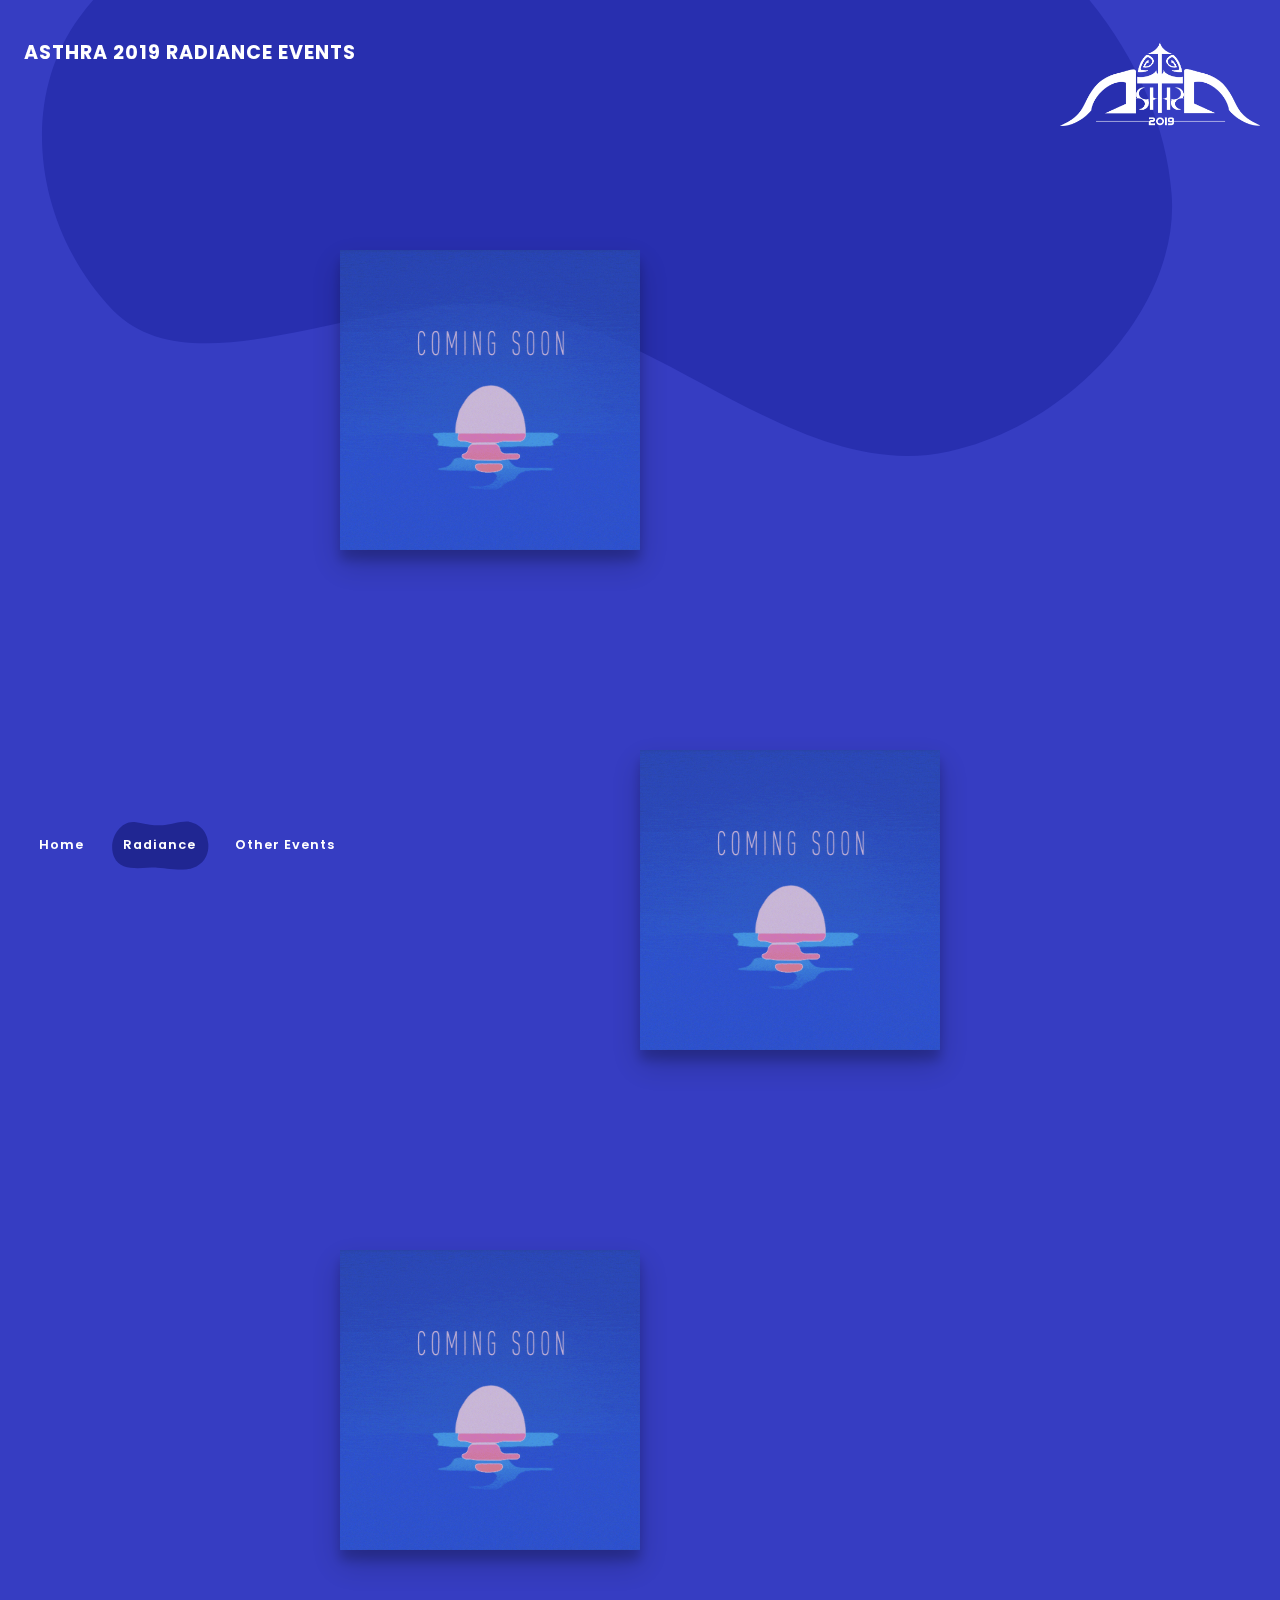
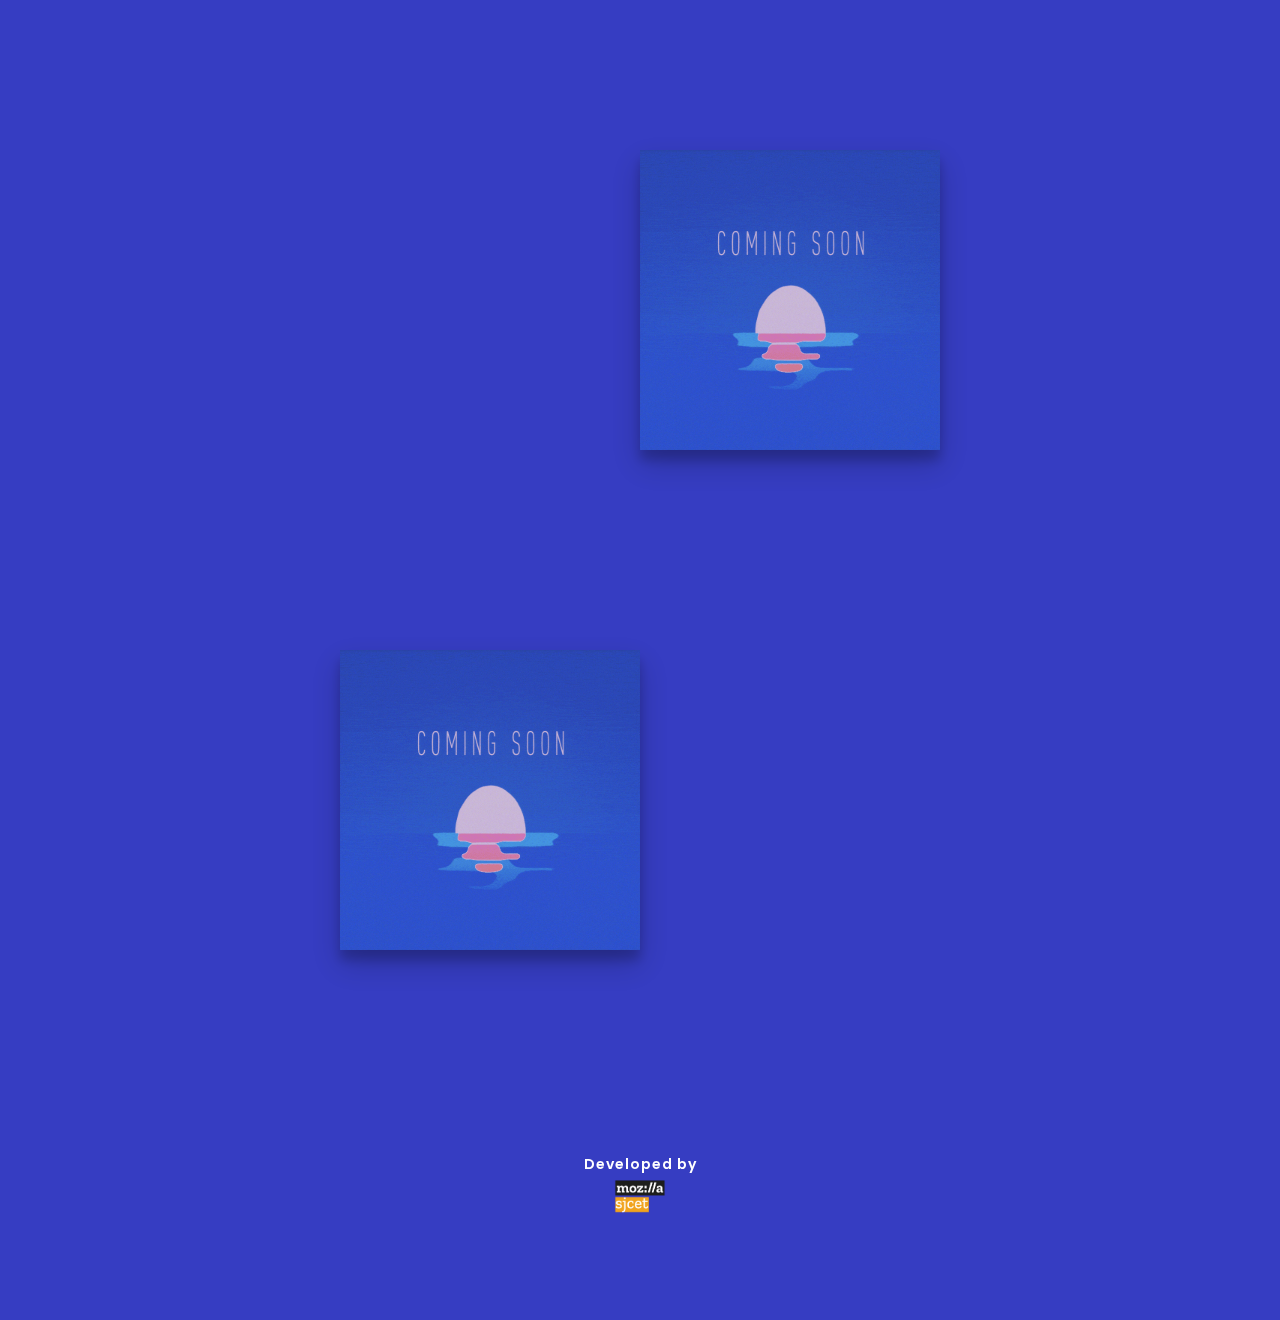
<file: events/radiance.html>
<!DOCTYPE html>
<html lang="en" class="no-js">
<head>
	<!--Responsive meta-->
		<meta charset="UTF-8" />
		<meta http-equiv="X-UA-Compatible" content="IE=edge">
		<meta name="viewport" content="width=device-width, initial-scale=1">
		<meta name="theme-color" content="#363dc2">
		<meta name="msapplication-navbutton-color" content="#363dc2">
		<meta name="apple-mobile-web-app-status-bar-style" content="#363dc2">
		<title>ASTHRA 2019 | Future Kerala | The Annual Technical Fiesta | SJCET Palai | Radiance Events | Department of CSE</title>
	  	<!--SEO Data-->
		  <meta name="description" content="Asthra is the annual technical fest of SJCET Palai." />
		  <meta name="keywords" content="Asthra, Asthra 2019, Asthra 2019, Asthra 19, Asthra 2K19,Asthar Sjcet, sjcet Asthra, Asthra SJCET, cultural fest SJCET, Asthra fest, SJCET, PALAI, KTU, KTU TECHFEST" />
		  <meta name="copyright" content="Asthra 2019"/>
		  <meta name="rating" content="General" />
		  <meta name="coverage" content="Worldwide" />
		  <meta name="creator" content="Asthra 2019" />
		  <meta itemprop="name" content="Asthra 2019"/>
		  <meta itemprop="keywords" content="Asthra, Asthra 2018, Asthra 2017, Asthra 2019, Asthra 19, Asthra SJCET Palai, Asthra SJCET, cultural fest SJCET, Asthra fest, SJCET, SJCET Palai, SJCET Asthra"/>
		  <link rel="icon" href="img/Asthra19-Icon.png">
	  <!--custom-->
	    <link rel="stylesheet" href="https://cdnjs.cloudflare.com/ajax/libs/font-awesome/4.7.0/css/font-awesome.min.css">
		<link href="https://fonts.googleapis.com/css?family=Poppins:400,500,600,700,800,900" rel="stylesheet">
		<link rel="stylesheet" type="text/css" href="css/normalize.css" />
		<link rel="stylesheet" type="text/css" href="css/demo.css" />
		<link rel="stylesheet" type="text/css" href="css/demo.min.css" />
		<link rel="stylesheet" href="css/normalize.min.css" />
		<link rel="stylesheet" href="css/animate.min.css" />

		<script>
			document.documentElement.className = 'js';
			var supportsCssVars = function() {
				var s = document.createElement('style'),
				support;

				s.innerHTML = "root: { --tmp-var: bold; }";
				document.head.appendChild(s);
				support = !!(window.CSS && window.CSS.supports && window.CSS.supports('font-weight', 'var(--tmp-var)'));
				s.parentNode.removeChild(s);
				return support;
			}
			if (!supportsCssVars()) alert('Please view this page in a modern browser that supports CSS Variables.')
		</script>
		<!-- Global site tag (gtag.js) - Google Analytics -->
		<script async src="https://www.googletagmanager.com/gtag/js?id=UA-133228764-1"></script>
		<script>
			window.dataLayer = window.dataLayer || [];
			function gtag(){dataLayer.push(arguments);}
			gtag('js', new Date());

			gtag('config', 'UA-133228764-1');
		</script>
	</head>
	<body class="loading">
		<svg class="hidden">
			<symbol id="shape-demo" viewBox="0 0 200 100">
				<title>shape demo</title>
				<path d="M 6.144,74.1 C 20.4,107.4 70.13,94.33 94.22,95.74 121.3,97.41 130.8,101.1 154.7,99.38 178.6,97.72 201.9,78.95 199.4,46.86 197.1,14.96 174.9,4.781 161.4,1.827 147.9,-1.128 119.8,8.284 105.6,8.766 85.34,9.449 81.91,7.628 51.08,2.334 17.26,-3.482 -8.105,40.84 6.144,74.1 Z" />
			</symbol>
		</svg>
		<main>
			<div class="morph-wrap">
				<svg class="morph" width="1400" height="770" viewBox="0 0 1400 770">
					<path d="M 262.9,252.2 C 210.1,338.2 212.6,487.6 288.8,553.9 372.2,626.5 511.2,517.8 620.3,536.3 750.6,558.4 860.3,723 987.3,686.5 1089,657.3 1168,534.7 1173,429.2 1178,313.7 1096,189.1 995.1,130.7 852.1,47.07 658.8,78.95 498.1,119.2 410.7,141.1 322.6,154.8 262.9,252.2 Z"/>
				</svg>
			</div>
			<div class="content content--fixed">
				<header class="codrops-header">
					<img src="img/logo.png" class="header-icon">
					<h1 class="codrops-header__title">Asthra 2019 Radiance Events</h1>

				</header>
				<nav class="demos">
					<a class="demo" href="../index.html"><svg class="decoshape"><use xlink:href="#shape-demo"></use></svg>Home</a>
					<a class="demo demo--current" href="#"><svg class="decoshape" preserveAspectRatio="none"><use xlink:href="#shape-demo"></use></svg>Radiance</a>
					<a class="demo"  href="#menu" id="menubox"><svg class="decoshape"><use xlink:href="#shape-demo"></use></svg>Other Events</a>
				</nav>
				<a class="pater" href="radiance.html">
					<svg class="pater__deco" width="300" height="240" viewBox="0 0 1000 800">
						<path d="M27.4,171.8C73,42.9,128.6,1,128.6,1s0,0,0,0c58.5,0,368.3,0.3,873.2,0.8c38.5,211,42.1,373.5,38.9,476.7c-2.5,80.3-10.6,174.9-76.7,247.8c-15.1,16.6-37.4,41.2-72.8,53.9c-92.4,33.1-173-50.8-283.9-99.4c-224.3-98.4-334.9,51.4-472.2-45.6C-6.3,535.2-14.5,290.6,27.4,171.8z"/>
					</svg>
					<center><img class="pater__img" src="img/logo.png" alt="Asthra 2019 Logo" /></center>
				</a>

			</div>
			<div class="container">
			<div class="content-wrap">
					<a href="#0">
						<div class="content content--layout content--layout-1">
				<img class="content__img" src="img/coming soon.gif" alt="Radiance Event" />
				<!--<h3 class="content__title2">coming soon</h3>-->
					</div>
				</a>
			</div>
			<!--DEMO05--
			<div id="animatedModal5">
					<div  id="btn-close-modal" class="close-animatedModal5">
					 <svg class="svg-icon" viewBox="0 0 20 20">
					 <path fill="none" d="M12.71,7.291c-0.15-0.15-0.393-0.15-0.542,0L10,9.458L7.833,7.291c-0.15-0.15-0.392-0.15-0.542,0c-0.149,0.149-0.149,0.392,0,0.541L9.458,10l-2.168,2.167c-0.149,0.15-0.149,0.393,0,0.542c0.15,0.149,0.392,0.149,0.542,0L10,10.542l2.168,2.167c0.149,0.149,0.392,0.149,0.542,0c0.148-0.149,0.148-0.392,0-0.542L10.542,10l2.168-2.168C12.858,7.683,12.858,7.44,12.71,7.291z M10,1.188c-4.867,0-8.812,3.946-8.812,8.812c0,4.867,3.945,8.812,8.812,8.812s8.812-3.945,8.812-8.812C18.812,5.133,14.867,1.188,10,1.188z M10,18.046c-4.444,0-8.046-3.603-8.046-8.046c0-4.444,3.603-8.046,8.046-8.046c4.443,0,8.046,3.602,8.046,8.046C18.046,14.443,14.443,18.046,10,18.046z"></path>
					 </svg>
					</div>

					<div class="modal-content">
							<h4>GENERAL EVENT #1</h4>
							<h1>Hackathon</h1>
							<p>Details will be updated soon. Stay Tuned!!!
							 </p>
							 <!--<h4>Date : February 07, 2019</h4>
							 <h4 class="c-header">CONTACT DETAILS</h4>
							 <h5 class="contact"><span>Full Name : +91 0000000000&emsp;<br class="hide-break">Full Name : +91 0000000000&emsp;</span></h5>
							 <h4 class="c-header">REGISTRATION DETAILS</h4>
							 <h5 class="contact"><span>Starts On : January 25, 2019&emsp;<br class="hide-break">Ends On : February 06, 2019&emsp;</span></h5>
							 <a href="#" class="fancy-button bg-gradient1"><span><i class="fa fa-ticket"></i> Register</span></a>--
							 <center><img src="img/smile2.svg" alt="SVG" style="height:170px;margin-top:100px;opacity:0.8"></center>
					</div>
			</div>-->

			<div class="content-wrap">
				<a href="#0">
				<div class="content content--layout content--layout-2">
					<img class="content__img" src="img/coming soon.gif" alt="Radiance Event" />
					<!--<h3 class="content__title2">coming soon</h3>-->
				</div>
			</a>
			</div>
			<!--DEMO05--
			<div id="animatedModal5">
					<div  id="btn-close-modal" class="close-animatedModal5">
					 <svg class="svg-icon" viewBox="0 0 20 20">
					 <path fill="none" d="M12.71,7.291c-0.15-0.15-0.393-0.15-0.542,0L10,9.458L7.833,7.291c-0.15-0.15-0.392-0.15-0.542,0c-0.149,0.149-0.149,0.392,0,0.541L9.458,10l-2.168,2.167c-0.149,0.15-0.149,0.393,0,0.542c0.15,0.149,0.392,0.149,0.542,0L10,10.542l2.168,2.167c0.149,0.149,0.392,0.149,0.542,0c0.148-0.149,0.148-0.392,0-0.542L10.542,10l2.168-2.168C12.858,7.683,12.858,7.44,12.71,7.291z M10,1.188c-4.867,0-8.812,3.946-8.812,8.812c0,4.867,3.945,8.812,8.812,8.812s8.812-3.945,8.812-8.812C18.812,5.133,14.867,1.188,10,1.188z M10,18.046c-4.444,0-8.046-3.603-8.046-8.046c0-4.444,3.603-8.046,8.046-8.046c4.443,0,8.046,3.602,8.046,8.046C18.046,14.443,14.443,18.046,10,18.046z"></path>
					 </svg>
					</div>

					<div class="modal-content">
							<h4>GENERAL EVENT #1</h4>
							<h1>Hackathon</h1>
							<p>Details will be updated soon. Stay Tuned!!!
							 </p>
							 <!--<h4>Date : February 07, 2019</h4>
							 <h4 class="c-header">CONTACT DETAILS</h4>
							 <h5 class="contact"><span>Full Name : +91 0000000000&emsp;<br class="hide-break">Full Name : +91 0000000000&emsp;</span></h5>
							 <h4 class="c-header">REGISTRATION DETAILS</h4>
							 <h5 class="contact"><span>Starts On : January 25, 2019&emsp;<br class="hide-break">Ends On : February 06, 2019&emsp;</span></h5>
							 <a href="#" class="fancy-button bg-gradient1"><span><i class="fa fa-ticket"></i> Register</span></a>--
							 <center><img src="img/smile2.svg" alt="SVG" style="height:170px;margin-top:100px;opacity:0.8"></center>
					</div>
			</div>-->

			<div class="content-wrap">
				<a href="#0">
				<div class="content content--layout content--layout-1">
					<img class="content__img" src="img/coming soon.gif" alt="Radiance Event" />
					<!--<h3 class="content__title2">coming soon</h3>-->
				</div>
			</a>
			</div>
			<!--DEMO05--
			<div id="animatedModal5">
					<div  id="btn-close-modal" class="close-animatedModal5">
					 <svg class="svg-icon" viewBox="0 0 20 20">
					 <path fill="none" d="M12.71,7.291c-0.15-0.15-0.393-0.15-0.542,0L10,9.458L7.833,7.291c-0.15-0.15-0.392-0.15-0.542,0c-0.149,0.149-0.149,0.392,0,0.541L9.458,10l-2.168,2.167c-0.149,0.15-0.149,0.393,0,0.542c0.15,0.149,0.392,0.149,0.542,0L10,10.542l2.168,2.167c0.149,0.149,0.392,0.149,0.542,0c0.148-0.149,0.148-0.392,0-0.542L10.542,10l2.168-2.168C12.858,7.683,12.858,7.44,12.71,7.291z M10,1.188c-4.867,0-8.812,3.946-8.812,8.812c0,4.867,3.945,8.812,8.812,8.812s8.812-3.945,8.812-8.812C18.812,5.133,14.867,1.188,10,1.188z M10,18.046c-4.444,0-8.046-3.603-8.046-8.046c0-4.444,3.603-8.046,8.046-8.046c4.443,0,8.046,3.602,8.046,8.046C18.046,14.443,14.443,18.046,10,18.046z"></path>
					 </svg>
					</div>

					<div class="modal-content">
							<h4>GENERAL EVENT #1</h4>
							<h1>Hackathon</h1>
							<p>Details will be updated soon. Stay Tuned!!!
							 </p>
							 <!--<h4>Date : February 07, 2019</h4>
							 <h4 class="c-header">CONTACT DETAILS</h4>
							 <h5 class="contact"><span>Full Name : +91 0000000000&emsp;<br class="hide-break">Full Name : +91 0000000000&emsp;</span></h5>
							 <h4 class="c-header">REGISTRATION DETAILS</h4>
							 <h5 class="contact"><span>Starts On : January 25, 2019&emsp;<br class="hide-break">Ends On : February 06, 2019&emsp;</span></h5>
							 <a href="#" class="fancy-button bg-gradient1"><span><i class="fa fa-ticket"></i> Register</span></a>--
							 <center><img src="img/smile2.svg" alt="SVG" style="height:170px;margin-top:100px;opacity:0.8"></center>
					</div>
			</div>-->

			<div class="content-wrap">
				<a href="#0">
				<div class="content content--layout content--layout-2">
					<img class="content__img" src="img/coming soon.gif" alt="Radiance Event" />
					<!--<h3 class="content__title2">coming soon</h3>-->
				</div>
			</a>
			</div>
			<!--DEMO05--
			<div id="animatedModal5">
					<div  id="btn-close-modal" class="close-animatedModal5">
					 <svg class="svg-icon" viewBox="0 0 20 20">
					 <path fill="none" d="M12.71,7.291c-0.15-0.15-0.393-0.15-0.542,0L10,9.458L7.833,7.291c-0.15-0.15-0.392-0.15-0.542,0c-0.149,0.149-0.149,0.392,0,0.541L9.458,10l-2.168,2.167c-0.149,0.15-0.149,0.393,0,0.542c0.15,0.149,0.392,0.149,0.542,0L10,10.542l2.168,2.167c0.149,0.149,0.392,0.149,0.542,0c0.148-0.149,0.148-0.392,0-0.542L10.542,10l2.168-2.168C12.858,7.683,12.858,7.44,12.71,7.291z M10,1.188c-4.867,0-8.812,3.946-8.812,8.812c0,4.867,3.945,8.812,8.812,8.812s8.812-3.945,8.812-8.812C18.812,5.133,14.867,1.188,10,1.188z M10,18.046c-4.444,0-8.046-3.603-8.046-8.046c0-4.444,3.603-8.046,8.046-8.046c4.443,0,8.046,3.602,8.046,8.046C18.046,14.443,14.443,18.046,10,18.046z"></path>
					 </svg>
					</div>

					<div class="modal-content">
							<h4>GENERAL EVENT #1</h4>
							<h1>Hackathon</h1>
							<p>Details will be updated soon. Stay Tuned!!!
							 </p>
							 <!--<h4>Date : February 07, 2019</h4>
							 <h4 class="c-header">CONTACT DETAILS</h4>
							 <h5 class="contact"><span>Full Name : +91 0000000000&emsp;<br class="hide-break">Full Name : +91 0000000000&emsp;</span></h5>
							 <h4 class="c-header">REGISTRATION DETAILS</h4>
							 <h5 class="contact"><span>Starts On : January 25, 2019&emsp;<br class="hide-break">Ends On : February 06, 2019&emsp;</span></h5>
							 <a href="#" class="fancy-button bg-gradient1"><span><i class="fa fa-ticket"></i> Register</span></a>--
							 <center><img src="img/smile2.svg" alt="SVG" style="height:170px;margin-top:100px;opacity:0.8"></center>
					</div>
			</div>-->

			<div class="content-wrap">
				<a href="#0">
				<div class="content content--layout content--layout-1">
					<img class="content__img" src="img/coming soon.gif" alt="Radiance Event" />
					<!--<h3 class="content__title2">coming soon</h3>-->
				</div>
			</a>
			</div>
			<!--DEMO05--
			<div id="animatedModal5">
					<div  id="btn-close-modal" class="close-animatedModal5">
					 <svg class="svg-icon" viewBox="0 0 20 20">
					 <path fill="none" d="M12.71,7.291c-0.15-0.15-0.393-0.15-0.542,0L10,9.458L7.833,7.291c-0.15-0.15-0.392-0.15-0.542,0c-0.149,0.149-0.149,0.392,0,0.541L9.458,10l-2.168,2.167c-0.149,0.15-0.149,0.393,0,0.542c0.15,0.149,0.392,0.149,0.542,0L10,10.542l2.168,2.167c0.149,0.149,0.392,0.149,0.542,0c0.148-0.149,0.148-0.392,0-0.542L10.542,10l2.168-2.168C12.858,7.683,12.858,7.44,12.71,7.291z M10,1.188c-4.867,0-8.812,3.946-8.812,8.812c0,4.867,3.945,8.812,8.812,8.812s8.812-3.945,8.812-8.812C18.812,5.133,14.867,1.188,10,1.188z M10,18.046c-4.444,0-8.046-3.603-8.046-8.046c0-4.444,3.603-8.046,8.046-8.046c4.443,0,8.046,3.602,8.046,8.046C18.046,14.443,14.443,18.046,10,18.046z"></path>
					 </svg>
					</div>

					<div class="modal-content">
							<h4>GENERAL EVENT #1</h4>
							<h1>Hackathon</h1>
							<p>Details will be updated soon. Stay Tuned!!!
							 </p>
							 <!--<h4>Date : February 07, 2019</h4>
							 <h4 class="c-header">CONTACT DETAILS</h4>
							 <h5 class="contact"><span>Full Name : +91 0000000000&emsp;<br class="hide-break">Full Name : +91 0000000000&emsp;</span></h5>
							 <h4 class="c-header">REGISTRATION DETAILS</h4>
							 <h5 class="contact"><span>Starts On : January 25, 2019&emsp;<br class="hide-break">Ends On : February 06, 2019&emsp;</span></h5>
							 <a href="#" class="fancy-button bg-gradient1"><span><i class="fa fa-ticket"></i> Register</span></a>--
							 <center><img src="img/smile2.svg" alt="SVG" style="height:170px;margin-top:100px;opacity:0.8"></center>
					</div>
			</div>-->


		</div>

			<section class="content content--related">
				<center><div class="content__info footer">Developed by </div><a href="https://www.instagram.com/mozilla.sjcet/" target="_blank"><img src="img/Logo-MozillaSJCET.png" style="height:36px;" alt="Mozilla SJCET"></a></center>
			</section>
		</main>

		<div id="menu">
	 <div  id="btn-close-modal" class="close-menu menu-button">
		<svg class="svg-icon" viewBox="0 0 20 20">
		<path fill="none" d="M12.71,7.291c-0.15-0.15-0.393-0.15-0.542,0L10,9.458L7.833,7.291c-0.15-0.15-0.392-0.15-0.542,0c-0.149,0.149-0.149,0.392,0,0.541L9.458,10l-2.168,2.167c-0.149,0.15-0.149,0.393,0,0.542c0.15,0.149,0.392,0.149,0.542,0L10,10.542l2.168,2.167c0.149,0.149,0.392,0.149,0.542,0c0.148-0.149,0.148-0.392,0-0.542L10.542,10l2.168-2.168C12.858,7.683,12.858,7.44,12.71,7.291z M10,1.188c-4.867,0-8.812,3.946-8.812,8.812c0,4.867,3.945,8.812,8.812,8.812s8.812-3.945,8.812-8.812C18.812,5.133,14.867,1.188,10,1.188z M10,18.046c-4.444,0-8.046-3.603-8.046-8.046c0-4.444,3.603-8.046,8.046-8.046c4.443,0,8.046,3.602,8.046,8.046C18.046,14.443,14.443,18.046,10,18.046z"></path>
		</svg>
	 </div>
	 <div class="modal-content">
		 <div class="nav">
		 <a href="workshops.html">Workshops</a><br>
		 <a href="generalevents.html">General Events</a><br>
		 <a href="trilok.html">Trilok</a><br>
		 <a href="fenstra.html">Fenstra</a><br>
		 <a href="mechaura.html">Mechaura</a><br>
		 <a href="emerge.html">Emerge</a><br>
		 <a href="frequency.html">Frequency</a><br>
		 <a href="yanthrika.html">Yanthrika</a><br>
		 <a href="coztruzione.html">Coztruzione</a><br>
		 <a href="groundevents.html">Ground Events</a><br>
		 <a href="onlineevents.html">Online Events</a><br>

	 </div>
	</div>
	</div>
		<script src="js/imagesloaded.pkgd.min.js"></script>
		<script src="js/anime.min.js"></script>
		<script src="js/scrollMonitor.js"></script>
		<script src="js/demo1.js"></script>
		<script src="js/jquery.min.js"></script>
		<script src="js/animatedModal.js"></script>

		<!--Initialize Modal Box-->
		<script>  $("#demo01").animatedModal();</script>
		<script>  $("#demo02").animatedModal();</script>
		<script>  $("#demo03").animatedModal();</script>
		<script>  $("#demo04").animatedModal();</script>
		<script>  $("#demo05").animatedModal();</script>
		<script>  $("#menubox").animatedModal();</script>
	</body>
</html>
</file>
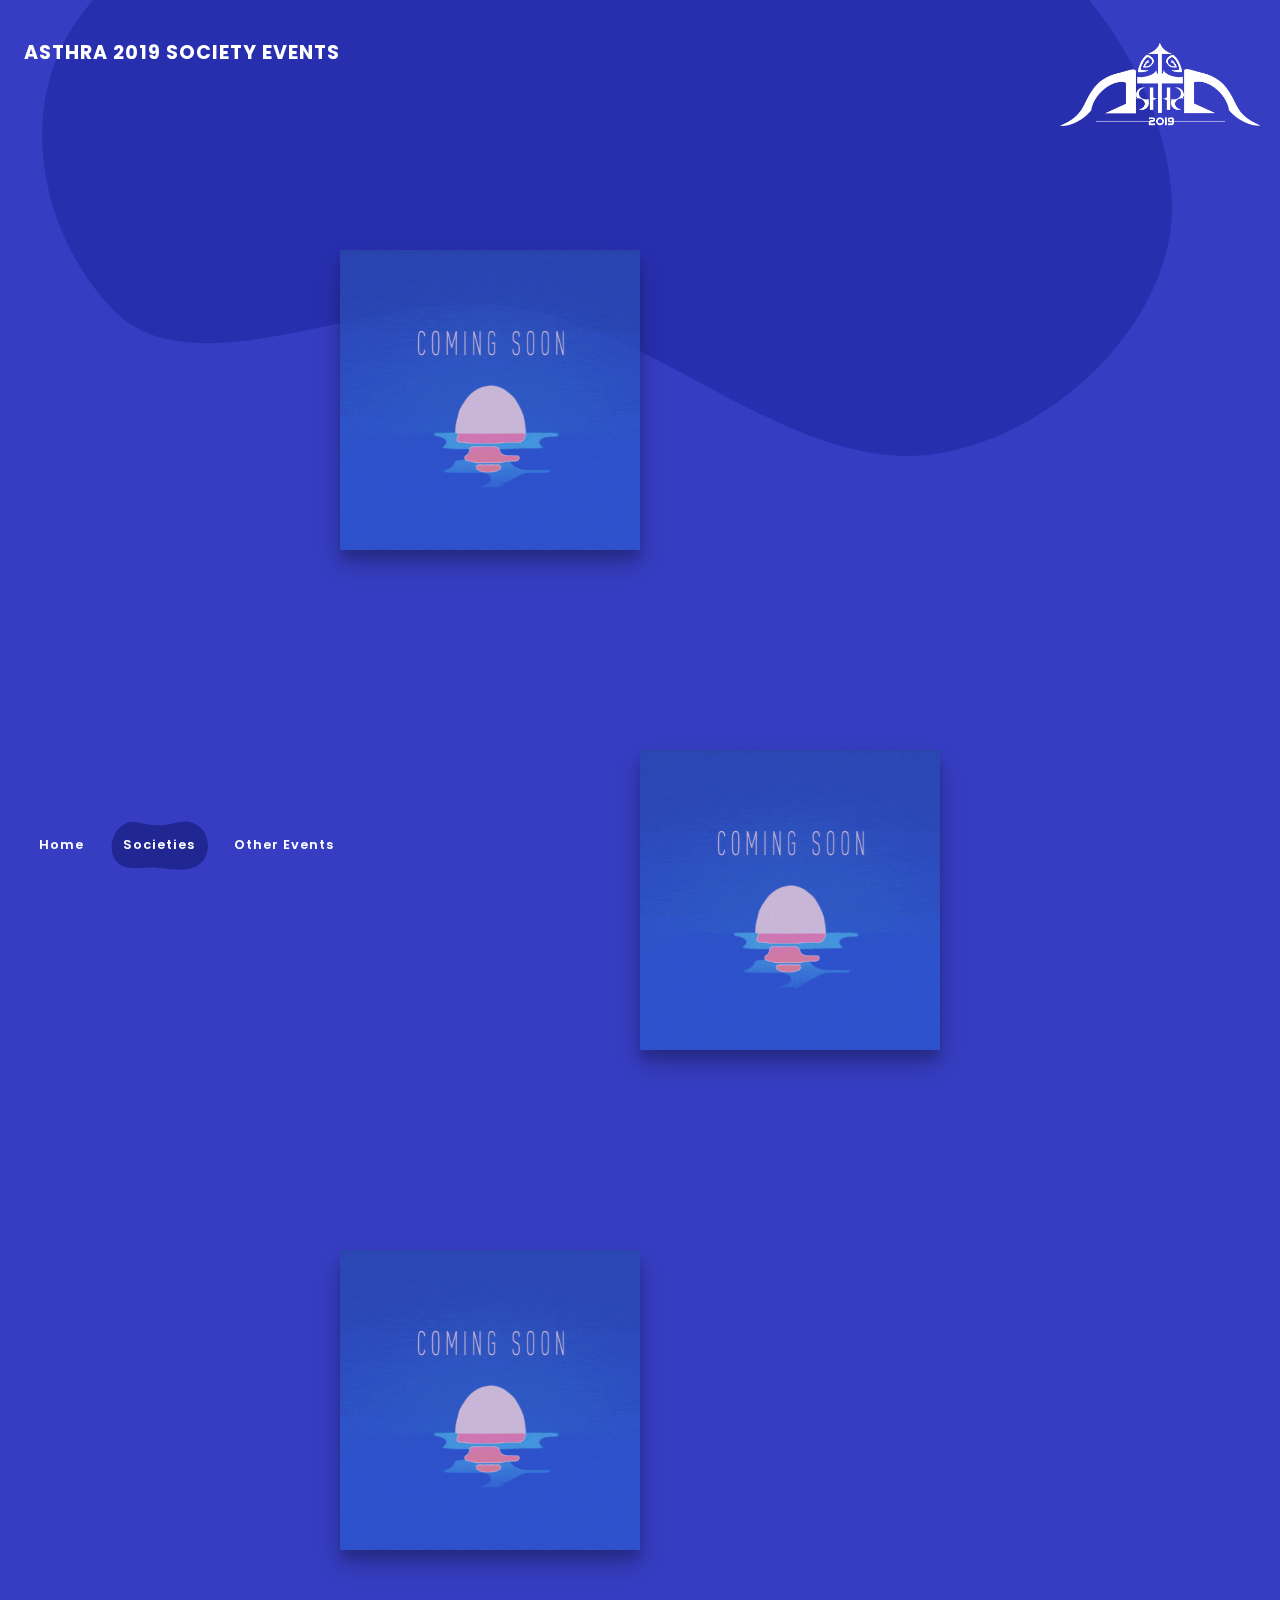
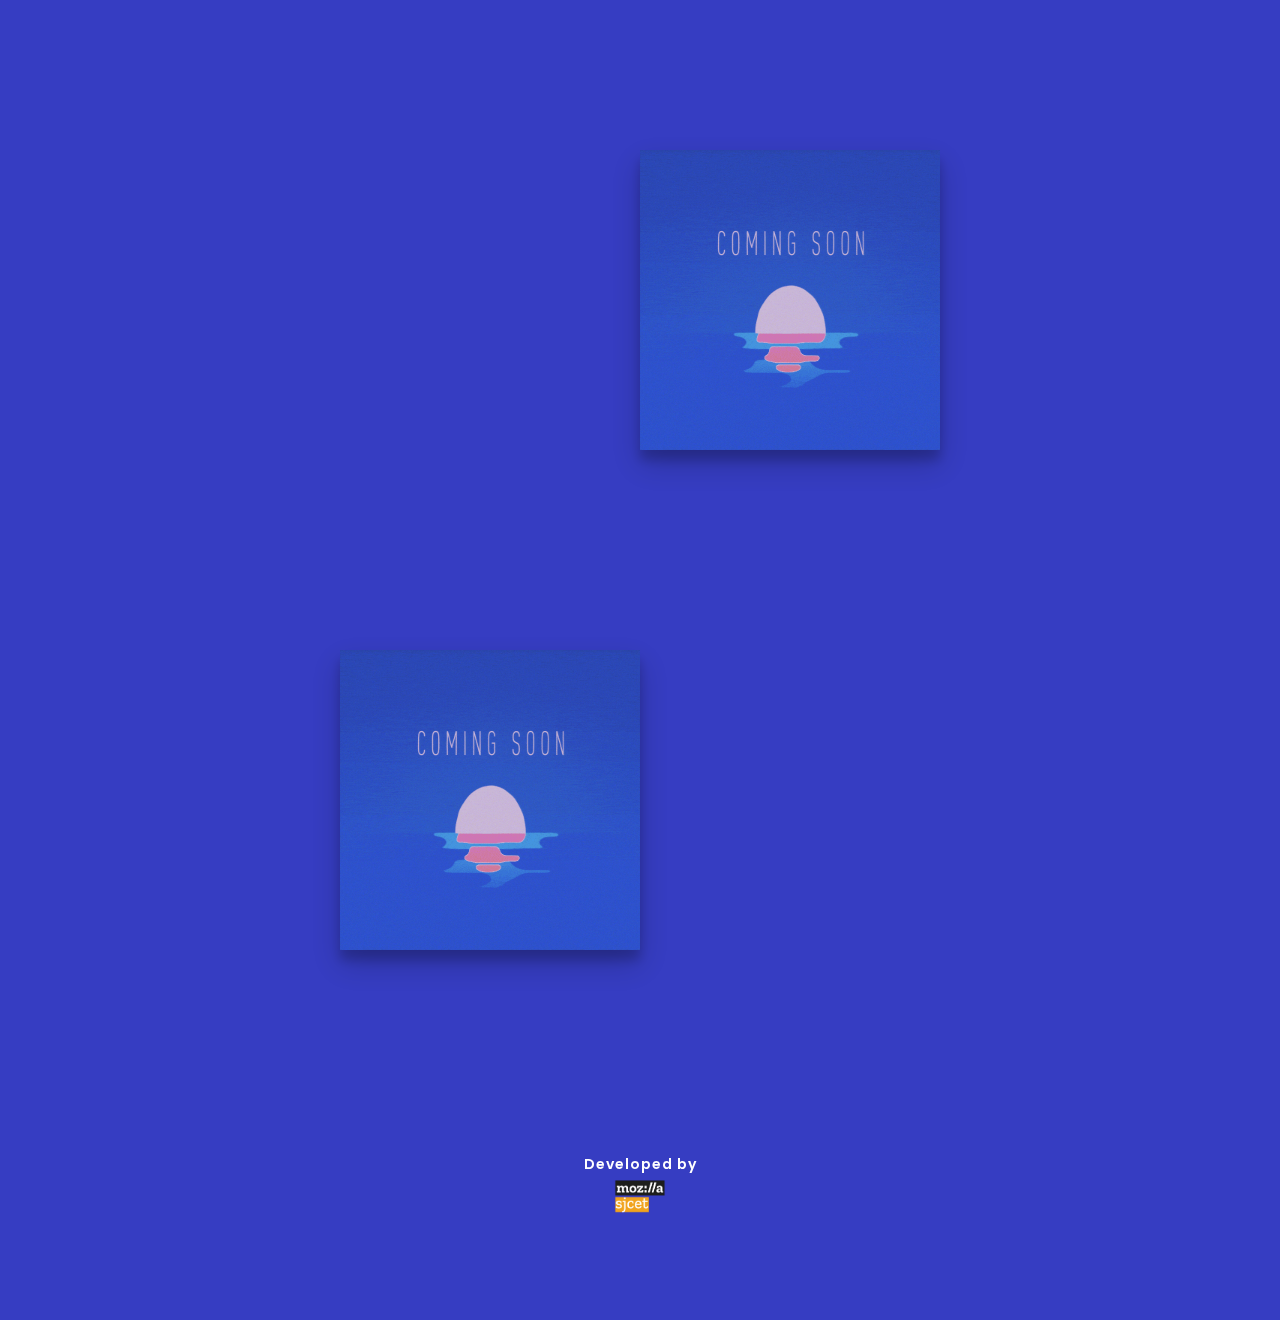
<file: events/societyevents.html>
<!DOCTYPE html>
<html lang="en" class="no-js">
<head>
	<!--Responsive meta-->
		<meta charset="UTF-8" />
		<meta http-equiv="X-UA-Compatible" content="IE=edge">
		<meta name="viewport" content="width=device-width, initial-scale=1">
		<meta name="theme-color" content="#363dc2">
		<meta name="msapplication-navbutton-color" content="#363dc2">
		<meta name="apple-mobile-web-app-status-bar-style" content="#363dc2">
		<title>ASTHRA 2019 | Future Kerala | The Annual Technical Fiesta | SJCET Palai | Society Events </title>
		  	<!--SEO Data-->
			  <meta name="description" content="Asthra is the annual technical fest of SJCET Palai." />
			  <meta name="keywords" content="Asthra, Asthra 2019, Asthra 2019, Asthra 19, Asthra 2K19,Asthar Sjcet, sjcet Asthra, Asthra SJCET, cultural fest SJCET, Asthra fest, SJCET, PALAI, KTU, KTU TECHFEST" />
			  <meta name="copyright" content="Asthra 2019"/>
			  <meta name="rating" content="General" />
			  <meta name="coverage" content="Worldwide" />
			  <meta name="creator" content="Asthra 2019" />
			  <meta itemprop="name" content="Asthra 2019"/>
			  <meta itemprop="keywords" content="Asthra, Asthra 2018, Asthra 2017, Asthra 2019, Asthra 19, Asthra SJCET Palai, Asthra SJCET, cultural fest SJCET, Asthra fest, SJCET, SJCET Palai, SJCET Asthra"/>
			  <link rel="icon" href="img/Asthra19-Icon.png">
		  <!--custom-->
	    <link rel="stylesheet" href="https://cdnjs.cloudflare.com/ajax/libs/font-awesome/4.7.0/css/font-awesome.min.css">
		<link href="https://fonts.googleapis.com/css?family=Poppins:400,500,600,700,800,900" rel="stylesheet">
		<link rel="stylesheet" type="text/css" href="css/normalize.css" />
		<link rel="stylesheet" type="text/css" href="css/demo.css" />
		<link rel="stylesheet" type="text/css" href="css/demo.min.css" />
		<link rel="stylesheet" href="css/normalize.min.css" />
		<link rel="stylesheet" href="css/animate.min.css" />

		<script>
			document.documentElement.className = 'js';
			var supportsCssVars = function() {
				var s = document.createElement('style'),
				support;

				s.innerHTML = "root: { --tmp-var: bold; }";
				document.head.appendChild(s);
				support = !!(window.CSS && window.CSS.supports && window.CSS.supports('font-weight', 'var(--tmp-var)'));
				s.parentNode.removeChild(s);
				return support;
			}
			if (!supportsCssVars()) alert('Please view this page in a modern browser that supports CSS Variables.')
		</script>
		<!-- Global site tag (gtag.js) - Google Analytics -->
		<script async src="https://www.googletagmanager.com/gtag/js?id=UA-133228764-1"></script>
		<script>
			window.dataLayer = window.dataLayer || [];
			function gtag(){dataLayer.push(arguments);}
			gtag('js', new Date());

			gtag('config', 'UA-133228764-1');
		</script>
	</head>
	<body class="loading">
		<svg class="hidden">
			<symbol id="shape-demo" viewBox="0 0 200 100">
				<title>shape demo</title>
				<path d="M 6.144,74.1 C 20.4,107.4 70.13,94.33 94.22,95.74 121.3,97.41 130.8,101.1 154.7,99.38 178.6,97.72 201.9,78.95 199.4,46.86 197.1,14.96 174.9,4.781 161.4,1.827 147.9,-1.128 119.8,8.284 105.6,8.766 85.34,9.449 81.91,7.628 51.08,2.334 17.26,-3.482 -8.105,40.84 6.144,74.1 Z" />
			</symbol>
		</svg>
		<main>
			<div class="morph-wrap">
				<svg class="morph" width="1400" height="770" viewBox="0 0 1400 770">
					<path d="M 262.9,252.2 C 210.1,338.2 212.6,487.6 288.8,553.9 372.2,626.5 511.2,517.8 620.3,536.3 750.6,558.4 860.3,723 987.3,686.5 1089,657.3 1168,534.7 1173,429.2 1178,313.7 1096,189.1 995.1,130.7 852.1,47.07 658.8,78.95 498.1,119.2 410.7,141.1 322.6,154.8 262.9,252.2 Z"/>
				</svg>
			</div>
			<div class="content content--fixed">
				<header class="codrops-header">
					<img src="img/logo.png" class="header-icon">
					<h1 class="codrops-header__title">Asthra 2019 Society Events</h1>

				</header>
				<nav class="demos">
					<a class="demo" href="../index.html"><svg class="decoshape"><use xlink:href="#shape-demo"></use></svg>Home</a>
					<a class="demo demo--current" href="#"><svg class="decoshape" preserveAspectRatio="none"><use xlink:href="#shape-demo"></use></svg>Societies</a>
					<a class="demo" href="index.html"><svg class="decoshape"><use xlink:href="#shape-demo"></use></svg>Other Events</a>
				</nav>
				<a class="pater" href="societyevents.html">
					<svg class="pater__deco" width="300" height="240" viewBox="0 0 1000 800">
						<path d="M27.4,171.8C73,42.9,128.6,1,128.6,1s0,0,0,0c58.5,0,368.3,0.3,873.2,0.8c38.5,211,42.1,373.5,38.9,476.7c-2.5,80.3-10.6,174.9-76.7,247.8c-15.1,16.6-37.4,41.2-72.8,53.9c-92.4,33.1-173-50.8-283.9-99.4c-224.3-98.4-334.9,51.4-472.2-45.6C-6.3,535.2-14.5,290.6,27.4,171.8z"/>
					</svg>
					<center><img class="pater__img" src="img/logo.png" alt="Asthra 2019 Logo" /></center>

				</a>

			</div>
			<div class="container">
			<div class="content-wrap">
					<a href="#0">
						<div class="content content--layout content--layout-1">
				<img class="content__img" src="img/coming soon.gif" alt="Society Events" />
					<!--<h3 class="content__title2">coming soon</h3>-->
					<!--<p class="content__author">Gregory Mourisha</p>-->
					<!--<p class="content__desc">IEEE Student Branch SJCET</p>-->
				<!--<a href="#" class="content__link"><font class="bg">Explore Events</font></a>-->
					</div>
				</a>
			</div>
			<!--DEMO04--
			<div id="animatedModal4">
					<div  id="btn-close-modal" class="close-animatedModal4">
					 <svg class="svg-icon" viewBox="0 0 20 20">
					 <path fill="none" d="M12.71,7.291c-0.15-0.15-0.393-0.15-0.542,0L10,9.458L7.833,7.291c-0.15-0.15-0.392-0.15-0.542,0c-0.149,0.149-0.149,0.392,0,0.541L9.458,10l-2.168,2.167c-0.149,0.15-0.149,0.393,0,0.542c0.15,0.149,0.392,0.149,0.542,0L10,10.542l2.168,2.167c0.149,0.149,0.392,0.149,0.542,0c0.148-0.149,0.148-0.392,0-0.542L10.542,10l2.168-2.168C12.858,7.683,12.858,7.44,12.71,7.291z M10,1.188c-4.867,0-8.812,3.946-8.812,8.812c0,4.867,3.945,8.812,8.812,8.812s8.812-3.945,8.812-8.812C18.812,5.133,14.867,1.188,10,1.188z M10,18.046c-4.444,0-8.046-3.603-8.046-8.046c0-4.444,3.603-8.046,8.046-8.046c4.443,0,8.046,3.602,8.046,8.046C18.046,14.443,14.443,18.046,10,18.046z"></path>
					 </svg>
					</div>

					<div class="modal-content">
							<h4>GENERAL EVENT #1</h4>
							<h1>Hackathon</h1>
							<p>Details will be updated soon. Stay Tuned!!!
							 </p>
							 <!--<h4>Date : February 07, 2019</h4>
							 <h4 class="c-header">CONTACT DETAILS</h4>
							 <h5 class="contact"><span>Full Name : +91 0000000000&emsp;<br class="hide-break">Full Name : +91 0000000000&emsp;</span></h5>
							 <h4 class="c-header">REGISTRATION DETAILS</h4>
							 <h5 class="contact"><span>Starts On : January 25, 2019&emsp;<br class="hide-break">Ends On : February 06, 2019&emsp;</span></h5>
							 <a href="#" class="fancy-button bg-gradient1"><span><i class="fa fa-ticket"></i> Register</span></a>--
							 <center><img src="img/smile2.svg" alt="SVG" style="height:170px;margin-top:100px;opacity:0.8"></center>
					</div>
			</div>-->

			<div class="content-wrap">
				<a href="#0">
				<div class="content content--layout content--layout-2">
					<img class="content__img" src="img/coming soon.gif" alt="Society Events" />
					<!--<h3 class="content__title2">coming soon</h3>-->
					<!--<p class="content__desc">Startup Bootcamp SJCET</p>-->
				</div>
			</a>
			</div>
			<!--DEMO04--
			<div id="animatedModal4">
					<div  id="btn-close-modal" class="close-animatedModal4">
					 <svg class="svg-icon" viewBox="0 0 20 20">
					 <path fill="none" d="M12.71,7.291c-0.15-0.15-0.393-0.15-0.542,0L10,9.458L7.833,7.291c-0.15-0.15-0.392-0.15-0.542,0c-0.149,0.149-0.149,0.392,0,0.541L9.458,10l-2.168,2.167c-0.149,0.15-0.149,0.393,0,0.542c0.15,0.149,0.392,0.149,0.542,0L10,10.542l2.168,2.167c0.149,0.149,0.392,0.149,0.542,0c0.148-0.149,0.148-0.392,0-0.542L10.542,10l2.168-2.168C12.858,7.683,12.858,7.44,12.71,7.291z M10,1.188c-4.867,0-8.812,3.946-8.812,8.812c0,4.867,3.945,8.812,8.812,8.812s8.812-3.945,8.812-8.812C18.812,5.133,14.867,1.188,10,1.188z M10,18.046c-4.444,0-8.046-3.603-8.046-8.046c0-4.444,3.603-8.046,8.046-8.046c4.443,0,8.046,3.602,8.046,8.046C18.046,14.443,14.443,18.046,10,18.046z"></path>
					 </svg>
					</div>

					<div class="modal-content">
							<h4>GENERAL EVENT #1</h4>
							<h1>Hackathon</h1>
							<p>Details will be updated soon. Stay Tuned!!!
							 </p>
							 <!--<h4>Date : February 07, 2019</h4>
							 <h4 class="c-header">CONTACT DETAILS</h4>
							 <h5 class="contact"><span>Full Name : +91 0000000000&emsp;<br class="hide-break">Full Name : +91 0000000000&emsp;</span></h5>
							 <h4 class="c-header">REGISTRATION DETAILS</h4>
							 <h5 class="contact"><span>Starts On : January 25, 2019&emsp;<br class="hide-break">Ends On : February 06, 2019&emsp;</span></h5>
							 <a href="#" class="fancy-button bg-gradient1"><span><i class="fa fa-ticket"></i> Register</span></a>--
							 <center><img src="img/smile2.svg" alt="SVG" style="height:170px;margin-top:100px;opacity:0.8"></center>
					</div>
			</div>-->

			<div class="content-wrap">
				<a href="#0">
				<div class="content content--layout content--layout-1">
					<img class="content__img" src="img/coming soon.gif" alt="Society Events" />
					<!--<h3 class="content__title2">coming soon</h3>-->
					<!--<p class="content__desc">NSS Unit SJCET</p>-->
				</div>
			</a>
			</div>
			<!--DEMO04--
			<div id="animatedModal4">
					<div  id="btn-close-modal" class="close-animatedModal4">
					 <svg class="svg-icon" viewBox="0 0 20 20">
					 <path fill="none" d="M12.71,7.291c-0.15-0.15-0.393-0.15-0.542,0L10,9.458L7.833,7.291c-0.15-0.15-0.392-0.15-0.542,0c-0.149,0.149-0.149,0.392,0,0.541L9.458,10l-2.168,2.167c-0.149,0.15-0.149,0.393,0,0.542c0.15,0.149,0.392,0.149,0.542,0L10,10.542l2.168,2.167c0.149,0.149,0.392,0.149,0.542,0c0.148-0.149,0.148-0.392,0-0.542L10.542,10l2.168-2.168C12.858,7.683,12.858,7.44,12.71,7.291z M10,1.188c-4.867,0-8.812,3.946-8.812,8.812c0,4.867,3.945,8.812,8.812,8.812s8.812-3.945,8.812-8.812C18.812,5.133,14.867,1.188,10,1.188z M10,18.046c-4.444,0-8.046-3.603-8.046-8.046c0-4.444,3.603-8.046,8.046-8.046c4.443,0,8.046,3.602,8.046,8.046C18.046,14.443,14.443,18.046,10,18.046z"></path>
					 </svg>
					</div>

					<div class="modal-content">
							<h4>GENERAL EVENT #1</h4>
							<h1>Hackathon</h1>
							<p>Details will be updated soon. Stay Tuned!!!
							 </p>
							 <!--<h4>Date : February 07, 2019</h4>
							 <h4 class="c-header">CONTACT DETAILS</h4>
							 <h5 class="contact"><span>Full Name : +91 0000000000&emsp;<br class="hide-break">Full Name : +91 0000000000&emsp;</span></h5>
							 <h4 class="c-header">REGISTRATION DETAILS</h4>
							 <h5 class="contact"><span>Starts On : January 25, 2019&emsp;<br class="hide-break">Ends On : February 06, 2019&emsp;</span></h5>
							 <a href="#" class="fancy-button bg-gradient1"><span><i class="fa fa-ticket"></i> Register</span></a>--
							 <center><img src="img/smile2.svg" alt="SVG" style="height:170px;margin-top:100px;opacity:0.8"></center>
					</div>
			</div>-->

			<div class="content-wrap">
				<a href="#0">
				<div class="content content--layout content--layout-2">
					<img class="content__img" src="img/coming soon.gif" alt="Society Events" />
					<!--<h3 class="content__title2">coming soon</h3>-->
					<!--<p class="content__desc">Spandanam Charitable Group SJCET</p>-->
				</div>
			</a>
			</div>
			<!--DEMO04--
			<div id="animatedModal4">
					<div  id="btn-close-modal" class="close-animatedModal4">
					 <svg class="svg-icon" viewBox="0 0 20 20">
					 <path fill="none" d="M12.71,7.291c-0.15-0.15-0.393-0.15-0.542,0L10,9.458L7.833,7.291c-0.15-0.15-0.392-0.15-0.542,0c-0.149,0.149-0.149,0.392,0,0.541L9.458,10l-2.168,2.167c-0.149,0.15-0.149,0.393,0,0.542c0.15,0.149,0.392,0.149,0.542,0L10,10.542l2.168,2.167c0.149,0.149,0.392,0.149,0.542,0c0.148-0.149,0.148-0.392,0-0.542L10.542,10l2.168-2.168C12.858,7.683,12.858,7.44,12.71,7.291z M10,1.188c-4.867,0-8.812,3.946-8.812,8.812c0,4.867,3.945,8.812,8.812,8.812s8.812-3.945,8.812-8.812C18.812,5.133,14.867,1.188,10,1.188z M10,18.046c-4.444,0-8.046-3.603-8.046-8.046c0-4.444,3.603-8.046,8.046-8.046c4.443,0,8.046,3.602,8.046,8.046C18.046,14.443,14.443,18.046,10,18.046z"></path>
					 </svg>
					</div>

					<div class="modal-content">
							<h4>GENERAL EVENT #1</h4>
							<h1>Hackathon</h1>
							<p>Details will be updated soon. Stay Tuned!!!
							 </p>
							 <!--<h4>Date : February 07, 2019</h4>
							 <h4 class="c-header">CONTACT DETAILS</h4>
							 <h5 class="contact"><span>Full Name : +91 0000000000&emsp;<br class="hide-break">Full Name : +91 0000000000&emsp;</span></h5>
							 <h4 class="c-header">REGISTRATION DETAILS</h4>
							 <h5 class="contact"><span>Starts On : January 25, 2019&emsp;<br class="hide-break">Ends On : February 06, 2019&emsp;</span></h5>
							 <a href="#" class="fancy-button bg-gradient1"><span><i class="fa fa-ticket"></i> Register</span></a>--
							 <center><img src="img/smile2.svg" alt="SVG" style="height:170px;margin-top:100px;opacity:0.8"></center>
					</div>
			</div>-->

			<div class="content-wrap">
				<a href="#0">
				<div class="content content--layout content--layout-1">
					<img class="content__img" src="img/coming soon.gif" alt="Society Events" />
					<!--<h3 class="content__title2">coming soon</h3>-->
					<!--<p class="content__desc">Encon Green Club</p>-->
				</div>
			</a>
			</div>
			<!--DEMO04--
			<div id="animatedModal4">
					<div  id="btn-close-modal" class="close-animatedModal4">
					 <svg class="svg-icon" viewBox="0 0 20 20">
					 <path fill="none" d="M12.71,7.291c-0.15-0.15-0.393-0.15-0.542,0L10,9.458L7.833,7.291c-0.15-0.15-0.392-0.15-0.542,0c-0.149,0.149-0.149,0.392,0,0.541L9.458,10l-2.168,2.167c-0.149,0.15-0.149,0.393,0,0.542c0.15,0.149,0.392,0.149,0.542,0L10,10.542l2.168,2.167c0.149,0.149,0.392,0.149,0.542,0c0.148-0.149,0.148-0.392,0-0.542L10.542,10l2.168-2.168C12.858,7.683,12.858,7.44,12.71,7.291z M10,1.188c-4.867,0-8.812,3.946-8.812,8.812c0,4.867,3.945,8.812,8.812,8.812s8.812-3.945,8.812-8.812C18.812,5.133,14.867,1.188,10,1.188z M10,18.046c-4.444,0-8.046-3.603-8.046-8.046c0-4.444,3.603-8.046,8.046-8.046c4.443,0,8.046,3.602,8.046,8.046C18.046,14.443,14.443,18.046,10,18.046z"></path>
					 </svg>
					</div>

					<div class="modal-content">
							<h4>GENERAL EVENT #1</h4>
							<h1>Hackathon</h1>
							<p>Details will be updated soon. Stay Tuned!!!
							 </p>
							 <!--<h4>Date : February 07, 2019</h4>
							 <h4 class="c-header">CONTACT DETAILS</h4>
							 <h5 class="contact"><span>Full Name : +91 0000000000&emsp;<br class="hide-break">Full Name : +91 0000000000&emsp;</span></h5>
							 <h4 class="c-header">REGISTRATION DETAILS</h4>
							 <h5 class="contact"><span>Starts On : January 25, 2019&emsp;<br class="hide-break">Ends On : February 06, 2019&emsp;</span></h5>
							 <a href="#" class="fancy-button bg-gradient1"><span><i class="fa fa-ticket"></i> Register</span></a>--
							 <center><img src="img/smile2.svg" alt="SVG" style="height:170px;margin-top:100px;opacity:0.8"></center>
					</div>
			</div>-->


		</div>

			<section class="content content--related">
				<center><div class="content__info footer">Developed by </div><a href="https://www.instagram.com/mozilla.sjcet/" target="_blank"><img src="img/Logo-MozillaSJCET.png" style="height:36px;" alt="Mozilla SJCET"></a></center>
			</section>
		</main>
		<script src="js/imagesloaded.pkgd.min.js"></script>
		<script src="js/anime.min.js"></script>
		<script src="js/scrollMonitor.js"></script>
		<script src="js/demo1.js"></script>
		<script src="js/jquery.min.js"></script>
		<script src="js/animatedModal.js"></script>

		<!--Initialize Modal Box-->
		<script>  $("#demo01").animatedModal();</script>
		<script>  $("#demo02").animatedModal();</script>
		<script>  $("#demo03").animatedModal();</script>
		<script>  $("#demo04").animatedModal();</script>
		<script>  $("#demo05").animatedModal();</script>
	</body>
</html>
</file>
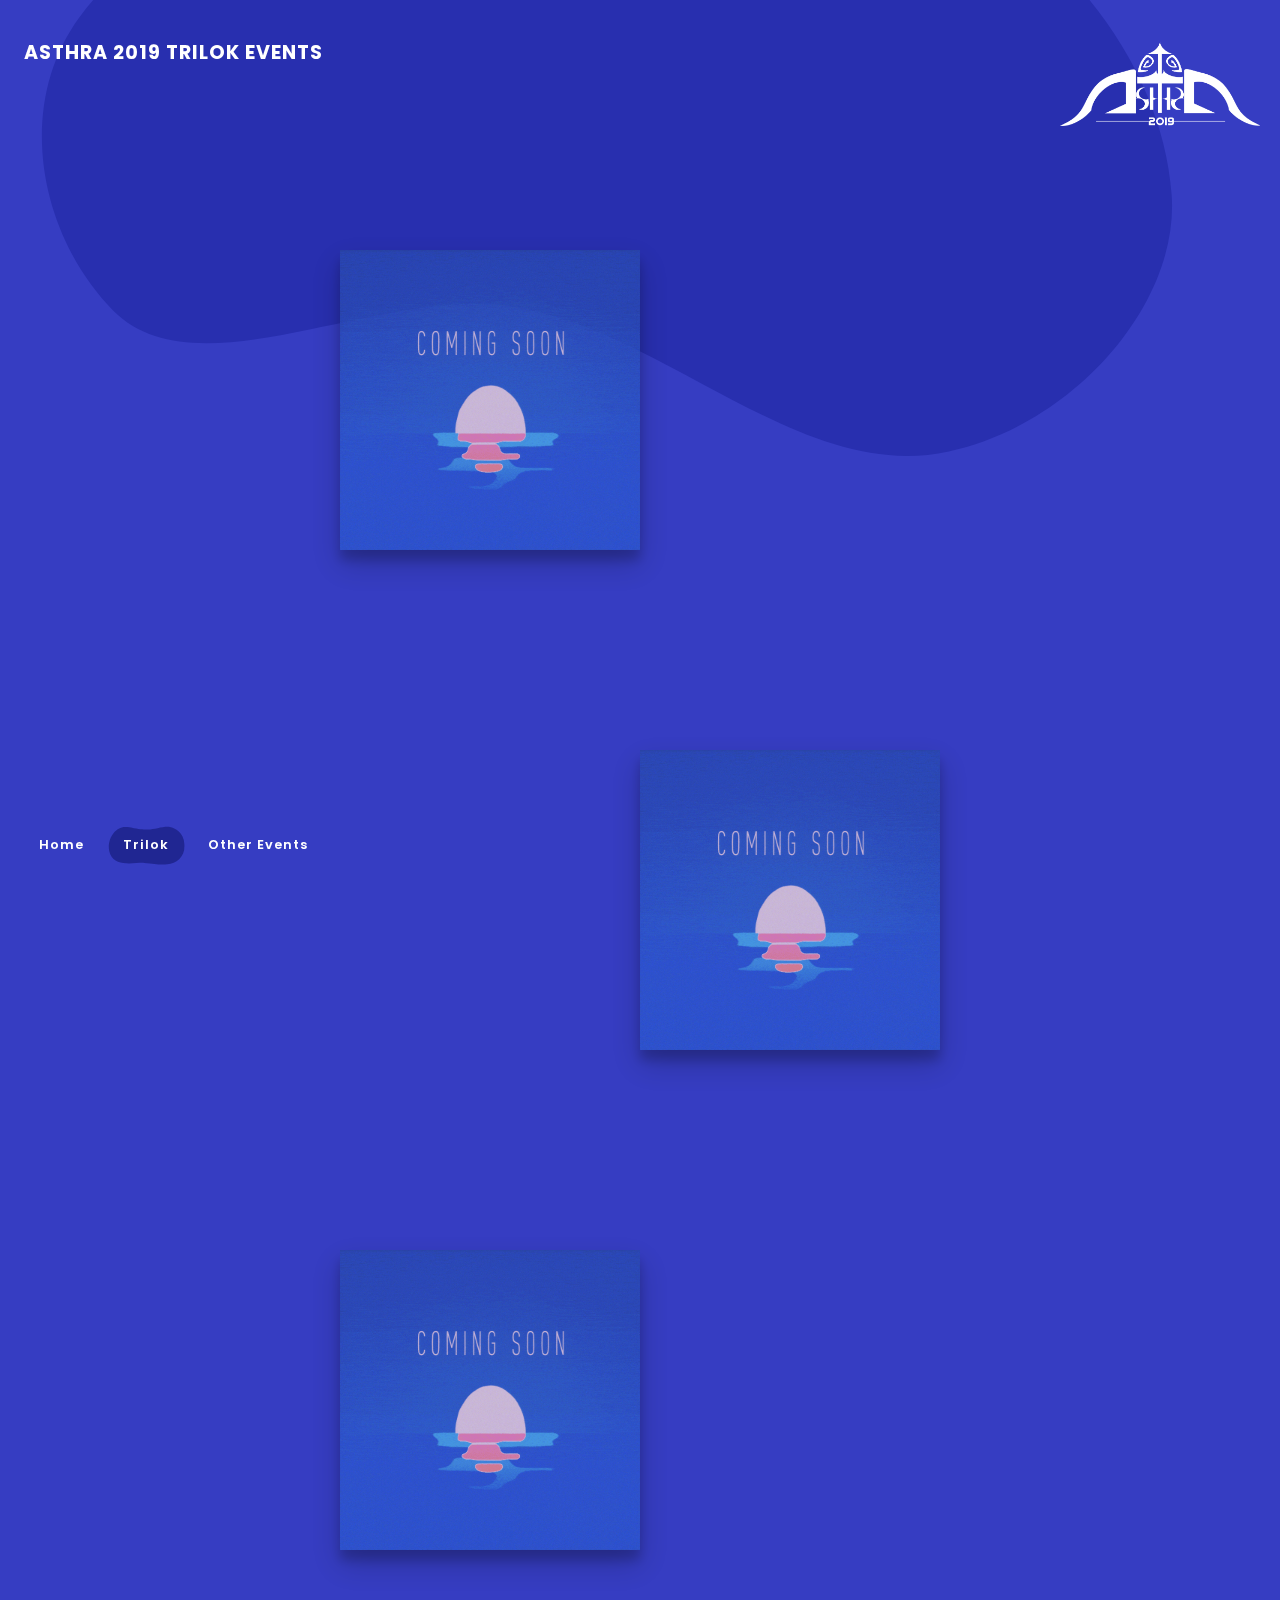
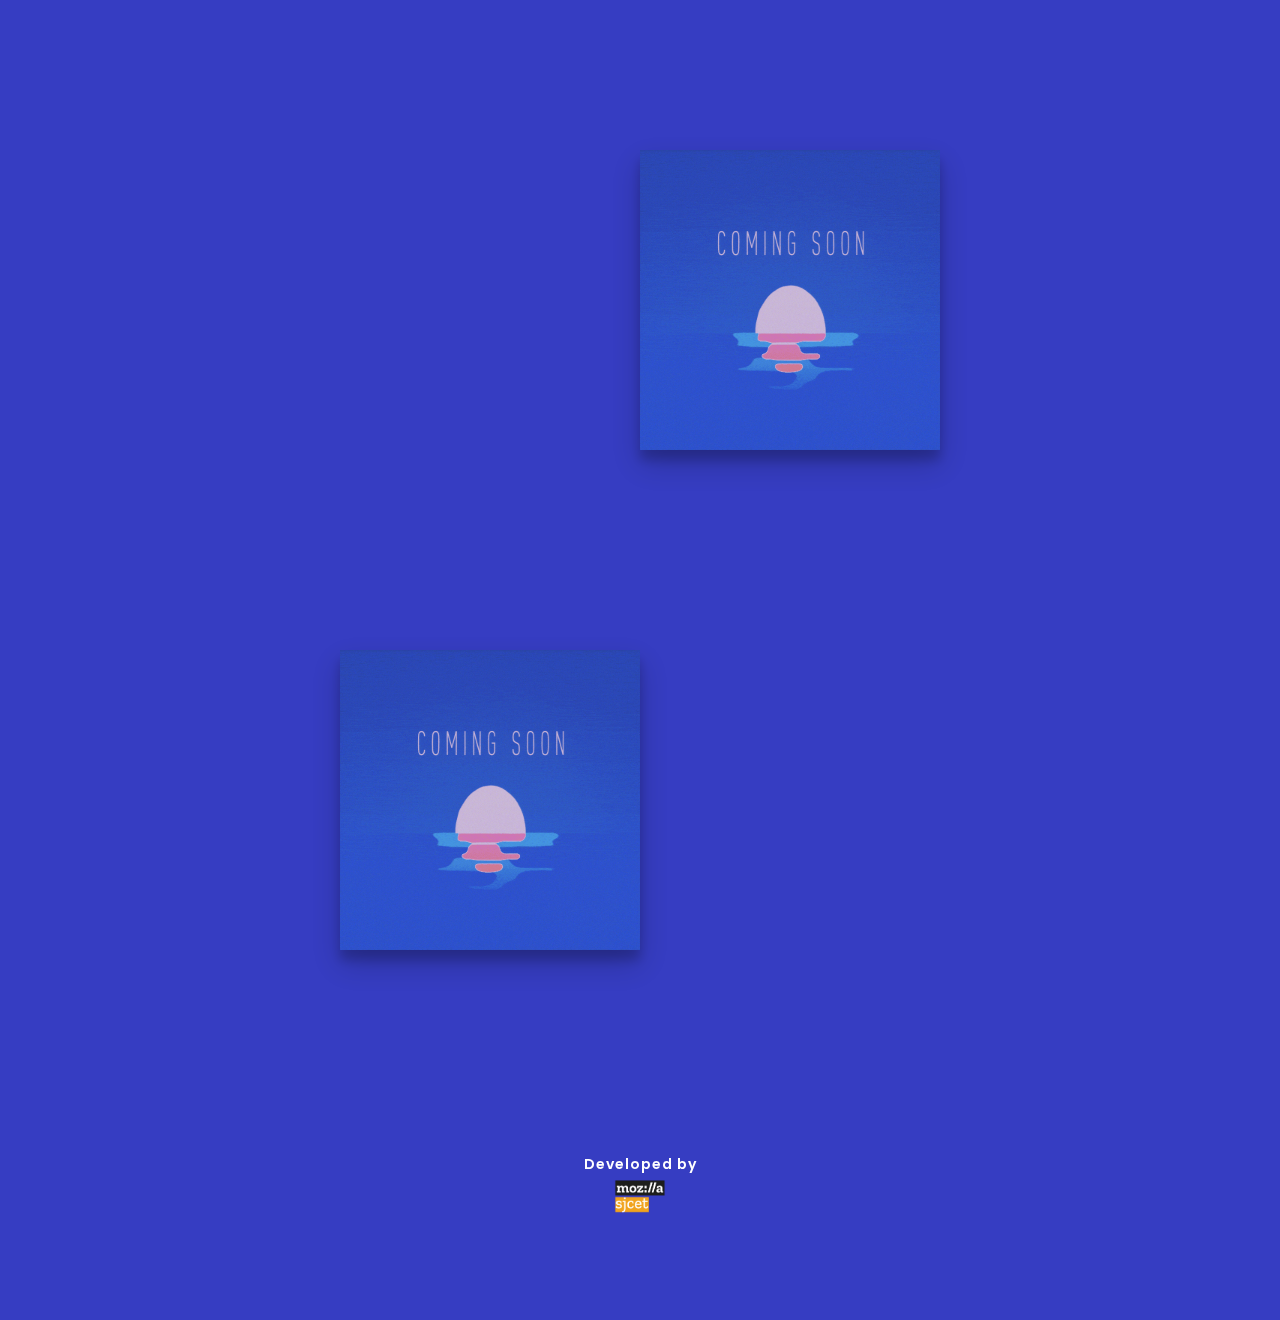
<file: events/trilok.html>
<!DOCTYPE html>
<html lang="en" class="no-js">
<head>
	<!--Responsive meta-->
		<meta charset="UTF-8" />
		<meta http-equiv="X-UA-Compatible" content="IE=edge">
		<meta name="viewport" content="width=device-width, initial-scale=1">
		<meta name="theme-color" content="#363dc2">
		<meta name="msapplication-navbutton-color" content="#363dc2">
		<meta name="apple-mobile-web-app-status-bar-style" content="#363dc2">
		<title>ASTHRA 2019 | Future Kerala | The Annual Technical Fiesta | SJCET Palai | Trilok Events | Department of MBA</title>
  	<!--SEO Data-->
	  <meta name="description" content="Asthra is the annual technical fest of SJCET Palai." />
	  <meta name="keywords" content="Asthra, Asthra 2019, Asthra 2019, Asthra 19, Asthra 2K19,Asthar Sjcet, sjcet Asthra, Asthra SJCET, cultural fest SJCET, Asthra fest, SJCET, PALAI, KTU, KTU TECHFEST" />
	  <meta name="copyright" content="Asthra 2019"/>
	  <meta name="rating" content="General" />
	  <meta name="coverage" content="Worldwide" />
	  <meta name="creator" content="Asthra 2019" />
	  <meta itemprop="name" content="Asthra 2019"/>
	  <meta itemprop="keywords" content="Asthra, Asthra 2018, Asthra 2017, Asthra 2019, Asthra 19, Asthra SJCET Palai, Asthra SJCET, cultural fest SJCET, Asthra fest, SJCET, SJCET Palai, SJCET Asthra"/>
	  <link rel="icon" href="img/Asthra19-Icon.png">
  <!--custom-->
  	    <link rel="stylesheet" href="https://cdnjs.cloudflare.com/ajax/libs/font-awesome/4.7.0/css/font-awesome.min.css">
		<link href="https://fonts.googleapis.com/css?family=Poppins:400,500,600,700,800,900" rel="stylesheet">
		<link rel="stylesheet" type="text/css" href="css/normalize.css" />
		<link rel="stylesheet" type="text/css" href="css/demo.css" />
		<link rel="stylesheet" type="text/css" href="css/demo.min.css" />
		<link rel="stylesheet" href="css/normalize.min.css" />
		<link rel="stylesheet" href="css/animate.min.css" />


		<script>
			document.documentElement.className = 'js';
			var supportsCssVars = function() {
				var s = document.createElement('style'),
				support;

				s.innerHTML = "root: { --tmp-var: bold; }";
				document.head.appendChild(s);
				support = !!(window.CSS && window.CSS.supports && window.CSS.supports('font-weight', 'var(--tmp-var)'));
				s.parentNode.removeChild(s);
				return support;
			}
			if (!supportsCssVars()) alert('Please view this page in a modern browser that supports CSS Variables.')
		</script>
		<!-- Global site tag (gtag.js) - Google Analytics -->
		<script async src="https://www.googletagmanager.com/gtag/js?id=UA-133228764-1"></script>
		<script>
			window.dataLayer = window.dataLayer || [];
			function gtag(){dataLayer.push(arguments);}
			gtag('js', new Date());

			gtag('config', 'UA-133228764-1');
		</script>
	</head>
	<body class="loading">
		<svg class="hidden">
			<symbol id="shape-demo" viewBox="0 0 200 100">
				<title>shape demo</title>
				<path d="M 6.144,74.1 C 20.4,107.4 70.13,94.33 94.22,95.74 121.3,97.41 130.8,101.1 154.7,99.38 178.6,97.72 201.9,78.95 199.4,46.86 197.1,14.96 174.9,4.781 161.4,1.827 147.9,-1.128 119.8,8.284 105.6,8.766 85.34,9.449 81.91,7.628 51.08,2.334 17.26,-3.482 -8.105,40.84 6.144,74.1 Z" />
			</symbol>
		</svg>
		<main>
			<div class="morph-wrap">
				<svg class="morph" width="1400" height="770" viewBox="0 0 1400 770">
					<path d="M 262.9,252.2 C 210.1,338.2 212.6,487.6 288.8,553.9 372.2,626.5 511.2,517.8 620.3,536.3 750.6,558.4 860.3,723 987.3,686.5 1089,657.3 1168,534.7 1173,429.2 1178,313.7 1096,189.1 995.1,130.7 852.1,47.07 658.8,78.95 498.1,119.2 410.7,141.1 322.6,154.8 262.9,252.2 Z"/>
				</svg>
			</div>
			<div class="content content--fixed">
				<header class="codrops-header">
					<img src="img/logo.png" class="header-icon">
					<h1 class="codrops-header__title">Asthra 2019 Trilok Events</h1>

				</header>
				<nav class="demos">
					<a class="demo" href="../index.html"><svg class="decoshape"><use xlink:href="#shape-demo"></use></svg>Home</a>
					<a class="demo demo--current" href="#"><svg class="decoshape" preserveAspectRatio="none"><use xlink:href="#shape-demo"></use></svg>Trilok</a>
					<a class="demo" href="#menu" id="menubox"><svg class="decoshape"><use xlink:href="#shape-demo"></use></svg>Other Events</a>
				</nav>
				<a class="pater" href="trilok.html">
					<svg class="pater__deco" width="300" height="240" viewBox="0 0 1000 800">
						<path d="M27.4,171.8C73,42.9,128.6,1,128.6,1s0,0,0,0c58.5,0,368.3,0.3,873.2,0.8c38.5,211,42.1,373.5,38.9,476.7c-2.5,80.3-10.6,174.9-76.7,247.8c-15.1,16.6-37.4,41.2-72.8,53.9c-92.4,33.1-173-50.8-283.9-99.4c-224.3-98.4-334.9,51.4-472.2-45.6C-6.3,535.2-14.5,290.6,27.4,171.8z"/>
					</svg>
					<center><img class="pater__img" src="img/logo.png" alt="Asthra 2019 Logo" /></center>
				</a>

			</div>
			<div class="container">
			<div class="content-wrap">
					<a href="#0">
						<div class="content content--layout content--layout-1">
				<img class="content__img" src="img/coming soon.gif" alt="Trilok Events" />
				<!--<h3 class="content__title2">coming soon</h3>-->
					</div>
				</a>
			</div>
			<!--DEMO05--
			<div id="animatedModal5">
					<div  id="btn-close-modal" class="close-animatedModal5">
					 <svg class="svg-icon" viewBox="0 0 20 20">
					 <path fill="none" d="M12.71,7.291c-0.15-0.15-0.393-0.15-0.542,0L10,9.458L7.833,7.291c-0.15-0.15-0.392-0.15-0.542,0c-0.149,0.149-0.149,0.392,0,0.541L9.458,10l-2.168,2.167c-0.149,0.15-0.149,0.393,0,0.542c0.15,0.149,0.392,0.149,0.542,0L10,10.542l2.168,2.167c0.149,0.149,0.392,0.149,0.542,0c0.148-0.149,0.148-0.392,0-0.542L10.542,10l2.168-2.168C12.858,7.683,12.858,7.44,12.71,7.291z M10,1.188c-4.867,0-8.812,3.946-8.812,8.812c0,4.867,3.945,8.812,8.812,8.812s8.812-3.945,8.812-8.812C18.812,5.133,14.867,1.188,10,1.188z M10,18.046c-4.444,0-8.046-3.603-8.046-8.046c0-4.444,3.603-8.046,8.046-8.046c4.443,0,8.046,3.602,8.046,8.046C18.046,14.443,14.443,18.046,10,18.046z"></path>
					 </svg>
					</div>

					<div class="modal-content">
							<h4>GENERAL EVENT #1</h4>
							<h1>Hackathon</h1>
							<p>Details will be updated soon. Stay Tuned!!!
							 </p>
							 <!--<h4>Date : February 07, 2019</h4>
							 <h4 class="c-header">CONTACT DETAILS</h4>
							 <h5 class="contact"><span>Full Name : +91 0000000000&emsp;<br class="hide-break">Full Name : +91 0000000000&emsp;</span></h5>
							 <h4 class="c-header">REGISTRATION DETAILS</h4>
							 <h5 class="contact"><span>Starts On : January 25, 2019&emsp;<br class="hide-break">Ends On : February 06, 2019&emsp;</span></h5>
							 <a href="#" class="fancy-button bg-gradient1"><span><i class="fa fa-ticket"></i> Register</span></a>--
							 <center><img src="img/smile2.svg" alt="SVG" style="height:170px;margin-top:100px;opacity:0.8"></center>
					</div>
			</div>-->

			<div class="content-wrap">
				<a href="#0">
				<div class="content content--layout content--layout-2">
					<img class="content__img" src="img/coming soon.gif" alt="Trilok Events" />
					<!--<h3 class="content__title2">coming soon</h3>-->
				</div>
			</a>
			</div>
			<!--DEMO05--
			<div id="animatedModal5">
					<div  id="btn-close-modal" class="close-animatedModal5">
					 <svg class="svg-icon" viewBox="0 0 20 20">
					 <path fill="none" d="M12.71,7.291c-0.15-0.15-0.393-0.15-0.542,0L10,9.458L7.833,7.291c-0.15-0.15-0.392-0.15-0.542,0c-0.149,0.149-0.149,0.392,0,0.541L9.458,10l-2.168,2.167c-0.149,0.15-0.149,0.393,0,0.542c0.15,0.149,0.392,0.149,0.542,0L10,10.542l2.168,2.167c0.149,0.149,0.392,0.149,0.542,0c0.148-0.149,0.148-0.392,0-0.542L10.542,10l2.168-2.168C12.858,7.683,12.858,7.44,12.71,7.291z M10,1.188c-4.867,0-8.812,3.946-8.812,8.812c0,4.867,3.945,8.812,8.812,8.812s8.812-3.945,8.812-8.812C18.812,5.133,14.867,1.188,10,1.188z M10,18.046c-4.444,0-8.046-3.603-8.046-8.046c0-4.444,3.603-8.046,8.046-8.046c4.443,0,8.046,3.602,8.046,8.046C18.046,14.443,14.443,18.046,10,18.046z"></path>
					 </svg>
					</div>

					<div class="modal-content">
							<h4>GENERAL EVENT #1</h4>
							<h1>Hackathon</h1>
							<p>Details will be updated soon. Stay Tuned!!!
							 </p>
							 <!--<h4>Date : February 07, 2019</h4>
							 <h4 class="c-header">CONTACT DETAILS</h4>
							 <h5 class="contact"><span>Full Name : +91 0000000000&emsp;<br class="hide-break">Full Name : +91 0000000000&emsp;</span></h5>
							 <h4 class="c-header">REGISTRATION DETAILS</h4>
							 <h5 class="contact"><span>Starts On : January 25, 2019&emsp;<br class="hide-break">Ends On : February 06, 2019&emsp;</span></h5>
							 <a href="#" class="fancy-button bg-gradient1"><span><i class="fa fa-ticket"></i> Register</span></a>--
							 <center><img src="img/smile2.svg" alt="SVG" style="height:170px;margin-top:100px;opacity:0.8"></center>
					</div>
			</div>-->

			<div class="content-wrap">
				<a href="#0">
				<div class="content content--layout content--layout-1">
					<img class="content__img" src="img/coming soon.gif" alt="Trilok Events" />
					<!--<h3 class="content__title2">coming soon</h3>-->
				</div>
			</a>
			</div>
			<!--DEMO05--
			<div id="animatedModal5">
					<div  id="btn-close-modal" class="close-animatedModal5">
					 <svg class="svg-icon" viewBox="0 0 20 20">
					 <path fill="none" d="M12.71,7.291c-0.15-0.15-0.393-0.15-0.542,0L10,9.458L7.833,7.291c-0.15-0.15-0.392-0.15-0.542,0c-0.149,0.149-0.149,0.392,0,0.541L9.458,10l-2.168,2.167c-0.149,0.15-0.149,0.393,0,0.542c0.15,0.149,0.392,0.149,0.542,0L10,10.542l2.168,2.167c0.149,0.149,0.392,0.149,0.542,0c0.148-0.149,0.148-0.392,0-0.542L10.542,10l2.168-2.168C12.858,7.683,12.858,7.44,12.71,7.291z M10,1.188c-4.867,0-8.812,3.946-8.812,8.812c0,4.867,3.945,8.812,8.812,8.812s8.812-3.945,8.812-8.812C18.812,5.133,14.867,1.188,10,1.188z M10,18.046c-4.444,0-8.046-3.603-8.046-8.046c0-4.444,3.603-8.046,8.046-8.046c4.443,0,8.046,3.602,8.046,8.046C18.046,14.443,14.443,18.046,10,18.046z"></path>
					 </svg>
					</div>

					<div class="modal-content">
							<h4>GENERAL EVENT #1</h4>
							<h1>Hackathon</h1>
							<p>Details will be updated soon. Stay Tuned!!!
							 </p>
							 <!--<h4>Date : February 07, 2019</h4>
							 <h4 class="c-header">CONTACT DETAILS</h4>
							 <h5 class="contact"><span>Full Name : +91 0000000000&emsp;<br class="hide-break">Full Name : +91 0000000000&emsp;</span></h5>
							 <h4 class="c-header">REGISTRATION DETAILS</h4>
							 <h5 class="contact"><span>Starts On : January 25, 2019&emsp;<br class="hide-break">Ends On : February 06, 2019&emsp;</span></h5>
							 <a href="#" class="fancy-button bg-gradient1"><span><i class="fa fa-ticket"></i> Register</span></a>--
							 <center><img src="img/smile2.svg" alt="SVG" style="height:170px;margin-top:100px;opacity:0.8"></center>
					</div>
			</div>-->

			<div class="content-wrap">
				<a href="#0">
				<div class="content content--layout content--layout-2">
					<img class="content__img" src="img/coming soon.gif" alt="Trilok Events" />
					<!--<h3 class="content__title2">coming soon</h3>-->
				</div>
			</a>
			</div>
			<!--DEMO05--
			<div id="animatedModal5">
					<div  id="btn-close-modal" class="close-animatedModal5">
					 <svg class="svg-icon" viewBox="0 0 20 20">
					 <path fill="none" d="M12.71,7.291c-0.15-0.15-0.393-0.15-0.542,0L10,9.458L7.833,7.291c-0.15-0.15-0.392-0.15-0.542,0c-0.149,0.149-0.149,0.392,0,0.541L9.458,10l-2.168,2.167c-0.149,0.15-0.149,0.393,0,0.542c0.15,0.149,0.392,0.149,0.542,0L10,10.542l2.168,2.167c0.149,0.149,0.392,0.149,0.542,0c0.148-0.149,0.148-0.392,0-0.542L10.542,10l2.168-2.168C12.858,7.683,12.858,7.44,12.71,7.291z M10,1.188c-4.867,0-8.812,3.946-8.812,8.812c0,4.867,3.945,8.812,8.812,8.812s8.812-3.945,8.812-8.812C18.812,5.133,14.867,1.188,10,1.188z M10,18.046c-4.444,0-8.046-3.603-8.046-8.046c0-4.444,3.603-8.046,8.046-8.046c4.443,0,8.046,3.602,8.046,8.046C18.046,14.443,14.443,18.046,10,18.046z"></path>
					 </svg>
					</div>

					<div class="modal-content">
							<h4>GENERAL EVENT #1</h4>
							<h1>Hackathon</h1>
							<p>Details will be updated soon. Stay Tuned!!!
							 </p>
							 <!--<h4>Date : February 07, 2019</h4>
							 <h4 class="c-header">CONTACT DETAILS</h4>
							 <h5 class="contact"><span>Full Name : +91 0000000000&emsp;<br class="hide-break">Full Name : +91 0000000000&emsp;</span></h5>
							 <h4 class="c-header">REGISTRATION DETAILS</h4>
							 <h5 class="contact"><span>Starts On : January 25, 2019&emsp;<br class="hide-break">Ends On : February 06, 2019&emsp;</span></h5>
							 <a href="#" class="fancy-button bg-gradient1"><span><i class="fa fa-ticket"></i> Register</span></a>--
							 <center><img src="img/smile2.svg" alt="SVG" style="height:170px;margin-top:100px;opacity:0.8"></center>
					</div>
			</div>-->

			<div class="content-wrap">
				<a href="#0">
				<div class="content content--layout content--layout-1">
					<img class="content__img" src="img/coming soon.gif" alt="Trilok Events" />
					<!--<h3 class="content__title2">coming soon</h3>-->
				</div>
			</a>
			</div>
			<!--DEMO05--
			<div id="animatedModal5">
					<div  id="btn-close-modal" class="close-animatedModal5">
					 <svg class="svg-icon" viewBox="0 0 20 20">
					 <path fill="none" d="M12.71,7.291c-0.15-0.15-0.393-0.15-0.542,0L10,9.458L7.833,7.291c-0.15-0.15-0.392-0.15-0.542,0c-0.149,0.149-0.149,0.392,0,0.541L9.458,10l-2.168,2.167c-0.149,0.15-0.149,0.393,0,0.542c0.15,0.149,0.392,0.149,0.542,0L10,10.542l2.168,2.167c0.149,0.149,0.392,0.149,0.542,0c0.148-0.149,0.148-0.392,0-0.542L10.542,10l2.168-2.168C12.858,7.683,12.858,7.44,12.71,7.291z M10,1.188c-4.867,0-8.812,3.946-8.812,8.812c0,4.867,3.945,8.812,8.812,8.812s8.812-3.945,8.812-8.812C18.812,5.133,14.867,1.188,10,1.188z M10,18.046c-4.444,0-8.046-3.603-8.046-8.046c0-4.444,3.603-8.046,8.046-8.046c4.443,0,8.046,3.602,8.046,8.046C18.046,14.443,14.443,18.046,10,18.046z"></path>
					 </svg>
					</div>

					<div class="modal-content">
							<h4>GENERAL EVENT #1</h4>
							<h1>Hackathon</h1>
							<p>Details will be updated soon. Stay Tuned!!!
							 </p>
							 <!--<h4>Date : February 07, 2019</h4>
							 <h4 class="c-header">CONTACT DETAILS</h4>
							 <h5 class="contact"><span>Full Name : +91 0000000000&emsp;<br class="hide-break">Full Name : +91 0000000000&emsp;</span></h5>
							 <h4 class="c-header">REGISTRATION DETAILS</h4>
							 <h5 class="contact"><span>Starts On : January 25, 2019&emsp;<br class="hide-break">Ends On : February 06, 2019&emsp;</span></h5>
							 <a href="#" class="fancy-button bg-gradient1"><span><i class="fa fa-ticket"></i> Register</span></a>--
							 <center><img src="img/smile2.svg" alt="SVG" style="height:170px;margin-top:100px;opacity:0.8"></center>
					</div>
			</div>-->

		</div>

			<section class="content content--related">
				<center><div class="content__info footer">Developed by </div><a href="https://www.instagram.com/mozilla.sjcet/" target="_blank"><img src="img/Logo-MozillaSJCET.png" style="height:36px;" alt="Mozilla SJCET"></a></center>
			</section>
		</main>

		<div id="menu">
	 <div  id="btn-close-modal" class="close-menu menu-button">
		<svg class="svg-icon" viewBox="0 0 20 20">
		<path fill="none" d="M12.71,7.291c-0.15-0.15-0.393-0.15-0.542,0L10,9.458L7.833,7.291c-0.15-0.15-0.392-0.15-0.542,0c-0.149,0.149-0.149,0.392,0,0.541L9.458,10l-2.168,2.167c-0.149,0.15-0.149,0.393,0,0.542c0.15,0.149,0.392,0.149,0.542,0L10,10.542l2.168,2.167c0.149,0.149,0.392,0.149,0.542,0c0.148-0.149,0.148-0.392,0-0.542L10.542,10l2.168-2.168C12.858,7.683,12.858,7.44,12.71,7.291z M10,1.188c-4.867,0-8.812,3.946-8.812,8.812c0,4.867,3.945,8.812,8.812,8.812s8.812-3.945,8.812-8.812C18.812,5.133,14.867,1.188,10,1.188z M10,18.046c-4.444,0-8.046-3.603-8.046-8.046c0-4.444,3.603-8.046,8.046-8.046c4.443,0,8.046,3.602,8.046,8.046C18.046,14.443,14.443,18.046,10,18.046z"></path>
		</svg>
	 </div>
	 <div class="modal-content">
		 <div class="nav">
		 <a href="workshops.html">Workshops</a><br>
		 <a href="generalevents.html">General Events</a><br>
		 <a href="fenstra.html">Fenstra</a><br>
		 <a href="radiance.html">Radiance</a><br>
		 <a href="mechaura.html">Mechaura</a><br>
		 <a href="emerge.html">Emerge</a><br>
		 <a href="frequency.html">Frequency</a><br>
		 <a href="yanthrika.html">Yanthrika</a><br>
		 <a href="coztruzione.html">Coztruzione</a><br>
		 <a href="groundevents.html">Ground Events</a><br>
	 	<a href="onlineevents.html">Online Events</a><br>
	 </div>
	</div>
	</div>

		<script src="js/imagesloaded.pkgd.min.js"></script>
		<script src="js/anime.min.js"></script>
		<script src="js/scrollMonitor.js"></script>
		<script src="js/demo1.js"></script>
		<script src="js/jquery.min.js"></script>
		<script src="js/animatedModal.js"></script>

		<!--Initialize Modal Box-->
		<script>  $("#demo01").animatedModal();</script>
		<script>  $("#demo02").animatedModal();</script>
		<script>  $("#demo03").animatedModal();</script>
		<script>  $("#demo04").animatedModal();</script>
		<script>  $("#demo05").animatedModal();</script>
		<script>  $("#menubox").animatedModal();</script>

	</body>
</html>
</file>
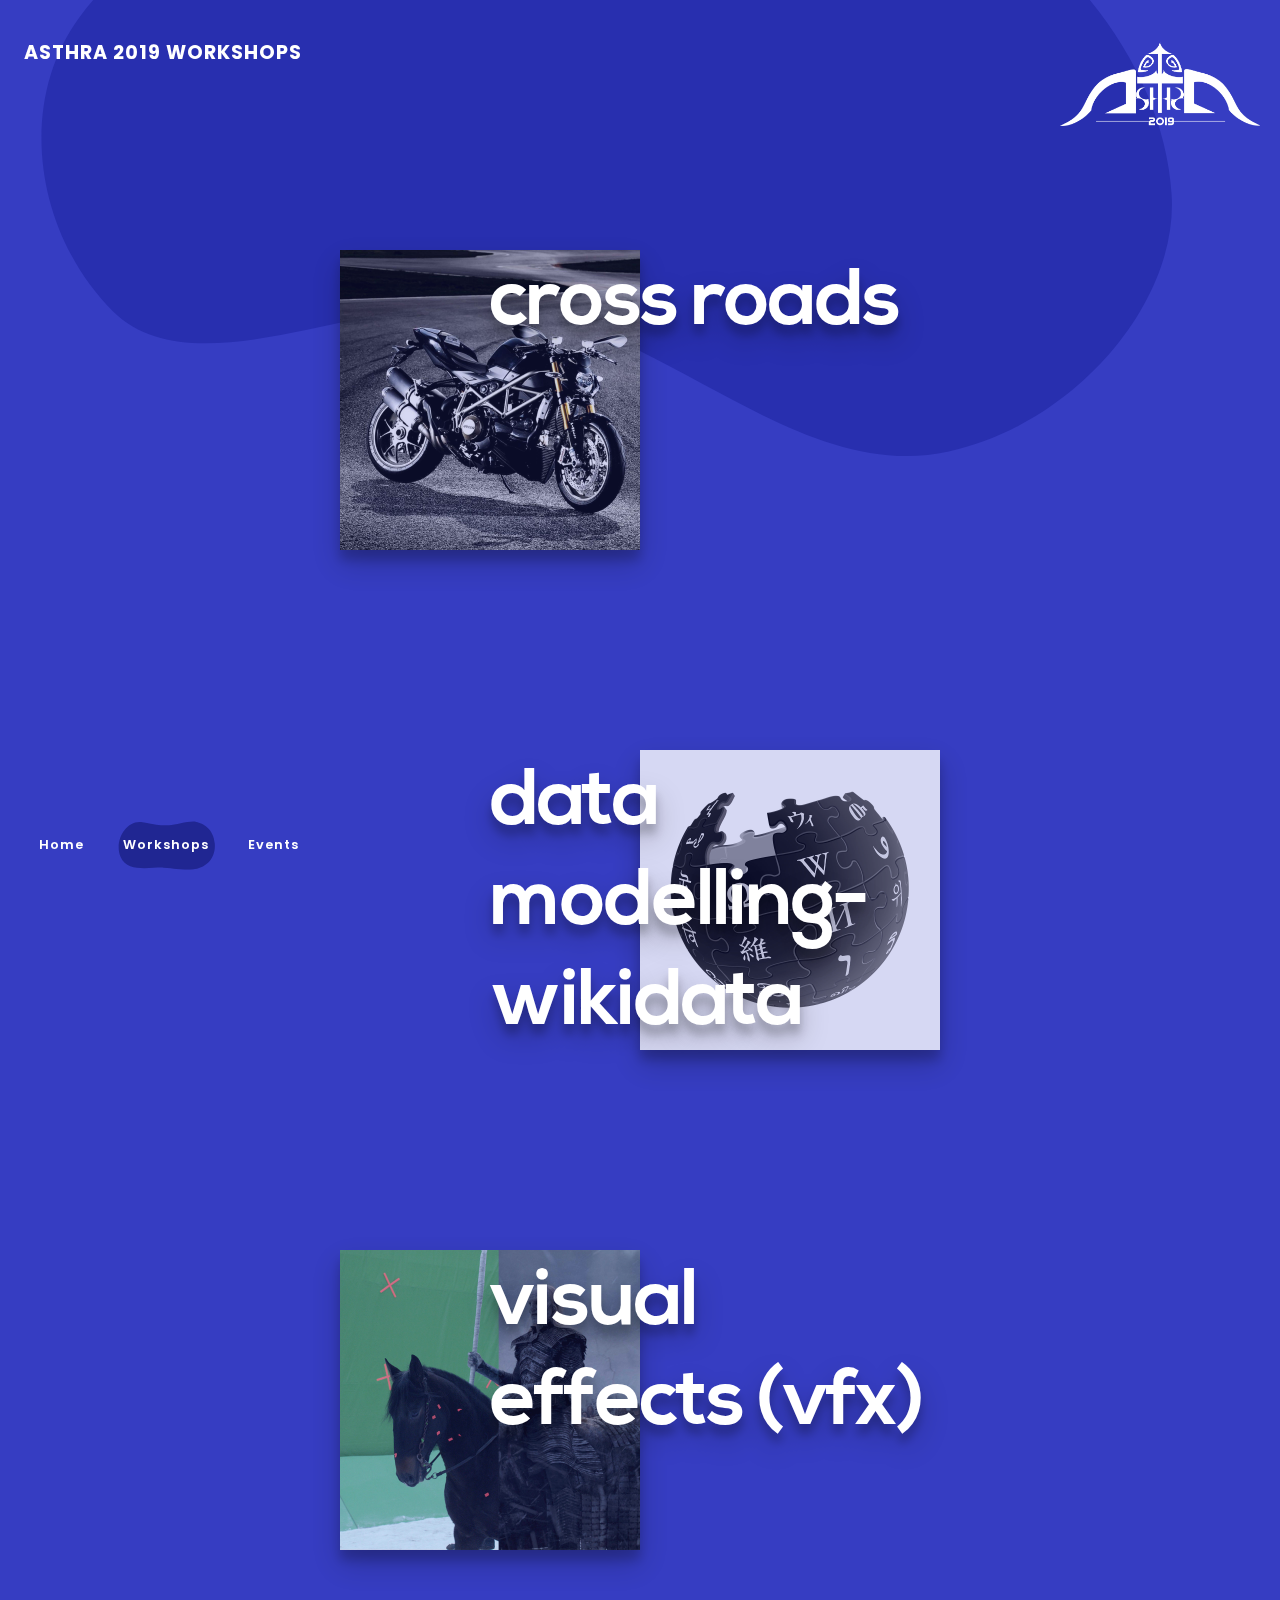
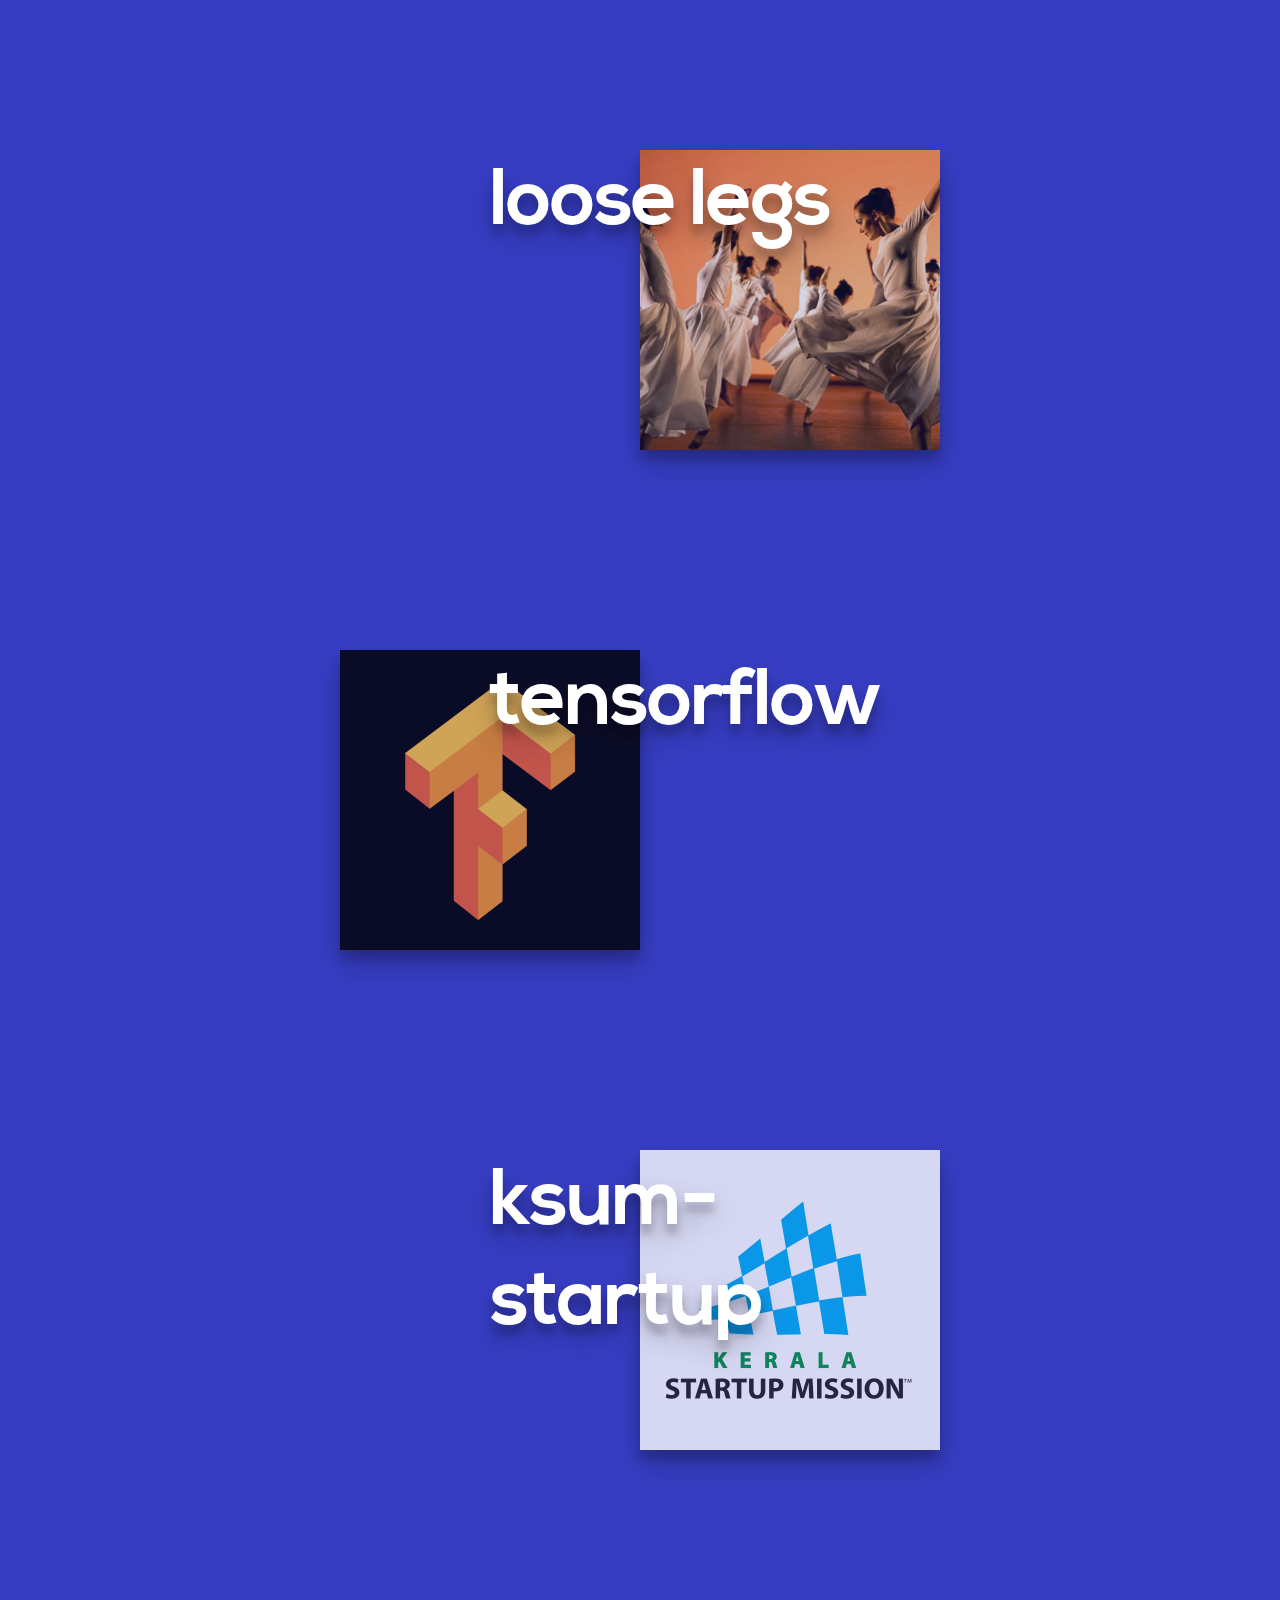
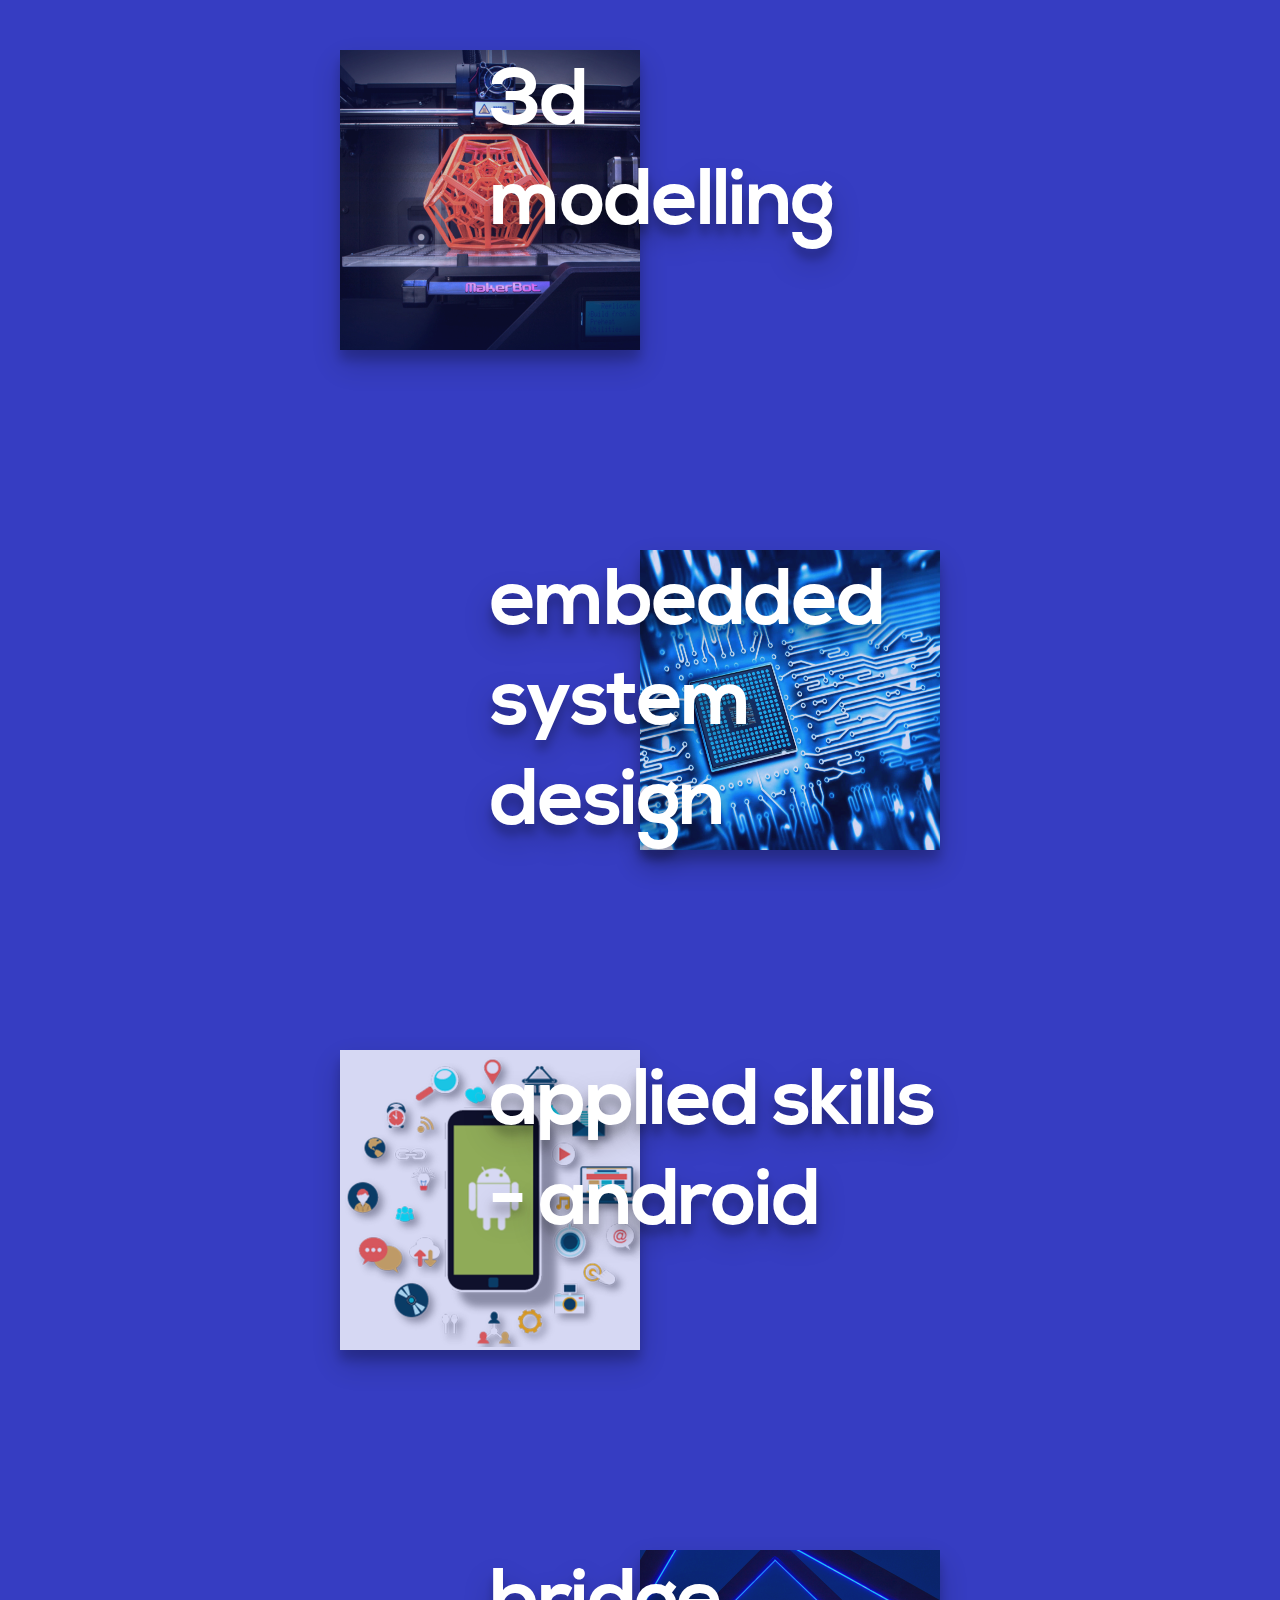
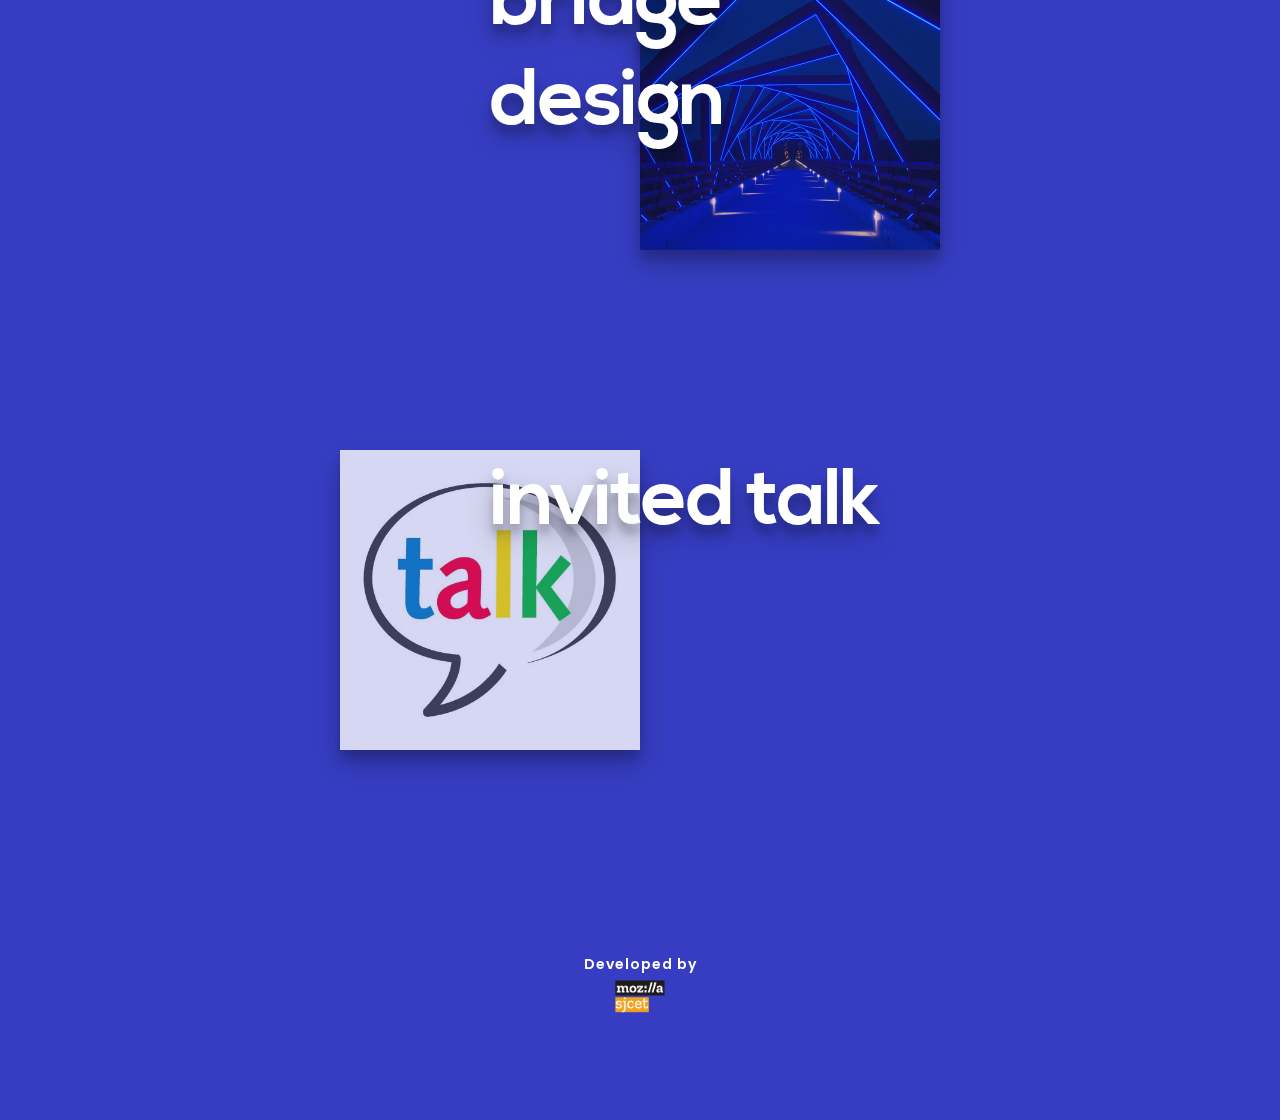
<file: events/workshops.html>
<!DOCTYPE html>
<html lang="en" class="no-js">
<head>
	<!--Responsive meta-->
		<meta charset="UTF-8" />
		<meta http-equiv="X-UA-Compatible" content="IE=edge">
		<meta name="viewport" content="width=device-width, initial-scale=1">
		<meta name="theme-color" content="#363dc2">
		<meta name="msapplication-navbutton-color" content="#363dc2">
		<meta name="apple-mobile-web-app-status-bar-style" content="#363dc2">
		<title>ASTHRA 2019 | Future Kerala | The Annual Technical Fiesta | SJCET Palai | Workshops</title>
  	<!--SEO Data-->
	  <meta name="description" content="Asthra is the annual technical fest of SJCET Palai." />
	  <meta name="keywords" content="Asthra, Asthra 2019, Asthra 2019, Asthra 19, Asthra 2K19,Asthar Sjcet, sjcet Asthra, Asthra SJCET, cultural fest SJCET, Asthra fest, SJCET, PALAI, KTU, KTU TECHFEST" />
	  <meta name="copyright" content="Asthra 2019"/>
	  <meta name="rating" content="General" />
	  <meta name="coverage" content="Worldwide" />
	  <meta name="creator" content="Asthra 2019" />
	  <meta itemprop="name" content="Asthra 2019"/>
	  <meta itemprop="keywords" content="Asthra, Asthra 2018, Asthra 2017, Asthra 2019, Asthra 19, Asthra SJCET Palai, Asthra SJCET, cultural fest SJCET, Asthra fest, SJCET, SJCET Palai, SJCET Asthra"/>
	  <link rel="icon" href="img/Asthra19-Icon.png">
  <!--custom-->
	  <link rel="stylesheet" href="https://cdnjs.cloudflare.com/ajax/libs/font-awesome/4.7.0/css/font-awesome.min.css">
		<link href="https://fonts.googleapis.com/css?family=Poppins:400,500,600,700,800,900" rel="stylesheet">
		<link rel="stylesheet" type="text/css" href="css/normalize.css" />
		<link rel="stylesheet" type="text/css" href="css/demo.css" />
		<link rel="stylesheet" type="text/css" href="css/demo.min.css" />
		<link rel="stylesheet" href="css/normalize.min.css" />
		<link rel="stylesheet" href="css/animate.min.css" />

		<script>
			document.documentElement.className = 'js';
			var supportsCssVars = function() {
				var s = document.createElement('style'),
				support;

				s.innerHTML = "root: { --tmp-var: bold; }";
				document.head.appendChild(s);
				support = !!(window.CSS && window.CSS.supports && window.CSS.supports('font-weight', 'var(--tmp-var)'));
				s.parentNode.removeChild(s);
				return support;
			}
			if (!supportsCssVars()) alert('Please view this page in a modern browser that supports CSS Variables.')
		</script>
		<!-- Global site tag (gtag.js) - Google Analytics -->
		<script async src="https://www.googletagmanager.com/gtag/js?id=UA-133228764-1"></script>
		<script>
			window.dataLayer = window.dataLayer || [];
			function gtag(){dataLayer.push(arguments);}
			gtag('js', new Date());

			gtag('config', 'UA-133228764-1');
		</script>
	</head>
	<body class="loading">
		<svg class="hidden">
			<symbol id="shape-demo" viewBox="0 0 200 100">
				<title>shape demo</title>
				<path d="M 6.144,74.1 C 20.4,107.4 70.13,94.33 94.22,95.74 121.3,97.41 130.8,101.1 154.7,99.38 178.6,97.72 201.9,78.95 199.4,46.86 197.1,14.96 174.9,4.781 161.4,1.827 147.9,-1.128 119.8,8.284 105.6,8.766 85.34,9.449 81.91,7.628 51.08,2.334 17.26,-3.482 -8.105,40.84 6.144,74.1 Z" />
			</symbol>
		</svg>
		<main>
			<div class="morph-wrap">
				<svg class="morph" width="1400" height="770" viewBox="0 0 1400 770">
					<path d="M 262.9,252.2 C 210.1,338.2 212.6,487.6 288.8,553.9 372.2,626.5 511.2,517.8 620.3,536.3 750.6,558.4 860.3,723 987.3,686.5 1089,657.3 1168,534.7 1173,429.2 1178,313.7 1096,189.1 995.1,130.7 852.1,47.07 658.8,78.95 498.1,119.2 410.7,141.1 322.6,154.8 262.9,252.2 Z"/>
				</svg>
			</div>
			<div class="content content--fixed">
				<header class="codrops-header">
				 <img src="img/logo.png" class="header-icon">
					<h1 class="codrops-header__title">Asthra 2019 Workshops</h1>

				</header>
				<nav class="demos">
					<a class="demo" href="../index.html"><svg class="decoshape"><use xlink:href="#shape-demo"></use></svg>Home</a>
					<a class="demo demo--current" href="#"><svg class="decoshape" preserveAspectRatio="none"><use xlink:href="#shape-demo"></use></svg>Workshops</a>
					<a class="demo" href="#menu" id="menubox"><svg class="decoshape"><use xlink:href="#shape-demo"></use></svg>Events</a>
					<!--<a class="demo" href="index3.html"><svg class="decoshape"><use xlink:href="#shape-demo"></use></svg>Society Events</a>-->
				</nav>
				<a class="pater" href="workshops.html">
					<svg class="pater__deco" width="300" height="240" viewBox="0 0 1000 800">
						<path d="M27.4,171.8C73,42.9,128.6,1,128.6,1s0,0,0,0c58.5,0,368.3,0.3,873.2,0.8c38.5,211,42.1,373.5,38.9,476.7c-2.5,80.3-10.6,174.9-76.7,247.8c-15.1,16.6-37.4,41.2-72.8,53.9c-92.4,33.1-173-50.8-283.9-99.4c-224.3-98.4-334.9,51.4-472.2-45.6C-6.3,535.2-14.5,290.6,27.4,171.8z"/>
					</svg>
					<center><img class="pater__img" src="img/logo.png" alt="Asthra 2019 Logo" /></center>

				</a>

			</div>
			<div class="container">

				<!--WORKSHOP 2 Starts HERE-->

				<div class="content-wrap">
					<a  id="demo05" href="#animatedModal5">
						<div class="content content--layout content--layout-1" >
							<img class="content__img" src="img/workshops/ducati.jpg" alt="Asthra Workshops" />
							<h3 class="content__title2">cross roads</h3>
						</div>
					</a>
				</div>

				<!--DEMO05-->
				<div id="animatedModal5">
						<!--THIS IS IMPORTANT! to close the modal, the class name has to match the name given on the ID -->
						<div  id="btn-close-modal" class="close-animatedModal5">
							<svg class="svg-icon" viewBox="0 0 20 20">
							<path fill="none" d="M12.71,7.291c-0.15-0.15-0.393-0.15-0.542,0L10,9.458L7.833,7.291c-0.15-0.15-0.392-0.15-0.542,0c-0.149,0.149-0.149,0.392,0,0.541L9.458,10l-2.168,2.167c-0.149,0.15-0.149,0.393,0,0.542c0.15,0.149,0.392,0.149,0.542,0L10,10.542l2.168,2.167c0.149,0.149,0.392,0.149,0.542,0c0.148-0.149,0.148-0.392,0-0.542L10.542,10l2.168-2.168C12.858,7.683,12.858,7.44,12.71,7.291z M10,1.188c-4.867,0-8.812,3.946-8.812,8.812c0,4.867,3.945,8.812,8.812,8.812s8.812-3.945,8.812-8.812C18.812,5.133,14.867,1.188,10,1.188z M10,18.046c-4.444,0-8.046-3.603-8.046-8.046c0-4.444,3.603-8.046,8.046-8.046c4.443,0,8.046,3.602,8.046,8.046C18.046,14.443,14.443,18.046,10,18.046z"></path>
							</svg>
						</div>

						<div class="modal-content">
							<h4>WORKSHOP #1</h4>
							<h1>Cross Roads-Ducati Jawa</h1>
							<br>
							<h3 class="reg">Registration Fee : <i class="fa fa-inr" aria-hidden="true"></i>450&emsp;<br class="hide-break">Date: 8.02.2019</h3>

							<p>
								Attention bike lovers, Asthra 2K19 brings to you a one-day workshop featuring two of the most exotic bike brands in the world.
								<br>
								Brace yourself, the Italian pioneers in speed racing is coming all the way to SJCET to showcase their flagship bikes- The Monster and Multistrada in association with EVM Autokraft Cochin to exhibit Ducati’s proprietary engineering marvel THE DVT® Technology along with static run to illustrate the performance parameters of the Italian speedster.
								<br>
								<br>
								Time travel to JAWA era as we bring you a collection of JAWA bikes in association with Trivandrum Jawa Yezdi Motor club from the year 1960 to 1996. This session will also include simple bike hacks and road safety class by Mr. Sreejith K S.	
							
							</p>	
								<h4 class="c-header">CONTACT DETAILS</h4>
								<h5 class="contact"><span>Abhinav Binulal: <a href="tel:+91 9048194479">+91 9048194479</a>&emsp;<br class="hide-break">Harishankar: <a href="tel:+91 9633380133 ">+91 9633380133 </a>&emsp;</span></h5>
								<a href="https://www.townscript.com/e/crossroads-044243" target="_blank" class="fancy-button bg-gradient1"><span><i class="fa fa-ticket"></i> Register</span></a>
							</div>
				</div>
				<!--WORKSHOP 2 Ends HERE-->

				<!--WORKSHOP 2 Starts HERE-->

							<div class="content-wrap">
								<a id="demo06" href="#animatedModal6">
									<div class="content content--layout content--layout-2" >
										<img class="content__img" src="img/workshops/wikihow.jpg" alt="Asthra Workshops" />
										<h3 class="content__title2">data modelling-wikidata</h3>
									</div>
								</a>
							</div>

							<!--DEMO06-->
							<div id="animatedModal6">
									<!--THIS IS IMPORTANT! to close the modal, the class name has to match the name given on the ID -->
									<div  id="btn-close-modal" class="close-animatedModal6">
										<svg class="svg-icon" viewBox="0 0 20 20">
										<path fill="none" d="M12.71,7.291c-0.15-0.15-0.393-0.15-0.542,0L10,9.458L7.833,7.291c-0.15-0.15-0.392-0.15-0.542,0c-0.149,0.149-0.149,0.392,0,0.541L9.458,10l-2.168,2.167c-0.149,0.15-0.149,0.393,0,0.542c0.15,0.149,0.392,0.149,0.542,0L10,10.542l2.168,2.167c0.149,0.149,0.392,0.149,0.542,0c0.148-0.149,0.148-0.392,0-0.542L10.542,10l2.168-2.168C12.858,7.683,12.858,7.44,12.71,7.291z M10,1.188c-4.867,0-8.812,3.946-8.812,8.812c0,4.867,3.945,8.812,8.812,8.812s8.812-3.945,8.812-8.812C18.812,5.133,14.867,1.188,10,1.188z M10,18.046c-4.444,0-8.046-3.603-8.046-8.046c0-4.444,3.603-8.046,8.046-8.046c4.443,0,8.046,3.602,8.046,8.046C18.046,14.443,14.443,18.046,10,18.046z"></path>
										</svg>
									</div>

									<div class="modal-content">
										<h4>WORKSHOP #2</h4>
										<h1>Data Modelling using Wikidata - Wikipedia</h1>
										<br>
										<h3 class="reg">Registration Fee : FREE&emsp;<br class="hide-break">Date: 7.02.2019</h3>

																<p>
																		
																		Adoption of machine learning and artificial intelligence is critical for success in the era of rapid digital transformation, it’s even more important how institutions make structure data for driving insights. Nowadays all kind of industry is driven by data. Some 80% of all digital data is unstructured, Kesher said during a keynote at the AI Summit in San Francisco. The vast majority of data representing the digital universe, however, is and will remain unstructured. And although unstructured documents are widely used as key inputs and “systems” for core business activities. Structured, organized data is critical for accurate and dynamic adjustment of outputs in continuously changing environments. Unstructured data is, more or less, useless to analyse the current situation and make critical decisions. Data modelling is required to make structured data from unstructured data. Wikidata is the ultimate data modelling platform to make structured data for any kind of data. Wikidata is flexible enough to model various kinds of data sets using collaborative inputs. Through this introductory talk/workshop, I would like to introduce the process of data modelling for various kinds of items using Wikidata. Also how to get the structured data output from Wikidata using its Query service and APIs.</p>																		<br>
																		<h3>Outline</h3>
																		
																		<i class="fa fa-caret-right"></i>Structured Data
																			<br>
																			<i class="fa fa-caret-right"></i>	Open Data and Closed Data
																			<br>
																			<i class="fa fa-caret-right"></i>	Data modelling for Meaning full output
																			<br>
																			<i class="fa fa-caret-right"></i>	Wiki as in General
																			<br>
																			<i class="fa fa-caret-right"></i>	Wikidata
																			<br>
																			<i class="fa fa-caret-right"></i>	Components of Wikidata
																			<br>
																			<i class="fa fa-caret-right"></i>	Data model in Wikidata
																			<br>
																			<i class="fa fa-caret-right"></i>	How to model data using Wikidata
																			<br>
																			<i class="fa fa-caret-right"></i>	How to get Data from Wikidata
																			<br>
																			<i class="fa fa-caret-right"></i>	SPARQL Query service
																			<br>
																			<i class="fa fa-caret-right"></i>	Tools associated with Wikidata
																			<br>
																			<i class="fa fa-caret-right"></i>Projects built upon Wikidata
																		
																		<br>
																	<br>
																		Speaker bio
																		<br>
																		Ranjith Siji is one of the Bureaucrats in Malayalam Wikipedia, Member of IndicTechcom, CEO of Alphafork Technologies and a frequent speaker at Wikimedia events in Kerala. For the past ten years, Ranjith is contributing to Wikimedia projects mainly Wikipedia. Ranjith is one of the organizer of first India level Label-a-thon on Wikidata. He started editing Wikidata from its early years.
																	</p>
																	<br>
																	<p>
																		<i class="fa fa-caret-right"></i>Please note : Free workshop attendees must register with Rs.100 as part of Asthra 2019 registration at the entrance<br>
																		<i class="fa fa-caret-right"></i>All attendees must bring laptop, as the workshop will be a practical hands on session
																	</p>
																	<h4 class="c-header">CONTACT DETAILS</h4>
																	<h5 class="contact"><span> Alex K Joseph : <a href="tel:+91 9446203466">+91 9446203466 </a>&emsp;<br class="hide-break">Chrissie Aldo: <a href="tel:+91 9061126524 ">+91 9061126524 </a>&emsp;</span></h5>
																	<a href="https://www.townscript.com/e/structured-data-modeling-for-ai-using-wikidata-021203" target="_blank" class="fancy-button bg-gradient1"><span><i class="fa fa-ticket"></i> Register</span></a>

																</div>
							</div>
							<!--WORKSHOP 2 Ends HERE-->

							<!--WORKSHOP 3 Starts HERE-->

										<div class="content-wrap">
											<a  id="demo08" href="#animatedModal8">
												<div class="content content--layout content--layout-1" >
													<img class="content__img" src="img/workshops/vfx.jpg" alt="Asthra Workshops" />
													<h3 class="content__title2">visual effects (VFX)</h3>
												</div>
											</a>
										</div>

										<!--DEMO08-->
										<div id="animatedModal8">
												<!--THIS IS IMPORTANT! to close the modal, the class name has to match the name given on the ID -->
												<div  id="btn-close-modal" class="close-animatedModal8">
													<svg class="svg-icon" viewBox="0 0 20 20">
													<path fill="none" d="M12.71,7.291c-0.15-0.15-0.393-0.15-0.542,0L10,9.458L7.833,7.291c-0.15-0.15-0.392-0.15-0.542,0c-0.149,0.149-0.149,0.392,0,0.541L9.458,10l-2.168,2.167c-0.149,0.15-0.149,0.393,0,0.542c0.15,0.149,0.392,0.149,0.542,0L10,10.542l2.168,2.167c0.149,0.149,0.392,0.149,0.542,0c0.148-0.149,0.148-0.392,0-0.542L10.542,10l2.168-2.168C12.858,7.683,12.858,7.44,12.71,7.291z M10,1.188c-4.867,0-8.812,3.946-8.812,8.812c0,4.867,3.945,8.812,8.812,8.812s8.812-3.945,8.812-8.812C18.812,5.133,14.867,1.188,10,1.188z M10,18.046c-4.444,0-8.046-3.603-8.046-8.046c0-4.444,3.603-8.046,8.046-8.046c4.443,0,8.046,3.602,8.046,8.046C18.046,14.443,14.443,18.046,10,18.046z"></path>
													</svg>
												</div>

												<div class="modal-content">
													<h4>WORKSHOP #3</h4>
													<h1>Visual Effects (VFX) - MAAC,Kottayam.</h1>
													<h3 class="reg">Registration Fee : <i class="fa fa-inr" aria-hidden="true"></i>600&emsp;<br class="hide-break">Date: 7.02.2019</h3>

													<p>
															Attention friends, Asthra 2k19 brings to you a one day special workshop on a Visual Effect
															<br><br>
															Visual Effect as a technology for visual simulation of reality and it’s influence to the representation Of a contemporary Hollywood cinematography. It focus mainly on the exploration of narrative forms and style through the comparison of film theory research during classical and post-classical film era.
															<br><br>
															Topics: Aftereffects basic tools, Green screen Removing & keying, Rotoscoping.</p>
							
														<h4 class="c-header">CONTACT DETAILS</h4>
														<h5 class="contact"><span>Abhijith Ravindran : <a href="tel:+91 9496158140 ">+91 9496158140 </a></span></h5>
														<a href="https://www.townscript.com/e/vfx-workshop-121011" target="_blank" class="fancy-button bg-gradient1"><span><i class="fa fa-ticket"></i> Register</span></a>

													</div>
										</div>

										<!--WORKSHOP 3 Ends HERE-->

										<!--WORKSHOP 4 Starts HERE-->


													<div class="content-wrap">
														<a  id="demo07" href="#animatedModal7">
															<div class="content content--layout content--layout-2" >
																<img class="content__img" src="img/workshops/looselegs.jpg" alt="Asthra Workshops" />
																<h3 class="content__title2">loose legs</h3>
															</div>
														</a>
													</div>

													<!--DEMO07-->
													<div id="animatedModal7">
															<!--THIS IS IMPORTANT! to close the modal, the class name has to match the name given on the ID -->
															<div  id="btn-close-modal" class="close-animatedModal7">
																<svg class="svg-icon" viewBox="0 0 20 20">
																<path fill="none" d="M12.71,7.291c-0.15-0.15-0.393-0.15-0.542,0L10,9.458L7.833,7.291c-0.15-0.15-0.392-0.15-0.542,0c-0.149,0.149-0.149,0.392,0,0.541L9.458,10l-2.168,2.167c-0.149,0.15-0.149,0.393,0,0.542c0.15,0.149,0.392,0.149,0.542,0L10,10.542l2.168,2.167c0.149,0.149,0.392,0.149,0.542,0c0.148-0.149,0.148-0.392,0-0.542L10.542,10l2.168-2.168C12.858,7.683,12.858,7.44,12.71,7.291z M10,1.188c-4.867,0-8.812,3.946-8.812,8.812c0,4.867,3.945,8.812,8.812,8.812s8.812-3.945,8.812-8.812C18.812,5.133,14.867,1.188,10,1.188z M10,18.046c-4.444,0-8.046-3.603-8.046-8.046c0-4.444,3.603-8.046,8.046-8.046c4.443,0,8.046,3.602,8.046,8.046C18.046,14.443,14.443,18.046,10,18.046z"></path>
																</svg>
															</div>

															<div class="modal-content">
																<h4>WORKSHOP #4</h4>

																<h1>Loose Legs - Grooves Ltd.</h1>
																<h3 class="reg">Registration Fee : <i class="fa fa-inr" aria-hidden="true"></i>600&emsp;<br class="hide-break">Date: 8.02.2019</h3>

																<p>This workshop is already pre inquired and a lot of participants from south India have shown their interest.
																This workshop will be conducted by two engineers who have travelled to France after their graduation
																and studied different historical art forms from around the globe. They have invented and contributed a
																lot to the modern Indian lifestyle.
																</p>

																<h4 class="c-header">CONTACT DETAILS</h4>
																<h5 class="contact"><span>Ajith Shaji : <a href="tel:+91 7907146028">+91 7907146028 </a>&emsp;<br class="hide-break"> Emil Philip : <a href="tel:+91 9496035628">+91  9496035628	 </a>&emsp;</span></h5>	
																<a href="https://goo.gl/forms/MR2HFsrypJONz18h2" target="_blank" class="fancy-button bg-gradient1"><span><i class="fa fa-ticket"></i> Register</span></a>

															</div>
													</div>

													<!--WORKSHOP 4 Ends HERE-->

													<!--WORKSHOP 5 Starts HERE-->

				<div class="content-wrap">
					<a id="demo01" href="#animatedModal1">
						<div class="content content--layout content--layout-1" >
							<img class="content__img" src="img/workshops/Tensorflow.jpg" alt="Asthra Workshops" />
							<h3 class="content__title2">Tensorflow</h3>
						</div>
				  </a>
			 </div>
			 <!--DEMO01-->
			 <div id="animatedModal1">
					 <div  id="btn-close-modal" class="close-animatedModal1">
						<svg class="svg-icon" viewBox="0 0 20 20">
						<path fill="none" d="M12.71,7.291c-0.15-0.15-0.393-0.15-0.542,0L10,9.458L7.833,7.291c-0.15-0.15-0.392-0.15-0.542,0c-0.149,0.149-0.149,0.392,0,0.541L9.458,10l-2.168,2.167c-0.149,0.15-0.149,0.393,0,0.542c0.15,0.149,0.392,0.149,0.542,0L10,10.542l2.168,2.167c0.149,0.149,0.392,0.149,0.542,0c0.148-0.149,0.148-0.392,0-0.542L10.542,10l2.168-2.168C12.858,7.683,12.858,7.44,12.71,7.291z M10,1.188c-4.867,0-8.812,3.946-8.812,8.812c0,4.867,3.945,8.812,8.812,8.812s8.812-3.945,8.812-8.812C18.812,5.133,14.867,1.188,10,1.188z M10,18.046c-4.444,0-8.046-3.603-8.046-8.046c0-4.444,3.603-8.046,8.046-8.046c4.443,0,8.046,3.602,8.046,8.046C18.046,14.443,14.443,18.046,10,18.046z"></path>
						</svg>
					 </div>

					 <div class="modal-content">
							 <h4>WORKSHOP #5</h4>
							 <h1>Tensorflow Bootcamp - By Tinkerhub</h1>
							 <h3 class="reg">Registration Fee : <i class="fa fa-inr" aria-hidden="true"></i>300&emsp;<br class="hide-break">Date: 8.02.2019</h3>

							 <p>
								Tensorflow Bootcamp workshop is joined effort by <b>The Nexus<b> SJCET, Palai and Tinkerhub Community inorder to foster machine learning among students. This workshop will cover neural networks, different types of neural networks, tensorflow basics, building neural network's using tensorflow with a hands on session.
									<br>
									<br>
									All participants need to install the following software in their machines prior to the workshops.
									<br>
									<ul>
										<li>Python</li>
										<li>Numpy</li>
										<li>Pandas</li>
										<li>matplotlib</li>
										<li>sklearn</li>
										<li>tensorflow</li>
									<br>
									Prior knowledge in python and numpy is expected from the participants.  All Software must be installed prior to the workshop.</p>
								 <p>
									 <br>
									 <i class="fa fa-caret-right"></i><i><b>All attendees must bring laptop, as the workshop will be a practical hands on session</b></i>								 </p>
								 <h4 class="c-header">CONTACT DETAILS</h4>
								 <h5 class="contact"><span> Hanna Elsa: <a href="tel:+91 8606012538 ">+91 8606012538</a>&emsp;<br class="hide-break">Anandu R : <a href="tel:+91 7012835996 ">+91 7012835996 </a>&emsp;</span></h5>

								 <a href="https://www.townscript.com/e/tensorflow-bootcamp-004133" target="_blank" class="fancy-button bg-gradient1"><span><i class="fa fa-ticket"></i> Register</span></a>
						
								</div>
			 </div>

			 <!--WORKSHOP 6 Starts HERE-->

			<div class="content-wrap">
				<a id="demo02" href="#animatedModal2">
					<div class="content content--layout content--layout-2" >
						<img class="content__img" src="img/workshops/ksum.jpg" alt="Asthra Workshops" />
						<h3 class="content__title2">KSUM-STARTUP</h3>
					</div>
				</a>
			</div>

			<!--DEMO02-->
			<div id="animatedModal2">
					<!--THIS IS IMPORTANT! to close the modal, the class name has to match the name given on the ID -->
					<div  id="btn-close-modal" class="close-animatedModal2">
						<svg class="svg-icon" viewBox="0 0 20 20">
						<path fill="none" d="M12.71,7.291c-0.15-0.15-0.393-0.15-0.542,0L10,9.458L7.833,7.291c-0.15-0.15-0.392-0.15-0.542,0c-0.149,0.149-0.149,0.392,0,0.541L9.458,10l-2.168,2.167c-0.149,0.15-0.149,0.393,0,0.542c0.15,0.149,0.392,0.149,0.542,0L10,10.542l2.168,2.167c0.149,0.149,0.392,0.149,0.542,0c0.148-0.149,0.148-0.392,0-0.542L10.542,10l2.168-2.168C12.858,7.683,12.858,7.44,12.71,7.291z M10,1.188c-4.867,0-8.812,3.946-8.812,8.812c0,4.867,3.945,8.812,8.812,8.812s8.812-3.945,8.812-8.812C18.812,5.133,14.867,1.188,10,1.188z M10,18.046c-4.444,0-8.046-3.603-8.046-8.046c0-4.444,3.603-8.046,8.046-8.046c4.443,0,8.046,3.602,8.046,8.046C18.046,14.443,14.443,18.046,10,18.046z"></path>
						</svg>
					</div>

					<div class="modal-content">
						<h4>WORKSHOP #6</h4>
						<h1>Starting Trouble : How to build a Startup - KSUM</h1>
						<br>
						<h3 class="reg">Registration Fee : <i class="fa fa-inr" aria-hidden="true"></i>300&emsp;<br class="hide-break">Date: 7.02.2019</h3>

							<p>So what's the secret to building a successful startup? You have to be passionate, committed and willing to work for the long haul.
								 Many startups don't fail. Rather, their leaders just tend to give up too soon. Be hands on, set realistic goals for growth and development
								 and take your startup journey one step at a time.
								 Understanding the steps and principles here can be the difference between a failed startup and a successful one.</p>
								<h4 class="c-header">CONTACT DETAILS</h4>
								<h5 class="contact"><span>Sajan Jospeh : <a href="tel:+91 7559973083">+91 7559973083</a>&emsp;<br class="hide-break">Jobin P Thomas : <a href="tel:+91 7025410172 ">+91 7025410172 </a>&emsp;</span></h5>
								<a href="https://www.townscript.com/e/how-to-build-a-startup-201044" target="_blank" class="fancy-button bg-gradient1"><span><i class="fa fa-ticket"></i> Register</span></a>

							</div>
					</div>
			</div>

			<!--WORKSHOP 6 Ends HERE-->



			<!--WORKSHOP 7 Starts HERE-->
			<div class="content-wrap">
				<a id="demo03" href="#animatedModal3">
					<div class="content content--layout content--layout-1" >
						<img class="content__img" src="img/workshops/3d.jpg" alt="Asthra Workshops" />
						<h3 class="content__title2">3d modelling</h3>
					</div>
				</a>
			</div>

			<!--DEMO03-->
			<div id="animatedModal3">
					<!--THIS IS IMPORTANT! to close the modal, the class name has to match the name given on the ID -->
					<div  id="btn-close-modal" class="close-animatedModal3">
						<svg class="svg-icon" viewBox="0 0 20 20">
						<path fill="none" d="M12.71,7.291c-0.15-0.15-0.393-0.15-0.542,0L10,9.458L7.833,7.291c-0.15-0.15-0.392-0.15-0.542,0c-0.149,0.149-0.149,0.392,0,0.541L9.458,10l-2.168,2.167c-0.149,0.15-0.149,0.393,0,0.542c0.15,0.149,0.392,0.149,0.542,0L10,10.542l2.168,2.167c0.149,0.149,0.392,0.149,0.542,0c0.148-0.149,0.148-0.392,0-0.542L10.542,10l2.168-2.168C12.858,7.683,12.858,7.44,12.71,7.291z M10,1.188c-4.867,0-8.812,3.946-8.812,8.812c0,4.867,3.945,8.812,8.812,8.812s8.812-3.945,8.812-8.812C18.812,5.133,14.867,1.188,10,1.188z M10,18.046c-4.444,0-8.046-3.603-8.046-8.046c0-4.444,3.603-8.046,8.046-8.046c4.443,0,8.046,3.602,8.046,8.046C18.046,14.443,14.443,18.046,10,18.046z"></path>
						</svg>
					</div>

					<div class="modal-content">
						<h4>WORKSHOP #7</h4>
						<h1>3D Modelling(GNOMON) - MAAC Mumbai</h1>
						<br>
						<h3 class="reg">Registration Fee : FREE&emsp;<br class="hide-break">Date: 8.02.2019</h3>

						<p>Here is a hands on workshop for all the animation lovers. Let's see the Combination Animation and Photoshop to build a 3D model which is used in multimedia. The aim of this workshop is to introduce the field of animation to students and also to provide a guide to the students who are interested in going to this field.  Autodesk 3Ds Max a software for professional 3D computer graphics program for making 3D animations, models, games and images. Adobe Photoshop is a raster graphics editor. A combination of both these tools will be used in training the students for creating the 3d models. By the end the students will have a brief knowledge on the software and can build a 3D model of their own.
							
						</p>

							<h4 class="c-header">CONTACT DETAILS</h4>
							<h5 class="contact"><span> Josna Kochikunnel Jose : <a href="tel:+91 8304029203  ">+91 8304029203  </a></span>&emsp;<br class="hide-break">Sahil Jose:  <a href="tel:+91 9746790967 ">+91 9746790967 </a>&emsp;</span></h5>
							<a href="https://www.townscript.com/e/3d-modelling-workshop-124141" target="_blank" class="fancy-button bg-gradient1"><span><i class="fa fa-ticket"></i> Register</span></a>
					</div>
			</div>

			<div class="content-wrap">
				<a id="demo04" href="#animatedModal4">
					<div class="content content--layout content--layout-2" >
						<img class="content__img" src="img/workshops/embed.jpg" alt="Asthra Workshops" />
						<h3 class="content__title2">embedded system design</h3>
					</div>
				</a>
			</div>
			<!--WORKSHOP 7 Ends HERE-->

			<!--DEMO04-->
			<div id="animatedModal4">
					<!--THIS IS IMPORTANT! to close the modal, the class name has to match the name given on the ID -->
					<div  id="btn-close-modal" class="close-animatedModal4">
						<svg class="svg-icon" viewBox="0 0 20 20">
						<path fill="none" d="M12.71,7.291c-0.15-0.15-0.393-0.15-0.542,0L10,9.458L7.833,7.291c-0.15-0.15-0.392-0.15-0.542,0c-0.149,0.149-0.149,0.392,0,0.541L9.458,10l-2.168,2.167c-0.149,0.15-0.149,0.393,0,0.542c0.15,0.149,0.392,0.149,0.542,0L10,10.542l2.168,2.167c0.149,0.149,0.392,0.149,0.542,0c0.148-0.149,0.148-0.392,0-0.542L10.542,10l2.168-2.168C12.858,7.683,12.858,7.44,12.71,7.291z M10,1.188c-4.867,0-8.812,3.946-8.812,8.812c0,4.867,3.945,8.812,8.812,8.812s8.812-3.945,8.812-8.812C18.812,5.133,14.867,1.188,10,1.188z M10,18.046c-4.444,0-8.046-3.603-8.046-8.046c0-4.444,3.603-8.046,8.046-8.046c4.443,0,8.046,3.602,8.046,8.046C18.046,14.443,14.443,18.046,10,18.046z"></path>
						</svg>
					</div>

					<div class="modal-content">
						<h4>WORKSHOP #8</h4>
						<h1>Embedded System Designing</h1>
						<br>
						<h3 class="reg">Registration Fee : <i class="fa fa-inr" aria-hidden="true"></i>600&emsp;<br class="hide-break">Date: 8.02.2019</h3>

						<p>Embedded systems are not only one of the most important fields for current computer-based applications, it is also one of the most challenging fields of software engineering: embedded systems must meet real-time requirements, are safety critical and distributed over multiple processors. Embedded systems are used in many areas -- from vehicles and mobile phones to washing machines and printers. Nowadays it is impossible to imagine our life without them. The increasing complexity and real-time requirements require new modeling techniques as well as application of formal methods.
							<br>
							<br>
							Embedded design and Designing
							<br>
								 Includes 
								Getting to know about embedded systems and devices.
								Programming concepts depending on the programming device-c or python based on ardiuno or pi
								(Will give basics on programming concepts to make them understand the working of the program)
								Working on actuators, sensors, LCD,motors
								(Starts with hardware session and programing for different types of sensors,motors etc. 
								Motion control using stepper motors)
								Pcb Designing using software (pic controls)
								</p>

							<h4 class="c-header">CONTACT DETAILS</h4>
							<h5 class="contact"><span>Aswin Suresh : <a href="tel:+91 9400722952">+91 9400722952 </a></span>&emsp;<br class="hide-break">Swathy Sanjeev:	<a href="tel:+91  7561821379 ">+91  7561821379 </a>&emsp;</span></h5>
							<a href="https://www.townscript.com/e/embedded-system-and-designing-414442" target="_blank" class="fancy-button bg-gradient1"><span><i class="fa fa-ticket"></i> Register</span></a>

						</div>
			</div>



			<div class="content-wrap">
				<a id="demo09" href="#animatedModal9">
					<div class="content content--layout content--layout-1" >
						<img class="content__img" src="img/workshops/android.jpg" alt="Asthra Workshops" />
						<h3 class="content__title2">Applied skills - Android</h3>
					</div>
				</a>
			</div>

			<!--DEMO11-->
			<div id="animatedModal9">
					<!--THIS IS IMPORTANT! to close the modal, the class name has to match the name given on the ID -->
					<div  id="btn-close-modal" class="close-animatedModal9">
						<svg class="svg-icon" viewBox="0 0 20 20">
						<path fill="none" d="M12.71,7.291c-0.15-0.15-0.393-0.15-0.542,0L10,9.458L7.833,7.291c-0.15-0.15-0.392-0.15-0.542,0c-0.149,0.149-0.149,0.392,0,0.541L9.458,10l-2.168,2.167c-0.149,0.15-0.149,0.393,0,0.542c0.15,0.149,0.392,0.149,0.542,0L10,10.542l2.168,2.167c0.149,0.149,0.392,0.149,0.542,0c0.148-0.149,0.148-0.392,0-0.542L10.542,10l2.168-2.168C12.858,7.683,12.858,7.44,12.71,7.291z M10,1.188c-4.867,0-8.812,3.946-8.812,8.812c0,4.867,3.945,8.812,8.812,8.812s8.812-3.945,8.812-8.812C18.812,5.133,14.867,1.188,10,1.188z M10,18.046c-4.444,0-8.046-3.603-8.046-8.046c0-4.444,3.603-8.046,8.046-8.046c4.443,0,8.046,3.602,8.046,8.046C18.046,14.443,14.443,18.046,10,18.046z"></path>
						</svg>
					</div>

					<div class="modal-content">
						<h4>WORKSHOP #9</h4>
						<h1>Applied Skills with Android - Google Developers Group</h1>
						<br>
						<h3 class="reg">Registration Fee : FREE&emsp;<br class="hide-break">Date: 7.02.2019</h3>

													<p>
															Applied CS with Android is a program initiated by Google to provide students with hands-on coding practice and enhance their career trajectory. The program take students through a variety of android puzzle applications by building them with the necessary logic required. Data Structures and Algorithms fundamentals are the most basic skills of any student pursuing computer science. The course walks you through some of the popular interesting algorithms and their applications. Knowledge of Java and basic data structures are the prerequisites of this course. During this workshop multiple aspects of the course will be dealt with and an application will be built during the hands-on coding session.
															<br>
														
															Outline :
															<br>
															1. Introduction to Android Studio
															<br>
															2. Life cycle of an Android application
															<br>
															3. Building a basic android application
															<br>
															4. Overview of Applied CS With Android and benefits of the course 
															<br>
															5. One course unit of Applied CS with Android Course
															
													</p>
														<p>
															<i class="fa fa-caret-right"></i>Please note : Free workshop attendees must register with Rs.100 as part of Asthra 2019 registration at the entrance<br>
															<i class="fa fa-caret-right"></i>All attendees must bring laptop, as the workshop will be a practical hands on session
														</p>
														<h4 class="c-header">CONTACT DETAILS</h4>
														<h5 class="contact"><span> Jithu K Jose :  <a href="tel:+91-9495680703">+91-9495680703</a>&emsp;<br class="hide-break"> Elby Mariam Chandy: <a href="tel:+91-7559902541	">+91-7559902541	 </a>&emsp;</span></h5>
														<a href="https://www.townscript.com/e/applied-cs-with-android-040132" target="_blank" class="fancy-button bg-gradient1"><span><i class="fa fa-ticket"></i> Register</span></a>
	
													</div>
			</div>
			<!--Demo 10-->
			<div class="content-wrap">
				<a id="demo10" href="#animatedModa10">
					<div class="content content--layout content--layout-2" >
						<img class="content__img" src="img/workshops/bridge.jpg" alt="Asthra Workshops" />
						<h3 class="content__title2">bridge design</h3>
					</div>
				</a>
			</div>
			<!--WORKSHOP Demo 10 Ends HERE-->

			<!--DEMO04-->
			<div id="animatedModa10">
					<!--THIS IS IMPORTANT! to close the modal, the class name has to match the name given on the ID -->
					<div  id="btn-close-modal" class="close-animatedModa10">
						<svg class="svg-icon" viewBox="0 0 20 20">
						<path fill="none" d="M12.71,7.291c-0.15-0.15-0.393-0.15-0.542,0L10,9.458L7.833,7.291c-0.15-0.15-0.392-0.15-0.542,0c-0.149,0.149-0.149,0.392,0,0.541L9.458,10l-2.168,2.167c-0.149,0.15-0.149,0.393,0,0.542c0.15,0.149,0.392,0.149,0.542,0L10,10.542l2.168,2.167c0.149,0.149,0.392,0.149,0.542,0c0.148-0.149,0.148-0.392,0-0.542L10.542,10l2.168-2.168C12.858,7.683,12.858,7.44,12.71,7.291z M10,1.188c-4.867,0-8.812,3.946-8.812,8.812c0,4.867,3.945,8.812,8.812,8.812s8.812-3.945,8.812-8.812C18.812,5.133,14.867,1.188,10,1.188z M10,18.046c-4.444,0-8.046-3.603-8.046-8.046c0-4.444,3.603-8.046,8.046-8.046c4.443,0,8.046,3.602,8.046,8.046C18.046,14.443,14.443,18.046,10,18.046z"></path>
						</svg>
					</div>

					<div class="modal-content">
						<h4>WORKSHOP #10</h4>
						<h1>Bridge Designing - IIT Bombay</h1>
						<br>
						<h3 class="reg">Registration Fee : <i class="fa fa-inr" aria-hidden="true"></i>600&emsp;<br class="hide-break">Date: 7.02.2019</h3>

						<p>
								Bridge design is one of the oldest topic of civil engineering. You will be introduced to various types of  
								bridges and moving loads. This training gives you a unique opportunity to experience a hands on feel of  
								a civil engineering project. The participants will design on fabricate their own bridge and test for  
								maximum load. The discussion about implementing the knowledge gained to develop good btech or  
								mtech project.  
							<br>
							<br>
							<i class="fa fa-caret-right"></i>IIT Bombay authorized certificates will be provided for KTU credit points.  

						</p>

							<h4 class="c-header">CONTACT DETAILS</h4>
							<h5 class="contact"><span> Job Jose:  <a href="tel:+91 9656527729">+91 9656527729</a>&emsp;<br class="hide-break"> Gokul RG Nair : <a href="tel:+91 9656451890">+91 9656451890	 </a>&emsp;</span></h5>
							<a href="https://www.townscript.com/e/bridge-designing-workshop-200244" target="_blank" class="fancy-button bg-gradient1"><span><i class="fa fa-ticket"></i> Register</span></a>

						</div>
			</div>



			<div class="content-wrap">
					<a id="demo11" href="#animatedModal11">
						<div class="content content--layout content--layout-1" >
							<img class="content__img" src="img/workshops/talk.jpg" alt="Asthra Workshops" />
							<h3 class="content__title2">invited talk</h3>
						</div>
					</a>
				</div>
	
				<!--DEMO11-->
				<div id="animatedModal11">
						<!--THIS IS IMPORTANT! to close the modal, the class name has to match the name given on the ID -->
						<div  id="btn-close-modal" class="close-animatedModal11">
							<svg class="svg-icon" viewBox="0 0 20 20">
							<path fill="none" d="M12.71,7.291c-0.15-0.15-0.393-0.15-0.542,0L10,9.458L7.833,7.291c-0.15-0.15-0.392-0.15-0.542,0c-0.149,0.149-0.149,0.392,0,0.541L9.458,10l-2.168,2.167c-0.149,0.15-0.149,0.393,0,0.542c0.15,0.149,0.392,0.149,0.542,0L10,10.542l2.168,2.167c0.149,0.149,0.392,0.149,0.542,0c0.148-0.149,0.148-0.392,0-0.542L10.542,10l2.168-2.168C12.858,7.683,12.858,7.44,12.71,7.291z M10,1.188c-4.867,0-8.812,3.946-8.812,8.812c0,4.867,3.945,8.812,8.812,8.812s8.812-3.945,8.812-8.812C18.812,5.133,14.867,1.188,10,1.188z M10,18.046c-4.444,0-8.046-3.603-8.046-8.046c0-4.444,3.603-8.046,8.046-8.046c4.443,0,8.046,3.602,8.046,8.046C18.046,14.443,14.443,18.046,10,18.046z"></path>
							</svg>
						</div>
	
						<div class="modal-content">
							<h4>WORKSHOP #11</h4>
							<h1>Talk on-MORDERN ELECTRIC VECHICLES</h1>
							<br>
							 <h3 class="reg">Registration Fee : <i class="fa fa-inr" aria-hidden="true"></i>100&emsp;<br class="hide-break">Date: 7.02.2019</h3>

														<P>
																Basically three hours talk 
																<br>
																<br>
																1) 15mins current Electric vehicle market or scenario. 
															<br>
																2) 15 mins small history 
															<br>
																3) 15 mins parts identification 
															<br>
																4) 15 mins architecture
															<br>
																5) 1 hr  advanced motors and motor controls used in electric vehicles . (Basic , types, functions, construction, final drive, examples) 
															<br>
																6) 30mins advance EV batteries (Basic, function, architecture, types, configuration) 
															<br>
																7) 15 mins charging station and chargers (types and function) 
															<br>
																8) 15 mins open house session
															<br>
															<br>
																</p>
															
															<h4 class="c-header">CONTACT DETAILS</h4>
															<h5 class="contact"><span> Tinto George :  <a href="tel:+91 9562682771">+91 9562682771</a>&emsp;<br class="hide-break"> Ashlin Shaju : <a href="tel:+91 8592806062">+91  8592806062	 </a>&emsp;</span></h5>
															<a href="https://www.townscript.com/e/mordern-electric-vehicle-and-its-technology-111403" target="_blank" class="fancy-button bg-gradient1"><span><i class="fa fa-ticket"></i> Register</span></a>
														</div>
				</div>
				

		</div>
			<!-- Related demos -->
			<section class="content content--related">
				<center><div class="content__info footer">Developed by </div><a href="https://www.instagram.com/mozilla.sjcet/" target="_blank"><img src="img/Logo-MozillaSJCET.png" style="height:36px;" alt="Mozilla SJCET"></a></center>
			</section>
		</main>

		<div id="menu">
	 <div  id="btn-close-modal" class="close-menu menu-button">
		<svg class="svg-icon" viewBox="0 0 20 20">
		<path fill="none" d="M12.71,7.291c-0.15-0.15-0.393-0.15-0.542,0L10,9.458L7.833,7.291c-0.15-0.15-0.392-0.15-0.542,0c-0.149,0.149-0.149,0.392,0,0.541L9.458,10l-2.168,2.167c-0.149,0.15-0.149,0.393,0,0.542c0.15,0.149,0.392,0.149,0.542,0L10,10.542l2.168,2.167c0.149,0.149,0.392,0.149,0.542,0c0.148-0.149,0.148-0.392,0-0.542L10.542,10l2.168-2.168C12.858,7.683,12.858,7.44,12.71,7.291z M10,1.188c-4.867,0-8.812,3.946-8.812,8.812c0,4.867,3.945,8.812,8.812,8.812s8.812-3.945,8.812-8.812C18.812,5.133,14.867,1.188,10,1.188z M10,18.046c-4.444,0-8.046-3.603-8.046-8.046c0-4.444,3.603-8.046,8.046-8.046c4.443,0,8.046,3.602,8.046,8.046C18.046,14.443,14.443,18.046,10,18.046z"></path>
		</svg>
	 </div>
	 <div class="modal-content">
		 <div class="nav">
		 <a href="generalevents.html">General Events</a><br>
		 <a href="trilok.html">Trilok</a><br>
		 <a href="fenstra.html">Fenstra</a><br>
		 <a href="radiance.html">Radiance</a><br>
		 <a href="mechaura.html">Mechaura</a><br>
		 <a href="emerge.html">Emerge</a><br>
		 <a href="frequency.html">Frequency</a><br>
		 <a href="yanthrika.html">Yanthrika</a><br>
		 <a href="coztruzione.html">Coztruzione</a><br>
		 <a href="groundevents.html">Ground Events</a><br>
		 <a href="onlineevents.html">Online Events</a><br>

	 </div>
	</div>
	</div>
		<script src="js/imagesloaded.pkgd.min.js"></script>
		<script src="js/anime.min.js"></script>
		<script src="js/scrollMonitor.js"></script>
		<script src="js/demo1.js"></script>
		<script src="js/jquery.min.js"></script>
		<script src="js/animatedModal.js"></script>

		<!--Initialize Modal Box-->
		<script>  $("#demo01").animatedModal();</script>
		<script>  $("#demo02").animatedModal();</script>
		<script>  $("#demo03").animatedModal();</script>
		<script>  $("#demo04").animatedModal();</script>
		<script>  $("#demo05").animatedModal();</script>
		<script>  $("#demo06").animatedModal();</script>
		<script>  $("#demo07").animatedModal();</script>
		<script>  $("#demo08").animatedModal();</script>
		<script>  $("#demo09").animatedModal();</script>
		<script>  $("#demo10").animatedModal();</script>
		<script>  $("#demo11").animatedModal();</script>
		<script>  $("#demo12").animatedModal();</script>

		<script>  $("#menubox").animatedModal();</script>


	</body>
</html>
</file>
<file: events/css/demo.css>
@font-face {
	font-family: 'nexa_boldregular';
	font-weight: bold;
	font-style: normal;
	src: url('../fonts/nexa_boldfree_macroman/Nexa_Free_Bold-webfont.eot');
	src: url('../fonts/nexa_boldfree_macroman/Nexa_Free_Bold-webfont.eot?#iefix') format('embedded-opentype'), url('../fonts/nexa_boldfree_macroman/Nexa_Free_Bold-webfont.woff2') format('woff2'), url('../fonts/nexa_boldfree_macroman/Nexa_Free_Bold-webfont.woff') format('woff'), url('../fonts/nexa_boldfree_macroman/Nexa_Free_Bold-webfont.ttf') format('truetype'), url('../fonts/nexa_boldfree_macroman/Nexa_Free_Bold-webfont.svg#nexa_boldregular') format('svg');
}

*,
*::after,
*::before {
	-webkit-box-sizing: border-box;
	box-sizing: border-box;
}

body {
	--text-color: #fff;
	--background-color: #363dc2;
	--background-color-2: #282faf;
	--background-color-3: #202692;
	--link-color: #03b9f1;
	--link-hover-color: #fff;
	font-family: 'Poppins', sans-serif;	font-weight: 600;
	letter-spacing: 1px;
	color: #fff;
	color: var(--text-color);
	background-color: #363dc2;
	background-color: var(--background-color);
	-webkit-font-smoothing: antialiased;
	-moz-osx-font-smoothing: grayscale;
	-webkit-touch-callout: none;
-webkit-user-select: none;
-khtml-user-select: none;
-moz-user-select: none;
-ms-user-select: none;
user-select: none;
-webkit-tap-highlight-color: transparent;
}

/* Page Loader */
.js .loading::before {
	content: '';
	position: fixed;
	z-index: 10000;
	top: 0;
	left: 0;
	width: 100%;
	height: 100%;
	background: var(--background-color);
}

.js .loading::after {
	content: '';
	position: fixed;
	z-index: 10000;
	top: calc(50% - 30px);
	left: calc(50% - 30px);
	width: 40px;
	height:40px;
	border-radius: 50%;
	border: 6px solid var(--background-color-2);
	border-left-color: var(--text-color);
	animation: loaderAnim 0.8s linear infinite forwards;
}

@keyframes loaderAnim {
	to {
		transform: rotate(360deg);
	}
}

main {
	position: relative;
	width: 100%;
	overflow: hidden;
}

a {
	text-decoration: none;
	color:#fff;
	outline: none;
	-webkit-touch-callout: none;
-webkit-user-select: none;
-khtml-user-select: none;
-moz-user-select: none;
-ms-user-select: none;
user-select: none;
-webkit-tap-highlight-color: transparent;
}

a:hover,
a:focus {
	color: var(--link-hover-color);
	outline: none;
}

.hidden {
	position: absolute;
	overflow: hidden;
	width: 0;
	height: 0;
	pointer-events: none;
}

/* Icons */
.icon {
	display: block;
	width: 1.5em;
	height: 1.5em;
	margin: 0 auto;
	fill: currentColor;
}

/* Deco Shape */
.decoshape {
	top: 0;
	left: 0;
	position: absolute;
	width: 100%;
	height: 100%;
	fill: var(--background-color-3);
}

/* SVG Morph */
.morph-wrap {
	position: fixed;
	top: 0;
	left: 0;
	bottom: 0;
	width: 100%;
	overflow: hidden;
	display: flex;
	align-items: center;
	justify-content: center;
	pointer-events: none;
}

.morph {
	position: relative;
	height: 200%;
	fill: var(--background-color-2);
	flex: none;
}
.container{
	padding-top: 150px;
}
.content-wrap {
	position: relative;
	display: flex;
	flex-direction: column;
	justify-content: center;
	align-items: center;
	width: 100%;
	height: 60vh;
	max-height: 500px;
	pointer-events: none;
	-webkit-touch-callout: none;
-webkit-user-select: none;
-khtml-user-select: none;
-moz-user-select: none;
-ms-user-select: none;
user-select: none;
-webkit-tap-highlight-color: transparent;
}

.content-wrap a{
	-webkit-touch-callout: none;
-webkit-user-select: none;
-khtml-user-select: none;
-moz-user-select: none;
-ms-user-select: none;
user-select: none;
-webkit-tap-highlight-color: transparent;
}
@media screen and (max-width: 50em) {
	.content-wrap {
	height: 40vh;}
	.container{
		padding-top: 200px;
	}
}

.content-wrap a{
cursor: pointer;
	text-decoration: none;
	-webkit-touch-callout: none;
-webkit-user-select: none;
-khtml-user-select: none;
-moz-user-select: none;
-ms-user-select: none;
user-select: none;
-webkit-tap-highlight-color: transparent;
}
.content {
	position: relative;
	display: grid;
}

.content--fixed {
	position: fixed;
	top: 0;
	left: 0;
	width: 100%;
	height: 100vh;
	min-height: 600px;
	z-index:50;
	pointer-events: none;
	padding: 1.5em;
	grid-template-columns: 50% 50%;
	grid-template-rows: auto auto 4em;
	grid-template-areas:	"header ..."
							"... decotitle"
							"demos decotitle";
}

.content--fixed a {
	pointer-events: auto;
}

.content--layout {
	pointer-events: auto;
	justify-content: center;
	align-content: center;
	grid-template-columns: 150px 150px 150px 150px;
	grid-template-rows: 150px 75px 75px;
	grid-template-areas:	"... title title title"
							"author ... desc desc"
							"author ... link link";
}

.content--related {
	text-align: center;
	align-content: center;
	justify-content: center;
	padding: 7em 2em 7em 2em;
	min-height: 60px;
	height: 30vh;
	font-size: 0.85em;
}

.content__img {
	grid-column: 1 / 3;
	grid-row: 1 / 3;
	opacity: 0.8;
	width: 300px;
	height: 300px;
	 box-shadow: 0 14px 28px rgba(0,0,0,0.25), 0 10px 10px rgba(0,0,0,0.22);
}

.content__title {
	grid-area: title;
	font-family: 'nexa_boldregular', sans-serif;
	letter-spacing: -0.025em;
	font-size: 7em;
	text-shadow: 0 14px 28px rgba(0,0,0,0.25), 0 10px 10px rgba(0,0,0,0.22);
	margin: 0;
	text-transform: lowercase;
	z-index: 10;
	cursor: pointer;
}
.content__title2 {
	grid-area: title;
	font-family: 'nexa_boldregular', sans-serif;
	letter-spacing: -0.025em;
	font-size: 5em;
	text-shadow: 0 14px 28px rgba(0,0,0,0.25), 0 10px 10px rgba(0,0,0,0.22);
	margin: 0;
	text-transform: lowercase;
	z-index: 10;
	cursor: pointer;
}
@media screen and (max-width: 50em) {
.content__title {
	font-size: 6em;
}
.content__title2 {
	font-size: 5em;
}
}
.content__author {
	grid-area: author;
	margin: 0;
	-webkit-writing-mode: vertical-lr;
	writing-mode: vertical-lr;
	padding: 1em;
	text-align: right;
	z-index: 10;
	cursor: pointer;
}

.content__desc {
	grid-area: desc;
	margin: 0;
	z-index: 10;
	padding: 0 1em;
	cursor: pointer;
}
.content__desc2 {
	grid-area: desc;
	margin: 0;
	z-index: 10;
	padding:50px 10px;
	cursor: pointer;
}

.content__img,
.content__title,.content__title2,
.content__author,
.content__desc,
.content__desc2, {
	transition: transform 0.3s ease-out;
}

.content__link {
	grid-area: link;
	align-self: end;
	justify-self: start;
	z-index: 10;
	padding: 0em 1em;
	cursor: pointer;
}

.content__info {
	grid-column: 1 / 3;
}

.content__related-item {
	padding: 1em;
	transition: color 0.3s;
}

.content__related-img {
	max-width: 100%;
	opacity: 0.8;
	transition: opacity 0.3s;
}

.content__related-item:hover .content__related-img,
.content__related-item:focus .content__related-img {
	opacity: 1;
}

.content__related-title {
	font-size: 1em;
	margin: 0;
	padding: 0.5em;
}

/* Different layouts */

/* layout-2 */
.content--layout-2 {
	grid-template-areas:	"... title title title"
							"desc desc ... author"
							"link link ... author";
}

.content--layout-2 .content__img {
	grid-column: 3 / 5;
	grid-row: 1 / 3;
}

.content--layout-2 .content__desc {
	text-align: right;
}

.content--layout-2 .content__desc2 {
	text-align: right;
}
.content--layout-2 .content__link {
	justify-self: end;
}

.content--layout-2 .content__author {
	justify-self: end;
	align-self: start;
}

/* layout-3 */
.content--layout-3 {
	grid-template-rows: 75px 75px 150px;
	grid-template-areas:	"... ... desc desc"
							"author title title title"
							"author ... link link";
}

.content--layout-3 .content__img {
	grid-column: 1 / 3;
	grid-row: 1 / 3;
}

.content--layout-3 .content__desc {
	align-self: end;
}
.content--layout-3 .content__desc2 {
	align-self: end;
}
/* layout-4 */

.content--layout-4 {
	grid-template-areas:	"title title title desc"
							"... author ... desc"
							"... author ... link";
}

.content--layout-4 .content__img {
	grid-column: 2 / 4;
	grid-row: 1 / 3;
}

.content--layout-4 .content__author {
	justify-self: start;
	align-self: start;
}

/* Header */
.codrops-header {
	position: relative;
	display: flex;
	flex-direction: row;
	flex-wrap: wrap;
	align-items: flex-start;
	z-index: 100;
	grid-area: header;
	align-self: start;
	justify-self: start;
}

.codrops-header__title {
	font-size: 1.2em;
	padding: 0.75em 0;
	margin: 0;
	font-weight: 700;
	text-transform: uppercase;
}
@media screen and (max-width: 50em) {
	.codrops-header__title {
		font-size: 1em;
		text-transform: none;
		font-weight: 600;
	}
}
/* Demos */
.demos {
	grid-area: demos;
	align-self: end;
	-webkit-touch-callout: none;
-webkit-user-select: none;
-khtml-user-select: none;
-moz-user-select: none;
-ms-user-select: none;
user-select: none;
-webkit-tap-highlight-color: transparent;
}

.demo {
	display: inline-block;
	position: relative;
	font-size: 0.8em;
	margin: 0 0.25em 0.5em 0;
	padding: 1.2em;
	-webkit-touch-callout: none;
-webkit-user-select: none;
-khtml-user-select: none;
-moz-user-select: none;
-ms-user-select: none;
user-select: none;
-webkit-tap-highlight-color: transparent;
}
@media screen and (max-width: 50em) {
.demo {
	font-size: 0.7em;
}
}
.demo .decoshape {
	display: none;
}

.demo--current {
	color: var(--link-hover-color);
	border-color: currentColor;
	-webkit-touch-callout: none;
-webkit-user-select: none;
-khtml-user-select: none;
-moz-user-select: none;
-ms-user-select: none;
user-select: none;
-webkit-tap-highlight-color: transparent;
}

.demo--current .decoshape {
	display: block;
	z-index: -1;
	-webkit-touch-callout: none;
-webkit-user-select: none;
-khtml-user-select: none;
-moz-user-select: none;
-ms-user-select: none;
user-select: none;
-webkit-tap-highlight-color: transparent;
}

/* Deco elements */
.deco {
	pointer-events: none;
}

.deco--title {
	grid-area: decotitle;
	-webkit-writing-mode: vertical-lr;
	writing-mode: vertical-lr;
	text-align: right;
	align-self: end;
	justify-self: end;
}

/* Top Navigation Style */
.codrops-links {
	position: relative;
    display: flex;
    justify-content: space-between;
    align-items: center;
    margin: 0 1em 0 0;
    text-align: center;
    white-space: nowrap;
}

.codrops-icon {
	position: relative;
	display: inline-block;
	padding: 0.75em 0.75em 1em;
}

/* Demo themes */
.demo-2 {
	--background-color: #1d1b22;
	--background-color-2: #342560;
	--background-color-3: #553e9a;
	--text-color: #fff;
	--link-color: #f9ed8a;
	--link-hover-color: #fff;
}

.demo-3 {
	--background-color: #56cccf;
	--background-color-2: #41e0e4;
	--background-color-3: #1747c0;
	--text-color: #fff;
	--link-color: #fff;
	--link-hover-color: #17b1b5;
}

.demo-3 .morph {
	fill: none;
	stroke-width: 12px;
	stroke: #22bcc0;
}

@media screen and (max-width: 50em) {
	.content--fixed {
		height: auto;
		min-height: 0;
		display: block;
		z-index: 1000;
		position: absolute;
	}
	.codrops-header {
		align-items: center;
		flex-direction: column;
	}
	.deco--title {
		display: none;
	}
	.demos {
		text-align: center;
	}
}

@media screen and (max-width: 40em) {
	.content--layout {
		transform: scale3d(0.8,0.8,1);
	}
}

@media screen and (max-width: 36em) {
	.content--layout {
		transform: scale3d(0.7,0.7,1);
	}
}

@media screen and (max-width: 32em) {
	.content--layout {
		transform: scale3d(0.6,0.6,1);
	}
	.content__author,
	.content__desc,.content__desc2,
	.content__link {
		font-size: 1.35em;
	}
}

@media screen and (max-width: 28em) {
	.content--layout {
		transform: scale3d(0.5,0.5,1);
	}
}



h1{
	white-space: wrap;
}

.hide-break{
	display: none;
 }
@media screen and (max-width: 50em) {
	.hide-break{
		display:block;
	 }
}


/* Mixins */
/* bg shortcodes */
.bg-gradient1 span, .bg-gradient1:before {
  background: #fa7e29;
  background: -moz-linear-gradient(180deg, #fa7e29 0%, #f6682f 80%, #f6682f 100%);
  background: -webkit-linear-gradient(180deg, #fa7e29 0%, #f6682f 80%, #f6682f 100%);
  background: linear-gradient(180deg, #fa7e29 0%, #f6682f 80%, #f6682f 100%);
}
/* General */
.wrapper {
  margin: 4% auto;
  text-align: center;
}


/* fancy Button */
.fancy-button {
  display: inline-block;
  margin: 20px;
  font-family: 'Heebo', Helvetica, Arial, sans-serif;
  font-weight: 600;
  font-size: 16px;
  letter-spacing: 0.07em;
  text-transform: uppercase;
  line-height: 24px;
  color: #fff;
  position: relative;
}/*
.fancy-button.bg-gradient1 {
  text-shadow: 0px 0px 1px #bf4c28;
}
.fancy-button.bg-gradient2 {
  text-shadow: 0px 0px 1px #227270;
}
.fancy-button.bg-gradient3 {
  text-shadow: 0 0 1px #546082;
}*/
.fancy-button:before {
  content: '';
  display: inline-block;
  height: 40px;
  position: absolute;
  bottom: -1px;
  left: 10px;
  right: 10px;
  z-index: -1;
  border-radius: 2em;
  filter: blur(14px) brightness(0.9);
  transform-style: preserve-3d;
  transition: all 0.3s ease-out;
}
.fancy-button i {
  margin-top: -2px;
  font-size: 1.265em;
  vertical-align: middle;
}
.fancy-button span {
  display: inline-block;
  padding: 16px 20px;
  border-radius: 50em;
  position: relative;
  z-index: 2;
  will-change: transform, filter;
  transform-style: preserve-3d;
  transition: all 0.3s ease-out;
}
.fancy-button:focus {
  color: #fff;
}
.fancy-button:hover {
  color: #fff;
}
.fancy-button:hover span {
  filter: brightness(0.9) contrast(1.2);
  transform: scale(0.96);
}
.fancy-button:hover:before {
  bottom: 3px;
  filter: blur(6px) brightness(0.8);
}
.fancy-button:active span {
  filter: brightness(0.75) contrast(1.7);
}
.fancy-button.pop-onhover span {
  border-radius: 4px;
}
.fancy-button.pop-onhover:before {
  opacity: 0;
  bottom: 10px;
}
.fancy-button.pop-onhover:hover:before {
  bottom: -7px;
  opacity: 1;
  filter: blur(16px);
}
.fancy-button.pop-onhover:hover span {
  transform: scale(1);
}
.fancy-button.pop-onhover:hover:active span {
  filter: brightness(1) contrast(1);
  transform: scale(1);
  transition: all 0.2s ease-out;
}
.fancy-button.pop-onhover:hover:active:before {
  bottom: 0;
  filter: blur(5px) brightness(0.85);
  transition: all 0.2s ease-out;
}



/* -----
SVG Icons - svgicons.sparkk.fr
----- */

.svg-icon {
  width: 3em;
  height: 3em;
}

.svg-icon path,
.svg-icon polygon,
.svg-icon rect {
  fill: #fff;
}

.svg-icon circle {
  stroke: #fff;
  stroke-width: 1;
}


/*Modal Box*/
.modal-content{
	text-align: center;
	color: #fff;
	padding: 20px 50px;
}

.modal-content h1{
	text-shadow: 0 4px 28px rgba(0,0,0,0.25), 0 5px 10px rgba(0,0,0,0.22);
}
.modal-content p{
	color:#fff;
	font-size: 13px;
	font-weight: 600;
	padding: 0 10em;
	text-align: center;
}
 li{
list-style: none}

.c-header{
	color: #000;
	opacity: 0.35;
	font-weight: 900;
}
.contact{
 color: #fff;
 font-size: 14px;
}

#btn-close-modal {
		width:100%;
		padding: 30px 0 0 0;
		text-align: center;
		cursor:pointer;
		color:#fff;
	}
	@media screen and (max-width: 50em) {
		.svg-icon {
		  width: 2.5em;
		  height: 2.5em;
		}
		.modal-content{
			text-align: center;
			color: #fff;
			padding: 20px 5px;
		}
		.modal-content h1{
			font-size: 1.75em;
		}
		.modal-content h3{
			font-size: 1em;
		}
		.modal-content h4{
			font-size: 0.80em;
		}
		.modal-content p{
			color:#fff;
			font-weight: 500;
			padding: 0 0.5em;
			text-align:center;
		}
}



.footer{
  font-size: 14px;
  color: #fff;
  font-weight: 600;
  line-height: 0em;
  padding: 1em 0;
}

.nav{
	padding: 10px 0;
	text-align: center;
}

.modal-content .nav a{
	line-height: 45px;
	font-size: 22px;
}

.modal-content .nav a:hover{
	color: #202692;
}

@media screen and (max-width: 50em) {

	.nav{
		padding: 5px 0;
		text-align: center;
	}
	.modal-content .nav a{
		line-height: 40px;
		font-size: 20px;
	}

	.modal-content .nav a:hover{
		color: #202692;
	}
}
</file>
<file: events/events/css/demo.css>
@font-face {
	font-family: 'nexa_boldregular';
	font-weight: bold;
	font-style: normal;
	src: url('../fonts/nexa_boldfree_macroman/Nexa_Free_Bold-webfont.eot');
	src: url('../fonts/nexa_boldfree_macroman/Nexa_Free_Bold-webfont.eot?#iefix') format('embedded-opentype'), url('../fonts/nexa_boldfree_macroman/Nexa_Free_Bold-webfont.woff2') format('woff2'), url('../fonts/nexa_boldfree_macroman/Nexa_Free_Bold-webfont.woff') format('woff'), url('../fonts/nexa_boldfree_macroman/Nexa_Free_Bold-webfont.ttf') format('truetype'), url('../fonts/nexa_boldfree_macroman/Nexa_Free_Bold-webfont.svg#nexa_boldregular') format('svg');
}

*,
*::after,
*::before {
	-webkit-box-sizing: border-box;
	box-sizing: border-box;
}

body {
	--text-color: #fff;
	--background-color: #363dc2;
	--background-color-2: #282faf;
	--background-color-3: #202692;
	--link-color: #03b9f1;
	--link-hover-color: #fff;
	font-family: 'Poppins', sans-serif;	font-weight: 600;
	letter-spacing: 1px;
	color: #fff;
	color: var(--text-color);
	background-color: #363dc2;
	background-color: var(--background-color);
	-webkit-font-smoothing: antialiased;
	-moz-osx-font-smoothing: grayscale;
	-webkit-touch-callout: none;
-webkit-user-select: none;
-khtml-user-select: none;
-moz-user-select: none;
-ms-user-select: none;
user-select: none;
-webkit-tap-highlight-color: transparent;
}

/* Page Loader */
.js .loading::before {
	content: '';
	position: fixed;
	z-index: 10000;
	top: 0;
	left: 0;
	width: 100%;
	height: 100%;
	background: var(--background-color);
}

.js .loading::after {
	content: '';
	position: fixed;
	z-index: 10000;
	top: calc(50% - 30px);
	left: calc(50% - 30px);
	width: 50px;
	height:50px;
	border-radius: 50%;
	border: 8px solid var(--background-color-2);
	border-left-color: var(--text-color);
	animation: loaderAnim 0.8s linear infinite forwards;
}

@keyframes loaderAnim {
	to {
		transform: rotate(360deg);
	}
}

main {
	position: relative;
	width: 100%;
	overflow: hidden;
}

a {
	text-decoration: none;
	color:#fff;
	outline: none;
	-webkit-touch-callout: none;
-webkit-user-select: none;
-khtml-user-select: none;
-moz-user-select: none;
-ms-user-select: none;
user-select: none;
-webkit-tap-highlight-color: transparent;
}

a:hover,
a:focus {
	color: var(--link-hover-color);
	outline: none;
}

.hidden {
	position: absolute;
	overflow: hidden;
	width: 0;
	height: 0;
	pointer-events: none;
}

/* Icons */
.icon {
	display: block;
	width: 1.5em;
	height: 1.5em;
	margin: 0 auto;
	fill: currentColor;
}

/* Deco Shape */
.decoshape {
	top: 0;
	left: 0;
	position: absolute;
	width: 100%;
	height: 100%;
	fill: var(--background-color-3);
}

/* SVG Morph */
.morph-wrap {
	position: fixed;
	top: 0;
	left: 0;
	bottom: 0;
	width: 100%;
	overflow: hidden;
	display: flex;
	align-items: center;
	justify-content: center;
	pointer-events: none;
}

.morph {
	position: relative;
	height: 200%;
	fill: var(--background-color-2);
	flex: none;
}
.container{
	padding-top: 150px;
}
.content-wrap {
	position: relative;
	display: flex;
	flex-direction: column;
	justify-content: center;
	align-items: center;
	width: 100%;
	height: 60vh;
	max-height: 500px;
	pointer-events: none;
	-webkit-touch-callout: none;
-webkit-user-select: none;
-khtml-user-select: none;
-moz-user-select: none;
-ms-user-select: none;
user-select: none;
-webkit-tap-highlight-color: transparent;
}

.content-wrap a{
	-webkit-touch-callout: none;
-webkit-user-select: none;
-khtml-user-select: none;
-moz-user-select: none;
-ms-user-select: none;
user-select: none;
-webkit-tap-highlight-color: transparent;
}
@media screen and (max-width: 50em) {
	.content-wrap {
	height: 40vh;}
	.container{
		padding-top: 200px;
	}
}

.content-wrap a{
cursor: pointer;
	text-decoration: none;
	-webkit-touch-callout: none;
-webkit-user-select: none;
-khtml-user-select: none;
-moz-user-select: none;
-ms-user-select: none;
user-select: none;
-webkit-tap-highlight-color: transparent;
}
.content {
	position: relative;
	display: grid;
}

.content--fixed {
	position: fixed;
	top: 0;
	left: 0;
	width: 100%;
	height: 100vh;
	min-height: 600px;
	z-index: 100;
	pointer-events: none;
	padding: 1.5em;
	grid-template-columns: 50% 50%;
	grid-template-rows: auto auto 4em;
	grid-template-areas:	"header ..."
							"... decotitle"
							"demos decotitle";
}

.content--fixed a {
	pointer-events: auto;
}

.content--layout {
	pointer-events: auto;
	justify-content: center;
	align-content: center;
	grid-template-columns: 150px 150px 150px 150px;
	grid-template-rows: 150px 75px 75px;
	grid-template-areas:	"... title title title"
							"author ... desc desc"
							"author ... link link";
}

.content--related {
	text-align: center;
	align-content: center;
	justify-content: center;
	padding: 7em 2em 7em 2em;
	min-height: 60px;
	height: 30vh;
	font-size: 0.85em;
}

.content__img {
	grid-column: 1 / 3;
	grid-row: 1 / 3;
	opacity: 0.8;
	width: 300px;
	height: 300px;
	 box-shadow: 0 14px 28px rgba(0,0,0,0.25), 0 10px 10px rgba(0,0,0,0.22);
}

.content__title {
	grid-area: title;
	font-family: 'nexa_boldregular', sans-serif;
	letter-spacing: -0.025em;
	font-size: 7em;
	text-shadow: 0 14px 28px rgba(0,0,0,0.25), 0 10px 10px rgba(0,0,0,0.22);
	margin: 0;
	text-transform: lowercase;
	z-index: 10;
	cursor: pointer;
}
.content__title2 {
	grid-area: title;
	font-family: 'nexa_boldregular', sans-serif;
	letter-spacing: -0.025em;
	font-size: 5em;
	text-shadow: 0 14px 28px rgba(0,0,0,0.25), 0 10px 10px rgba(0,0,0,0.22);
	margin: 0;
	text-transform: lowercase;
	z-index: 10;
	cursor: pointer;
}
@media screen and (max-width: 50em) {
.content__title {
	font-size: 6em;
}
.content__title2 {
	font-size: 5em;
}
}
.content__author {
	grid-area: author;
	margin: 0;
	-webkit-writing-mode: vertical-lr;
	writing-mode: vertical-lr;
	padding: 1em;
	text-align: right;
	z-index: 10;
	cursor: pointer;
}

.content__desc {
	grid-area: desc;
	margin: 0;
	z-index: 10;
	padding: 0 1em;
	cursor: pointer;
}
.content__desc2 {
	grid-area: desc;
	margin: 0;
	z-index: 10;
	padding:50px 10px;
	cursor: pointer;
}

.content__img,
.content__title,.content__title2,
.content__author,
.content__desc,
.content__desc2, {
	transition: transform 0.3s ease-out;
}

.content__link {
	grid-area: link;
	align-self: end;
	justify-self: start;
	z-index: 10;
	padding: 0em 1em;
	cursor: pointer;
}

.content__info {
	grid-column: 1 / 3;
}

.content__related-item {
	padding: 1em;
	transition: color 0.3s;
}

.content__related-img {
	max-width: 100%;
	opacity: 0.8;
	transition: opacity 0.3s;
}

.content__related-item:hover .content__related-img,
.content__related-item:focus .content__related-img {
	opacity: 1;
}

.content__related-title {
	font-size: 1em;
	margin: 0;
	padding: 0.5em;
}

/* Different layouts */

/* layout-2 */
.content--layout-2 {
	grid-template-areas:	"... title title title"
							"desc desc ... author"
							"link link ... author";
}

.content--layout-2 .content__img {
	grid-column: 3 / 5;
	grid-row: 1 / 3;
}

.content--layout-2 .content__desc {
	text-align: right;
}

.content--layout-2 .content__desc2 {
	text-align: right;
}
.content--layout-2 .content__link {
	justify-self: end;
}

.content--layout-2 .content__author {
	justify-self: end;
	align-self: start;
}

/* layout-3 */
.content--layout-3 {
	grid-template-rows: 75px 75px 150px;
	grid-template-areas:	"... ... desc desc"
							"author title title title"
							"author ... link link";
}

.content--layout-3 .content__img {
	grid-column: 1 / 3;
	grid-row: 1 / 3;
}

.content--layout-3 .content__desc {
	align-self: end;
}
.content--layout-3 .content__desc2 {
	align-self: end;
}
/* layout-4 */

.content--layout-4 {
	grid-template-areas:	"title title title desc"
							"... author ... desc"
							"... author ... link";
}

.content--layout-4 .content__img {
	grid-column: 2 / 4;
	grid-row: 1 / 3;
}

.content--layout-4 .content__author {
	justify-self: start;
	align-self: start;
}

/* Header */
.codrops-header {
	position: relative;
	display: flex;
	flex-direction: row;
	flex-wrap: wrap;
	align-items: flex-start;
	z-index: 100;
	grid-area: header;
	align-self: start;
	justify-self: start;
}

.codrops-header__title {
	font-size: 1.2em;
	padding: 0.75em 0;
	margin: 0;
	font-weight: 700;
	text-transform: uppercase;
}
@media screen and (max-width: 50em) {
	.codrops-header__title {
		font-size: 1em;
		text-transform: none;
		font-weight: 600;
	}
}
/* Demos */
.demos {
	grid-area: demos;
	align-self: end;
	-webkit-touch-callout: none;
-webkit-user-select: none;
-khtml-user-select: none;
-moz-user-select: none;
-ms-user-select: none;
user-select: none;
-webkit-tap-highlight-color: transparent;
}

.demo {
	display: inline-block;
	position: relative;
	font-size: 0.8em;
	margin: 0 0.25em 0.5em 0;
	padding: 1.2em;
	-webkit-touch-callout: none;
-webkit-user-select: none;
-khtml-user-select: none;
-moz-user-select: none;
-ms-user-select: none;
user-select: none;
-webkit-tap-highlight-color: transparent;
}
@media screen and (max-width: 50em) {
.demo {
	font-size: 0.7em;
}
}
.demo .decoshape {
	display: none;
}

.demo--current {
	color: var(--link-hover-color);
	border-color: currentColor;
	-webkit-touch-callout: none;
-webkit-user-select: none;
-khtml-user-select: none;
-moz-user-select: none;
-ms-user-select: none;
user-select: none;
-webkit-tap-highlight-color: transparent;
}

.demo--current .decoshape {
	display: block;
	z-index: -1;
	-webkit-touch-callout: none;
-webkit-user-select: none;
-khtml-user-select: none;
-moz-user-select: none;
-ms-user-select: none;
user-select: none;
-webkit-tap-highlight-color: transparent;
}

/* Deco elements */
.deco {
	pointer-events: none;
}

.deco--title {
	grid-area: decotitle;
	-webkit-writing-mode: vertical-lr;
	writing-mode: vertical-lr;
	text-align: right;
	align-self: end;
	justify-self: end;
}

/* Top Navigation Style */
.codrops-links {
	position: relative;
    display: flex;
    justify-content: space-between;
    align-items: center;
    margin: 0 1em 0 0;
    text-align: center;
    white-space: nowrap;
}

.codrops-icon {
	position: relative;
	display: inline-block;
	padding: 0.75em 0.75em 1em;
}

/* Demo themes */
.demo-2 {
	--background-color: #1d1b22;
	--background-color-2: #342560;
	--background-color-3: #553e9a;
	--text-color: #fff;
	--link-color: #f9ed8a;
	--link-hover-color: #fff;
}

.demo-3 {
	--background-color: #56cccf;
	--background-color-2: #41e0e4;
	--background-color-3: #1747c0;
	--text-color: #fff;
	--link-color: #fff;
	--link-hover-color: #17b1b5;
}

.demo-3 .morph {
	fill: none;
	stroke-width: 12px;
	stroke: #22bcc0;
}

@media screen and (max-width: 50em) {
	.content--fixed {
		height: auto;
		min-height: 0;
		display: block;
		z-index: 1000;
		position: absolute;
	}
	.codrops-header {
		align-items: center;
		flex-direction: column;
	}
	.deco--title {
		display: none;
	}
	.demos {
		text-align: center;
	}
}

@media screen and (max-width: 40em) {
	.content--layout {
		transform: scale3d(0.8,0.8,1);
	}
}

@media screen and (max-width: 36em) {
	.content--layout {
		transform: scale3d(0.7,0.7,1);
	}
}

@media screen and (max-width: 32em) {
	.content--layout {
		transform: scale3d(0.6,0.6,1);
	}
	.content__author,
	.content__desc,.content__desc2,
	.content__link {
		font-size: 1.35em;
	}
}

@media screen and (max-width: 28em) {
	.content--layout {
		transform: scale3d(0.5,0.5,1);
	}
}



h1{
	white-space: wrap;
}

.hide-break{
	display: none;
 }
@media screen and (max-width: 50em) {
	.hide-break{
		display:block;
	 }
}


/* Mixins */
/* bg shortcodes */
.bg-gradient1 span, .bg-gradient1:before {
  background: #fa7e29;
  background: -moz-linear-gradient(180deg, #fa7e29 0%, #f6682f 80%, #f6682f 100%);
  background: -webkit-linear-gradient(180deg, #fa7e29 0%, #f6682f 80%, #f6682f 100%);
  background: linear-gradient(180deg, #fa7e29 0%, #f6682f 80%, #f6682f 100%);
}
/* General */
.wrapper {
  margin: 4% auto;
  text-align: center;
}


/* fancy Button */
.fancy-button {
  display: inline-block;
  margin: 20px;
  font-family: 'Heebo', Helvetica, Arial, sans-serif;
  font-weight: 600;
  font-size: 16px;
  letter-spacing: 0.07em;
  text-transform: uppercase;
  line-height: 24px;
  color: #fff;
  position: relative;
}
.fancy-button.bg-gradient1 {
  text-shadow: 0px 0px 1px #bf4c28;
}
.fancy-button.bg-gradient2 {
  text-shadow: 0px 0px 1px #227270;
}
.fancy-button.bg-gradient3 {
  text-shadow: 0 0 1px #546082;
}
.fancy-button:before {
  content: '';
  display: inline-block;
  height: 40px;
  position: absolute;
  bottom: -1px;
  left: 10px;
  right: 10px;
  z-index: -1;
  border-radius: 2em;
  filter: blur(14px) brightness(0.9);
  transform-style: preserve-3d;
  transition: all 0.3s ease-out;
}
.fancy-button i {
  margin-top: -2px;
  font-size: 1.265em;
  vertical-align: middle;
}
.fancy-button span {
  display: inline-block;
  padding: 16px 20px;
  border-radius: 50em;
  position: relative;
  z-index: 2;
  will-change: transform, filter;
  transform-style: preserve-3d;
  transition: all 0.3s ease-out;
}
.fancy-button:focus {
  color: #fff;
}
.fancy-button:hover {
  color: #fff;
}
.fancy-button:hover span {
  filter: brightness(0.9) contrast(1.2);
  transform: scale(0.96);
}
.fancy-button:hover:before {
  bottom: 3px;
  filter: blur(6px) brightness(0.8);
}
.fancy-button:active span {
  filter: brightness(0.75) contrast(1.7);
}
.fancy-button.pop-onhover span {
  border-radius: 4px;
}
.fancy-button.pop-onhover:before {
  opacity: 0;
  bottom: 10px;
}
.fancy-button.pop-onhover:hover:before {
  bottom: -7px;
  opacity: 1;
  filter: blur(16px);
}
.fancy-button.pop-onhover:hover span {
  transform: scale(1);
}
.fancy-button.pop-onhover:hover:active span {
  filter: brightness(1) contrast(1);
  transform: scale(1);
  transition: all 0.2s ease-out;
}
.fancy-button.pop-onhover:hover:active:before {
  bottom: 0;
  filter: blur(5px) brightness(0.85);
  transition: all 0.2s ease-out;
}



/* -----
SVG Icons - svgicons.sparkk.fr
----- */

.svg-icon {
  width: 3em;
  height: 3em;
}

.svg-icon path,
.svg-icon polygon,
.svg-icon rect {
  fill: #fff;
}

.svg-icon circle {
  stroke: #fff;
  stroke-width: 1;
}


/*Modal Box*/
.modal-content{
	text-align: center;
	color: #fff;
	padding: 20px 50px;
}

.modal-content h1{
	text-shadow: 0 4px 28px rgba(0,0,0,0.25), 0 5px 10px rgba(0,0,0,0.22);
}
.modal-content p{
	color:#fff;
	font-weight: 600;
	padding: 0 10em;
	text-align: center;
}

.c-header{
	color: #000;
	opacity: 0.35;
	font-weight: 900;
}
.contact{
 color: #fff;
 font-size: 14px;
}

#btn-close-modal {
		width:100%;
		padding: 30px 0 0 0;
		text-align: center;
		cursor:pointer;
		color:#fff;
	}
	@media screen and (max-width: 50em) {
		.svg-icon {
		  width: 2.5em;
		  height: 2.5em;
		}
		.modal-content{
			text-align: center;
			color: #fff;
			padding: 20px 10px;
		}
		.modal-content p{
			color:#fff;
			font-weight: 500;
			padding: 0 0.5em;
			text-align:center;
		}
}



.footer{
  font-size: 14px;
  color: #fff;
  font-weight: 600;
  line-height: 0em;
  padding: 1em 0;
}
</file>
<file: events/css/demo.min.css>
.header-icon{
	height:55px;
	visibility: visible;
	z-index: 20;
}
@media screen and (min-width: 50em) {
.header-icon{
	visibility: hidden;
	display: none;
}

}
.pater {
	font-size: 0.65em;
	position: absolute;
	top: 0;
	right: 0;
	width: 100%;
	padding: 3.5em;
	display: flex;
	visibility: hidden;
    align-items: center;
    flex-wrap: wrap;
    background: transparent;
}

.pater,
.pater:hover {
	color: #fff;
}



.pater__deco {
	display: none;
}

.pater__img {
	display: inline-block;
	width: 100%;
	max-width: 160px;
	position: relative;
	margin: 0 1em 0 0;
}

.pater__title {
	display: inline-block;
	font-weight: 500;
	text-transform: uppercase;
	letter-spacing: 0.05em;
	text-indent: -0.05em;
	margin: 0;
	position: relative;
	margin: 0.75em 0 0;
}

.pater__desc {
	display: none;
}

@media screen and (min-width: 50em) {
	.pater {
		text-align: right;
		top: 0;
		bottom: auto;
		width: auto;
		padding: 3em 1.5em 0 0;
		display: block;
		font-size: 0.85em;
		visibility: visible;
		background: transparent;
	}
	.pater::after {
		top: 1.5em;
		right: 1.5em;
		left: auto;
		font-size: 0.85em;
	}
	.pater__title {
		display: block;
		margin: 0.75em 0;
	}
	.pater__desc {
		display: block;
		color: #fff;
		margin: 0;
		position: relative;
		width: 100%;
		max-width: 260px;
		pointer-events: none;
		opacity: 0;
		transform: translate3d(0,-10px,0);
		transition: opacity 0.3s, transform 0.3s;
	}
	.pater__img {
		max-width: 200px;
		width: auto;
		margin: 0;
	}
	.pater:hover .pater__desc {
		opacity: 1;
		transform: translate3d(0,0,0);
		transition-delay: 0.2s;
	}
	.pater__deco {
		display: block;
		position: absolute;
		top: 0;
		right: 0;
		fill: var(--background-color-3);
		transform: translate3d(100%,-100%,0) rotate3d(0,0,1,40deg) scale3d(1,0.2,1);
		transition: transform 0.5s ease-out;
	}
	.pater:hover .pater__deco {
		transform: translate3d(0,0,0) scale3d(1,1,1);
	}
}


.nav{
	padding: 10px 0;
	text-align: center;
}

.modal-content .nav a{
	line-height: 45px;
	font-size: 22px;
}

.modal-content .nav a:hover{
	color: #202692;
}

@media screen and (max-width: 50em) {
	.nav{
		padding: 5px 0;
		text-align: center;
	}
	.modal-content .nav a{
		line-height: 40px;
		font-size: 20px;
	}

	.modal-content .nav a:hover{
		color: #202692;
	}
}
</file>
<file: events/events/css/demo.min.css>
.header-icon{
	height:65px;
	visibility: visible;
	z-index: 20;
}
@media screen and (min-width: 50em) {
.header-icon{
	visibility: hidden;
	display: none;
}

}
.pater {
	font-size: 0.65em;
	position: absolute;
	top: 0;
	right: 0;
	width: 100%;
	padding: 3.5em;
	display: flex;
	visibility: hidden;
    align-items: center;
    flex-wrap: wrap;
    background: transparent;
}

.pater,
.pater:hover {
	color: #fff;
}



.pater__deco {
	display: none;
}

.pater__img {
	display: inline-block;
	width: 100%;
	max-width: 160px;
	position: relative;
	margin: 0 1em 0 0;
}

.pater__title {
	display: inline-block;
	font-weight: 500;
	text-transform: uppercase;
	letter-spacing: 0.05em;
	text-indent: -0.05em;
	margin: 0;
	position: relative;
	margin: 0.75em 0 0;
}

.pater__desc {
	display: none;
}

@media screen and (min-width: 50em) {
	.pater {
		text-align: right;
		top: 0;
		bottom: auto;
		width: auto;
		padding: 3em 1.5em 0 0;
		display: block;
		font-size: 0.85em;
		visibility: visible;
		background: transparent;
	}
	.pater::after {
		top: 1.5em;
		right: 1.5em;
		left: auto;
		font-size: 0.85em;
	}
	.pater__title {
		display: block;
		margin: 0.75em 0;
	}
	.pater__desc {
		display: block;
		color: #fff;
		margin: 0;
		position: relative;
		width: 100%;
		max-width: 260px;
		pointer-events: none;
		opacity: 0;
		transform: translate3d(0,-10px,0);
		transition: opacity 0.3s, transform 0.3s;
	}
	.pater__img {
		max-width: 200px;
		width: auto;
		margin: 0;
	}
	.pater:hover .pater__desc {
		opacity: 1;
		transform: translate3d(0,0,0);
		transition-delay: 0.2s;
	}
	.pater__deco {
		display: block;
		position: absolute;
		top: 0;
		right: 0;
		fill: var(--background-color-3);
		transform: translate3d(100%,-100%,0) rotate3d(0,0,1,40deg) scale3d(1,0.2,1);
		transition: transform 0.5s ease-out;
	}
	.pater:hover .pater__deco {
		transform: translate3d(0,0,0) scale3d(1,1,1);
	}
}
</file>
